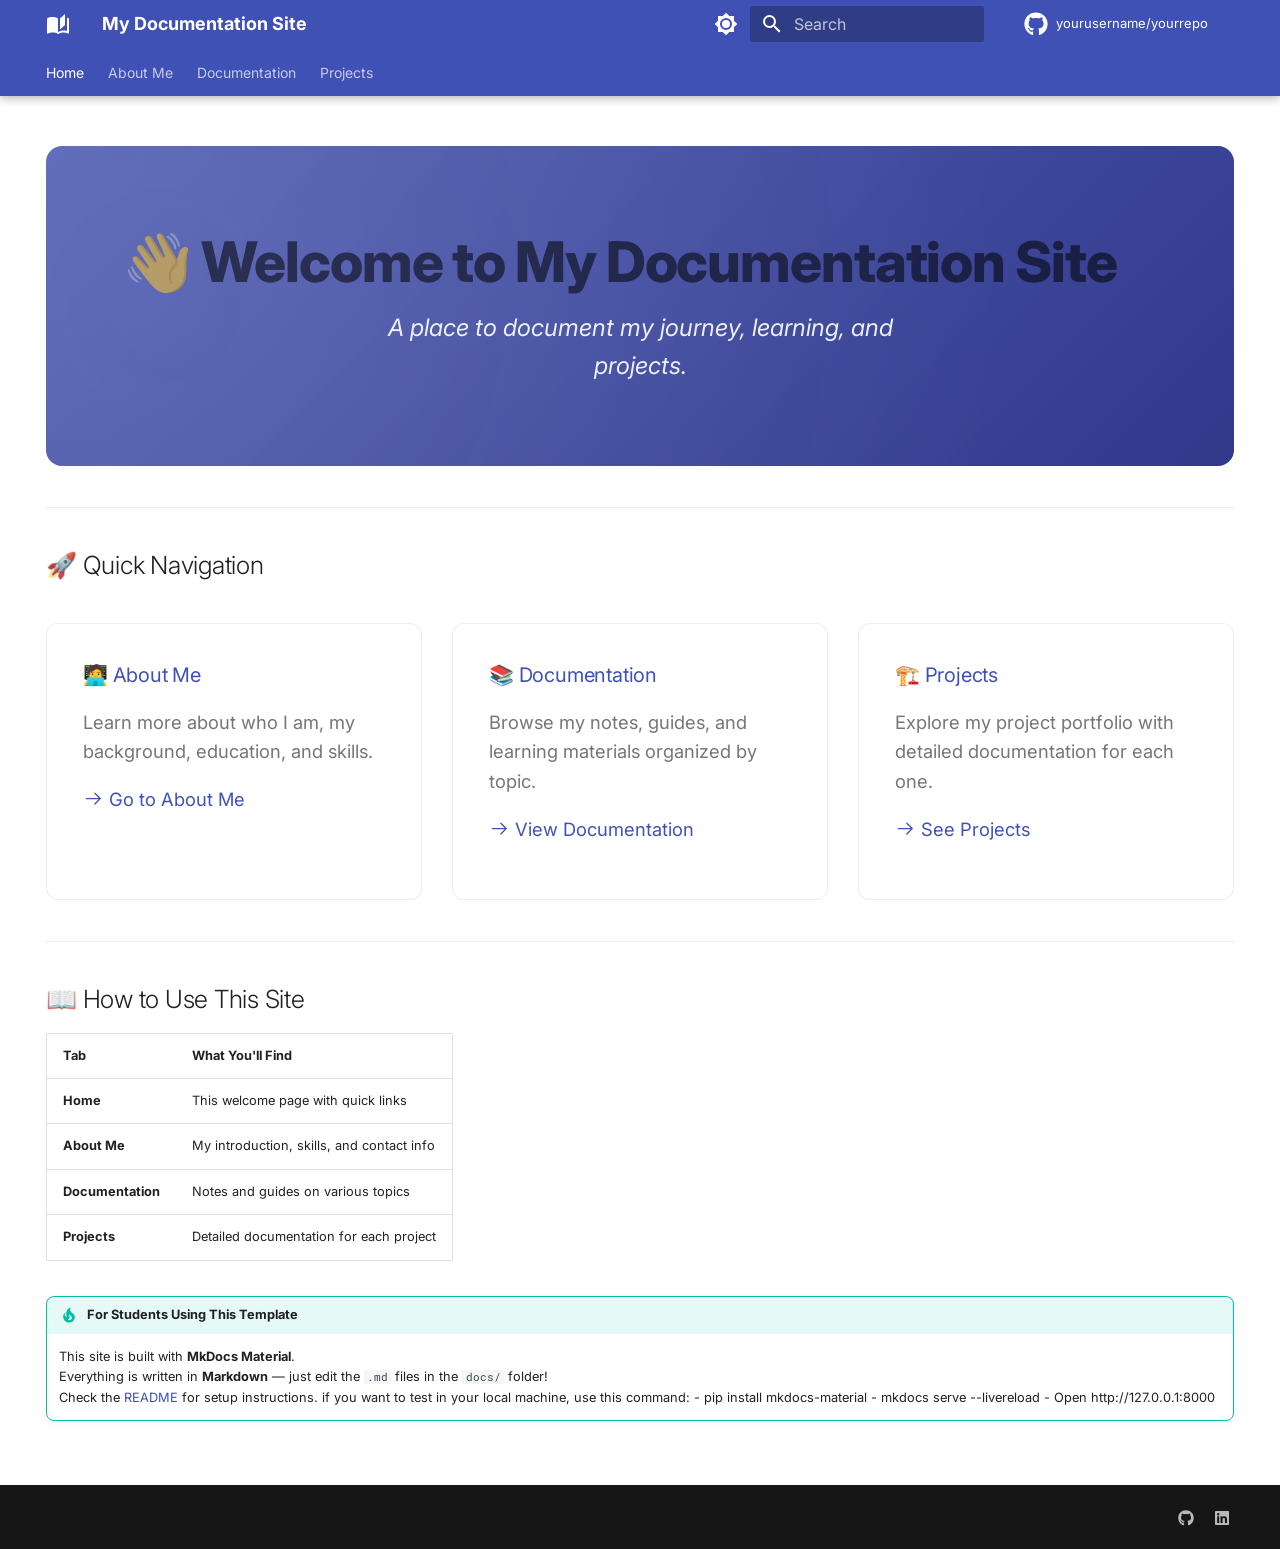
<file: index.html>
<!doctype html>
<html lang="en" class="no-js">
  <head>
    
      <meta charset="utf-8">
      <meta name="viewport" content="width=device-width,initial-scale=1">
      
        <meta name="description" content="A personal documentation site for showcasing work, learning, and projects.">
      
      
        <meta name="author" content="Your Name">
      
      
        <link rel="canonical" href="https://yourusername.github.io/yourrepo/">
      
      
      
        <link rel="next" href="about/">
      
      
        
      
      
      <link rel="icon" href="assets/images/favicon.png">
      <meta name="generator" content="mkdocs-1.6.1, mkdocs-material-9.7.6">
    
    
      
        <title>Welcome - My Documentation Site</title>
      
    
    
      <link rel="stylesheet" href="assets/stylesheets/main.484c7ddc.min.css">
      
        
        <link rel="stylesheet" href="assets/stylesheets/palette.ab4e12ef.min.css">
      
      


    
    
      
    
    
      
        
        
        <link rel="preconnect" href="https://fonts.gstatic.com" crossorigin>
        <link rel="stylesheet" href="https://fonts.googleapis.com/css?family=Inter:300,300i,400,400i,700,700i%7CRoboto+Mono:400,400i,700,700i&display=fallback">
        <style>:root{--md-text-font:"Inter";--md-code-font:"Roboto Mono"}</style>
      
    
    
      <link rel="stylesheet" href="stylesheets/extra.css">
    
    <script>__md_scope=new URL(".",location),__md_hash=e=>[...e].reduce(((e,_)=>(e<<5)-e+_.charCodeAt(0)),0),__md_get=(e,_=localStorage,t=__md_scope)=>JSON.parse(_.getItem(t.pathname+"."+e)),__md_set=(e,_,t=localStorage,a=__md_scope)=>{try{t.setItem(a.pathname+"."+e,JSON.stringify(_))}catch(e){}}</script>
    
      

    
    
  </head>
  
  
    
    
      
    
    
    
    
    <body dir="ltr" data-md-color-scheme="default" data-md-color-primary="indigo" data-md-color-accent="teal">
  
    
    <input class="md-toggle" data-md-toggle="drawer" type="checkbox" id="__drawer" autocomplete="off">
    <input class="md-toggle" data-md-toggle="search" type="checkbox" id="__search" autocomplete="off">
    <label class="md-overlay" for="__drawer"></label>
    <div data-md-component="skip">
      
        
        <a href="#welcome-to-my-documentation-site" class="md-skip">
          Skip to content
        </a>
      
    </div>
    <div data-md-component="announce">
      
    </div>
    
    
      

  

<header class="md-header md-header--shadow md-header--lifted" data-md-component="header">
  <nav class="md-header__inner md-grid" aria-label="Header">
    <a href="." title="My Documentation Site" class="md-header__button md-logo" aria-label="My Documentation Site" data-md-component="logo">
      
  
  <svg xmlns="http://www.w3.org/2000/svg" viewBox="0 0 24 24"><path d="m19 2-5 4.5v11l5-4.5zM6.5 5C4.55 5 2.45 5.4 1 6.5v14.66c0 .25.25.5.5.5.1 0 .15-.07.25-.07 1.35-.65 3.3-1.09 4.75-1.09 1.95 0 4.05.4 5.5 1.5 1.35-.85 3.8-1.5 5.5-1.5 1.65 0 3.35.31 4.75 1.06.1.05.15.03.25.03.25 0 .5-.25.5-.5V6.5c-.6-.45-1.25-.75-2-1V19c-1.1-.35-2.3-.5-3.5-.5-1.7 0-4.15.65-5.5 1.5V6.5C10.55 5.4 8.45 5 6.5 5"/></svg>

    </a>
    <label class="md-header__button md-icon" for="__drawer">
      
      <svg xmlns="http://www.w3.org/2000/svg" viewBox="0 0 24 24"><path d="M3 6h18v2H3zm0 5h18v2H3zm0 5h18v2H3z"/></svg>
    </label>
    <div class="md-header__title" data-md-component="header-title">
      <div class="md-header__ellipsis">
        <div class="md-header__topic">
          <span class="md-ellipsis">
            My Documentation Site
          </span>
        </div>
        <div class="md-header__topic" data-md-component="header-topic">
          <span class="md-ellipsis">
            
              Welcome
            
          </span>
        </div>
      </div>
    </div>
    
      
        <form class="md-header__option" data-md-component="palette">
  
    
    
    
    <input class="md-option" data-md-color-media="(prefers-color-scheme: light)" data-md-color-scheme="default" data-md-color-primary="indigo" data-md-color-accent="teal"  aria-label="Switch to dark mode"  type="radio" name="__palette" id="__palette_0">
    
      <label class="md-header__button md-icon" title="Switch to dark mode" for="__palette_1" hidden>
        <svg xmlns="http://www.w3.org/2000/svg" viewBox="0 0 24 24"><path d="M12 8a4 4 0 0 0-4 4 4 4 0 0 0 4 4 4 4 0 0 0 4-4 4 4 0 0 0-4-4m0 10a6 6 0 0 1-6-6 6 6 0 0 1 6-6 6 6 0 0 1 6 6 6 6 0 0 1-6 6m8-9.31V4h-4.69L12 .69 8.69 4H4v4.69L.69 12 4 15.31V20h4.69L12 23.31 15.31 20H20v-4.69L23.31 12z"/></svg>
      </label>
    
  
    
    
    
    <input class="md-option" data-md-color-media="(prefers-color-scheme: dark)" data-md-color-scheme="slate" data-md-color-primary="indigo" data-md-color-accent="teal"  aria-label="Switch to light mode"  type="radio" name="__palette" id="__palette_1">
    
      <label class="md-header__button md-icon" title="Switch to light mode" for="__palette_0" hidden>
        <svg xmlns="http://www.w3.org/2000/svg" viewBox="0 0 24 24"><path d="M12 18c-.89 0-1.74-.2-2.5-.55C11.56 16.5 13 14.42 13 12s-1.44-4.5-3.5-5.45C10.26 6.2 11.11 6 12 6a6 6 0 0 1 6 6 6 6 0 0 1-6 6m8-9.31V4h-4.69L12 .69 8.69 4H4v4.69L.69 12 4 15.31V20h4.69L12 23.31 15.31 20H20v-4.69L23.31 12z"/></svg>
      </label>
    
  
</form>
      
    
    
      <script>var palette=__md_get("__palette");if(palette&&palette.color){if("(prefers-color-scheme)"===palette.color.media){var media=matchMedia("(prefers-color-scheme: light)"),input=document.querySelector(media.matches?"[data-md-color-media='(prefers-color-scheme: light)']":"[data-md-color-media='(prefers-color-scheme: dark)']");palette.color.media=input.getAttribute("data-md-color-media"),palette.color.scheme=input.getAttribute("data-md-color-scheme"),palette.color.primary=input.getAttribute("data-md-color-primary"),palette.color.accent=input.getAttribute("data-md-color-accent")}for(var[key,value]of Object.entries(palette.color))document.body.setAttribute("data-md-color-"+key,value)}</script>
    
    
    
      
      
        <label class="md-header__button md-icon" for="__search">
          
          <svg xmlns="http://www.w3.org/2000/svg" viewBox="0 0 24 24"><path d="M9.5 3A6.5 6.5 0 0 1 16 9.5c0 1.61-.59 3.09-1.56 4.23l.27.27h.79l5 5-1.5 1.5-5-5v-.79l-.27-.27A6.52 6.52 0 0 1 9.5 16 6.5 6.5 0 0 1 3 9.5 6.5 6.5 0 0 1 9.5 3m0 2C7 5 5 7 5 9.5S7 14 9.5 14 14 12 14 9.5 12 5 9.5 5"/></svg>
        </label>
        <div class="md-search" data-md-component="search" role="dialog">
  <label class="md-search__overlay" for="__search"></label>
  <div class="md-search__inner" role="search">
    <form class="md-search__form" name="search">
      <input type="text" class="md-search__input" name="query" aria-label="Search" placeholder="Search" autocapitalize="off" autocorrect="off" autocomplete="off" spellcheck="false" data-md-component="search-query" required>
      <label class="md-search__icon md-icon" for="__search">
        
        <svg xmlns="http://www.w3.org/2000/svg" viewBox="0 0 24 24"><path d="M9.5 3A6.5 6.5 0 0 1 16 9.5c0 1.61-.59 3.09-1.56 4.23l.27.27h.79l5 5-1.5 1.5-5-5v-.79l-.27-.27A6.52 6.52 0 0 1 9.5 16 6.5 6.5 0 0 1 3 9.5 6.5 6.5 0 0 1 9.5 3m0 2C7 5 5 7 5 9.5S7 14 9.5 14 14 12 14 9.5 12 5 9.5 5"/></svg>
        
        <svg xmlns="http://www.w3.org/2000/svg" viewBox="0 0 24 24"><path d="M20 11v2H8l5.5 5.5-1.42 1.42L4.16 12l7.92-7.92L13.5 5.5 8 11z"/></svg>
      </label>
      <nav class="md-search__options" aria-label="Search">
        
        <button type="reset" class="md-search__icon md-icon" title="Clear" aria-label="Clear" tabindex="-1">
          
          <svg xmlns="http://www.w3.org/2000/svg" viewBox="0 0 24 24"><path d="M19 6.41 17.59 5 12 10.59 6.41 5 5 6.41 10.59 12 5 17.59 6.41 19 12 13.41 17.59 19 19 17.59 13.41 12z"/></svg>
        </button>
      </nav>
      
        <div class="md-search__suggest" data-md-component="search-suggest"></div>
      
    </form>
    <div class="md-search__output">
      <div class="md-search__scrollwrap" tabindex="0" data-md-scrollfix>
        <div class="md-search-result" data-md-component="search-result">
          <div class="md-search-result__meta">
            Initializing search
          </div>
          <ol class="md-search-result__list" role="presentation"></ol>
        </div>
      </div>
    </div>
  </div>
</div>
      
    
    
      <div class="md-header__source">
        <a href="https://github.com/yourusername/yourrepo" title="Go to repository" class="md-source" data-md-component="source">
  <div class="md-source__icon md-icon">
    
    <svg xmlns="http://www.w3.org/2000/svg" viewBox="0 0 512 512"><!--! Font Awesome Free 7.1.0 by @fontawesome - https://fontawesome.com License - https://fontawesome.com/license/free (Icons: CC BY 4.0, Fonts: SIL OFL 1.1, Code: MIT License) Copyright 2025 Fonticons, Inc.--><path d="M173.9 397.4c0 2-2.3 3.6-5.2 3.6-3.3.3-5.6-1.3-5.6-3.6 0-2 2.3-3.6 5.2-3.6 3-.3 5.6 1.3 5.6 3.6m-31.1-4.5c-.7 2 1.3 4.3 4.3 4.9 2.6 1 5.6 0 6.2-2s-1.3-4.3-4.3-5.2c-2.6-.7-5.5.3-6.2 2.3m44.2-1.7c-2.9.7-4.9 2.6-4.6 4.9.3 2 2.9 3.3 5.9 2.6 2.9-.7 4.9-2.6 4.6-4.6-.3-1.9-3-3.2-5.9-2.9M252.8 8C114.1 8 8 113.3 8 252c0 110.9 69.8 205.8 169.5 239.2 12.8 2.3 17.3-5.6 17.3-12.1 0-6.2-.3-40.4-.3-61.4 0 0-70 15-84.7-29.8 0 0-11.4-29.1-27.8-36.6 0 0-22.9-15.7 1.6-15.4 0 0 24.9 2 38.6 25.8 21.9 38.6 58.6 27.5 72.9 20.9 2.3-16 8.8-27.1 16-33.7-55.9-6.2-112.3-14.3-112.3-110.5 0-27.5 7.6-41.3 23.6-58.9-2.6-6.5-11.1-33.3 2.6-67.9 20.9-6.5 69 27 69 27 20-5.6 41.5-8.5 62.8-8.5s42.8 2.9 62.8 8.5c0 0 48.1-33.6 69-27 13.7 34.7 5.2 61.4 2.6 67.9 16 17.7 25.8 31.5 25.8 58.9 0 96.5-58.9 104.2-114.8 110.5 9.2 7.9 17 22.9 17 46.4 0 33.7-.3 75.4-.3 83.6 0 6.5 4.6 14.4 17.3 12.1C436.2 457.8 504 362.9 504 252 504 113.3 391.5 8 252.8 8M105.2 352.9c-1.3 1-1 3.3.7 5.2 1.6 1.6 3.9 2.3 5.2 1 1.3-1 1-3.3-.7-5.2-1.6-1.6-3.9-2.3-5.2-1m-10.8-8.1c-.7 1.3.3 2.9 2.3 3.9 1.6 1 3.6.7 4.3-.7.7-1.3-.3-2.9-2.3-3.9-2-.6-3.6-.3-4.3.7m32.4 35.6c-1.6 1.3-1 4.3 1.3 6.2 2.3 2.3 5.2 2.6 6.5 1 1.3-1.3.7-4.3-1.3-6.2-2.2-2.3-5.2-2.6-6.5-1m-11.4-14.7c-1.6 1-1.6 3.6 0 5.9s4.3 3.3 5.6 2.3c1.6-1.3 1.6-3.9 0-6.2-1.4-2.3-4-3.3-5.6-2"/></svg>
  </div>
  <div class="md-source__repository">
    yourusername/yourrepo
  </div>
</a>
      </div>
    
  </nav>
  
    
      
<nav class="md-tabs" aria-label="Tabs" data-md-component="tabs">
  <div class="md-grid">
    <ul class="md-tabs__list">
      
        
  
  
  
    
  
  
    
    
      <li class="md-tabs__item md-tabs__item--active">
        <a href="." class="md-tabs__link">
          
  
  
  Home

        </a>
      </li>
    
  

      
        
  
  
  
  
    
    
      <li class="md-tabs__item">
        <a href="about/" class="md-tabs__link">
          
  
  
  About Me

        </a>
      </li>
    
  

      
        
  
  
  
  
    
    
      <li class="md-tabs__item">
        <a href="documentation/" class="md-tabs__link">
          
  
  
  Documentation

        </a>
      </li>
    
  

      
        
  
  
  
  
    
    
      <li class="md-tabs__item">
        <a href="projects/" class="md-tabs__link">
          
  
  
  Projects

        </a>
      </li>
    
  

      
    </ul>
  </div>
</nav>
    
  
</header>
    
    <div class="md-container" data-md-component="container">
      
      
        
      
      <main class="md-main" data-md-component="main">
        <div class="md-main__inner md-grid">
          
            
              
                
              
              <div class="md-sidebar md-sidebar--primary" data-md-component="sidebar" data-md-type="navigation" hidden>
                <div class="md-sidebar__scrollwrap">
                  <div class="md-sidebar__inner">
                    


  


<nav class="md-nav md-nav--primary md-nav--lifted" aria-label="Navigation" data-md-level="0">
  <label class="md-nav__title" for="__drawer">
    <a href="." title="My Documentation Site" class="md-nav__button md-logo" aria-label="My Documentation Site" data-md-component="logo">
      
  
  <svg xmlns="http://www.w3.org/2000/svg" viewBox="0 0 24 24"><path d="m19 2-5 4.5v11l5-4.5zM6.5 5C4.55 5 2.45 5.4 1 6.5v14.66c0 .25.25.5.5.5.1 0 .15-.07.25-.07 1.35-.65 3.3-1.09 4.75-1.09 1.95 0 4.05.4 5.5 1.5 1.35-.85 3.8-1.5 5.5-1.5 1.65 0 3.35.31 4.75 1.06.1.05.15.03.25.03.25 0 .5-.25.5-.5V6.5c-.6-.45-1.25-.75-2-1V19c-1.1-.35-2.3-.5-3.5-.5-1.7 0-4.15.65-5.5 1.5V6.5C10.55 5.4 8.45 5 6.5 5"/></svg>

    </a>
    My Documentation Site
  </label>
  
    <div class="md-nav__source">
      <a href="https://github.com/yourusername/yourrepo" title="Go to repository" class="md-source" data-md-component="source">
  <div class="md-source__icon md-icon">
    
    <svg xmlns="http://www.w3.org/2000/svg" viewBox="0 0 512 512"><!--! Font Awesome Free 7.1.0 by @fontawesome - https://fontawesome.com License - https://fontawesome.com/license/free (Icons: CC BY 4.0, Fonts: SIL OFL 1.1, Code: MIT License) Copyright 2025 Fonticons, Inc.--><path d="M173.9 397.4c0 2-2.3 3.6-5.2 3.6-3.3.3-5.6-1.3-5.6-3.6 0-2 2.3-3.6 5.2-3.6 3-.3 5.6 1.3 5.6 3.6m-31.1-4.5c-.7 2 1.3 4.3 4.3 4.9 2.6 1 5.6 0 6.2-2s-1.3-4.3-4.3-5.2c-2.6-.7-5.5.3-6.2 2.3m44.2-1.7c-2.9.7-4.9 2.6-4.6 4.9.3 2 2.9 3.3 5.9 2.6 2.9-.7 4.9-2.6 4.6-4.6-.3-1.9-3-3.2-5.9-2.9M252.8 8C114.1 8 8 113.3 8 252c0 110.9 69.8 205.8 169.5 239.2 12.8 2.3 17.3-5.6 17.3-12.1 0-6.2-.3-40.4-.3-61.4 0 0-70 15-84.7-29.8 0 0-11.4-29.1-27.8-36.6 0 0-22.9-15.7 1.6-15.4 0 0 24.9 2 38.6 25.8 21.9 38.6 58.6 27.5 72.9 20.9 2.3-16 8.8-27.1 16-33.7-55.9-6.2-112.3-14.3-112.3-110.5 0-27.5 7.6-41.3 23.6-58.9-2.6-6.5-11.1-33.3 2.6-67.9 20.9-6.5 69 27 69 27 20-5.6 41.5-8.5 62.8-8.5s42.8 2.9 62.8 8.5c0 0 48.1-33.6 69-27 13.7 34.7 5.2 61.4 2.6 67.9 16 17.7 25.8 31.5 25.8 58.9 0 96.5-58.9 104.2-114.8 110.5 9.2 7.9 17 22.9 17 46.4 0 33.7-.3 75.4-.3 83.6 0 6.5 4.6 14.4 17.3 12.1C436.2 457.8 504 362.9 504 252 504 113.3 391.5 8 252.8 8M105.2 352.9c-1.3 1-1 3.3.7 5.2 1.6 1.6 3.9 2.3 5.2 1 1.3-1 1-3.3-.7-5.2-1.6-1.6-3.9-2.3-5.2-1m-10.8-8.1c-.7 1.3.3 2.9 2.3 3.9 1.6 1 3.6.7 4.3-.7.7-1.3-.3-2.9-2.3-3.9-2-.6-3.6-.3-4.3.7m32.4 35.6c-1.6 1.3-1 4.3 1.3 6.2 2.3 2.3 5.2 2.6 6.5 1 1.3-1.3.7-4.3-1.3-6.2-2.2-2.3-5.2-2.6-6.5-1m-11.4-14.7c-1.6 1-1.6 3.6 0 5.9s4.3 3.3 5.6 2.3c1.6-1.3 1.6-3.9 0-6.2-1.4-2.3-4-3.3-5.6-2"/></svg>
  </div>
  <div class="md-source__repository">
    yourusername/yourrepo
  </div>
</a>
    </div>
  
  <ul class="md-nav__list" data-md-scrollfix>
    
      
      
  
  
    
  
  
  
    
    
    
    
      
        
        
      
      
        
      
    
    
    <li class="md-nav__item md-nav__item--active md-nav__item--section md-nav__item--nested">
      
        
        
        <input class="md-nav__toggle md-toggle " type="checkbox" id="__nav_1" checked>
        
          
          <label class="md-nav__link" for="__nav_1" id="__nav_1_label" tabindex="">
            
  
  
  <span class="md-ellipsis">
    
  
    Home
  

    
  </span>
  
  

            <span class="md-nav__icon md-icon"></span>
          </label>
        
        <nav class="md-nav" data-md-level="1" aria-labelledby="__nav_1_label" aria-expanded="true">
          <label class="md-nav__title" for="__nav_1">
            <span class="md-nav__icon md-icon"></span>
            
  
    Home
  

          </label>
          <ul class="md-nav__list" data-md-scrollfix>
            
              
                
  
  
    
  
  
  
    <li class="md-nav__item md-nav__item--active">
      
      <input class="md-nav__toggle md-toggle" type="checkbox" id="__toc">
      
      
        
      
      
        <label class="md-nav__link md-nav__link--active" for="__toc">
          
  
  
  <span class="md-ellipsis">
    
  
    Welcome
  

    
  </span>
  
  

          <span class="md-nav__icon md-icon"></span>
        </label>
      
      <a href="." class="md-nav__link md-nav__link--active">
        
  
  
  <span class="md-ellipsis">
    
  
    Welcome
  

    
  </span>
  
  

      </a>
      
        

<nav class="md-nav md-nav--secondary" aria-label="Table of contents">
  
  
  
    
  
  
    <label class="md-nav__title" for="__toc">
      <span class="md-nav__icon md-icon"></span>
      Table of contents
    </label>
    <ul class="md-nav__list" data-md-component="toc" data-md-scrollfix>
      
        <li class="md-nav__item">
  <a href="#quick-navigation" class="md-nav__link">
    <span class="md-ellipsis">
      
        🚀 Quick Navigation
      
    </span>
  </a>
  
    <nav class="md-nav" aria-label="🚀 Quick Navigation">
      <ul class="md-nav__list">
        
          <li class="md-nav__item">
  <a href="#about-me" class="md-nav__link">
    <span class="md-ellipsis">
      
        🧑‍💻 About Me
      
    </span>
  </a>
  
</li>
        
          <li class="md-nav__item">
  <a href="#documentation" class="md-nav__link">
    <span class="md-ellipsis">
      
        📚 Documentation
      
    </span>
  </a>
  
</li>
        
          <li class="md-nav__item">
  <a href="#projects" class="md-nav__link">
    <span class="md-ellipsis">
      
        🏗️ Projects
      
    </span>
  </a>
  
</li>
        
      </ul>
    </nav>
  
</li>
      
        <li class="md-nav__item">
  <a href="#how-to-use-this-site" class="md-nav__link">
    <span class="md-ellipsis">
      
        📖 How to Use This Site
      
    </span>
  </a>
  
</li>
      
    </ul>
  
</nav>
      
    </li>
  

              
            
          </ul>
        </nav>
      
    </li>
  

    
      
      
  
  
  
  
    
    
    
    
      
      
        
      
    
    
    <li class="md-nav__item md-nav__item--nested">
      
        
        
          
        
        <input class="md-nav__toggle md-toggle md-toggle--indeterminate" type="checkbox" id="__nav_2" >
        
          
          <label class="md-nav__link" for="__nav_2" id="__nav_2_label" tabindex="0">
            
  
  
  <span class="md-ellipsis">
    
  
    About Me
  

    
  </span>
  
  

            <span class="md-nav__icon md-icon"></span>
          </label>
        
        <nav class="md-nav" data-md-level="1" aria-labelledby="__nav_2_label" aria-expanded="false">
          <label class="md-nav__title" for="__nav_2">
            <span class="md-nav__icon md-icon"></span>
            
  
    About Me
  

          </label>
          <ul class="md-nav__list" data-md-scrollfix>
            
              
                
  
  
  
  
    <li class="md-nav__item">
      <a href="about/" class="md-nav__link">
        
  
  
  <span class="md-ellipsis">
    
  
    Introduction
  

    
  </span>
  
  

      </a>
    </li>
  

              
            
          </ul>
        </nav>
      
    </li>
  

    
      
      
  
  
  
  
    
    
    
    
      
      
        
      
    
    
    <li class="md-nav__item md-nav__item--nested">
      
        
        
          
        
        <input class="md-nav__toggle md-toggle md-toggle--indeterminate" type="checkbox" id="__nav_3" >
        
          
          <label class="md-nav__link" for="__nav_3" id="__nav_3_label" tabindex="0">
            
  
  
  <span class="md-ellipsis">
    
  
    Documentation
  

    
  </span>
  
  

            <span class="md-nav__icon md-icon"></span>
          </label>
        
        <nav class="md-nav" data-md-level="1" aria-labelledby="__nav_3_label" aria-expanded="false">
          <label class="md-nav__title" for="__nav_3">
            <span class="md-nav__icon md-icon"></span>
            
  
    Documentation
  

          </label>
          <ul class="md-nav__list" data-md-scrollfix>
            
              
                
  
  
  
  
    <li class="md-nav__item">
      <a href="documentation/" class="md-nav__link">
        
  
  
  <span class="md-ellipsis">
    
  
    Overview
  

    
  </span>
  
  

      </a>
    </li>
  

              
            
              
                
  
  
  
  
    <li class="md-nav__item">
      <a href="documentation/github-deployment/" class="md-nav__link">
        
  
  
  <span class="md-ellipsis">
    
  
    Deploy to GitHub Pages
  

    
  </span>
  
  

      </a>
    </li>
  

              
            
              
                
  
  
  
  
    <li class="md-nav__item">
      <a href="documentation/expectation/" class="md-nav__link">
        
  
  
  <span class="md-ellipsis">
    
  
    Expectation and Roles
  

    
  </span>
  
  

      </a>
    </li>
  

              
            
              
                
  
  
  
  
    <li class="md-nav__item">
      <a href="documentation/getting-started/" class="md-nav__link">
        
  
  
  <span class="md-ellipsis">
    
  
    Getting Started Guide
  

    
  </span>
  
  

      </a>
    </li>
  

              
            
              
                
  
  
  
  
    <li class="md-nav__item">
      <a href="documentation/basic_simulation/" class="md-nav__link">
        
  
  
  <span class="md-ellipsis">
    
  
    Basic Simulation TinkerCad
  

    
  </span>
  
  

      </a>
    </li>
  

              
            
              
                
  
  
  
  
    <li class="md-nav__item">
      <a href="documentation/installation/" class="md-nav__link">
        
  
  
  <span class="md-ellipsis">
    
  
    Softwares
  

    
  </span>
  
  

      </a>
    </li>
  

              
            
              
                
  
  
  
  
    <li class="md-nav__item">
      <a href="documentation/led_blink/" class="md-nav__link">
        
  
  
  <span class="md-ellipsis">
    
  
    Blinking LED
  

    
  </span>
  
  

      </a>
    </li>
  

              
            
              
                
  
  
  
  
    <li class="md-nav__item">
      <a href="documentation/template/" class="md-nav__link">
        
  
  
  <span class="md-ellipsis">
    
  
    Blank Template
  

    
  </span>
  
  

      </a>
    </li>
  

              
            
              
                
  
  
  
  
    <li class="md-nav__item">
      <a href="documentation/3d_design/" class="md-nav__link">
        
  
  
  <span class="md-ellipsis">
    
  
    3D Designing
  

    
  </span>
  
  

      </a>
    </li>
  

              
            
          </ul>
        </nav>
      
    </li>
  

    
      
      
  
  
  
  
    
    
    
    
      
      
        
      
    
    
    <li class="md-nav__item md-nav__item--nested">
      
        
        
          
        
        <input class="md-nav__toggle md-toggle md-toggle--indeterminate" type="checkbox" id="__nav_4" >
        
          
          <label class="md-nav__link" for="__nav_4" id="__nav_4_label" tabindex="0">
            
  
  
  <span class="md-ellipsis">
    
  
    Projects
  

    
  </span>
  
  

            <span class="md-nav__icon md-icon"></span>
          </label>
        
        <nav class="md-nav" data-md-level="1" aria-labelledby="__nav_4_label" aria-expanded="false">
          <label class="md-nav__title" for="__nav_4">
            <span class="md-nav__icon md-icon"></span>
            
  
    Projects
  

          </label>
          <ul class="md-nav__list" data-md-scrollfix>
            
              
                
  
  
  
  
    <li class="md-nav__item">
      <a href="projects/" class="md-nav__link">
        
  
  
  <span class="md-ellipsis">
    
  
    Overview
  

    
  </span>
  
  

      </a>
    </li>
  

              
            
              
                
  
  
  
  
    <li class="md-nav__item">
      <a href="projects/project-template/" class="md-nav__link">
        
  
  
  <span class="md-ellipsis">
    
  
    Project Template
  

    
  </span>
  
  

      </a>
    </li>
  

              
            
          </ul>
        </nav>
      
    </li>
  

    
  </ul>
</nav>
                  </div>
                </div>
              </div>
            
            
              
                
              
              <div class="md-sidebar md-sidebar--secondary" data-md-component="sidebar" data-md-type="toc" hidden>
                <div class="md-sidebar__scrollwrap">
                  <div class="md-sidebar__inner">
                    

<nav class="md-nav md-nav--secondary" aria-label="Table of contents">
  
  
  
    
  
  
    <label class="md-nav__title" for="__toc">
      <span class="md-nav__icon md-icon"></span>
      Table of contents
    </label>
    <ul class="md-nav__list" data-md-component="toc" data-md-scrollfix>
      
        <li class="md-nav__item">
  <a href="#quick-navigation" class="md-nav__link">
    <span class="md-ellipsis">
      
        🚀 Quick Navigation
      
    </span>
  </a>
  
    <nav class="md-nav" aria-label="🚀 Quick Navigation">
      <ul class="md-nav__list">
        
          <li class="md-nav__item">
  <a href="#about-me" class="md-nav__link">
    <span class="md-ellipsis">
      
        🧑‍💻 About Me
      
    </span>
  </a>
  
</li>
        
          <li class="md-nav__item">
  <a href="#documentation" class="md-nav__link">
    <span class="md-ellipsis">
      
        📚 Documentation
      
    </span>
  </a>
  
</li>
        
          <li class="md-nav__item">
  <a href="#projects" class="md-nav__link">
    <span class="md-ellipsis">
      
        🏗️ Projects
      
    </span>
  </a>
  
</li>
        
      </ul>
    </nav>
  
</li>
      
        <li class="md-nav__item">
  <a href="#how-to-use-this-site" class="md-nav__link">
    <span class="md-ellipsis">
      
        📖 How to Use This Site
      
    </span>
  </a>
  
</li>
      
    </ul>
  
</nav>
                  </div>
                </div>
              </div>
            
          
          
            <div class="md-content" data-md-component="content">
              
              <article class="md-content__inner md-typeset">
                
                  
  



  
  


<!-- Hero Section -->
<!-- 👇 Replace YOUR_FILE_ID with your Google Drive image file ID -->
<div class="hero-section has-bg-image" style="background: linear-gradient(135deg, rgba(57,73,171,0.85), rgba(26,35,126,0.9)), url('https://drive.google.com/thumbnail?id=1XpVghCFdPBU_flmhSBTXg3IRLTQ4sQqi&amp;sz=w1600') center/cover no-repeat;">
<h1 id="welcome-to-my-documentation-site">👋 Welcome to My Documentation Site<a class="headerlink" href="#welcome-to-my-documentation-site" title="Permanent link">&para;</a></h1>
<p><em>A place to document my journey, learning, and projects.</em></p>
</div>
<hr />
<h2 id="quick-navigation">🚀 Quick Navigation<a class="headerlink" href="#quick-navigation" title="Permanent link">&para;</a></h2>
<div class="card-grid">
<div class="card">
<h3 id="about-me">🧑‍💻 About Me<a class="headerlink" href="#about-me" title="Permanent link">&para;</a></h3>
<p>Learn more about who I am, my background, education, and skills.</p>
<p><a href="about/"><span class="twemoji"><svg xmlns="http://www.w3.org/2000/svg" viewBox="0 0 24 24"><path d="M13.22 19.03a.75.75 0 0 1 0-1.06L18.19 13H3.75a.75.75 0 0 1 0-1.5h14.44l-4.97-4.97a.749.749 0 0 1 .326-1.275.75.75 0 0 1 .734.215l6.25 6.25a.75.75 0 0 1 0 1.06l-6.25 6.25a.75.75 0 0 1-1.06 0"/></svg></span> Go to About Me</a></p>
</div>
<div class="card">
<h3 id="documentation">📚 Documentation<a class="headerlink" href="#documentation" title="Permanent link">&para;</a></h3>
<p>Browse my notes, guides, and learning materials organized by topic.</p>
<p><a href="documentation/"><span class="twemoji"><svg xmlns="http://www.w3.org/2000/svg" viewBox="0 0 24 24"><path d="M13.22 19.03a.75.75 0 0 1 0-1.06L18.19 13H3.75a.75.75 0 0 1 0-1.5h14.44l-4.97-4.97a.749.749 0 0 1 .326-1.275.75.75 0 0 1 .734.215l6.25 6.25a.75.75 0 0 1 0 1.06l-6.25 6.25a.75.75 0 0 1-1.06 0"/></svg></span> View Documentation</a></p>
</div>
<div class="card">
<h3 id="projects">🏗️ Projects<a class="headerlink" href="#projects" title="Permanent link">&para;</a></h3>
<p>Explore my project portfolio with detailed documentation for each one.</p>
<p><a href="projects/"><span class="twemoji"><svg xmlns="http://www.w3.org/2000/svg" viewBox="0 0 24 24"><path d="M13.22 19.03a.75.75 0 0 1 0-1.06L18.19 13H3.75a.75.75 0 0 1 0-1.5h14.44l-4.97-4.97a.749.749 0 0 1 .326-1.275.75.75 0 0 1 .734.215l6.25 6.25a.75.75 0 0 1 0 1.06l-6.25 6.25a.75.75 0 0 1-1.06 0"/></svg></span> See Projects</a></p>
</div>
</div>
<hr />
<h2 id="how-to-use-this-site">📖 How to Use This Site<a class="headerlink" href="#how-to-use-this-site" title="Permanent link">&para;</a></h2>
<table>
<thead>
<tr>
<th>Tab</th>
<th>What You'll Find</th>
</tr>
</thead>
<tbody>
<tr>
<td><strong>Home</strong></td>
<td>This welcome page with quick links</td>
</tr>
<tr>
<td><strong>About Me</strong></td>
<td>My introduction, skills, and contact info</td>
</tr>
<tr>
<td><strong>Documentation</strong></td>
<td>Notes and guides on various topics</td>
</tr>
<tr>
<td><strong>Projects</strong></td>
<td>Detailed documentation for each project</td>
</tr>
</tbody>
</table>
<div class="admonition tip">
<p class="admonition-title">For Students Using This Template</p>
<p>This site is built with <strong>MkDocs Material</strong>.<br />
Everything is written in <strong>Markdown</strong> — just edit the <code>.md</code> files in the <code>docs/</code> folder!<br />
Check the <a href="https://github.com/yourusername/yourrepo">README</a> for setup instructions.
if you want to test in your local machine, use this command: 
- pip install mkdocs-material
- mkdocs serve --livereload
- Open http://127.0.0.1:8000</p>
</div>







  
  




  



                
              </article>
            </div>
          
          
  <script>var tabs=__md_get("__tabs");if(Array.isArray(tabs))e:for(var set of document.querySelectorAll(".tabbed-set")){var labels=set.querySelector(".tabbed-labels");for(var tab of tabs)for(var label of labels.getElementsByTagName("label"))if(label.innerText.trim()===tab){var input=document.getElementById(label.htmlFor);input.checked=!0;continue e}}</script>

<script>var target=document.getElementById(location.hash.slice(1));target&&target.name&&(target.checked=target.name.startsWith("__tabbed_"))</script>
        </div>
        
          <button type="button" class="md-top md-icon" data-md-component="top" hidden>
  
  <svg xmlns="http://www.w3.org/2000/svg" viewBox="0 0 24 24"><path d="M13 20h-2V8l-5.5 5.5-1.42-1.42L12 4.16l7.92 7.92-1.42 1.42L13 8z"/></svg>
  Back to top
</button>
        
      </main>
      
        <footer class="md-footer">
  
  <div class="md-footer-meta md-typeset">
    <div class="md-footer-meta__inner md-grid">
      <div class="md-copyright">
  
  
</div>
      
        
<div class="md-social">
  
    
    
    
    
    <a href="https://github.com/yourusername" target="_blank" rel="noopener" title="GitHub" class="md-social__link">
      <svg xmlns="http://www.w3.org/2000/svg" viewBox="0 0 512 512"><!--! Font Awesome Free 7.1.0 by @fontawesome - https://fontawesome.com License - https://fontawesome.com/license/free (Icons: CC BY 4.0, Fonts: SIL OFL 1.1, Code: MIT License) Copyright 2025 Fonticons, Inc.--><path d="M173.9 397.4c0 2-2.3 3.6-5.2 3.6-3.3.3-5.6-1.3-5.6-3.6 0-2 2.3-3.6 5.2-3.6 3-.3 5.6 1.3 5.6 3.6m-31.1-4.5c-.7 2 1.3 4.3 4.3 4.9 2.6 1 5.6 0 6.2-2s-1.3-4.3-4.3-5.2c-2.6-.7-5.5.3-6.2 2.3m44.2-1.7c-2.9.7-4.9 2.6-4.6 4.9.3 2 2.9 3.3 5.9 2.6 2.9-.7 4.9-2.6 4.6-4.6-.3-1.9-3-3.2-5.9-2.9M252.8 8C114.1 8 8 113.3 8 252c0 110.9 69.8 205.8 169.5 239.2 12.8 2.3 17.3-5.6 17.3-12.1 0-6.2-.3-40.4-.3-61.4 0 0-70 15-84.7-29.8 0 0-11.4-29.1-27.8-36.6 0 0-22.9-15.7 1.6-15.4 0 0 24.9 2 38.6 25.8 21.9 38.6 58.6 27.5 72.9 20.9 2.3-16 8.8-27.1 16-33.7-55.9-6.2-112.3-14.3-112.3-110.5 0-27.5 7.6-41.3 23.6-58.9-2.6-6.5-11.1-33.3 2.6-67.9 20.9-6.5 69 27 69 27 20-5.6 41.5-8.5 62.8-8.5s42.8 2.9 62.8 8.5c0 0 48.1-33.6 69-27 13.7 34.7 5.2 61.4 2.6 67.9 16 17.7 25.8 31.5 25.8 58.9 0 96.5-58.9 104.2-114.8 110.5 9.2 7.9 17 22.9 17 46.4 0 33.7-.3 75.4-.3 83.6 0 6.5 4.6 14.4 17.3 12.1C436.2 457.8 504 362.9 504 252 504 113.3 391.5 8 252.8 8M105.2 352.9c-1.3 1-1 3.3.7 5.2 1.6 1.6 3.9 2.3 5.2 1 1.3-1 1-3.3-.7-5.2-1.6-1.6-3.9-2.3-5.2-1m-10.8-8.1c-.7 1.3.3 2.9 2.3 3.9 1.6 1 3.6.7 4.3-.7.7-1.3-.3-2.9-2.3-3.9-2-.6-3.6-.3-4.3.7m32.4 35.6c-1.6 1.3-1 4.3 1.3 6.2 2.3 2.3 5.2 2.6 6.5 1 1.3-1.3.7-4.3-1.3-6.2-2.2-2.3-5.2-2.6-6.5-1m-11.4-14.7c-1.6 1-1.6 3.6 0 5.9s4.3 3.3 5.6 2.3c1.6-1.3 1.6-3.9 0-6.2-1.4-2.3-4-3.3-5.6-2"/></svg>
    </a>
  
    
    
    
    
    <a href="https://linkedin.com/in/yourusername" target="_blank" rel="noopener" title="LinkedIn" class="md-social__link">
      <svg xmlns="http://www.w3.org/2000/svg" viewBox="0 0 448 512"><!--! Font Awesome Free 7.1.0 by @fontawesome - https://fontawesome.com License - https://fontawesome.com/license/free (Icons: CC BY 4.0, Fonts: SIL OFL 1.1, Code: MIT License) Copyright 2025 Fonticons, Inc.--><path d="M416 32H31.9C14.3 32 0 46.5 0 64.3v383.4C0 465.5 14.3 480 31.9 480H416c17.6 0 32-14.5 32-32.3V64.3c0-17.8-14.4-32.3-32-32.3M135.4 416H69V202.2h66.5V416zM102.2 96a38.5 38.5 0 1 1 0 77 38.5 38.5 0 1 1 0-77m282.1 320h-66.4V312c0-24.8-.5-56.7-34.5-56.7-34.6 0-39.9 27-39.9 54.9V416h-66.4V202.2h63.7v29.2h.9c8.9-16.8 30.6-34.5 62.9-34.5 67.2 0 79.7 44.3 79.7 101.9z"/></svg>
    </a>
  
</div>
      
    </div>
  </div>
</footer>
      
    </div>
    <div class="md-dialog" data-md-component="dialog">
      <div class="md-dialog__inner md-typeset"></div>
    </div>
    
      <div class="md-progress" data-md-component="progress" role="progressbar"></div>
    
    
    
      
      
      <script id="__config" type="application/json">{"annotate": null, "base": ".", "features": ["navigation.tabs", "navigation.tabs.sticky", "navigation.sections", "navigation.expand", "navigation.top", "navigation.instant", "navigation.instant.progress", "search.suggest", "search.highlight", "content.code.copy", "content.tabs.link", "toc.follow"], "search": "assets/javascripts/workers/search.2c215733.min.js", "tags": null, "translations": {"clipboard.copied": "Copied to clipboard", "clipboard.copy": "Copy to clipboard", "search.result.more.one": "1 more on this page", "search.result.more.other": "# more on this page", "search.result.none": "No matching documents", "search.result.one": "1 matching document", "search.result.other": "# matching documents", "search.result.placeholder": "Type to start searching", "search.result.term.missing": "Missing", "select.version": "Select version"}, "version": null}</script>
    
    
      <script src="assets/javascripts/bundle.79ae519e.min.js"></script>
      
    
  </body>
</html>
</file>
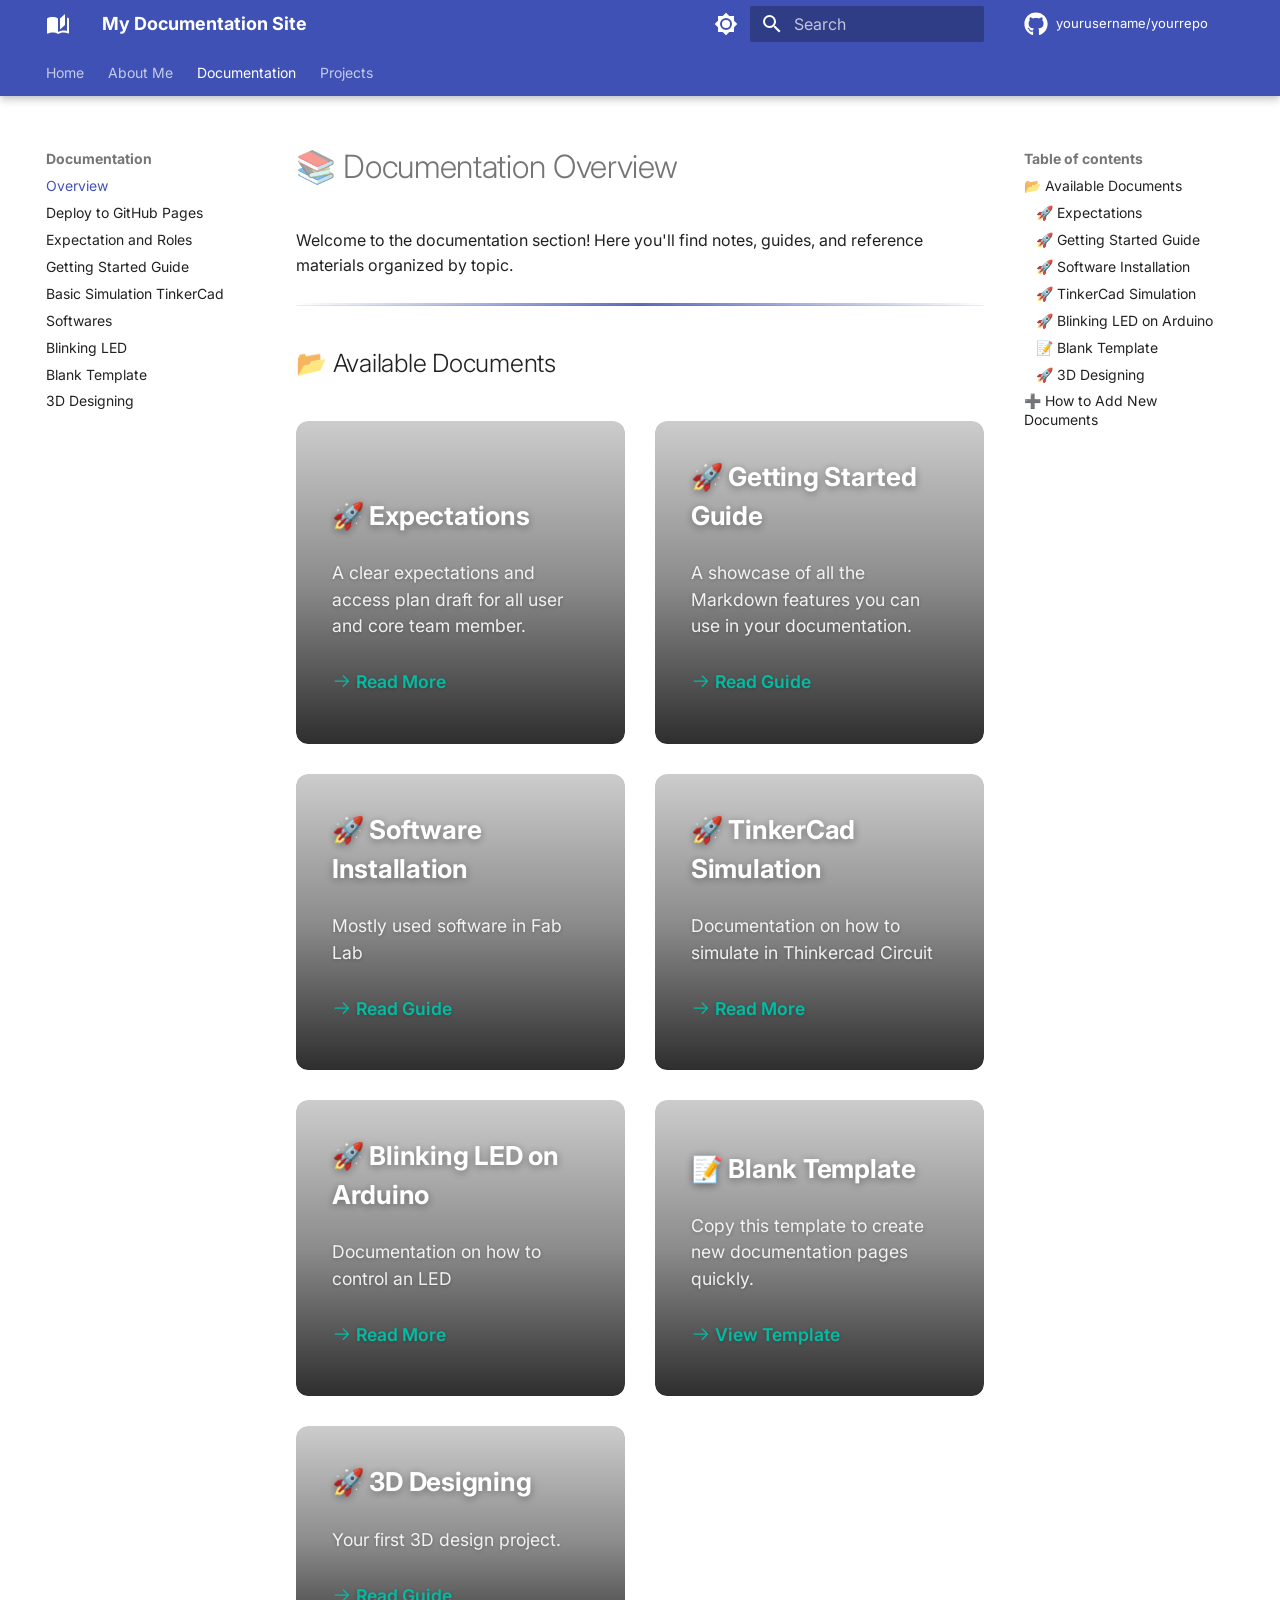
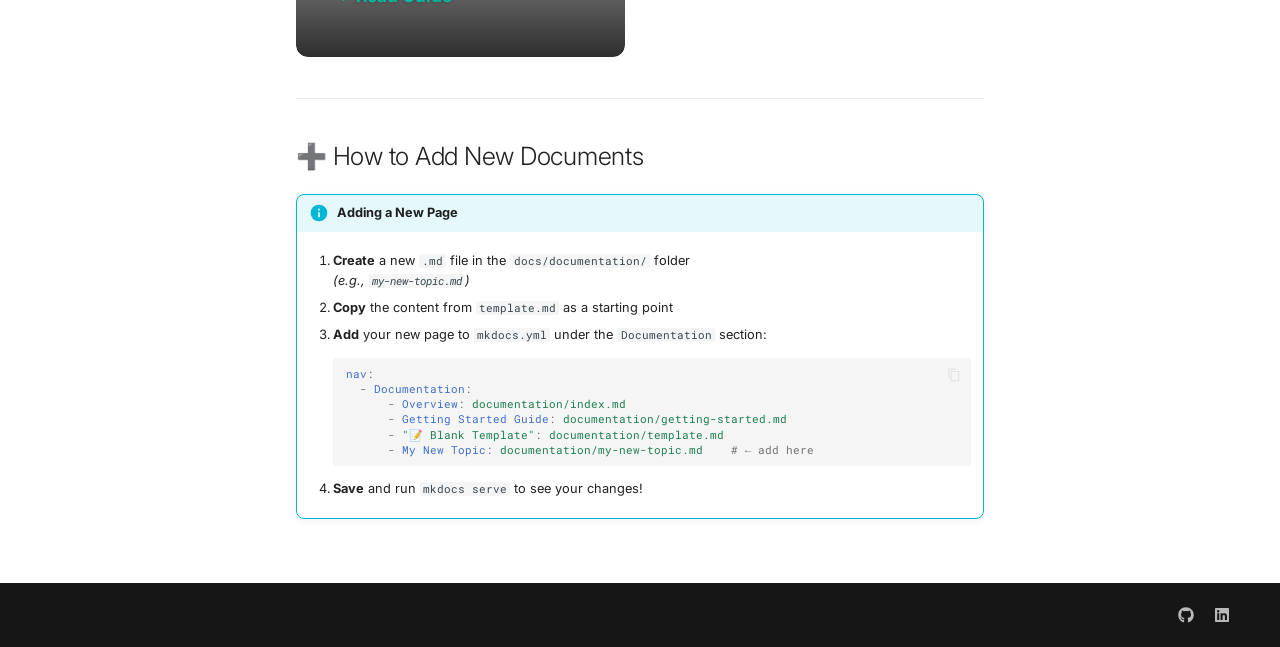
<file: documentation/index.html>
<!doctype html>
<html lang="en" class="no-js">
  <head>
    
      <meta charset="utf-8">
      <meta name="viewport" content="width=device-width,initial-scale=1">
      
        <meta name="description" content="A personal documentation site for showcasing work, learning, and projects.">
      
      
        <meta name="author" content="Your Name">
      
      
        <link rel="canonical" href="https://yourusername.github.io/yourrepo/documentation/">
      
      
        <link rel="prev" href="../about/">
      
      
        <link rel="next" href="github-deployment/">
      
      
        
      
      
      <link rel="icon" href="../assets/images/favicon.png">
      <meta name="generator" content="mkdocs-1.6.1, mkdocs-material-9.7.6">
    
    
      
        <title>Documentation - My Documentation Site</title>
      
    
    
      <link rel="stylesheet" href="../assets/stylesheets/main.484c7ddc.min.css">
      
        
        <link rel="stylesheet" href="../assets/stylesheets/palette.ab4e12ef.min.css">
      
      


    
    
      
    
    
      
        
        
        <link rel="preconnect" href="https://fonts.gstatic.com" crossorigin>
        <link rel="stylesheet" href="https://fonts.googleapis.com/css?family=Inter:300,300i,400,400i,700,700i%7CRoboto+Mono:400,400i,700,700i&display=fallback">
        <style>:root{--md-text-font:"Inter";--md-code-font:"Roboto Mono"}</style>
      
    
    
      <link rel="stylesheet" href="../stylesheets/extra.css">
    
    <script>__md_scope=new URL("..",location),__md_hash=e=>[...e].reduce(((e,_)=>(e<<5)-e+_.charCodeAt(0)),0),__md_get=(e,_=localStorage,t=__md_scope)=>JSON.parse(_.getItem(t.pathname+"."+e)),__md_set=(e,_,t=localStorage,a=__md_scope)=>{try{t.setItem(a.pathname+"."+e,JSON.stringify(_))}catch(e){}}</script>
    
      

    
    
  </head>
  
  
    
    
      
    
    
    
    
    <body dir="ltr" data-md-color-scheme="default" data-md-color-primary="indigo" data-md-color-accent="teal">
  
    
    <input class="md-toggle" data-md-toggle="drawer" type="checkbox" id="__drawer" autocomplete="off">
    <input class="md-toggle" data-md-toggle="search" type="checkbox" id="__search" autocomplete="off">
    <label class="md-overlay" for="__drawer"></label>
    <div data-md-component="skip">
      
        
        <a href="#documentation-overview" class="md-skip">
          Skip to content
        </a>
      
    </div>
    <div data-md-component="announce">
      
    </div>
    
    
      

  

<header class="md-header md-header--shadow md-header--lifted" data-md-component="header">
  <nav class="md-header__inner md-grid" aria-label="Header">
    <a href=".." title="My Documentation Site" class="md-header__button md-logo" aria-label="My Documentation Site" data-md-component="logo">
      
  
  <svg xmlns="http://www.w3.org/2000/svg" viewBox="0 0 24 24"><path d="m19 2-5 4.5v11l5-4.5zM6.5 5C4.55 5 2.45 5.4 1 6.5v14.66c0 .25.25.5.5.5.1 0 .15-.07.25-.07 1.35-.65 3.3-1.09 4.75-1.09 1.95 0 4.05.4 5.5 1.5 1.35-.85 3.8-1.5 5.5-1.5 1.65 0 3.35.31 4.75 1.06.1.05.15.03.25.03.25 0 .5-.25.5-.5V6.5c-.6-.45-1.25-.75-2-1V19c-1.1-.35-2.3-.5-3.5-.5-1.7 0-4.15.65-5.5 1.5V6.5C10.55 5.4 8.45 5 6.5 5"/></svg>

    </a>
    <label class="md-header__button md-icon" for="__drawer">
      
      <svg xmlns="http://www.w3.org/2000/svg" viewBox="0 0 24 24"><path d="M3 6h18v2H3zm0 5h18v2H3zm0 5h18v2H3z"/></svg>
    </label>
    <div class="md-header__title" data-md-component="header-title">
      <div class="md-header__ellipsis">
        <div class="md-header__topic">
          <span class="md-ellipsis">
            My Documentation Site
          </span>
        </div>
        <div class="md-header__topic" data-md-component="header-topic">
          <span class="md-ellipsis">
            
              Documentation
            
          </span>
        </div>
      </div>
    </div>
    
      
        <form class="md-header__option" data-md-component="palette">
  
    
    
    
    <input class="md-option" data-md-color-media="(prefers-color-scheme: light)" data-md-color-scheme="default" data-md-color-primary="indigo" data-md-color-accent="teal"  aria-label="Switch to dark mode"  type="radio" name="__palette" id="__palette_0">
    
      <label class="md-header__button md-icon" title="Switch to dark mode" for="__palette_1" hidden>
        <svg xmlns="http://www.w3.org/2000/svg" viewBox="0 0 24 24"><path d="M12 8a4 4 0 0 0-4 4 4 4 0 0 0 4 4 4 4 0 0 0 4-4 4 4 0 0 0-4-4m0 10a6 6 0 0 1-6-6 6 6 0 0 1 6-6 6 6 0 0 1 6 6 6 6 0 0 1-6 6m8-9.31V4h-4.69L12 .69 8.69 4H4v4.69L.69 12 4 15.31V20h4.69L12 23.31 15.31 20H20v-4.69L23.31 12z"/></svg>
      </label>
    
  
    
    
    
    <input class="md-option" data-md-color-media="(prefers-color-scheme: dark)" data-md-color-scheme="slate" data-md-color-primary="indigo" data-md-color-accent="teal"  aria-label="Switch to light mode"  type="radio" name="__palette" id="__palette_1">
    
      <label class="md-header__button md-icon" title="Switch to light mode" for="__palette_0" hidden>
        <svg xmlns="http://www.w3.org/2000/svg" viewBox="0 0 24 24"><path d="M12 18c-.89 0-1.74-.2-2.5-.55C11.56 16.5 13 14.42 13 12s-1.44-4.5-3.5-5.45C10.26 6.2 11.11 6 12 6a6 6 0 0 1 6 6 6 6 0 0 1-6 6m8-9.31V4h-4.69L12 .69 8.69 4H4v4.69L.69 12 4 15.31V20h4.69L12 23.31 15.31 20H20v-4.69L23.31 12z"/></svg>
      </label>
    
  
</form>
      
    
    
      <script>var palette=__md_get("__palette");if(palette&&palette.color){if("(prefers-color-scheme)"===palette.color.media){var media=matchMedia("(prefers-color-scheme: light)"),input=document.querySelector(media.matches?"[data-md-color-media='(prefers-color-scheme: light)']":"[data-md-color-media='(prefers-color-scheme: dark)']");palette.color.media=input.getAttribute("data-md-color-media"),palette.color.scheme=input.getAttribute("data-md-color-scheme"),palette.color.primary=input.getAttribute("data-md-color-primary"),palette.color.accent=input.getAttribute("data-md-color-accent")}for(var[key,value]of Object.entries(palette.color))document.body.setAttribute("data-md-color-"+key,value)}</script>
    
    
    
      
      
        <label class="md-header__button md-icon" for="__search">
          
          <svg xmlns="http://www.w3.org/2000/svg" viewBox="0 0 24 24"><path d="M9.5 3A6.5 6.5 0 0 1 16 9.5c0 1.61-.59 3.09-1.56 4.23l.27.27h.79l5 5-1.5 1.5-5-5v-.79l-.27-.27A6.52 6.52 0 0 1 9.5 16 6.5 6.5 0 0 1 3 9.5 6.5 6.5 0 0 1 9.5 3m0 2C7 5 5 7 5 9.5S7 14 9.5 14 14 12 14 9.5 12 5 9.5 5"/></svg>
        </label>
        <div class="md-search" data-md-component="search" role="dialog">
  <label class="md-search__overlay" for="__search"></label>
  <div class="md-search__inner" role="search">
    <form class="md-search__form" name="search">
      <input type="text" class="md-search__input" name="query" aria-label="Search" placeholder="Search" autocapitalize="off" autocorrect="off" autocomplete="off" spellcheck="false" data-md-component="search-query" required>
      <label class="md-search__icon md-icon" for="__search">
        
        <svg xmlns="http://www.w3.org/2000/svg" viewBox="0 0 24 24"><path d="M9.5 3A6.5 6.5 0 0 1 16 9.5c0 1.61-.59 3.09-1.56 4.23l.27.27h.79l5 5-1.5 1.5-5-5v-.79l-.27-.27A6.52 6.52 0 0 1 9.5 16 6.5 6.5 0 0 1 3 9.5 6.5 6.5 0 0 1 9.5 3m0 2C7 5 5 7 5 9.5S7 14 9.5 14 14 12 14 9.5 12 5 9.5 5"/></svg>
        
        <svg xmlns="http://www.w3.org/2000/svg" viewBox="0 0 24 24"><path d="M20 11v2H8l5.5 5.5-1.42 1.42L4.16 12l7.92-7.92L13.5 5.5 8 11z"/></svg>
      </label>
      <nav class="md-search__options" aria-label="Search">
        
        <button type="reset" class="md-search__icon md-icon" title="Clear" aria-label="Clear" tabindex="-1">
          
          <svg xmlns="http://www.w3.org/2000/svg" viewBox="0 0 24 24"><path d="M19 6.41 17.59 5 12 10.59 6.41 5 5 6.41 10.59 12 5 17.59 6.41 19 12 13.41 17.59 19 19 17.59 13.41 12z"/></svg>
        </button>
      </nav>
      
        <div class="md-search__suggest" data-md-component="search-suggest"></div>
      
    </form>
    <div class="md-search__output">
      <div class="md-search__scrollwrap" tabindex="0" data-md-scrollfix>
        <div class="md-search-result" data-md-component="search-result">
          <div class="md-search-result__meta">
            Initializing search
          </div>
          <ol class="md-search-result__list" role="presentation"></ol>
        </div>
      </div>
    </div>
  </div>
</div>
      
    
    
      <div class="md-header__source">
        <a href="https://github.com/yourusername/yourrepo" title="Go to repository" class="md-source" data-md-component="source">
  <div class="md-source__icon md-icon">
    
    <svg xmlns="http://www.w3.org/2000/svg" viewBox="0 0 512 512"><!--! Font Awesome Free 7.1.0 by @fontawesome - https://fontawesome.com License - https://fontawesome.com/license/free (Icons: CC BY 4.0, Fonts: SIL OFL 1.1, Code: MIT License) Copyright 2025 Fonticons, Inc.--><path d="M173.9 397.4c0 2-2.3 3.6-5.2 3.6-3.3.3-5.6-1.3-5.6-3.6 0-2 2.3-3.6 5.2-3.6 3-.3 5.6 1.3 5.6 3.6m-31.1-4.5c-.7 2 1.3 4.3 4.3 4.9 2.6 1 5.6 0 6.2-2s-1.3-4.3-4.3-5.2c-2.6-.7-5.5.3-6.2 2.3m44.2-1.7c-2.9.7-4.9 2.6-4.6 4.9.3 2 2.9 3.3 5.9 2.6 2.9-.7 4.9-2.6 4.6-4.6-.3-1.9-3-3.2-5.9-2.9M252.8 8C114.1 8 8 113.3 8 252c0 110.9 69.8 205.8 169.5 239.2 12.8 2.3 17.3-5.6 17.3-12.1 0-6.2-.3-40.4-.3-61.4 0 0-70 15-84.7-29.8 0 0-11.4-29.1-27.8-36.6 0 0-22.9-15.7 1.6-15.4 0 0 24.9 2 38.6 25.8 21.9 38.6 58.6 27.5 72.9 20.9 2.3-16 8.8-27.1 16-33.7-55.9-6.2-112.3-14.3-112.3-110.5 0-27.5 7.6-41.3 23.6-58.9-2.6-6.5-11.1-33.3 2.6-67.9 20.9-6.5 69 27 69 27 20-5.6 41.5-8.5 62.8-8.5s42.8 2.9 62.8 8.5c0 0 48.1-33.6 69-27 13.7 34.7 5.2 61.4 2.6 67.9 16 17.7 25.8 31.5 25.8 58.9 0 96.5-58.9 104.2-114.8 110.5 9.2 7.9 17 22.9 17 46.4 0 33.7-.3 75.4-.3 83.6 0 6.5 4.6 14.4 17.3 12.1C436.2 457.8 504 362.9 504 252 504 113.3 391.5 8 252.8 8M105.2 352.9c-1.3 1-1 3.3.7 5.2 1.6 1.6 3.9 2.3 5.2 1 1.3-1 1-3.3-.7-5.2-1.6-1.6-3.9-2.3-5.2-1m-10.8-8.1c-.7 1.3.3 2.9 2.3 3.9 1.6 1 3.6.7 4.3-.7.7-1.3-.3-2.9-2.3-3.9-2-.6-3.6-.3-4.3.7m32.4 35.6c-1.6 1.3-1 4.3 1.3 6.2 2.3 2.3 5.2 2.6 6.5 1 1.3-1.3.7-4.3-1.3-6.2-2.2-2.3-5.2-2.6-6.5-1m-11.4-14.7c-1.6 1-1.6 3.6 0 5.9s4.3 3.3 5.6 2.3c1.6-1.3 1.6-3.9 0-6.2-1.4-2.3-4-3.3-5.6-2"/></svg>
  </div>
  <div class="md-source__repository">
    yourusername/yourrepo
  </div>
</a>
      </div>
    
  </nav>
  
    
      
<nav class="md-tabs" aria-label="Tabs" data-md-component="tabs">
  <div class="md-grid">
    <ul class="md-tabs__list">
      
        
  
  
  
  
    
    
      <li class="md-tabs__item">
        <a href=".." class="md-tabs__link">
          
  
  
  Home

        </a>
      </li>
    
  

      
        
  
  
  
  
    
    
      <li class="md-tabs__item">
        <a href="../about/" class="md-tabs__link">
          
  
  
  About Me

        </a>
      </li>
    
  

      
        
  
  
  
    
  
  
    
    
      <li class="md-tabs__item md-tabs__item--active">
        <a href="./" class="md-tabs__link">
          
  
  
  Documentation

        </a>
      </li>
    
  

      
        
  
  
  
  
    
    
      <li class="md-tabs__item">
        <a href="../projects/" class="md-tabs__link">
          
  
  
  Projects

        </a>
      </li>
    
  

      
    </ul>
  </div>
</nav>
    
  
</header>
    
    <div class="md-container" data-md-component="container">
      
      
        
      
      <main class="md-main" data-md-component="main">
        <div class="md-main__inner md-grid">
          
            
              
              <div class="md-sidebar md-sidebar--primary" data-md-component="sidebar" data-md-type="navigation" >
                <div class="md-sidebar__scrollwrap">
                  <div class="md-sidebar__inner">
                    


  


<nav class="md-nav md-nav--primary md-nav--lifted" aria-label="Navigation" data-md-level="0">
  <label class="md-nav__title" for="__drawer">
    <a href=".." title="My Documentation Site" class="md-nav__button md-logo" aria-label="My Documentation Site" data-md-component="logo">
      
  
  <svg xmlns="http://www.w3.org/2000/svg" viewBox="0 0 24 24"><path d="m19 2-5 4.5v11l5-4.5zM6.5 5C4.55 5 2.45 5.4 1 6.5v14.66c0 .25.25.5.5.5.1 0 .15-.07.25-.07 1.35-.65 3.3-1.09 4.75-1.09 1.95 0 4.05.4 5.5 1.5 1.35-.85 3.8-1.5 5.5-1.5 1.65 0 3.35.31 4.75 1.06.1.05.15.03.25.03.25 0 .5-.25.5-.5V6.5c-.6-.45-1.25-.75-2-1V19c-1.1-.35-2.3-.5-3.5-.5-1.7 0-4.15.65-5.5 1.5V6.5C10.55 5.4 8.45 5 6.5 5"/></svg>

    </a>
    My Documentation Site
  </label>
  
    <div class="md-nav__source">
      <a href="https://github.com/yourusername/yourrepo" title="Go to repository" class="md-source" data-md-component="source">
  <div class="md-source__icon md-icon">
    
    <svg xmlns="http://www.w3.org/2000/svg" viewBox="0 0 512 512"><!--! Font Awesome Free 7.1.0 by @fontawesome - https://fontawesome.com License - https://fontawesome.com/license/free (Icons: CC BY 4.0, Fonts: SIL OFL 1.1, Code: MIT License) Copyright 2025 Fonticons, Inc.--><path d="M173.9 397.4c0 2-2.3 3.6-5.2 3.6-3.3.3-5.6-1.3-5.6-3.6 0-2 2.3-3.6 5.2-3.6 3-.3 5.6 1.3 5.6 3.6m-31.1-4.5c-.7 2 1.3 4.3 4.3 4.9 2.6 1 5.6 0 6.2-2s-1.3-4.3-4.3-5.2c-2.6-.7-5.5.3-6.2 2.3m44.2-1.7c-2.9.7-4.9 2.6-4.6 4.9.3 2 2.9 3.3 5.9 2.6 2.9-.7 4.9-2.6 4.6-4.6-.3-1.9-3-3.2-5.9-2.9M252.8 8C114.1 8 8 113.3 8 252c0 110.9 69.8 205.8 169.5 239.2 12.8 2.3 17.3-5.6 17.3-12.1 0-6.2-.3-40.4-.3-61.4 0 0-70 15-84.7-29.8 0 0-11.4-29.1-27.8-36.6 0 0-22.9-15.7 1.6-15.4 0 0 24.9 2 38.6 25.8 21.9 38.6 58.6 27.5 72.9 20.9 2.3-16 8.8-27.1 16-33.7-55.9-6.2-112.3-14.3-112.3-110.5 0-27.5 7.6-41.3 23.6-58.9-2.6-6.5-11.1-33.3 2.6-67.9 20.9-6.5 69 27 69 27 20-5.6 41.5-8.5 62.8-8.5s42.8 2.9 62.8 8.5c0 0 48.1-33.6 69-27 13.7 34.7 5.2 61.4 2.6 67.9 16 17.7 25.8 31.5 25.8 58.9 0 96.5-58.9 104.2-114.8 110.5 9.2 7.9 17 22.9 17 46.4 0 33.7-.3 75.4-.3 83.6 0 6.5 4.6 14.4 17.3 12.1C436.2 457.8 504 362.9 504 252 504 113.3 391.5 8 252.8 8M105.2 352.9c-1.3 1-1 3.3.7 5.2 1.6 1.6 3.9 2.3 5.2 1 1.3-1 1-3.3-.7-5.2-1.6-1.6-3.9-2.3-5.2-1m-10.8-8.1c-.7 1.3.3 2.9 2.3 3.9 1.6 1 3.6.7 4.3-.7.7-1.3-.3-2.9-2.3-3.9-2-.6-3.6-.3-4.3.7m32.4 35.6c-1.6 1.3-1 4.3 1.3 6.2 2.3 2.3 5.2 2.6 6.5 1 1.3-1.3.7-4.3-1.3-6.2-2.2-2.3-5.2-2.6-6.5-1m-11.4-14.7c-1.6 1-1.6 3.6 0 5.9s4.3 3.3 5.6 2.3c1.6-1.3 1.6-3.9 0-6.2-1.4-2.3-4-3.3-5.6-2"/></svg>
  </div>
  <div class="md-source__repository">
    yourusername/yourrepo
  </div>
</a>
    </div>
  
  <ul class="md-nav__list" data-md-scrollfix>
    
      
      
  
  
  
  
    
    
    
    
      
      
        
      
    
    
    <li class="md-nav__item md-nav__item--nested">
      
        
        
          
        
        <input class="md-nav__toggle md-toggle md-toggle--indeterminate" type="checkbox" id="__nav_1" >
        
          
          <label class="md-nav__link" for="__nav_1" id="__nav_1_label" tabindex="0">
            
  
  
  <span class="md-ellipsis">
    
  
    Home
  

    
  </span>
  
  

            <span class="md-nav__icon md-icon"></span>
          </label>
        
        <nav class="md-nav" data-md-level="1" aria-labelledby="__nav_1_label" aria-expanded="false">
          <label class="md-nav__title" for="__nav_1">
            <span class="md-nav__icon md-icon"></span>
            
  
    Home
  

          </label>
          <ul class="md-nav__list" data-md-scrollfix>
            
              
                
  
  
  
  
    <li class="md-nav__item">
      <a href=".." class="md-nav__link">
        
  
  
  <span class="md-ellipsis">
    
  
    Welcome
  

    
  </span>
  
  

      </a>
    </li>
  

              
            
          </ul>
        </nav>
      
    </li>
  

    
      
      
  
  
  
  
    
    
    
    
      
      
        
      
    
    
    <li class="md-nav__item md-nav__item--nested">
      
        
        
          
        
        <input class="md-nav__toggle md-toggle md-toggle--indeterminate" type="checkbox" id="__nav_2" >
        
          
          <label class="md-nav__link" for="__nav_2" id="__nav_2_label" tabindex="0">
            
  
  
  <span class="md-ellipsis">
    
  
    About Me
  

    
  </span>
  
  

            <span class="md-nav__icon md-icon"></span>
          </label>
        
        <nav class="md-nav" data-md-level="1" aria-labelledby="__nav_2_label" aria-expanded="false">
          <label class="md-nav__title" for="__nav_2">
            <span class="md-nav__icon md-icon"></span>
            
  
    About Me
  

          </label>
          <ul class="md-nav__list" data-md-scrollfix>
            
              
                
  
  
  
  
    <li class="md-nav__item">
      <a href="../about/" class="md-nav__link">
        
  
  
  <span class="md-ellipsis">
    
  
    Introduction
  

    
  </span>
  
  

      </a>
    </li>
  

              
            
          </ul>
        </nav>
      
    </li>
  

    
      
      
  
  
    
  
  
  
    
    
    
    
      
        
        
      
      
        
      
    
    
    <li class="md-nav__item md-nav__item--active md-nav__item--section md-nav__item--nested">
      
        
        
        <input class="md-nav__toggle md-toggle " type="checkbox" id="__nav_3" checked>
        
          
          <label class="md-nav__link" for="__nav_3" id="__nav_3_label" tabindex="">
            
  
  
  <span class="md-ellipsis">
    
  
    Documentation
  

    
  </span>
  
  

            <span class="md-nav__icon md-icon"></span>
          </label>
        
        <nav class="md-nav" data-md-level="1" aria-labelledby="__nav_3_label" aria-expanded="true">
          <label class="md-nav__title" for="__nav_3">
            <span class="md-nav__icon md-icon"></span>
            
  
    Documentation
  

          </label>
          <ul class="md-nav__list" data-md-scrollfix>
            
              
                
  
  
    
  
  
  
    <li class="md-nav__item md-nav__item--active">
      
      <input class="md-nav__toggle md-toggle" type="checkbox" id="__toc">
      
      
        
      
      
        <label class="md-nav__link md-nav__link--active" for="__toc">
          
  
  
  <span class="md-ellipsis">
    
  
    Overview
  

    
  </span>
  
  

          <span class="md-nav__icon md-icon"></span>
        </label>
      
      <a href="./" class="md-nav__link md-nav__link--active">
        
  
  
  <span class="md-ellipsis">
    
  
    Overview
  

    
  </span>
  
  

      </a>
      
        

<nav class="md-nav md-nav--secondary" aria-label="Table of contents">
  
  
  
    
  
  
    <label class="md-nav__title" for="__toc">
      <span class="md-nav__icon md-icon"></span>
      Table of contents
    </label>
    <ul class="md-nav__list" data-md-component="toc" data-md-scrollfix>
      
        <li class="md-nav__item">
  <a href="#available-documents" class="md-nav__link">
    <span class="md-ellipsis">
      
        📂 Available Documents
      
    </span>
  </a>
  
    <nav class="md-nav" aria-label="📂 Available Documents">
      <ul class="md-nav__list">
        
          <li class="md-nav__item">
  <a href="#expectations" class="md-nav__link">
    <span class="md-ellipsis">
      
        🚀 Expectations
      
    </span>
  </a>
  
</li>
        
          <li class="md-nav__item">
  <a href="#getting-started-guide" class="md-nav__link">
    <span class="md-ellipsis">
      
        🚀 Getting Started Guide
      
    </span>
  </a>
  
</li>
        
          <li class="md-nav__item">
  <a href="#software-installation" class="md-nav__link">
    <span class="md-ellipsis">
      
        🚀 Software Installation
      
    </span>
  </a>
  
</li>
        
          <li class="md-nav__item">
  <a href="#tinkercad-simulation" class="md-nav__link">
    <span class="md-ellipsis">
      
        🚀 TinkerCad Simulation
      
    </span>
  </a>
  
</li>
        
          <li class="md-nav__item">
  <a href="#blinking-led-on-arduino" class="md-nav__link">
    <span class="md-ellipsis">
      
        🚀 Blinking LED on Arduino
      
    </span>
  </a>
  
</li>
        
          <li class="md-nav__item">
  <a href="#blank-template" class="md-nav__link">
    <span class="md-ellipsis">
      
        📝 Blank Template
      
    </span>
  </a>
  
</li>
        
          <li class="md-nav__item">
  <a href="#3d-designing" class="md-nav__link">
    <span class="md-ellipsis">
      
        🚀 3D Designing
      
    </span>
  </a>
  
</li>
        
      </ul>
    </nav>
  
</li>
      
        <li class="md-nav__item">
  <a href="#how-to-add-new-documents" class="md-nav__link">
    <span class="md-ellipsis">
      
        ➕ How to Add New Documents
      
    </span>
  </a>
  
</li>
      
    </ul>
  
</nav>
      
    </li>
  

              
            
              
                
  
  
  
  
    <li class="md-nav__item">
      <a href="github-deployment/" class="md-nav__link">
        
  
  
  <span class="md-ellipsis">
    
  
    Deploy to GitHub Pages
  

    
  </span>
  
  

      </a>
    </li>
  

              
            
              
                
  
  
  
  
    <li class="md-nav__item">
      <a href="expectation/" class="md-nav__link">
        
  
  
  <span class="md-ellipsis">
    
  
    Expectation and Roles
  

    
  </span>
  
  

      </a>
    </li>
  

              
            
              
                
  
  
  
  
    <li class="md-nav__item">
      <a href="getting-started/" class="md-nav__link">
        
  
  
  <span class="md-ellipsis">
    
  
    Getting Started Guide
  

    
  </span>
  
  

      </a>
    </li>
  

              
            
              
                
  
  
  
  
    <li class="md-nav__item">
      <a href="basic_simulation/" class="md-nav__link">
        
  
  
  <span class="md-ellipsis">
    
  
    Basic Simulation TinkerCad
  

    
  </span>
  
  

      </a>
    </li>
  

              
            
              
                
  
  
  
  
    <li class="md-nav__item">
      <a href="installation/" class="md-nav__link">
        
  
  
  <span class="md-ellipsis">
    
  
    Softwares
  

    
  </span>
  
  

      </a>
    </li>
  

              
            
              
                
  
  
  
  
    <li class="md-nav__item">
      <a href="led_blink/" class="md-nav__link">
        
  
  
  <span class="md-ellipsis">
    
  
    Blinking LED
  

    
  </span>
  
  

      </a>
    </li>
  

              
            
              
                
  
  
  
  
    <li class="md-nav__item">
      <a href="template/" class="md-nav__link">
        
  
  
  <span class="md-ellipsis">
    
  
    Blank Template
  

    
  </span>
  
  

      </a>
    </li>
  

              
            
              
                
  
  
  
  
    <li class="md-nav__item">
      <a href="3d_design/" class="md-nav__link">
        
  
  
  <span class="md-ellipsis">
    
  
    3D Designing
  

    
  </span>
  
  

      </a>
    </li>
  

              
            
          </ul>
        </nav>
      
    </li>
  

    
      
      
  
  
  
  
    
    
    
    
      
      
        
      
    
    
    <li class="md-nav__item md-nav__item--nested">
      
        
        
          
        
        <input class="md-nav__toggle md-toggle md-toggle--indeterminate" type="checkbox" id="__nav_4" >
        
          
          <label class="md-nav__link" for="__nav_4" id="__nav_4_label" tabindex="0">
            
  
  
  <span class="md-ellipsis">
    
  
    Projects
  

    
  </span>
  
  

            <span class="md-nav__icon md-icon"></span>
          </label>
        
        <nav class="md-nav" data-md-level="1" aria-labelledby="__nav_4_label" aria-expanded="false">
          <label class="md-nav__title" for="__nav_4">
            <span class="md-nav__icon md-icon"></span>
            
  
    Projects
  

          </label>
          <ul class="md-nav__list" data-md-scrollfix>
            
              
                
  
  
  
  
    <li class="md-nav__item">
      <a href="../projects/" class="md-nav__link">
        
  
  
  <span class="md-ellipsis">
    
  
    Overview
  

    
  </span>
  
  

      </a>
    </li>
  

              
            
              
                
  
  
  
  
    <li class="md-nav__item">
      <a href="../projects/project-template/" class="md-nav__link">
        
  
  
  <span class="md-ellipsis">
    
  
    Project Template
  

    
  </span>
  
  

      </a>
    </li>
  

              
            
          </ul>
        </nav>
      
    </li>
  

    
  </ul>
</nav>
                  </div>
                </div>
              </div>
            
            
              
              <div class="md-sidebar md-sidebar--secondary" data-md-component="sidebar" data-md-type="toc" >
                <div class="md-sidebar__scrollwrap">
                  <div class="md-sidebar__inner">
                    

<nav class="md-nav md-nav--secondary" aria-label="Table of contents">
  
  
  
    
  
  
    <label class="md-nav__title" for="__toc">
      <span class="md-nav__icon md-icon"></span>
      Table of contents
    </label>
    <ul class="md-nav__list" data-md-component="toc" data-md-scrollfix>
      
        <li class="md-nav__item">
  <a href="#available-documents" class="md-nav__link">
    <span class="md-ellipsis">
      
        📂 Available Documents
      
    </span>
  </a>
  
    <nav class="md-nav" aria-label="📂 Available Documents">
      <ul class="md-nav__list">
        
          <li class="md-nav__item">
  <a href="#expectations" class="md-nav__link">
    <span class="md-ellipsis">
      
        🚀 Expectations
      
    </span>
  </a>
  
</li>
        
          <li class="md-nav__item">
  <a href="#getting-started-guide" class="md-nav__link">
    <span class="md-ellipsis">
      
        🚀 Getting Started Guide
      
    </span>
  </a>
  
</li>
        
          <li class="md-nav__item">
  <a href="#software-installation" class="md-nav__link">
    <span class="md-ellipsis">
      
        🚀 Software Installation
      
    </span>
  </a>
  
</li>
        
          <li class="md-nav__item">
  <a href="#tinkercad-simulation" class="md-nav__link">
    <span class="md-ellipsis">
      
        🚀 TinkerCad Simulation
      
    </span>
  </a>
  
</li>
        
          <li class="md-nav__item">
  <a href="#blinking-led-on-arduino" class="md-nav__link">
    <span class="md-ellipsis">
      
        🚀 Blinking LED on Arduino
      
    </span>
  </a>
  
</li>
        
          <li class="md-nav__item">
  <a href="#blank-template" class="md-nav__link">
    <span class="md-ellipsis">
      
        📝 Blank Template
      
    </span>
  </a>
  
</li>
        
          <li class="md-nav__item">
  <a href="#3d-designing" class="md-nav__link">
    <span class="md-ellipsis">
      
        🚀 3D Designing
      
    </span>
  </a>
  
</li>
        
      </ul>
    </nav>
  
</li>
      
        <li class="md-nav__item">
  <a href="#how-to-add-new-documents" class="md-nav__link">
    <span class="md-ellipsis">
      
        ➕ How to Add New Documents
      
    </span>
  </a>
  
</li>
      
    </ul>
  
</nav>
                  </div>
                </div>
              </div>
            
          
          
            <div class="md-content" data-md-component="content">
              
              <article class="md-content__inner md-typeset">
                
                  


  
  


<h1 id="documentation-overview">📚 Documentation Overview<a class="headerlink" href="#documentation-overview" title="Permanent link">&para;</a></h1>
<p>Welcome to the documentation section! Here you'll find notes, guides, and reference
materials organized by topic.</p>
<hr class="section-divider">

<h2 id="available-documents">📂 Available Documents<a class="headerlink" href="#available-documents" title="Permanent link">&para;</a></h2>
<!-- ============================================================
     INSTRUCTIONS: Each doc-card uses a background image.
     Replace YOUR_FILE_ID with your Google Drive image File ID.
     To get the File ID: Share image → "Anyone with link" → copy
     the ID from the URL after /d/
     ============================================================ -->

<div class="card-grid">
<div class="doc-card" style="background-image: url('https://drive.google.com/thumbnail?id=1lJF64u4UmLNtrHdB5WT4IilpH4-UBSXz&amp;sz=w800');">
<h3 id="expectations">🚀 Expectations<a class="headerlink" href="#expectations" title="Permanent link">&para;</a></h3>
<p>A clear expectations and access plan draft for all user and core team member.</p>
<p><a href="expectation/"><span class="twemoji"><svg xmlns="http://www.w3.org/2000/svg" viewBox="0 0 24 24"><path d="M13.22 19.03a.75.75 0 0 1 0-1.06L18.19 13H3.75a.75.75 0 0 1 0-1.5h14.44l-4.97-4.97a.749.749 0 0 1 .326-1.275.75.75 0 0 1 .734.215l6.25 6.25a.75.75 0 0 1 0 1.06l-6.25 6.25a.75.75 0 0 1-1.06 0"/></svg></span> Read More</a></p>
</div>
<div class="doc-card" style="background-image: url('https://drive.google.com/thumbnail?id=1lGzZZEypeHQ6VM1ksoVQjZuw2TQ7mPaG&amp;sz=w800');">
<h3 id="getting-started-guide">🚀 Getting Started Guide<a class="headerlink" href="#getting-started-guide" title="Permanent link">&para;</a></h3>
<p>A showcase of all the Markdown features you can use in your documentation.</p>
<p><a href="getting-started/"><span class="twemoji"><svg xmlns="http://www.w3.org/2000/svg" viewBox="0 0 24 24"><path d="M13.22 19.03a.75.75 0 0 1 0-1.06L18.19 13H3.75a.75.75 0 0 1 0-1.5h14.44l-4.97-4.97a.749.749 0 0 1 .326-1.275.75.75 0 0 1 .734.215l6.25 6.25a.75.75 0 0 1 0 1.06l-6.25 6.25a.75.75 0 0 1-1.06 0"/></svg></span> Read Guide</a></p>
</div>
<div class="doc-card" style="background-image: url('https://drive.google.com/thumbnail?id=1Lj5d11XVvTUJN1gPjvFBOS0ZFoCAJX6v&amp;sz=w800');">
<h3 id="software-installation">🚀 Software Installation<a class="headerlink" href="#software-installation" title="Permanent link">&para;</a></h3>
<p>Mostly used software in Fab Lab</p>
<p><a href="installation/"><span class="twemoji"><svg xmlns="http://www.w3.org/2000/svg" viewBox="0 0 24 24"><path d="M13.22 19.03a.75.75 0 0 1 0-1.06L18.19 13H3.75a.75.75 0 0 1 0-1.5h14.44l-4.97-4.97a.749.749 0 0 1 .326-1.275.75.75 0 0 1 .734.215l6.25 6.25a.75.75 0 0 1 0 1.06l-6.25 6.25a.75.75 0 0 1-1.06 0"/></svg></span> Read Guide</a></p>
</div>
<div class="doc-card" style="background-image: url('https://gitlab.com/anithghalley/robotics_for_students/-/raw/main/Images/robotics_images/led_resistor_simulation.png?ref_type=heads');">
<h3 id="tinkercad-simulation">🚀 TinkerCad Simulation<a class="headerlink" href="#tinkercad-simulation" title="Permanent link">&para;</a></h3>
<p>Documentation on how to simulate in Thinkercad Circuit</p>
<p><a href="basic_simulation/"><span class="twemoji"><svg xmlns="http://www.w3.org/2000/svg" viewBox="0 0 24 24"><path d="M13.22 19.03a.75.75 0 0 1 0-1.06L18.19 13H3.75a.75.75 0 0 1 0-1.5h14.44l-4.97-4.97a.749.749 0 0 1 .326-1.275.75.75 0 0 1 .734.215l6.25 6.25a.75.75 0 0 1 0 1.06l-6.25 6.25a.75.75 0 0 1-1.06 0"/></svg></span> Read More</a></p>
</div>
<div class="doc-card" style="background-image: url('https://gitlab.com/anithghalley/robotics_for_students/-/raw/main/Images/robotics_images/resistance.png?ref_type=heads');">
<h3 id="blinking-led-on-arduino">🚀 Blinking LED on Arduino<a class="headerlink" href="#blinking-led-on-arduino" title="Permanent link">&para;</a></h3>
<p>Documentation on how to control an LED</p>
<p><a href="led_blink/"><span class="twemoji"><svg xmlns="http://www.w3.org/2000/svg" viewBox="0 0 24 24"><path d="M13.22 19.03a.75.75 0 0 1 0-1.06L18.19 13H3.75a.75.75 0 0 1 0-1.5h14.44l-4.97-4.97a.749.749 0 0 1 .326-1.275.75.75 0 0 1 .734.215l6.25 6.25a.75.75 0 0 1 0 1.06l-6.25 6.25a.75.75 0 0 1-1.06 0"/></svg></span> Read More</a></p>
</div>
<div class="doc-card" style="background-image: url('https://fabacademy.org/2025/labs/dgi/students/tsheyang-tshewang/images/week04/a_ide.jpg');">
<h3 id="blank-template">📝 Blank Template<a class="headerlink" href="#blank-template" title="Permanent link">&para;</a></h3>
<p>Copy this template to create new documentation pages quickly.</p>
<p><a href="template/"><span class="twemoji"><svg xmlns="http://www.w3.org/2000/svg" viewBox="0 0 24 24"><path d="M13.22 19.03a.75.75 0 0 1 0-1.06L18.19 13H3.75a.75.75 0 0 1 0-1.5h14.44l-4.97-4.97a.749.749 0 0 1 .326-1.275.75.75 0 0 1 .734.215l6.25 6.25a.75.75 0 0 1 0 1.06l-6.25 6.25a.75.75 0 0 1-1.06 0"/></svg></span> View Template</a></p>
</div>
<div class="doc-card" style="background-image: url('https://drive.google.com/thumbnail?id=YOUR_FILE_ID&amp;sz=w800');">
<h3 id="3d-designing">🚀 3D Designing<a class="headerlink" href="#3d-designing" title="Permanent link">&para;</a></h3>
<p>Your first 3D design project.</p>
<p><a href="3d_design/"><span class="twemoji"><svg xmlns="http://www.w3.org/2000/svg" viewBox="0 0 24 24"><path d="M13.22 19.03a.75.75 0 0 1 0-1.06L18.19 13H3.75a.75.75 0 0 1 0-1.5h14.44l-4.97-4.97a.749.749 0 0 1 .326-1.275.75.75 0 0 1 .734.215l6.25 6.25a.75.75 0 0 1 0 1.06l-6.25 6.25a.75.75 0 0 1-1.06 0"/></svg></span> Read Guide</a></p>
</div>
</div>
<hr />
<h2 id="how-to-add-new-documents">➕ How to Add New Documents<a class="headerlink" href="#how-to-add-new-documents" title="Permanent link">&para;</a></h2>
<div class="admonition info">
<p class="admonition-title">Adding a New Page</p>
<ol>
<li>
<p><strong>Create</strong> a new <code>.md</code> file in the <code>docs/documentation/</code> folder<br />
<em>(e.g., <code>my-new-topic.md</code>)</em></p>
</li>
<li>
<p><strong>Copy</strong> the content from <code>template.md</code> as a starting point</p>
</li>
<li>
<p><strong>Add</strong> your new page to <code>mkdocs.yml</code> under the <code>Documentation</code> section:</p>
<div class="language-yaml highlight"><pre><span></span><code><span id="__span-0-1"><a id="__codelineno-0-1" name="__codelineno-0-1" href="#__codelineno-0-1"></a><span class="nt">nav</span><span class="p">:</span>
</span><span id="__span-0-2"><a id="__codelineno-0-2" name="__codelineno-0-2" href="#__codelineno-0-2"></a><span class="w">  </span><span class="p p-Indicator">-</span><span class="w"> </span><span class="nt">Documentation</span><span class="p">:</span>
</span><span id="__span-0-3"><a id="__codelineno-0-3" name="__codelineno-0-3" href="#__codelineno-0-3"></a><span class="w">      </span><span class="p p-Indicator">-</span><span class="w"> </span><span class="nt">Overview</span><span class="p">:</span><span class="w"> </span><span class="l l-Scalar l-Scalar-Plain">documentation/index.md</span>
</span><span id="__span-0-4"><a id="__codelineno-0-4" name="__codelineno-0-4" href="#__codelineno-0-4"></a><span class="w">      </span><span class="p p-Indicator">-</span><span class="w"> </span><span class="nt">Getting Started Guide</span><span class="p">:</span><span class="w"> </span><span class="l l-Scalar l-Scalar-Plain">documentation/getting-started.md</span>
</span><span id="__span-0-5"><a id="__codelineno-0-5" name="__codelineno-0-5" href="#__codelineno-0-5"></a><span class="w">      </span><span class="p p-Indicator">-</span><span class="w"> </span><span class="s">&quot;📝</span><span class="nv"> </span><span class="s">Blank</span><span class="nv"> </span><span class="s">Template&quot;</span><span class="p p-Indicator">:</span><span class="w"> </span><span class="l l-Scalar l-Scalar-Plain">documentation/template.md</span>
</span><span id="__span-0-6"><a id="__codelineno-0-6" name="__codelineno-0-6" href="#__codelineno-0-6"></a><span class="w">      </span><span class="p p-Indicator">-</span><span class="w"> </span><span class="nt">My New Topic</span><span class="p">:</span><span class="w"> </span><span class="l l-Scalar l-Scalar-Plain">documentation/my-new-topic.md</span><span class="w">    </span><span class="c1"># ← add here</span>
</span></code></pre></div>
</li>
<li>
<p><strong>Save</strong> and run <code>mkdocs serve</code> to see your changes!</p>
</li>
</ol>
</div>







  
  






                
              </article>
            </div>
          
          
  <script>var tabs=__md_get("__tabs");if(Array.isArray(tabs))e:for(var set of document.querySelectorAll(".tabbed-set")){var labels=set.querySelector(".tabbed-labels");for(var tab of tabs)for(var label of labels.getElementsByTagName("label"))if(label.innerText.trim()===tab){var input=document.getElementById(label.htmlFor);input.checked=!0;continue e}}</script>

<script>var target=document.getElementById(location.hash.slice(1));target&&target.name&&(target.checked=target.name.startsWith("__tabbed_"))</script>
        </div>
        
          <button type="button" class="md-top md-icon" data-md-component="top" hidden>
  
  <svg xmlns="http://www.w3.org/2000/svg" viewBox="0 0 24 24"><path d="M13 20h-2V8l-5.5 5.5-1.42-1.42L12 4.16l7.92 7.92-1.42 1.42L13 8z"/></svg>
  Back to top
</button>
        
      </main>
      
        <footer class="md-footer">
  
  <div class="md-footer-meta md-typeset">
    <div class="md-footer-meta__inner md-grid">
      <div class="md-copyright">
  
  
</div>
      
        
<div class="md-social">
  
    
    
    
    
    <a href="https://github.com/yourusername" target="_blank" rel="noopener" title="GitHub" class="md-social__link">
      <svg xmlns="http://www.w3.org/2000/svg" viewBox="0 0 512 512"><!--! Font Awesome Free 7.1.0 by @fontawesome - https://fontawesome.com License - https://fontawesome.com/license/free (Icons: CC BY 4.0, Fonts: SIL OFL 1.1, Code: MIT License) Copyright 2025 Fonticons, Inc.--><path d="M173.9 397.4c0 2-2.3 3.6-5.2 3.6-3.3.3-5.6-1.3-5.6-3.6 0-2 2.3-3.6 5.2-3.6 3-.3 5.6 1.3 5.6 3.6m-31.1-4.5c-.7 2 1.3 4.3 4.3 4.9 2.6 1 5.6 0 6.2-2s-1.3-4.3-4.3-5.2c-2.6-.7-5.5.3-6.2 2.3m44.2-1.7c-2.9.7-4.9 2.6-4.6 4.9.3 2 2.9 3.3 5.9 2.6 2.9-.7 4.9-2.6 4.6-4.6-.3-1.9-3-3.2-5.9-2.9M252.8 8C114.1 8 8 113.3 8 252c0 110.9 69.8 205.8 169.5 239.2 12.8 2.3 17.3-5.6 17.3-12.1 0-6.2-.3-40.4-.3-61.4 0 0-70 15-84.7-29.8 0 0-11.4-29.1-27.8-36.6 0 0-22.9-15.7 1.6-15.4 0 0 24.9 2 38.6 25.8 21.9 38.6 58.6 27.5 72.9 20.9 2.3-16 8.8-27.1 16-33.7-55.9-6.2-112.3-14.3-112.3-110.5 0-27.5 7.6-41.3 23.6-58.9-2.6-6.5-11.1-33.3 2.6-67.9 20.9-6.5 69 27 69 27 20-5.6 41.5-8.5 62.8-8.5s42.8 2.9 62.8 8.5c0 0 48.1-33.6 69-27 13.7 34.7 5.2 61.4 2.6 67.9 16 17.7 25.8 31.5 25.8 58.9 0 96.5-58.9 104.2-114.8 110.5 9.2 7.9 17 22.9 17 46.4 0 33.7-.3 75.4-.3 83.6 0 6.5 4.6 14.4 17.3 12.1C436.2 457.8 504 362.9 504 252 504 113.3 391.5 8 252.8 8M105.2 352.9c-1.3 1-1 3.3.7 5.2 1.6 1.6 3.9 2.3 5.2 1 1.3-1 1-3.3-.7-5.2-1.6-1.6-3.9-2.3-5.2-1m-10.8-8.1c-.7 1.3.3 2.9 2.3 3.9 1.6 1 3.6.7 4.3-.7.7-1.3-.3-2.9-2.3-3.9-2-.6-3.6-.3-4.3.7m32.4 35.6c-1.6 1.3-1 4.3 1.3 6.2 2.3 2.3 5.2 2.6 6.5 1 1.3-1.3.7-4.3-1.3-6.2-2.2-2.3-5.2-2.6-6.5-1m-11.4-14.7c-1.6 1-1.6 3.6 0 5.9s4.3 3.3 5.6 2.3c1.6-1.3 1.6-3.9 0-6.2-1.4-2.3-4-3.3-5.6-2"/></svg>
    </a>
  
    
    
    
    
    <a href="https://linkedin.com/in/yourusername" target="_blank" rel="noopener" title="LinkedIn" class="md-social__link">
      <svg xmlns="http://www.w3.org/2000/svg" viewBox="0 0 448 512"><!--! Font Awesome Free 7.1.0 by @fontawesome - https://fontawesome.com License - https://fontawesome.com/license/free (Icons: CC BY 4.0, Fonts: SIL OFL 1.1, Code: MIT License) Copyright 2025 Fonticons, Inc.--><path d="M416 32H31.9C14.3 32 0 46.5 0 64.3v383.4C0 465.5 14.3 480 31.9 480H416c17.6 0 32-14.5 32-32.3V64.3c0-17.8-14.4-32.3-32-32.3M135.4 416H69V202.2h66.5V416zM102.2 96a38.5 38.5 0 1 1 0 77 38.5 38.5 0 1 1 0-77m282.1 320h-66.4V312c0-24.8-.5-56.7-34.5-56.7-34.6 0-39.9 27-39.9 54.9V416h-66.4V202.2h63.7v29.2h.9c8.9-16.8 30.6-34.5 62.9-34.5 67.2 0 79.7 44.3 79.7 101.9z"/></svg>
    </a>
  
</div>
      
    </div>
  </div>
</footer>
      
    </div>
    <div class="md-dialog" data-md-component="dialog">
      <div class="md-dialog__inner md-typeset"></div>
    </div>
    
      <div class="md-progress" data-md-component="progress" role="progressbar"></div>
    
    
    
      
      
      <script id="__config" type="application/json">{"annotate": null, "base": "..", "features": ["navigation.tabs", "navigation.tabs.sticky", "navigation.sections", "navigation.expand", "navigation.top", "navigation.instant", "navigation.instant.progress", "search.suggest", "search.highlight", "content.code.copy", "content.tabs.link", "toc.follow"], "search": "../assets/javascripts/workers/search.2c215733.min.js", "tags": null, "translations": {"clipboard.copied": "Copied to clipboard", "clipboard.copy": "Copy to clipboard", "search.result.more.one": "1 more on this page", "search.result.more.other": "# more on this page", "search.result.none": "No matching documents", "search.result.one": "1 matching document", "search.result.other": "# matching documents", "search.result.placeholder": "Type to start searching", "search.result.term.missing": "Missing", "select.version": "Select version"}, "version": null}</script>
    
    
      <script src="../assets/javascripts/bundle.79ae519e.min.js"></script>
      
    
  </body>
</html>
</file>
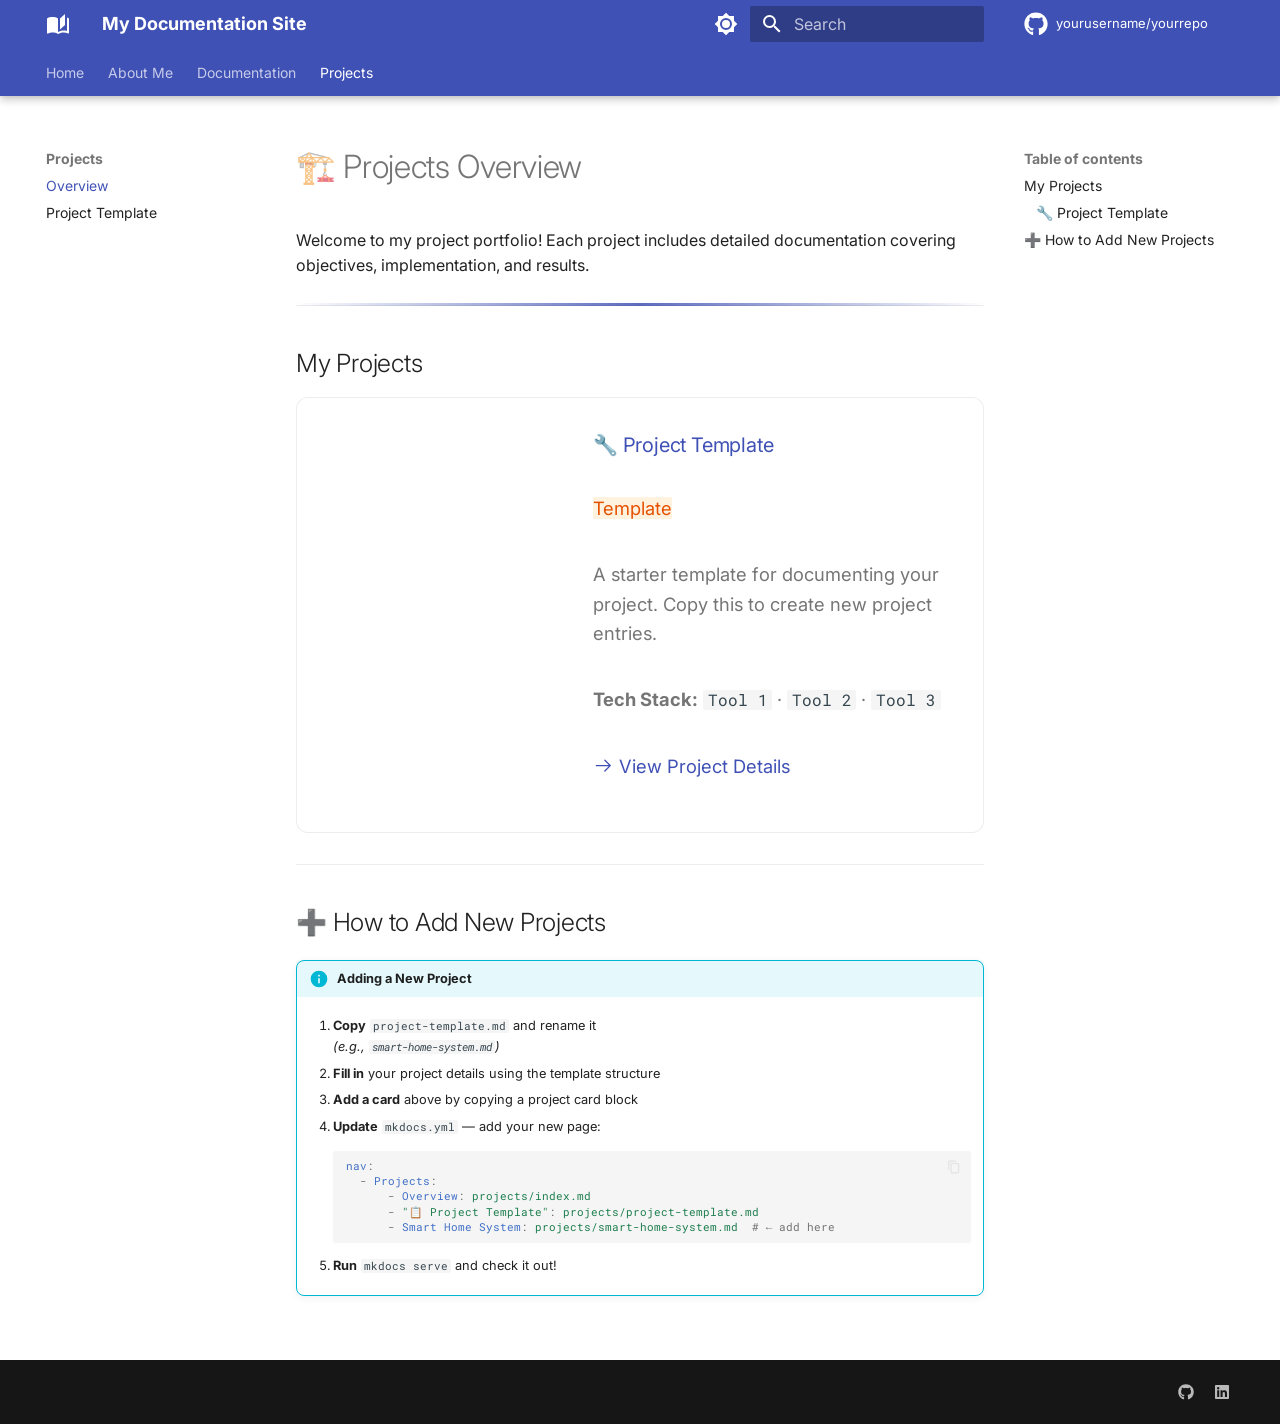
<file: projects/index.html>
<!doctype html>
<html lang="en" class="no-js">
  <head>
    
      <meta charset="utf-8">
      <meta name="viewport" content="width=device-width,initial-scale=1">
      
        <meta name="description" content="A personal documentation site for showcasing work, learning, and projects.">
      
      
        <meta name="author" content="Your Name">
      
      
        <link rel="canonical" href="https://yourusername.github.io/yourrepo/projects/">
      
      
        <link rel="prev" href="../documentation/3d_design/">
      
      
        <link rel="next" href="project-template/">
      
      
        
      
      
      <link rel="icon" href="../assets/images/favicon.png">
      <meta name="generator" content="mkdocs-1.6.1, mkdocs-material-9.7.6">
    
    
      
        <title>Projects - My Documentation Site</title>
      
    
    
      <link rel="stylesheet" href="../assets/stylesheets/main.484c7ddc.min.css">
      
        
        <link rel="stylesheet" href="../assets/stylesheets/palette.ab4e12ef.min.css">
      
      


    
    
      
    
    
      
        
        
        <link rel="preconnect" href="https://fonts.gstatic.com" crossorigin>
        <link rel="stylesheet" href="https://fonts.googleapis.com/css?family=Inter:300,300i,400,400i,700,700i%7CRoboto+Mono:400,400i,700,700i&display=fallback">
        <style>:root{--md-text-font:"Inter";--md-code-font:"Roboto Mono"}</style>
      
    
    
      <link rel="stylesheet" href="../stylesheets/extra.css">
    
    <script>__md_scope=new URL("..",location),__md_hash=e=>[...e].reduce(((e,_)=>(e<<5)-e+_.charCodeAt(0)),0),__md_get=(e,_=localStorage,t=__md_scope)=>JSON.parse(_.getItem(t.pathname+"."+e)),__md_set=(e,_,t=localStorage,a=__md_scope)=>{try{t.setItem(a.pathname+"."+e,JSON.stringify(_))}catch(e){}}</script>
    
      

    
    
  </head>
  
  
    
    
      
    
    
    
    
    <body dir="ltr" data-md-color-scheme="default" data-md-color-primary="indigo" data-md-color-accent="teal">
  
    
    <input class="md-toggle" data-md-toggle="drawer" type="checkbox" id="__drawer" autocomplete="off">
    <input class="md-toggle" data-md-toggle="search" type="checkbox" id="__search" autocomplete="off">
    <label class="md-overlay" for="__drawer"></label>
    <div data-md-component="skip">
      
        
        <a href="#projects-overview" class="md-skip">
          Skip to content
        </a>
      
    </div>
    <div data-md-component="announce">
      
    </div>
    
    
      

  

<header class="md-header md-header--shadow md-header--lifted" data-md-component="header">
  <nav class="md-header__inner md-grid" aria-label="Header">
    <a href=".." title="My Documentation Site" class="md-header__button md-logo" aria-label="My Documentation Site" data-md-component="logo">
      
  
  <svg xmlns="http://www.w3.org/2000/svg" viewBox="0 0 24 24"><path d="m19 2-5 4.5v11l5-4.5zM6.5 5C4.55 5 2.45 5.4 1 6.5v14.66c0 .25.25.5.5.5.1 0 .15-.07.25-.07 1.35-.65 3.3-1.09 4.75-1.09 1.95 0 4.05.4 5.5 1.5 1.35-.85 3.8-1.5 5.5-1.5 1.65 0 3.35.31 4.75 1.06.1.05.15.03.25.03.25 0 .5-.25.5-.5V6.5c-.6-.45-1.25-.75-2-1V19c-1.1-.35-2.3-.5-3.5-.5-1.7 0-4.15.65-5.5 1.5V6.5C10.55 5.4 8.45 5 6.5 5"/></svg>

    </a>
    <label class="md-header__button md-icon" for="__drawer">
      
      <svg xmlns="http://www.w3.org/2000/svg" viewBox="0 0 24 24"><path d="M3 6h18v2H3zm0 5h18v2H3zm0 5h18v2H3z"/></svg>
    </label>
    <div class="md-header__title" data-md-component="header-title">
      <div class="md-header__ellipsis">
        <div class="md-header__topic">
          <span class="md-ellipsis">
            My Documentation Site
          </span>
        </div>
        <div class="md-header__topic" data-md-component="header-topic">
          <span class="md-ellipsis">
            
              Projects
            
          </span>
        </div>
      </div>
    </div>
    
      
        <form class="md-header__option" data-md-component="palette">
  
    
    
    
    <input class="md-option" data-md-color-media="(prefers-color-scheme: light)" data-md-color-scheme="default" data-md-color-primary="indigo" data-md-color-accent="teal"  aria-label="Switch to dark mode"  type="radio" name="__palette" id="__palette_0">
    
      <label class="md-header__button md-icon" title="Switch to dark mode" for="__palette_1" hidden>
        <svg xmlns="http://www.w3.org/2000/svg" viewBox="0 0 24 24"><path d="M12 8a4 4 0 0 0-4 4 4 4 0 0 0 4 4 4 4 0 0 0 4-4 4 4 0 0 0-4-4m0 10a6 6 0 0 1-6-6 6 6 0 0 1 6-6 6 6 0 0 1 6 6 6 6 0 0 1-6 6m8-9.31V4h-4.69L12 .69 8.69 4H4v4.69L.69 12 4 15.31V20h4.69L12 23.31 15.31 20H20v-4.69L23.31 12z"/></svg>
      </label>
    
  
    
    
    
    <input class="md-option" data-md-color-media="(prefers-color-scheme: dark)" data-md-color-scheme="slate" data-md-color-primary="indigo" data-md-color-accent="teal"  aria-label="Switch to light mode"  type="radio" name="__palette" id="__palette_1">
    
      <label class="md-header__button md-icon" title="Switch to light mode" for="__palette_0" hidden>
        <svg xmlns="http://www.w3.org/2000/svg" viewBox="0 0 24 24"><path d="M12 18c-.89 0-1.74-.2-2.5-.55C11.56 16.5 13 14.42 13 12s-1.44-4.5-3.5-5.45C10.26 6.2 11.11 6 12 6a6 6 0 0 1 6 6 6 6 0 0 1-6 6m8-9.31V4h-4.69L12 .69 8.69 4H4v4.69L.69 12 4 15.31V20h4.69L12 23.31 15.31 20H20v-4.69L23.31 12z"/></svg>
      </label>
    
  
</form>
      
    
    
      <script>var palette=__md_get("__palette");if(palette&&palette.color){if("(prefers-color-scheme)"===palette.color.media){var media=matchMedia("(prefers-color-scheme: light)"),input=document.querySelector(media.matches?"[data-md-color-media='(prefers-color-scheme: light)']":"[data-md-color-media='(prefers-color-scheme: dark)']");palette.color.media=input.getAttribute("data-md-color-media"),palette.color.scheme=input.getAttribute("data-md-color-scheme"),palette.color.primary=input.getAttribute("data-md-color-primary"),palette.color.accent=input.getAttribute("data-md-color-accent")}for(var[key,value]of Object.entries(palette.color))document.body.setAttribute("data-md-color-"+key,value)}</script>
    
    
    
      
      
        <label class="md-header__button md-icon" for="__search">
          
          <svg xmlns="http://www.w3.org/2000/svg" viewBox="0 0 24 24"><path d="M9.5 3A6.5 6.5 0 0 1 16 9.5c0 1.61-.59 3.09-1.56 4.23l.27.27h.79l5 5-1.5 1.5-5-5v-.79l-.27-.27A6.52 6.52 0 0 1 9.5 16 6.5 6.5 0 0 1 3 9.5 6.5 6.5 0 0 1 9.5 3m0 2C7 5 5 7 5 9.5S7 14 9.5 14 14 12 14 9.5 12 5 9.5 5"/></svg>
        </label>
        <div class="md-search" data-md-component="search" role="dialog">
  <label class="md-search__overlay" for="__search"></label>
  <div class="md-search__inner" role="search">
    <form class="md-search__form" name="search">
      <input type="text" class="md-search__input" name="query" aria-label="Search" placeholder="Search" autocapitalize="off" autocorrect="off" autocomplete="off" spellcheck="false" data-md-component="search-query" required>
      <label class="md-search__icon md-icon" for="__search">
        
        <svg xmlns="http://www.w3.org/2000/svg" viewBox="0 0 24 24"><path d="M9.5 3A6.5 6.5 0 0 1 16 9.5c0 1.61-.59 3.09-1.56 4.23l.27.27h.79l5 5-1.5 1.5-5-5v-.79l-.27-.27A6.52 6.52 0 0 1 9.5 16 6.5 6.5 0 0 1 3 9.5 6.5 6.5 0 0 1 9.5 3m0 2C7 5 5 7 5 9.5S7 14 9.5 14 14 12 14 9.5 12 5 9.5 5"/></svg>
        
        <svg xmlns="http://www.w3.org/2000/svg" viewBox="0 0 24 24"><path d="M20 11v2H8l5.5 5.5-1.42 1.42L4.16 12l7.92-7.92L13.5 5.5 8 11z"/></svg>
      </label>
      <nav class="md-search__options" aria-label="Search">
        
        <button type="reset" class="md-search__icon md-icon" title="Clear" aria-label="Clear" tabindex="-1">
          
          <svg xmlns="http://www.w3.org/2000/svg" viewBox="0 0 24 24"><path d="M19 6.41 17.59 5 12 10.59 6.41 5 5 6.41 10.59 12 5 17.59 6.41 19 12 13.41 17.59 19 19 17.59 13.41 12z"/></svg>
        </button>
      </nav>
      
        <div class="md-search__suggest" data-md-component="search-suggest"></div>
      
    </form>
    <div class="md-search__output">
      <div class="md-search__scrollwrap" tabindex="0" data-md-scrollfix>
        <div class="md-search-result" data-md-component="search-result">
          <div class="md-search-result__meta">
            Initializing search
          </div>
          <ol class="md-search-result__list" role="presentation"></ol>
        </div>
      </div>
    </div>
  </div>
</div>
      
    
    
      <div class="md-header__source">
        <a href="https://github.com/yourusername/yourrepo" title="Go to repository" class="md-source" data-md-component="source">
  <div class="md-source__icon md-icon">
    
    <svg xmlns="http://www.w3.org/2000/svg" viewBox="0 0 512 512"><!--! Font Awesome Free 7.1.0 by @fontawesome - https://fontawesome.com License - https://fontawesome.com/license/free (Icons: CC BY 4.0, Fonts: SIL OFL 1.1, Code: MIT License) Copyright 2025 Fonticons, Inc.--><path d="M173.9 397.4c0 2-2.3 3.6-5.2 3.6-3.3.3-5.6-1.3-5.6-3.6 0-2 2.3-3.6 5.2-3.6 3-.3 5.6 1.3 5.6 3.6m-31.1-4.5c-.7 2 1.3 4.3 4.3 4.9 2.6 1 5.6 0 6.2-2s-1.3-4.3-4.3-5.2c-2.6-.7-5.5.3-6.2 2.3m44.2-1.7c-2.9.7-4.9 2.6-4.6 4.9.3 2 2.9 3.3 5.9 2.6 2.9-.7 4.9-2.6 4.6-4.6-.3-1.9-3-3.2-5.9-2.9M252.8 8C114.1 8 8 113.3 8 252c0 110.9 69.8 205.8 169.5 239.2 12.8 2.3 17.3-5.6 17.3-12.1 0-6.2-.3-40.4-.3-61.4 0 0-70 15-84.7-29.8 0 0-11.4-29.1-27.8-36.6 0 0-22.9-15.7 1.6-15.4 0 0 24.9 2 38.6 25.8 21.9 38.6 58.6 27.5 72.9 20.9 2.3-16 8.8-27.1 16-33.7-55.9-6.2-112.3-14.3-112.3-110.5 0-27.5 7.6-41.3 23.6-58.9-2.6-6.5-11.1-33.3 2.6-67.9 20.9-6.5 69 27 69 27 20-5.6 41.5-8.5 62.8-8.5s42.8 2.9 62.8 8.5c0 0 48.1-33.6 69-27 13.7 34.7 5.2 61.4 2.6 67.9 16 17.7 25.8 31.5 25.8 58.9 0 96.5-58.9 104.2-114.8 110.5 9.2 7.9 17 22.9 17 46.4 0 33.7-.3 75.4-.3 83.6 0 6.5 4.6 14.4 17.3 12.1C436.2 457.8 504 362.9 504 252 504 113.3 391.5 8 252.8 8M105.2 352.9c-1.3 1-1 3.3.7 5.2 1.6 1.6 3.9 2.3 5.2 1 1.3-1 1-3.3-.7-5.2-1.6-1.6-3.9-2.3-5.2-1m-10.8-8.1c-.7 1.3.3 2.9 2.3 3.9 1.6 1 3.6.7 4.3-.7.7-1.3-.3-2.9-2.3-3.9-2-.6-3.6-.3-4.3.7m32.4 35.6c-1.6 1.3-1 4.3 1.3 6.2 2.3 2.3 5.2 2.6 6.5 1 1.3-1.3.7-4.3-1.3-6.2-2.2-2.3-5.2-2.6-6.5-1m-11.4-14.7c-1.6 1-1.6 3.6 0 5.9s4.3 3.3 5.6 2.3c1.6-1.3 1.6-3.9 0-6.2-1.4-2.3-4-3.3-5.6-2"/></svg>
  </div>
  <div class="md-source__repository">
    yourusername/yourrepo
  </div>
</a>
      </div>
    
  </nav>
  
    
      
<nav class="md-tabs" aria-label="Tabs" data-md-component="tabs">
  <div class="md-grid">
    <ul class="md-tabs__list">
      
        
  
  
  
  
    
    
      <li class="md-tabs__item">
        <a href=".." class="md-tabs__link">
          
  
  
  Home

        </a>
      </li>
    
  

      
        
  
  
  
  
    
    
      <li class="md-tabs__item">
        <a href="../about/" class="md-tabs__link">
          
  
  
  About Me

        </a>
      </li>
    
  

      
        
  
  
  
  
    
    
      <li class="md-tabs__item">
        <a href="../documentation/" class="md-tabs__link">
          
  
  
  Documentation

        </a>
      </li>
    
  

      
        
  
  
  
    
  
  
    
    
      <li class="md-tabs__item md-tabs__item--active">
        <a href="./" class="md-tabs__link">
          
  
  
  Projects

        </a>
      </li>
    
  

      
    </ul>
  </div>
</nav>
    
  
</header>
    
    <div class="md-container" data-md-component="container">
      
      
        
      
      <main class="md-main" data-md-component="main">
        <div class="md-main__inner md-grid">
          
            
              
              <div class="md-sidebar md-sidebar--primary" data-md-component="sidebar" data-md-type="navigation" >
                <div class="md-sidebar__scrollwrap">
                  <div class="md-sidebar__inner">
                    


  


<nav class="md-nav md-nav--primary md-nav--lifted" aria-label="Navigation" data-md-level="0">
  <label class="md-nav__title" for="__drawer">
    <a href=".." title="My Documentation Site" class="md-nav__button md-logo" aria-label="My Documentation Site" data-md-component="logo">
      
  
  <svg xmlns="http://www.w3.org/2000/svg" viewBox="0 0 24 24"><path d="m19 2-5 4.5v11l5-4.5zM6.5 5C4.55 5 2.45 5.4 1 6.5v14.66c0 .25.25.5.5.5.1 0 .15-.07.25-.07 1.35-.65 3.3-1.09 4.75-1.09 1.95 0 4.05.4 5.5 1.5 1.35-.85 3.8-1.5 5.5-1.5 1.65 0 3.35.31 4.75 1.06.1.05.15.03.25.03.25 0 .5-.25.5-.5V6.5c-.6-.45-1.25-.75-2-1V19c-1.1-.35-2.3-.5-3.5-.5-1.7 0-4.15.65-5.5 1.5V6.5C10.55 5.4 8.45 5 6.5 5"/></svg>

    </a>
    My Documentation Site
  </label>
  
    <div class="md-nav__source">
      <a href="https://github.com/yourusername/yourrepo" title="Go to repository" class="md-source" data-md-component="source">
  <div class="md-source__icon md-icon">
    
    <svg xmlns="http://www.w3.org/2000/svg" viewBox="0 0 512 512"><!--! Font Awesome Free 7.1.0 by @fontawesome - https://fontawesome.com License - https://fontawesome.com/license/free (Icons: CC BY 4.0, Fonts: SIL OFL 1.1, Code: MIT License) Copyright 2025 Fonticons, Inc.--><path d="M173.9 397.4c0 2-2.3 3.6-5.2 3.6-3.3.3-5.6-1.3-5.6-3.6 0-2 2.3-3.6 5.2-3.6 3-.3 5.6 1.3 5.6 3.6m-31.1-4.5c-.7 2 1.3 4.3 4.3 4.9 2.6 1 5.6 0 6.2-2s-1.3-4.3-4.3-5.2c-2.6-.7-5.5.3-6.2 2.3m44.2-1.7c-2.9.7-4.9 2.6-4.6 4.9.3 2 2.9 3.3 5.9 2.6 2.9-.7 4.9-2.6 4.6-4.6-.3-1.9-3-3.2-5.9-2.9M252.8 8C114.1 8 8 113.3 8 252c0 110.9 69.8 205.8 169.5 239.2 12.8 2.3 17.3-5.6 17.3-12.1 0-6.2-.3-40.4-.3-61.4 0 0-70 15-84.7-29.8 0 0-11.4-29.1-27.8-36.6 0 0-22.9-15.7 1.6-15.4 0 0 24.9 2 38.6 25.8 21.9 38.6 58.6 27.5 72.9 20.9 2.3-16 8.8-27.1 16-33.7-55.9-6.2-112.3-14.3-112.3-110.5 0-27.5 7.6-41.3 23.6-58.9-2.6-6.5-11.1-33.3 2.6-67.9 20.9-6.5 69 27 69 27 20-5.6 41.5-8.5 62.8-8.5s42.8 2.9 62.8 8.5c0 0 48.1-33.6 69-27 13.7 34.7 5.2 61.4 2.6 67.9 16 17.7 25.8 31.5 25.8 58.9 0 96.5-58.9 104.2-114.8 110.5 9.2 7.9 17 22.9 17 46.4 0 33.7-.3 75.4-.3 83.6 0 6.5 4.6 14.4 17.3 12.1C436.2 457.8 504 362.9 504 252 504 113.3 391.5 8 252.8 8M105.2 352.9c-1.3 1-1 3.3.7 5.2 1.6 1.6 3.9 2.3 5.2 1 1.3-1 1-3.3-.7-5.2-1.6-1.6-3.9-2.3-5.2-1m-10.8-8.1c-.7 1.3.3 2.9 2.3 3.9 1.6 1 3.6.7 4.3-.7.7-1.3-.3-2.9-2.3-3.9-2-.6-3.6-.3-4.3.7m32.4 35.6c-1.6 1.3-1 4.3 1.3 6.2 2.3 2.3 5.2 2.6 6.5 1 1.3-1.3.7-4.3-1.3-6.2-2.2-2.3-5.2-2.6-6.5-1m-11.4-14.7c-1.6 1-1.6 3.6 0 5.9s4.3 3.3 5.6 2.3c1.6-1.3 1.6-3.9 0-6.2-1.4-2.3-4-3.3-5.6-2"/></svg>
  </div>
  <div class="md-source__repository">
    yourusername/yourrepo
  </div>
</a>
    </div>
  
  <ul class="md-nav__list" data-md-scrollfix>
    
      
      
  
  
  
  
    
    
    
    
      
      
        
      
    
    
    <li class="md-nav__item md-nav__item--nested">
      
        
        
          
        
        <input class="md-nav__toggle md-toggle md-toggle--indeterminate" type="checkbox" id="__nav_1" >
        
          
          <label class="md-nav__link" for="__nav_1" id="__nav_1_label" tabindex="0">
            
  
  
  <span class="md-ellipsis">
    
  
    Home
  

    
  </span>
  
  

            <span class="md-nav__icon md-icon"></span>
          </label>
        
        <nav class="md-nav" data-md-level="1" aria-labelledby="__nav_1_label" aria-expanded="false">
          <label class="md-nav__title" for="__nav_1">
            <span class="md-nav__icon md-icon"></span>
            
  
    Home
  

          </label>
          <ul class="md-nav__list" data-md-scrollfix>
            
              
                
  
  
  
  
    <li class="md-nav__item">
      <a href=".." class="md-nav__link">
        
  
  
  <span class="md-ellipsis">
    
  
    Welcome
  

    
  </span>
  
  

      </a>
    </li>
  

              
            
          </ul>
        </nav>
      
    </li>
  

    
      
      
  
  
  
  
    
    
    
    
      
      
        
      
    
    
    <li class="md-nav__item md-nav__item--nested">
      
        
        
          
        
        <input class="md-nav__toggle md-toggle md-toggle--indeterminate" type="checkbox" id="__nav_2" >
        
          
          <label class="md-nav__link" for="__nav_2" id="__nav_2_label" tabindex="0">
            
  
  
  <span class="md-ellipsis">
    
  
    About Me
  

    
  </span>
  
  

            <span class="md-nav__icon md-icon"></span>
          </label>
        
        <nav class="md-nav" data-md-level="1" aria-labelledby="__nav_2_label" aria-expanded="false">
          <label class="md-nav__title" for="__nav_2">
            <span class="md-nav__icon md-icon"></span>
            
  
    About Me
  

          </label>
          <ul class="md-nav__list" data-md-scrollfix>
            
              
                
  
  
  
  
    <li class="md-nav__item">
      <a href="../about/" class="md-nav__link">
        
  
  
  <span class="md-ellipsis">
    
  
    Introduction
  

    
  </span>
  
  

      </a>
    </li>
  

              
            
          </ul>
        </nav>
      
    </li>
  

    
      
      
  
  
  
  
    
    
    
    
      
      
        
      
    
    
    <li class="md-nav__item md-nav__item--nested">
      
        
        
          
        
        <input class="md-nav__toggle md-toggle md-toggle--indeterminate" type="checkbox" id="__nav_3" >
        
          
          <label class="md-nav__link" for="__nav_3" id="__nav_3_label" tabindex="0">
            
  
  
  <span class="md-ellipsis">
    
  
    Documentation
  

    
  </span>
  
  

            <span class="md-nav__icon md-icon"></span>
          </label>
        
        <nav class="md-nav" data-md-level="1" aria-labelledby="__nav_3_label" aria-expanded="false">
          <label class="md-nav__title" for="__nav_3">
            <span class="md-nav__icon md-icon"></span>
            
  
    Documentation
  

          </label>
          <ul class="md-nav__list" data-md-scrollfix>
            
              
                
  
  
  
  
    <li class="md-nav__item">
      <a href="../documentation/" class="md-nav__link">
        
  
  
  <span class="md-ellipsis">
    
  
    Overview
  

    
  </span>
  
  

      </a>
    </li>
  

              
            
              
                
  
  
  
  
    <li class="md-nav__item">
      <a href="../documentation/github-deployment/" class="md-nav__link">
        
  
  
  <span class="md-ellipsis">
    
  
    Deploy to GitHub Pages
  

    
  </span>
  
  

      </a>
    </li>
  

              
            
              
                
  
  
  
  
    <li class="md-nav__item">
      <a href="../documentation/expectation/" class="md-nav__link">
        
  
  
  <span class="md-ellipsis">
    
  
    Expectation and Roles
  

    
  </span>
  
  

      </a>
    </li>
  

              
            
              
                
  
  
  
  
    <li class="md-nav__item">
      <a href="../documentation/getting-started/" class="md-nav__link">
        
  
  
  <span class="md-ellipsis">
    
  
    Getting Started Guide
  

    
  </span>
  
  

      </a>
    </li>
  

              
            
              
                
  
  
  
  
    <li class="md-nav__item">
      <a href="../documentation/basic_simulation/" class="md-nav__link">
        
  
  
  <span class="md-ellipsis">
    
  
    Basic Simulation TinkerCad
  

    
  </span>
  
  

      </a>
    </li>
  

              
            
              
                
  
  
  
  
    <li class="md-nav__item">
      <a href="../documentation/installation/" class="md-nav__link">
        
  
  
  <span class="md-ellipsis">
    
  
    Softwares
  

    
  </span>
  
  

      </a>
    </li>
  

              
            
              
                
  
  
  
  
    <li class="md-nav__item">
      <a href="../documentation/led_blink/" class="md-nav__link">
        
  
  
  <span class="md-ellipsis">
    
  
    Blinking LED
  

    
  </span>
  
  

      </a>
    </li>
  

              
            
              
                
  
  
  
  
    <li class="md-nav__item">
      <a href="../documentation/template/" class="md-nav__link">
        
  
  
  <span class="md-ellipsis">
    
  
    Blank Template
  

    
  </span>
  
  

      </a>
    </li>
  

              
            
              
                
  
  
  
  
    <li class="md-nav__item">
      <a href="../documentation/3d_design/" class="md-nav__link">
        
  
  
  <span class="md-ellipsis">
    
  
    3D Designing
  

    
  </span>
  
  

      </a>
    </li>
  

              
            
          </ul>
        </nav>
      
    </li>
  

    
      
      
  
  
    
  
  
  
    
    
    
    
      
        
        
      
      
        
      
    
    
    <li class="md-nav__item md-nav__item--active md-nav__item--section md-nav__item--nested">
      
        
        
        <input class="md-nav__toggle md-toggle " type="checkbox" id="__nav_4" checked>
        
          
          <label class="md-nav__link" for="__nav_4" id="__nav_4_label" tabindex="">
            
  
  
  <span class="md-ellipsis">
    
  
    Projects
  

    
  </span>
  
  

            <span class="md-nav__icon md-icon"></span>
          </label>
        
        <nav class="md-nav" data-md-level="1" aria-labelledby="__nav_4_label" aria-expanded="true">
          <label class="md-nav__title" for="__nav_4">
            <span class="md-nav__icon md-icon"></span>
            
  
    Projects
  

          </label>
          <ul class="md-nav__list" data-md-scrollfix>
            
              
                
  
  
    
  
  
  
    <li class="md-nav__item md-nav__item--active">
      
      <input class="md-nav__toggle md-toggle" type="checkbox" id="__toc">
      
      
        
      
      
        <label class="md-nav__link md-nav__link--active" for="__toc">
          
  
  
  <span class="md-ellipsis">
    
  
    Overview
  

    
  </span>
  
  

          <span class="md-nav__icon md-icon"></span>
        </label>
      
      <a href="./" class="md-nav__link md-nav__link--active">
        
  
  
  <span class="md-ellipsis">
    
  
    Overview
  

    
  </span>
  
  

      </a>
      
        

<nav class="md-nav md-nav--secondary" aria-label="Table of contents">
  
  
  
    
  
  
    <label class="md-nav__title" for="__toc">
      <span class="md-nav__icon md-icon"></span>
      Table of contents
    </label>
    <ul class="md-nav__list" data-md-component="toc" data-md-scrollfix>
      
        <li class="md-nav__item">
  <a href="#my-projects" class="md-nav__link">
    <span class="md-ellipsis">
      
        My Projects
      
    </span>
  </a>
  
    <nav class="md-nav" aria-label="My Projects">
      <ul class="md-nav__list">
        
          <li class="md-nav__item">
  <a href="#project-template" class="md-nav__link">
    <span class="md-ellipsis">
      
        🔧 Project Template
      
    </span>
  </a>
  
</li>
        
      </ul>
    </nav>
  
</li>
      
        <li class="md-nav__item">
  <a href="#how-to-add-new-projects" class="md-nav__link">
    <span class="md-ellipsis">
      
        ➕ How to Add New Projects
      
    </span>
  </a>
  
</li>
      
    </ul>
  
</nav>
      
    </li>
  

              
            
              
                
  
  
  
  
    <li class="md-nav__item">
      <a href="project-template/" class="md-nav__link">
        
  
  
  <span class="md-ellipsis">
    
  
    Project Template
  

    
  </span>
  
  

      </a>
    </li>
  

              
            
          </ul>
        </nav>
      
    </li>
  

    
  </ul>
</nav>
                  </div>
                </div>
              </div>
            
            
              
              <div class="md-sidebar md-sidebar--secondary" data-md-component="sidebar" data-md-type="toc" >
                <div class="md-sidebar__scrollwrap">
                  <div class="md-sidebar__inner">
                    

<nav class="md-nav md-nav--secondary" aria-label="Table of contents">
  
  
  
    
  
  
    <label class="md-nav__title" for="__toc">
      <span class="md-nav__icon md-icon"></span>
      Table of contents
    </label>
    <ul class="md-nav__list" data-md-component="toc" data-md-scrollfix>
      
        <li class="md-nav__item">
  <a href="#my-projects" class="md-nav__link">
    <span class="md-ellipsis">
      
        My Projects
      
    </span>
  </a>
  
    <nav class="md-nav" aria-label="My Projects">
      <ul class="md-nav__list">
        
          <li class="md-nav__item">
  <a href="#project-template" class="md-nav__link">
    <span class="md-ellipsis">
      
        🔧 Project Template
      
    </span>
  </a>
  
</li>
        
      </ul>
    </nav>
  
</li>
      
        <li class="md-nav__item">
  <a href="#how-to-add-new-projects" class="md-nav__link">
    <span class="md-ellipsis">
      
        ➕ How to Add New Projects
      
    </span>
  </a>
  
</li>
      
    </ul>
  
</nav>
                  </div>
                </div>
              </div>
            
          
          
            <div class="md-content" data-md-component="content">
              
              <article class="md-content__inner md-typeset">
                
                  


  
  


<h1 id="projects-overview">🏗️ Projects Overview<a class="headerlink" href="#projects-overview" title="Permanent link">&para;</a></h1>
<p>Welcome to my project portfolio! Each project includes detailed documentation
covering objectives, implementation, and results.</p>
<hr class="section-divider">

<h2 id="my-projects">My Projects<a class="headerlink" href="#my-projects" title="Permanent link">&para;</a></h2>
<!-- ============================================================
     INSTRUCTIONS: Each project card has an image on the left.
     Replace YOUR_FILE_ID with your Google Drive image File ID.
     ============================================================ -->

<div class="project-card-horizontal">
<div class="project-card-image" style="background-image: url('https://drive.google.com/thumbnail?id=1lJF64u4UmLNtrHdB5WT4IilpH4-UBSXz&amp;sz=w600');"></div>
<div class="project-card-content">
<h3 id="project-template">🔧 Project Template<a class="headerlink" href="#project-template" title="Permanent link">&para;</a></h3>
<p><span class="status-badge in-progress">Template</span></p>
<p>A starter template for documenting your project. Copy this to create new project entries.</p>
<p><strong>Tech Stack:</strong> <code>Tool 1</code> · <code>Tool 2</code> · <code>Tool 3</code></p>
<p><a href="project-template/"><span class="twemoji"><svg xmlns="http://www.w3.org/2000/svg" viewBox="0 0 24 24"><path d="M13.22 19.03a.75.75 0 0 1 0-1.06L18.19 13H3.75a.75.75 0 0 1 0-1.5h14.44l-4.97-4.97a.749.749 0 0 1 .326-1.275.75.75 0 0 1 .734.215l6.25 6.25a.75.75 0 0 1 0 1.06l-6.25 6.25a.75.75 0 0 1-1.06 0"/></svg></span> View Project Details</a></p>
</div>
</div>
<!-- ── Copy the block below for each new project ──────────── -->
<!--
<div class="project-card-horizontal" markdown>
<div class="project-card-image" style="background-image: url('https://drive.google.com/thumbnail?id=YOUR_FILE_ID&sz=w600');"></div>
<div class="project-card-content" markdown>

### 🚀 Your Project Name

<span class="status-badge completed">Completed</span>

Brief description of what this project does and why it matters.

**Tech Stack:** `Python` · `Arduino` · `3D Printing`

[:octicons-arrow-right-24: View Project Details](your-project.md)

</div>
</div>
-->

<hr />
<h2 id="how-to-add-new-projects">➕ How to Add New Projects<a class="headerlink" href="#how-to-add-new-projects" title="Permanent link">&para;</a></h2>
<div class="admonition info">
<p class="admonition-title">Adding a New Project</p>
<ol>
<li>
<p><strong>Copy</strong> <code>project-template.md</code> and rename it<br />
<em>(e.g., <code>smart-home-system.md</code>)</em></p>
</li>
<li>
<p><strong>Fill in</strong> your project details using the template structure</p>
</li>
<li>
<p><strong>Add a card</strong> above by copying a project card block</p>
</li>
<li>
<p><strong>Update</strong> <code>mkdocs.yml</code> — add your new page:</p>
<div class="language-yaml highlight"><pre><span></span><code><span id="__span-0-1"><a id="__codelineno-0-1" name="__codelineno-0-1" href="#__codelineno-0-1"></a><span class="nt">nav</span><span class="p">:</span>
</span><span id="__span-0-2"><a id="__codelineno-0-2" name="__codelineno-0-2" href="#__codelineno-0-2"></a><span class="w">  </span><span class="p p-Indicator">-</span><span class="w"> </span><span class="nt">Projects</span><span class="p">:</span>
</span><span id="__span-0-3"><a id="__codelineno-0-3" name="__codelineno-0-3" href="#__codelineno-0-3"></a><span class="w">      </span><span class="p p-Indicator">-</span><span class="w"> </span><span class="nt">Overview</span><span class="p">:</span><span class="w"> </span><span class="l l-Scalar l-Scalar-Plain">projects/index.md</span>
</span><span id="__span-0-4"><a id="__codelineno-0-4" name="__codelineno-0-4" href="#__codelineno-0-4"></a><span class="w">      </span><span class="p p-Indicator">-</span><span class="w"> </span><span class="s">&quot;📋</span><span class="nv"> </span><span class="s">Project</span><span class="nv"> </span><span class="s">Template&quot;</span><span class="p p-Indicator">:</span><span class="w"> </span><span class="l l-Scalar l-Scalar-Plain">projects/project-template.md</span>
</span><span id="__span-0-5"><a id="__codelineno-0-5" name="__codelineno-0-5" href="#__codelineno-0-5"></a><span class="w">      </span><span class="p p-Indicator">-</span><span class="w"> </span><span class="nt">Smart Home System</span><span class="p">:</span><span class="w"> </span><span class="l l-Scalar l-Scalar-Plain">projects/smart-home-system.md</span><span class="w">  </span><span class="c1"># ← add here</span>
</span></code></pre></div>
</li>
<li>
<p><strong>Run</strong> <code>mkdocs serve</code> and check it out!</p>
</li>
</ol>
</div>







  
  






                
              </article>
            </div>
          
          
  <script>var tabs=__md_get("__tabs");if(Array.isArray(tabs))e:for(var set of document.querySelectorAll(".tabbed-set")){var labels=set.querySelector(".tabbed-labels");for(var tab of tabs)for(var label of labels.getElementsByTagName("label"))if(label.innerText.trim()===tab){var input=document.getElementById(label.htmlFor);input.checked=!0;continue e}}</script>

<script>var target=document.getElementById(location.hash.slice(1));target&&target.name&&(target.checked=target.name.startsWith("__tabbed_"))</script>
        </div>
        
          <button type="button" class="md-top md-icon" data-md-component="top" hidden>
  
  <svg xmlns="http://www.w3.org/2000/svg" viewBox="0 0 24 24"><path d="M13 20h-2V8l-5.5 5.5-1.42-1.42L12 4.16l7.92 7.92-1.42 1.42L13 8z"/></svg>
  Back to top
</button>
        
      </main>
      
        <footer class="md-footer">
  
  <div class="md-footer-meta md-typeset">
    <div class="md-footer-meta__inner md-grid">
      <div class="md-copyright">
  
  
</div>
      
        
<div class="md-social">
  
    
    
    
    
    <a href="https://github.com/yourusername" target="_blank" rel="noopener" title="GitHub" class="md-social__link">
      <svg xmlns="http://www.w3.org/2000/svg" viewBox="0 0 512 512"><!--! Font Awesome Free 7.1.0 by @fontawesome - https://fontawesome.com License - https://fontawesome.com/license/free (Icons: CC BY 4.0, Fonts: SIL OFL 1.1, Code: MIT License) Copyright 2025 Fonticons, Inc.--><path d="M173.9 397.4c0 2-2.3 3.6-5.2 3.6-3.3.3-5.6-1.3-5.6-3.6 0-2 2.3-3.6 5.2-3.6 3-.3 5.6 1.3 5.6 3.6m-31.1-4.5c-.7 2 1.3 4.3 4.3 4.9 2.6 1 5.6 0 6.2-2s-1.3-4.3-4.3-5.2c-2.6-.7-5.5.3-6.2 2.3m44.2-1.7c-2.9.7-4.9 2.6-4.6 4.9.3 2 2.9 3.3 5.9 2.6 2.9-.7 4.9-2.6 4.6-4.6-.3-1.9-3-3.2-5.9-2.9M252.8 8C114.1 8 8 113.3 8 252c0 110.9 69.8 205.8 169.5 239.2 12.8 2.3 17.3-5.6 17.3-12.1 0-6.2-.3-40.4-.3-61.4 0 0-70 15-84.7-29.8 0 0-11.4-29.1-27.8-36.6 0 0-22.9-15.7 1.6-15.4 0 0 24.9 2 38.6 25.8 21.9 38.6 58.6 27.5 72.9 20.9 2.3-16 8.8-27.1 16-33.7-55.9-6.2-112.3-14.3-112.3-110.5 0-27.5 7.6-41.3 23.6-58.9-2.6-6.5-11.1-33.3 2.6-67.9 20.9-6.5 69 27 69 27 20-5.6 41.5-8.5 62.8-8.5s42.8 2.9 62.8 8.5c0 0 48.1-33.6 69-27 13.7 34.7 5.2 61.4 2.6 67.9 16 17.7 25.8 31.5 25.8 58.9 0 96.5-58.9 104.2-114.8 110.5 9.2 7.9 17 22.9 17 46.4 0 33.7-.3 75.4-.3 83.6 0 6.5 4.6 14.4 17.3 12.1C436.2 457.8 504 362.9 504 252 504 113.3 391.5 8 252.8 8M105.2 352.9c-1.3 1-1 3.3.7 5.2 1.6 1.6 3.9 2.3 5.2 1 1.3-1 1-3.3-.7-5.2-1.6-1.6-3.9-2.3-5.2-1m-10.8-8.1c-.7 1.3.3 2.9 2.3 3.9 1.6 1 3.6.7 4.3-.7.7-1.3-.3-2.9-2.3-3.9-2-.6-3.6-.3-4.3.7m32.4 35.6c-1.6 1.3-1 4.3 1.3 6.2 2.3 2.3 5.2 2.6 6.5 1 1.3-1.3.7-4.3-1.3-6.2-2.2-2.3-5.2-2.6-6.5-1m-11.4-14.7c-1.6 1-1.6 3.6 0 5.9s4.3 3.3 5.6 2.3c1.6-1.3 1.6-3.9 0-6.2-1.4-2.3-4-3.3-5.6-2"/></svg>
    </a>
  
    
    
    
    
    <a href="https://linkedin.com/in/yourusername" target="_blank" rel="noopener" title="LinkedIn" class="md-social__link">
      <svg xmlns="http://www.w3.org/2000/svg" viewBox="0 0 448 512"><!--! Font Awesome Free 7.1.0 by @fontawesome - https://fontawesome.com License - https://fontawesome.com/license/free (Icons: CC BY 4.0, Fonts: SIL OFL 1.1, Code: MIT License) Copyright 2025 Fonticons, Inc.--><path d="M416 32H31.9C14.3 32 0 46.5 0 64.3v383.4C0 465.5 14.3 480 31.9 480H416c17.6 0 32-14.5 32-32.3V64.3c0-17.8-14.4-32.3-32-32.3M135.4 416H69V202.2h66.5V416zM102.2 96a38.5 38.5 0 1 1 0 77 38.5 38.5 0 1 1 0-77m282.1 320h-66.4V312c0-24.8-.5-56.7-34.5-56.7-34.6 0-39.9 27-39.9 54.9V416h-66.4V202.2h63.7v29.2h.9c8.9-16.8 30.6-34.5 62.9-34.5 67.2 0 79.7 44.3 79.7 101.9z"/></svg>
    </a>
  
</div>
      
    </div>
  </div>
</footer>
      
    </div>
    <div class="md-dialog" data-md-component="dialog">
      <div class="md-dialog__inner md-typeset"></div>
    </div>
    
      <div class="md-progress" data-md-component="progress" role="progressbar"></div>
    
    
    
      
      
      <script id="__config" type="application/json">{"annotate": null, "base": "..", "features": ["navigation.tabs", "navigation.tabs.sticky", "navigation.sections", "navigation.expand", "navigation.top", "navigation.instant", "navigation.instant.progress", "search.suggest", "search.highlight", "content.code.copy", "content.tabs.link", "toc.follow"], "search": "../assets/javascripts/workers/search.2c215733.min.js", "tags": null, "translations": {"clipboard.copied": "Copied to clipboard", "clipboard.copy": "Copy to clipboard", "search.result.more.one": "1 more on this page", "search.result.more.other": "# more on this page", "search.result.none": "No matching documents", "search.result.one": "1 matching document", "search.result.other": "# matching documents", "search.result.placeholder": "Type to start searching", "search.result.term.missing": "Missing", "select.version": "Select version"}, "version": null}</script>
    
    
      <script src="../assets/javascripts/bundle.79ae519e.min.js"></script>
      
    
  </body>
</html>
</file>
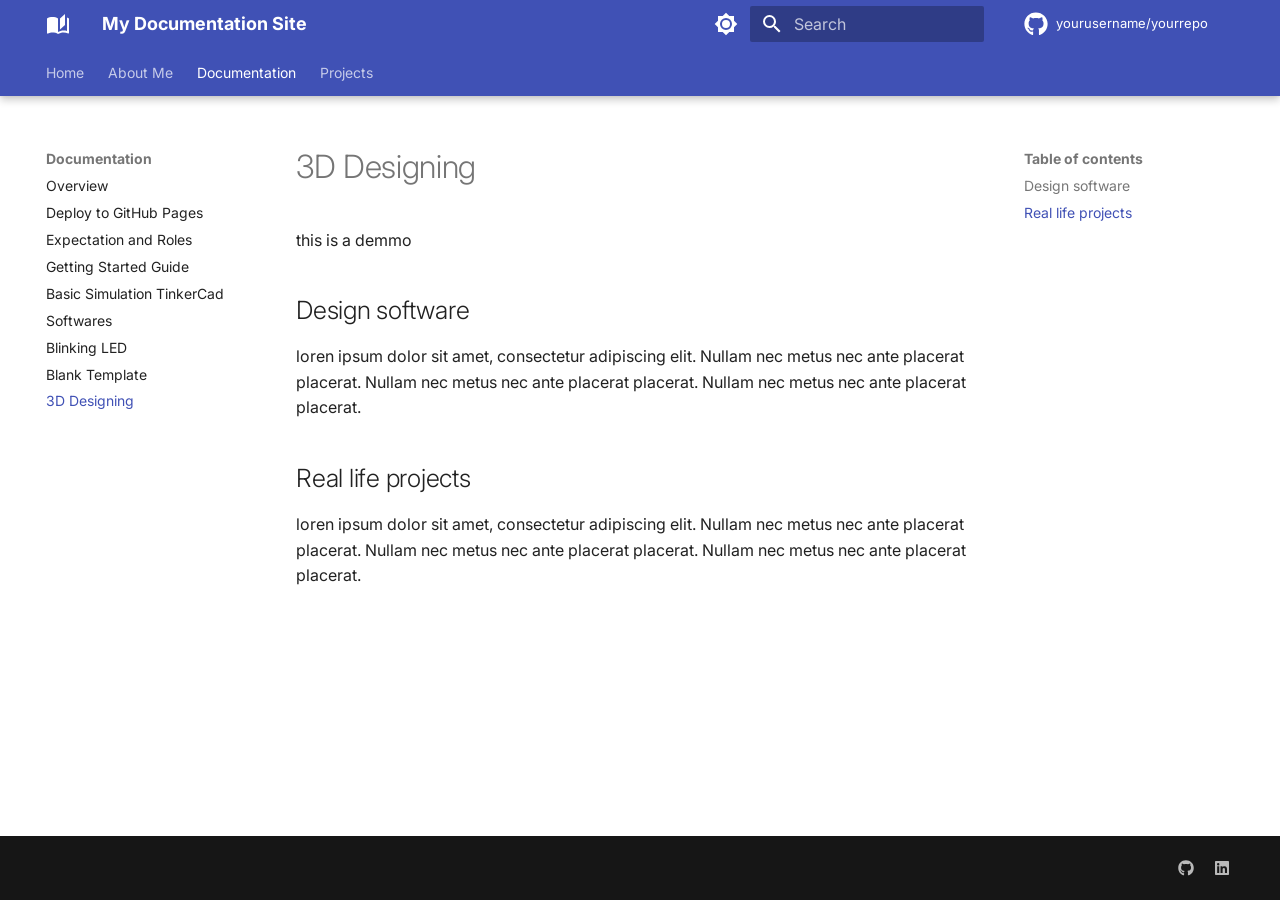
<file: documentation/3d_design/index.html>
<!doctype html>
<html lang="en" class="no-js">
  <head>
    
      <meta charset="utf-8">
      <meta name="viewport" content="width=device-width,initial-scale=1">
      
        <meta name="description" content="A personal documentation site for showcasing work, learning, and projects.">
      
      
        <meta name="author" content="Your Name">
      
      
        <link rel="canonical" href="https://yourusername.github.io/yourrepo/documentation/3d_design/">
      
      
        <link rel="prev" href="../template/">
      
      
        <link rel="next" href="../../projects/">
      
      
        
      
      
      <link rel="icon" href="../../assets/images/favicon.png">
      <meta name="generator" content="mkdocs-1.6.1, mkdocs-material-9.7.6">
    
    
      
        <title>3D Designing - My Documentation Site</title>
      
    
    
      <link rel="stylesheet" href="../../assets/stylesheets/main.484c7ddc.min.css">
      
        
        <link rel="stylesheet" href="../../assets/stylesheets/palette.ab4e12ef.min.css">
      
      


    
    
      
    
    
      
        
        
        <link rel="preconnect" href="https://fonts.gstatic.com" crossorigin>
        <link rel="stylesheet" href="https://fonts.googleapis.com/css?family=Inter:300,300i,400,400i,700,700i%7CRoboto+Mono:400,400i,700,700i&display=fallback">
        <style>:root{--md-text-font:"Inter";--md-code-font:"Roboto Mono"}</style>
      
    
    
      <link rel="stylesheet" href="../../stylesheets/extra.css">
    
    <script>__md_scope=new URL("../..",location),__md_hash=e=>[...e].reduce(((e,_)=>(e<<5)-e+_.charCodeAt(0)),0),__md_get=(e,_=localStorage,t=__md_scope)=>JSON.parse(_.getItem(t.pathname+"."+e)),__md_set=(e,_,t=localStorage,a=__md_scope)=>{try{t.setItem(a.pathname+"."+e,JSON.stringify(_))}catch(e){}}</script>
    
      

    
    
  </head>
  
  
    
    
      
    
    
    
    
    <body dir="ltr" data-md-color-scheme="default" data-md-color-primary="indigo" data-md-color-accent="teal">
  
    
    <input class="md-toggle" data-md-toggle="drawer" type="checkbox" id="__drawer" autocomplete="off">
    <input class="md-toggle" data-md-toggle="search" type="checkbox" id="__search" autocomplete="off">
    <label class="md-overlay" for="__drawer"></label>
    <div data-md-component="skip">
      
        
        <a href="#3d-designing" class="md-skip">
          Skip to content
        </a>
      
    </div>
    <div data-md-component="announce">
      
    </div>
    
    
      

  

<header class="md-header md-header--shadow md-header--lifted" data-md-component="header">
  <nav class="md-header__inner md-grid" aria-label="Header">
    <a href="../.." title="My Documentation Site" class="md-header__button md-logo" aria-label="My Documentation Site" data-md-component="logo">
      
  
  <svg xmlns="http://www.w3.org/2000/svg" viewBox="0 0 24 24"><path d="m19 2-5 4.5v11l5-4.5zM6.5 5C4.55 5 2.45 5.4 1 6.5v14.66c0 .25.25.5.5.5.1 0 .15-.07.25-.07 1.35-.65 3.3-1.09 4.75-1.09 1.95 0 4.05.4 5.5 1.5 1.35-.85 3.8-1.5 5.5-1.5 1.65 0 3.35.31 4.75 1.06.1.05.15.03.25.03.25 0 .5-.25.5-.5V6.5c-.6-.45-1.25-.75-2-1V19c-1.1-.35-2.3-.5-3.5-.5-1.7 0-4.15.65-5.5 1.5V6.5C10.55 5.4 8.45 5 6.5 5"/></svg>

    </a>
    <label class="md-header__button md-icon" for="__drawer">
      
      <svg xmlns="http://www.w3.org/2000/svg" viewBox="0 0 24 24"><path d="M3 6h18v2H3zm0 5h18v2H3zm0 5h18v2H3z"/></svg>
    </label>
    <div class="md-header__title" data-md-component="header-title">
      <div class="md-header__ellipsis">
        <div class="md-header__topic">
          <span class="md-ellipsis">
            My Documentation Site
          </span>
        </div>
        <div class="md-header__topic" data-md-component="header-topic">
          <span class="md-ellipsis">
            
              3D Designing
            
          </span>
        </div>
      </div>
    </div>
    
      
        <form class="md-header__option" data-md-component="palette">
  
    
    
    
    <input class="md-option" data-md-color-media="(prefers-color-scheme: light)" data-md-color-scheme="default" data-md-color-primary="indigo" data-md-color-accent="teal"  aria-label="Switch to dark mode"  type="radio" name="__palette" id="__palette_0">
    
      <label class="md-header__button md-icon" title="Switch to dark mode" for="__palette_1" hidden>
        <svg xmlns="http://www.w3.org/2000/svg" viewBox="0 0 24 24"><path d="M12 8a4 4 0 0 0-4 4 4 4 0 0 0 4 4 4 4 0 0 0 4-4 4 4 0 0 0-4-4m0 10a6 6 0 0 1-6-6 6 6 0 0 1 6-6 6 6 0 0 1 6 6 6 6 0 0 1-6 6m8-9.31V4h-4.69L12 .69 8.69 4H4v4.69L.69 12 4 15.31V20h4.69L12 23.31 15.31 20H20v-4.69L23.31 12z"/></svg>
      </label>
    
  
    
    
    
    <input class="md-option" data-md-color-media="(prefers-color-scheme: dark)" data-md-color-scheme="slate" data-md-color-primary="indigo" data-md-color-accent="teal"  aria-label="Switch to light mode"  type="radio" name="__palette" id="__palette_1">
    
      <label class="md-header__button md-icon" title="Switch to light mode" for="__palette_0" hidden>
        <svg xmlns="http://www.w3.org/2000/svg" viewBox="0 0 24 24"><path d="M12 18c-.89 0-1.74-.2-2.5-.55C11.56 16.5 13 14.42 13 12s-1.44-4.5-3.5-5.45C10.26 6.2 11.11 6 12 6a6 6 0 0 1 6 6 6 6 0 0 1-6 6m8-9.31V4h-4.69L12 .69 8.69 4H4v4.69L.69 12 4 15.31V20h4.69L12 23.31 15.31 20H20v-4.69L23.31 12z"/></svg>
      </label>
    
  
</form>
      
    
    
      <script>var palette=__md_get("__palette");if(palette&&palette.color){if("(prefers-color-scheme)"===palette.color.media){var media=matchMedia("(prefers-color-scheme: light)"),input=document.querySelector(media.matches?"[data-md-color-media='(prefers-color-scheme: light)']":"[data-md-color-media='(prefers-color-scheme: dark)']");palette.color.media=input.getAttribute("data-md-color-media"),palette.color.scheme=input.getAttribute("data-md-color-scheme"),palette.color.primary=input.getAttribute("data-md-color-primary"),palette.color.accent=input.getAttribute("data-md-color-accent")}for(var[key,value]of Object.entries(palette.color))document.body.setAttribute("data-md-color-"+key,value)}</script>
    
    
    
      
      
        <label class="md-header__button md-icon" for="__search">
          
          <svg xmlns="http://www.w3.org/2000/svg" viewBox="0 0 24 24"><path d="M9.5 3A6.5 6.5 0 0 1 16 9.5c0 1.61-.59 3.09-1.56 4.23l.27.27h.79l5 5-1.5 1.5-5-5v-.79l-.27-.27A6.52 6.52 0 0 1 9.5 16 6.5 6.5 0 0 1 3 9.5 6.5 6.5 0 0 1 9.5 3m0 2C7 5 5 7 5 9.5S7 14 9.5 14 14 12 14 9.5 12 5 9.5 5"/></svg>
        </label>
        <div class="md-search" data-md-component="search" role="dialog">
  <label class="md-search__overlay" for="__search"></label>
  <div class="md-search__inner" role="search">
    <form class="md-search__form" name="search">
      <input type="text" class="md-search__input" name="query" aria-label="Search" placeholder="Search" autocapitalize="off" autocorrect="off" autocomplete="off" spellcheck="false" data-md-component="search-query" required>
      <label class="md-search__icon md-icon" for="__search">
        
        <svg xmlns="http://www.w3.org/2000/svg" viewBox="0 0 24 24"><path d="M9.5 3A6.5 6.5 0 0 1 16 9.5c0 1.61-.59 3.09-1.56 4.23l.27.27h.79l5 5-1.5 1.5-5-5v-.79l-.27-.27A6.52 6.52 0 0 1 9.5 16 6.5 6.5 0 0 1 3 9.5 6.5 6.5 0 0 1 9.5 3m0 2C7 5 5 7 5 9.5S7 14 9.5 14 14 12 14 9.5 12 5 9.5 5"/></svg>
        
        <svg xmlns="http://www.w3.org/2000/svg" viewBox="0 0 24 24"><path d="M20 11v2H8l5.5 5.5-1.42 1.42L4.16 12l7.92-7.92L13.5 5.5 8 11z"/></svg>
      </label>
      <nav class="md-search__options" aria-label="Search">
        
        <button type="reset" class="md-search__icon md-icon" title="Clear" aria-label="Clear" tabindex="-1">
          
          <svg xmlns="http://www.w3.org/2000/svg" viewBox="0 0 24 24"><path d="M19 6.41 17.59 5 12 10.59 6.41 5 5 6.41 10.59 12 5 17.59 6.41 19 12 13.41 17.59 19 19 17.59 13.41 12z"/></svg>
        </button>
      </nav>
      
        <div class="md-search__suggest" data-md-component="search-suggest"></div>
      
    </form>
    <div class="md-search__output">
      <div class="md-search__scrollwrap" tabindex="0" data-md-scrollfix>
        <div class="md-search-result" data-md-component="search-result">
          <div class="md-search-result__meta">
            Initializing search
          </div>
          <ol class="md-search-result__list" role="presentation"></ol>
        </div>
      </div>
    </div>
  </div>
</div>
      
    
    
      <div class="md-header__source">
        <a href="https://github.com/yourusername/yourrepo" title="Go to repository" class="md-source" data-md-component="source">
  <div class="md-source__icon md-icon">
    
    <svg xmlns="http://www.w3.org/2000/svg" viewBox="0 0 512 512"><!--! Font Awesome Free 7.1.0 by @fontawesome - https://fontawesome.com License - https://fontawesome.com/license/free (Icons: CC BY 4.0, Fonts: SIL OFL 1.1, Code: MIT License) Copyright 2025 Fonticons, Inc.--><path d="M173.9 397.4c0 2-2.3 3.6-5.2 3.6-3.3.3-5.6-1.3-5.6-3.6 0-2 2.3-3.6 5.2-3.6 3-.3 5.6 1.3 5.6 3.6m-31.1-4.5c-.7 2 1.3 4.3 4.3 4.9 2.6 1 5.6 0 6.2-2s-1.3-4.3-4.3-5.2c-2.6-.7-5.5.3-6.2 2.3m44.2-1.7c-2.9.7-4.9 2.6-4.6 4.9.3 2 2.9 3.3 5.9 2.6 2.9-.7 4.9-2.6 4.6-4.6-.3-1.9-3-3.2-5.9-2.9M252.8 8C114.1 8 8 113.3 8 252c0 110.9 69.8 205.8 169.5 239.2 12.8 2.3 17.3-5.6 17.3-12.1 0-6.2-.3-40.4-.3-61.4 0 0-70 15-84.7-29.8 0 0-11.4-29.1-27.8-36.6 0 0-22.9-15.7 1.6-15.4 0 0 24.9 2 38.6 25.8 21.9 38.6 58.6 27.5 72.9 20.9 2.3-16 8.8-27.1 16-33.7-55.9-6.2-112.3-14.3-112.3-110.5 0-27.5 7.6-41.3 23.6-58.9-2.6-6.5-11.1-33.3 2.6-67.9 20.9-6.5 69 27 69 27 20-5.6 41.5-8.5 62.8-8.5s42.8 2.9 62.8 8.5c0 0 48.1-33.6 69-27 13.7 34.7 5.2 61.4 2.6 67.9 16 17.7 25.8 31.5 25.8 58.9 0 96.5-58.9 104.2-114.8 110.5 9.2 7.9 17 22.9 17 46.4 0 33.7-.3 75.4-.3 83.6 0 6.5 4.6 14.4 17.3 12.1C436.2 457.8 504 362.9 504 252 504 113.3 391.5 8 252.8 8M105.2 352.9c-1.3 1-1 3.3.7 5.2 1.6 1.6 3.9 2.3 5.2 1 1.3-1 1-3.3-.7-5.2-1.6-1.6-3.9-2.3-5.2-1m-10.8-8.1c-.7 1.3.3 2.9 2.3 3.9 1.6 1 3.6.7 4.3-.7.7-1.3-.3-2.9-2.3-3.9-2-.6-3.6-.3-4.3.7m32.4 35.6c-1.6 1.3-1 4.3 1.3 6.2 2.3 2.3 5.2 2.6 6.5 1 1.3-1.3.7-4.3-1.3-6.2-2.2-2.3-5.2-2.6-6.5-1m-11.4-14.7c-1.6 1-1.6 3.6 0 5.9s4.3 3.3 5.6 2.3c1.6-1.3 1.6-3.9 0-6.2-1.4-2.3-4-3.3-5.6-2"/></svg>
  </div>
  <div class="md-source__repository">
    yourusername/yourrepo
  </div>
</a>
      </div>
    
  </nav>
  
    
      
<nav class="md-tabs" aria-label="Tabs" data-md-component="tabs">
  <div class="md-grid">
    <ul class="md-tabs__list">
      
        
  
  
  
  
    
    
      <li class="md-tabs__item">
        <a href="../.." class="md-tabs__link">
          
  
  
  Home

        </a>
      </li>
    
  

      
        
  
  
  
  
    
    
      <li class="md-tabs__item">
        <a href="../../about/" class="md-tabs__link">
          
  
  
  About Me

        </a>
      </li>
    
  

      
        
  
  
  
    
  
  
    
    
      <li class="md-tabs__item md-tabs__item--active">
        <a href="../" class="md-tabs__link">
          
  
  
  Documentation

        </a>
      </li>
    
  

      
        
  
  
  
  
    
    
      <li class="md-tabs__item">
        <a href="../../projects/" class="md-tabs__link">
          
  
  
  Projects

        </a>
      </li>
    
  

      
    </ul>
  </div>
</nav>
    
  
</header>
    
    <div class="md-container" data-md-component="container">
      
      
        
      
      <main class="md-main" data-md-component="main">
        <div class="md-main__inner md-grid">
          
            
              
              <div class="md-sidebar md-sidebar--primary" data-md-component="sidebar" data-md-type="navigation" >
                <div class="md-sidebar__scrollwrap">
                  <div class="md-sidebar__inner">
                    


  


<nav class="md-nav md-nav--primary md-nav--lifted" aria-label="Navigation" data-md-level="0">
  <label class="md-nav__title" for="__drawer">
    <a href="../.." title="My Documentation Site" class="md-nav__button md-logo" aria-label="My Documentation Site" data-md-component="logo">
      
  
  <svg xmlns="http://www.w3.org/2000/svg" viewBox="0 0 24 24"><path d="m19 2-5 4.5v11l5-4.5zM6.5 5C4.55 5 2.45 5.4 1 6.5v14.66c0 .25.25.5.5.5.1 0 .15-.07.25-.07 1.35-.65 3.3-1.09 4.75-1.09 1.95 0 4.05.4 5.5 1.5 1.35-.85 3.8-1.5 5.5-1.5 1.65 0 3.35.31 4.75 1.06.1.05.15.03.25.03.25 0 .5-.25.5-.5V6.5c-.6-.45-1.25-.75-2-1V19c-1.1-.35-2.3-.5-3.5-.5-1.7 0-4.15.65-5.5 1.5V6.5C10.55 5.4 8.45 5 6.5 5"/></svg>

    </a>
    My Documentation Site
  </label>
  
    <div class="md-nav__source">
      <a href="https://github.com/yourusername/yourrepo" title="Go to repository" class="md-source" data-md-component="source">
  <div class="md-source__icon md-icon">
    
    <svg xmlns="http://www.w3.org/2000/svg" viewBox="0 0 512 512"><!--! Font Awesome Free 7.1.0 by @fontawesome - https://fontawesome.com License - https://fontawesome.com/license/free (Icons: CC BY 4.0, Fonts: SIL OFL 1.1, Code: MIT License) Copyright 2025 Fonticons, Inc.--><path d="M173.9 397.4c0 2-2.3 3.6-5.2 3.6-3.3.3-5.6-1.3-5.6-3.6 0-2 2.3-3.6 5.2-3.6 3-.3 5.6 1.3 5.6 3.6m-31.1-4.5c-.7 2 1.3 4.3 4.3 4.9 2.6 1 5.6 0 6.2-2s-1.3-4.3-4.3-5.2c-2.6-.7-5.5.3-6.2 2.3m44.2-1.7c-2.9.7-4.9 2.6-4.6 4.9.3 2 2.9 3.3 5.9 2.6 2.9-.7 4.9-2.6 4.6-4.6-.3-1.9-3-3.2-5.9-2.9M252.8 8C114.1 8 8 113.3 8 252c0 110.9 69.8 205.8 169.5 239.2 12.8 2.3 17.3-5.6 17.3-12.1 0-6.2-.3-40.4-.3-61.4 0 0-70 15-84.7-29.8 0 0-11.4-29.1-27.8-36.6 0 0-22.9-15.7 1.6-15.4 0 0 24.9 2 38.6 25.8 21.9 38.6 58.6 27.5 72.9 20.9 2.3-16 8.8-27.1 16-33.7-55.9-6.2-112.3-14.3-112.3-110.5 0-27.5 7.6-41.3 23.6-58.9-2.6-6.5-11.1-33.3 2.6-67.9 20.9-6.5 69 27 69 27 20-5.6 41.5-8.5 62.8-8.5s42.8 2.9 62.8 8.5c0 0 48.1-33.6 69-27 13.7 34.7 5.2 61.4 2.6 67.9 16 17.7 25.8 31.5 25.8 58.9 0 96.5-58.9 104.2-114.8 110.5 9.2 7.9 17 22.9 17 46.4 0 33.7-.3 75.4-.3 83.6 0 6.5 4.6 14.4 17.3 12.1C436.2 457.8 504 362.9 504 252 504 113.3 391.5 8 252.8 8M105.2 352.9c-1.3 1-1 3.3.7 5.2 1.6 1.6 3.9 2.3 5.2 1 1.3-1 1-3.3-.7-5.2-1.6-1.6-3.9-2.3-5.2-1m-10.8-8.1c-.7 1.3.3 2.9 2.3 3.9 1.6 1 3.6.7 4.3-.7.7-1.3-.3-2.9-2.3-3.9-2-.6-3.6-.3-4.3.7m32.4 35.6c-1.6 1.3-1 4.3 1.3 6.2 2.3 2.3 5.2 2.6 6.5 1 1.3-1.3.7-4.3-1.3-6.2-2.2-2.3-5.2-2.6-6.5-1m-11.4-14.7c-1.6 1-1.6 3.6 0 5.9s4.3 3.3 5.6 2.3c1.6-1.3 1.6-3.9 0-6.2-1.4-2.3-4-3.3-5.6-2"/></svg>
  </div>
  <div class="md-source__repository">
    yourusername/yourrepo
  </div>
</a>
    </div>
  
  <ul class="md-nav__list" data-md-scrollfix>
    
      
      
  
  
  
  
    
    
    
    
      
      
        
      
    
    
    <li class="md-nav__item md-nav__item--nested">
      
        
        
          
        
        <input class="md-nav__toggle md-toggle md-toggle--indeterminate" type="checkbox" id="__nav_1" >
        
          
          <label class="md-nav__link" for="__nav_1" id="__nav_1_label" tabindex="0">
            
  
  
  <span class="md-ellipsis">
    
  
    Home
  

    
  </span>
  
  

            <span class="md-nav__icon md-icon"></span>
          </label>
        
        <nav class="md-nav" data-md-level="1" aria-labelledby="__nav_1_label" aria-expanded="false">
          <label class="md-nav__title" for="__nav_1">
            <span class="md-nav__icon md-icon"></span>
            
  
    Home
  

          </label>
          <ul class="md-nav__list" data-md-scrollfix>
            
              
                
  
  
  
  
    <li class="md-nav__item">
      <a href="../.." class="md-nav__link">
        
  
  
  <span class="md-ellipsis">
    
  
    Welcome
  

    
  </span>
  
  

      </a>
    </li>
  

              
            
          </ul>
        </nav>
      
    </li>
  

    
      
      
  
  
  
  
    
    
    
    
      
      
        
      
    
    
    <li class="md-nav__item md-nav__item--nested">
      
        
        
          
        
        <input class="md-nav__toggle md-toggle md-toggle--indeterminate" type="checkbox" id="__nav_2" >
        
          
          <label class="md-nav__link" for="__nav_2" id="__nav_2_label" tabindex="0">
            
  
  
  <span class="md-ellipsis">
    
  
    About Me
  

    
  </span>
  
  

            <span class="md-nav__icon md-icon"></span>
          </label>
        
        <nav class="md-nav" data-md-level="1" aria-labelledby="__nav_2_label" aria-expanded="false">
          <label class="md-nav__title" for="__nav_2">
            <span class="md-nav__icon md-icon"></span>
            
  
    About Me
  

          </label>
          <ul class="md-nav__list" data-md-scrollfix>
            
              
                
  
  
  
  
    <li class="md-nav__item">
      <a href="../../about/" class="md-nav__link">
        
  
  
  <span class="md-ellipsis">
    
  
    Introduction
  

    
  </span>
  
  

      </a>
    </li>
  

              
            
          </ul>
        </nav>
      
    </li>
  

    
      
      
  
  
    
  
  
  
    
    
    
    
      
        
        
      
      
        
      
    
    
    <li class="md-nav__item md-nav__item--active md-nav__item--section md-nav__item--nested">
      
        
        
        <input class="md-nav__toggle md-toggle " type="checkbox" id="__nav_3" checked>
        
          
          <label class="md-nav__link" for="__nav_3" id="__nav_3_label" tabindex="">
            
  
  
  <span class="md-ellipsis">
    
  
    Documentation
  

    
  </span>
  
  

            <span class="md-nav__icon md-icon"></span>
          </label>
        
        <nav class="md-nav" data-md-level="1" aria-labelledby="__nav_3_label" aria-expanded="true">
          <label class="md-nav__title" for="__nav_3">
            <span class="md-nav__icon md-icon"></span>
            
  
    Documentation
  

          </label>
          <ul class="md-nav__list" data-md-scrollfix>
            
              
                
  
  
  
  
    <li class="md-nav__item">
      <a href="../" class="md-nav__link">
        
  
  
  <span class="md-ellipsis">
    
  
    Overview
  

    
  </span>
  
  

      </a>
    </li>
  

              
            
              
                
  
  
  
  
    <li class="md-nav__item">
      <a href="../github-deployment/" class="md-nav__link">
        
  
  
  <span class="md-ellipsis">
    
  
    Deploy to GitHub Pages
  

    
  </span>
  
  

      </a>
    </li>
  

              
            
              
                
  
  
  
  
    <li class="md-nav__item">
      <a href="../expectation/" class="md-nav__link">
        
  
  
  <span class="md-ellipsis">
    
  
    Expectation and Roles
  

    
  </span>
  
  

      </a>
    </li>
  

              
            
              
                
  
  
  
  
    <li class="md-nav__item">
      <a href="../getting-started/" class="md-nav__link">
        
  
  
  <span class="md-ellipsis">
    
  
    Getting Started Guide
  

    
  </span>
  
  

      </a>
    </li>
  

              
            
              
                
  
  
  
  
    <li class="md-nav__item">
      <a href="../basic_simulation/" class="md-nav__link">
        
  
  
  <span class="md-ellipsis">
    
  
    Basic Simulation TinkerCad
  

    
  </span>
  
  

      </a>
    </li>
  

              
            
              
                
  
  
  
  
    <li class="md-nav__item">
      <a href="../installation/" class="md-nav__link">
        
  
  
  <span class="md-ellipsis">
    
  
    Softwares
  

    
  </span>
  
  

      </a>
    </li>
  

              
            
              
                
  
  
  
  
    <li class="md-nav__item">
      <a href="../led_blink/" class="md-nav__link">
        
  
  
  <span class="md-ellipsis">
    
  
    Blinking LED
  

    
  </span>
  
  

      </a>
    </li>
  

              
            
              
                
  
  
  
  
    <li class="md-nav__item">
      <a href="../template/" class="md-nav__link">
        
  
  
  <span class="md-ellipsis">
    
  
    Blank Template
  

    
  </span>
  
  

      </a>
    </li>
  

              
            
              
                
  
  
    
  
  
  
    <li class="md-nav__item md-nav__item--active">
      
      <input class="md-nav__toggle md-toggle" type="checkbox" id="__toc">
      
      
        
      
      
        <label class="md-nav__link md-nav__link--active" for="__toc">
          
  
  
  <span class="md-ellipsis">
    
  
    3D Designing
  

    
  </span>
  
  

          <span class="md-nav__icon md-icon"></span>
        </label>
      
      <a href="./" class="md-nav__link md-nav__link--active">
        
  
  
  <span class="md-ellipsis">
    
  
    3D Designing
  

    
  </span>
  
  

      </a>
      
        

<nav class="md-nav md-nav--secondary" aria-label="Table of contents">
  
  
  
    
  
  
    <label class="md-nav__title" for="__toc">
      <span class="md-nav__icon md-icon"></span>
      Table of contents
    </label>
    <ul class="md-nav__list" data-md-component="toc" data-md-scrollfix>
      
        <li class="md-nav__item">
  <a href="#design-software" class="md-nav__link">
    <span class="md-ellipsis">
      
        Design software
      
    </span>
  </a>
  
</li>
      
        <li class="md-nav__item">
  <a href="#real-life-projects" class="md-nav__link">
    <span class="md-ellipsis">
      
        Real life projects
      
    </span>
  </a>
  
</li>
      
    </ul>
  
</nav>
      
    </li>
  

              
            
          </ul>
        </nav>
      
    </li>
  

    
      
      
  
  
  
  
    
    
    
    
      
      
        
      
    
    
    <li class="md-nav__item md-nav__item--nested">
      
        
        
          
        
        <input class="md-nav__toggle md-toggle md-toggle--indeterminate" type="checkbox" id="__nav_4" >
        
          
          <label class="md-nav__link" for="__nav_4" id="__nav_4_label" tabindex="0">
            
  
  
  <span class="md-ellipsis">
    
  
    Projects
  

    
  </span>
  
  

            <span class="md-nav__icon md-icon"></span>
          </label>
        
        <nav class="md-nav" data-md-level="1" aria-labelledby="__nav_4_label" aria-expanded="false">
          <label class="md-nav__title" for="__nav_4">
            <span class="md-nav__icon md-icon"></span>
            
  
    Projects
  

          </label>
          <ul class="md-nav__list" data-md-scrollfix>
            
              
                
  
  
  
  
    <li class="md-nav__item">
      <a href="../../projects/" class="md-nav__link">
        
  
  
  <span class="md-ellipsis">
    
  
    Overview
  

    
  </span>
  
  

      </a>
    </li>
  

              
            
              
                
  
  
  
  
    <li class="md-nav__item">
      <a href="../../projects/project-template/" class="md-nav__link">
        
  
  
  <span class="md-ellipsis">
    
  
    Project Template
  

    
  </span>
  
  

      </a>
    </li>
  

              
            
          </ul>
        </nav>
      
    </li>
  

    
  </ul>
</nav>
                  </div>
                </div>
              </div>
            
            
              
              <div class="md-sidebar md-sidebar--secondary" data-md-component="sidebar" data-md-type="toc" >
                <div class="md-sidebar__scrollwrap">
                  <div class="md-sidebar__inner">
                    

<nav class="md-nav md-nav--secondary" aria-label="Table of contents">
  
  
  
    
  
  
    <label class="md-nav__title" for="__toc">
      <span class="md-nav__icon md-icon"></span>
      Table of contents
    </label>
    <ul class="md-nav__list" data-md-component="toc" data-md-scrollfix>
      
        <li class="md-nav__item">
  <a href="#design-software" class="md-nav__link">
    <span class="md-ellipsis">
      
        Design software
      
    </span>
  </a>
  
</li>
      
        <li class="md-nav__item">
  <a href="#real-life-projects" class="md-nav__link">
    <span class="md-ellipsis">
      
        Real life projects
      
    </span>
  </a>
  
</li>
      
    </ul>
  
</nav>
                  </div>
                </div>
              </div>
            
          
          
            <div class="md-content" data-md-component="content">
              
              <article class="md-content__inner md-typeset">
                
                  


  
  


<h1 id="3d-designing">3D Designing<a class="headerlink" href="#3d-designing" title="Permanent link">&para;</a></h1>
<p>this is a demmo</p>
<h2 id="design-software">Design software<a class="headerlink" href="#design-software" title="Permanent link">&para;</a></h2>
<p>loren ipsum dolor sit amet, consectetur adipiscing elit. Nullam nec metus nec ante placerat placerat. Nullam nec metus nec ante placerat placerat. Nullam nec metus nec ante placerat placerat.</p>
<h2 id="real-life-projects">Real life projects<a class="headerlink" href="#real-life-projects" title="Permanent link">&para;</a></h2>
<p>loren ipsum dolor sit amet, consectetur adipiscing elit. Nullam nec metus nec ante placerat placerat. Nullam nec metus nec ante placerat placerat. Nullam nec metus nec ante placerat placerat.</p>












                
              </article>
            </div>
          
          
  <script>var tabs=__md_get("__tabs");if(Array.isArray(tabs))e:for(var set of document.querySelectorAll(".tabbed-set")){var labels=set.querySelector(".tabbed-labels");for(var tab of tabs)for(var label of labels.getElementsByTagName("label"))if(label.innerText.trim()===tab){var input=document.getElementById(label.htmlFor);input.checked=!0;continue e}}</script>

<script>var target=document.getElementById(location.hash.slice(1));target&&target.name&&(target.checked=target.name.startsWith("__tabbed_"))</script>
        </div>
        
          <button type="button" class="md-top md-icon" data-md-component="top" hidden>
  
  <svg xmlns="http://www.w3.org/2000/svg" viewBox="0 0 24 24"><path d="M13 20h-2V8l-5.5 5.5-1.42-1.42L12 4.16l7.92 7.92-1.42 1.42L13 8z"/></svg>
  Back to top
</button>
        
      </main>
      
        <footer class="md-footer">
  
  <div class="md-footer-meta md-typeset">
    <div class="md-footer-meta__inner md-grid">
      <div class="md-copyright">
  
  
</div>
      
        
<div class="md-social">
  
    
    
    
    
    <a href="https://github.com/yourusername" target="_blank" rel="noopener" title="GitHub" class="md-social__link">
      <svg xmlns="http://www.w3.org/2000/svg" viewBox="0 0 512 512"><!--! Font Awesome Free 7.1.0 by @fontawesome - https://fontawesome.com License - https://fontawesome.com/license/free (Icons: CC BY 4.0, Fonts: SIL OFL 1.1, Code: MIT License) Copyright 2025 Fonticons, Inc.--><path d="M173.9 397.4c0 2-2.3 3.6-5.2 3.6-3.3.3-5.6-1.3-5.6-3.6 0-2 2.3-3.6 5.2-3.6 3-.3 5.6 1.3 5.6 3.6m-31.1-4.5c-.7 2 1.3 4.3 4.3 4.9 2.6 1 5.6 0 6.2-2s-1.3-4.3-4.3-5.2c-2.6-.7-5.5.3-6.2 2.3m44.2-1.7c-2.9.7-4.9 2.6-4.6 4.9.3 2 2.9 3.3 5.9 2.6 2.9-.7 4.9-2.6 4.6-4.6-.3-1.9-3-3.2-5.9-2.9M252.8 8C114.1 8 8 113.3 8 252c0 110.9 69.8 205.8 169.5 239.2 12.8 2.3 17.3-5.6 17.3-12.1 0-6.2-.3-40.4-.3-61.4 0 0-70 15-84.7-29.8 0 0-11.4-29.1-27.8-36.6 0 0-22.9-15.7 1.6-15.4 0 0 24.9 2 38.6 25.8 21.9 38.6 58.6 27.5 72.9 20.9 2.3-16 8.8-27.1 16-33.7-55.9-6.2-112.3-14.3-112.3-110.5 0-27.5 7.6-41.3 23.6-58.9-2.6-6.5-11.1-33.3 2.6-67.9 20.9-6.5 69 27 69 27 20-5.6 41.5-8.5 62.8-8.5s42.8 2.9 62.8 8.5c0 0 48.1-33.6 69-27 13.7 34.7 5.2 61.4 2.6 67.9 16 17.7 25.8 31.5 25.8 58.9 0 96.5-58.9 104.2-114.8 110.5 9.2 7.9 17 22.9 17 46.4 0 33.7-.3 75.4-.3 83.6 0 6.5 4.6 14.4 17.3 12.1C436.2 457.8 504 362.9 504 252 504 113.3 391.5 8 252.8 8M105.2 352.9c-1.3 1-1 3.3.7 5.2 1.6 1.6 3.9 2.3 5.2 1 1.3-1 1-3.3-.7-5.2-1.6-1.6-3.9-2.3-5.2-1m-10.8-8.1c-.7 1.3.3 2.9 2.3 3.9 1.6 1 3.6.7 4.3-.7.7-1.3-.3-2.9-2.3-3.9-2-.6-3.6-.3-4.3.7m32.4 35.6c-1.6 1.3-1 4.3 1.3 6.2 2.3 2.3 5.2 2.6 6.5 1 1.3-1.3.7-4.3-1.3-6.2-2.2-2.3-5.2-2.6-6.5-1m-11.4-14.7c-1.6 1-1.6 3.6 0 5.9s4.3 3.3 5.6 2.3c1.6-1.3 1.6-3.9 0-6.2-1.4-2.3-4-3.3-5.6-2"/></svg>
    </a>
  
    
    
    
    
    <a href="https://linkedin.com/in/yourusername" target="_blank" rel="noopener" title="LinkedIn" class="md-social__link">
      <svg xmlns="http://www.w3.org/2000/svg" viewBox="0 0 448 512"><!--! Font Awesome Free 7.1.0 by @fontawesome - https://fontawesome.com License - https://fontawesome.com/license/free (Icons: CC BY 4.0, Fonts: SIL OFL 1.1, Code: MIT License) Copyright 2025 Fonticons, Inc.--><path d="M416 32H31.9C14.3 32 0 46.5 0 64.3v383.4C0 465.5 14.3 480 31.9 480H416c17.6 0 32-14.5 32-32.3V64.3c0-17.8-14.4-32.3-32-32.3M135.4 416H69V202.2h66.5V416zM102.2 96a38.5 38.5 0 1 1 0 77 38.5 38.5 0 1 1 0-77m282.1 320h-66.4V312c0-24.8-.5-56.7-34.5-56.7-34.6 0-39.9 27-39.9 54.9V416h-66.4V202.2h63.7v29.2h.9c8.9-16.8 30.6-34.5 62.9-34.5 67.2 0 79.7 44.3 79.7 101.9z"/></svg>
    </a>
  
</div>
      
    </div>
  </div>
</footer>
      
    </div>
    <div class="md-dialog" data-md-component="dialog">
      <div class="md-dialog__inner md-typeset"></div>
    </div>
    
      <div class="md-progress" data-md-component="progress" role="progressbar"></div>
    
    
    
      
      
      <script id="__config" type="application/json">{"annotate": null, "base": "../..", "features": ["navigation.tabs", "navigation.tabs.sticky", "navigation.sections", "navigation.expand", "navigation.top", "navigation.instant", "navigation.instant.progress", "search.suggest", "search.highlight", "content.code.copy", "content.tabs.link", "toc.follow"], "search": "../../assets/javascripts/workers/search.2c215733.min.js", "tags": null, "translations": {"clipboard.copied": "Copied to clipboard", "clipboard.copy": "Copy to clipboard", "search.result.more.one": "1 more on this page", "search.result.more.other": "# more on this page", "search.result.none": "No matching documents", "search.result.one": "1 matching document", "search.result.other": "# matching documents", "search.result.placeholder": "Type to start searching", "search.result.term.missing": "Missing", "select.version": "Select version"}, "version": null}</script>
    
    
      <script src="../../assets/javascripts/bundle.79ae519e.min.js"></script>
      
    
  </body>
</html>
</file>
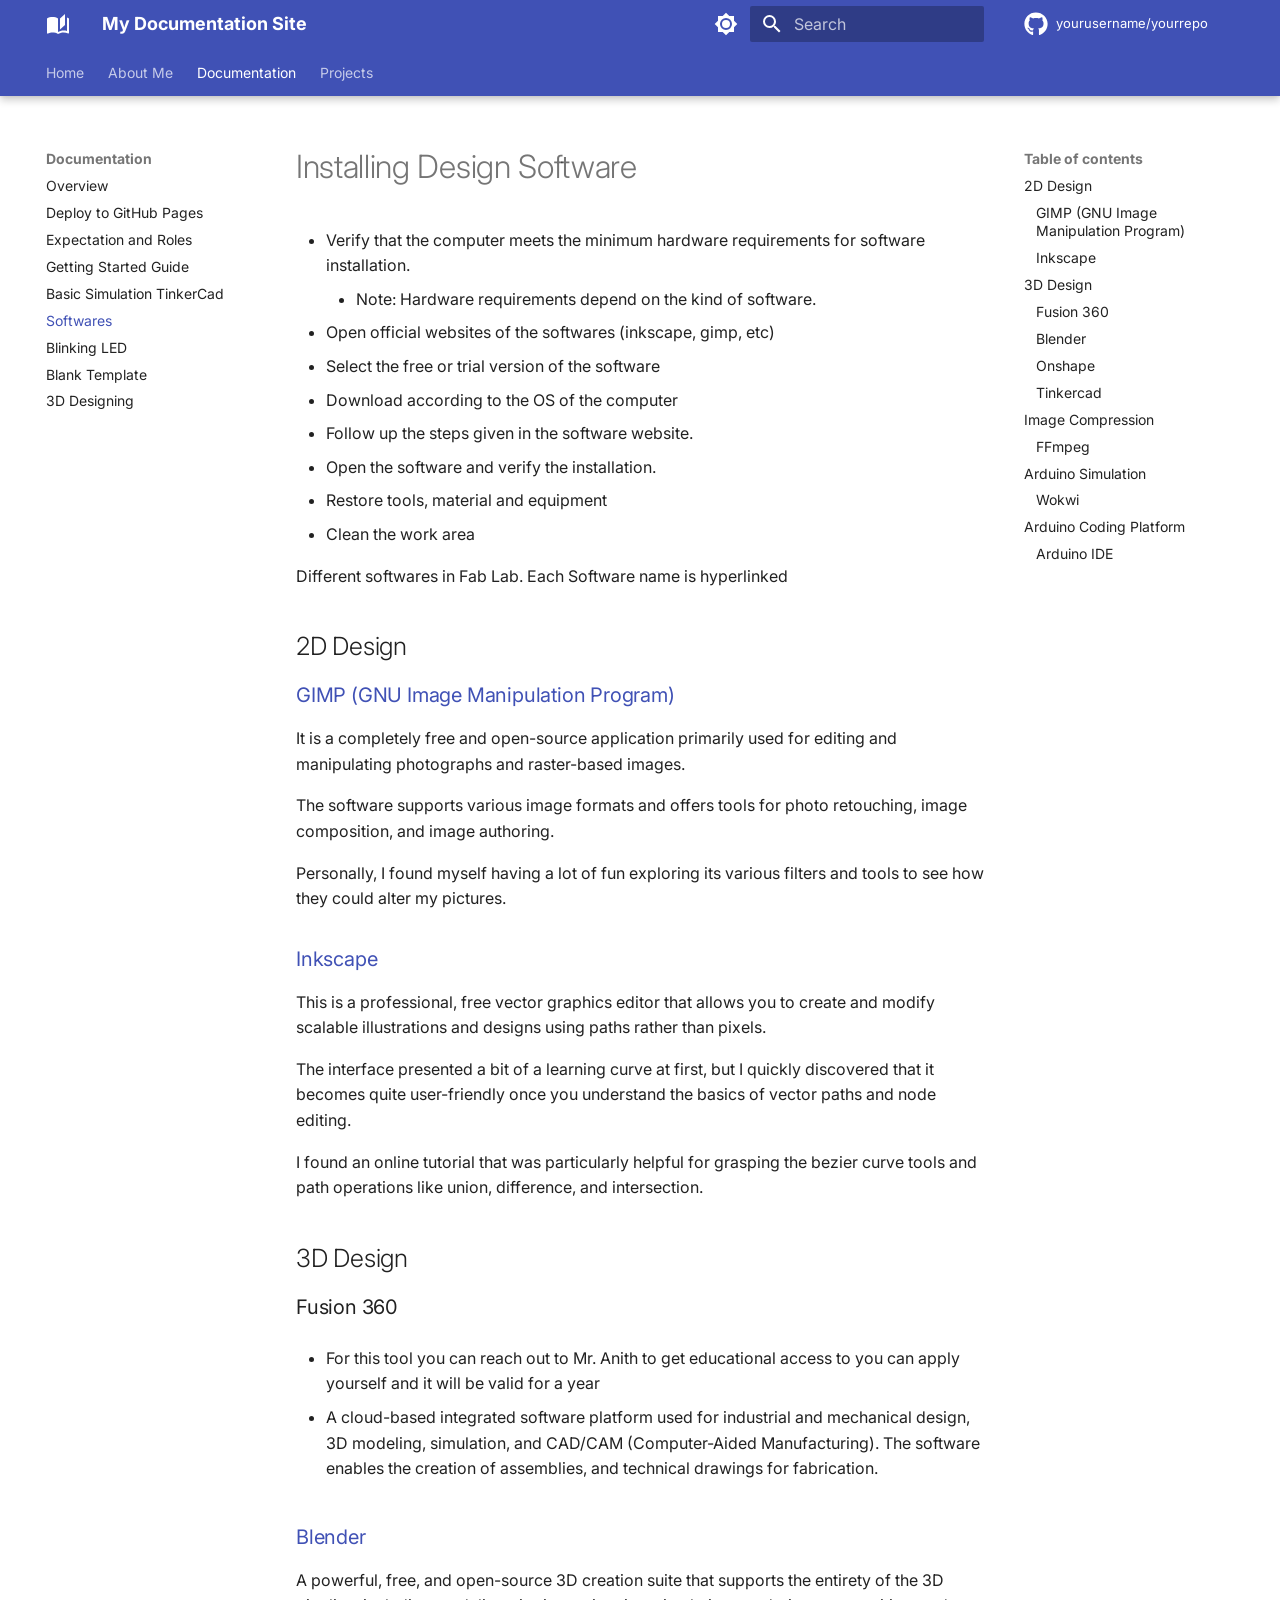
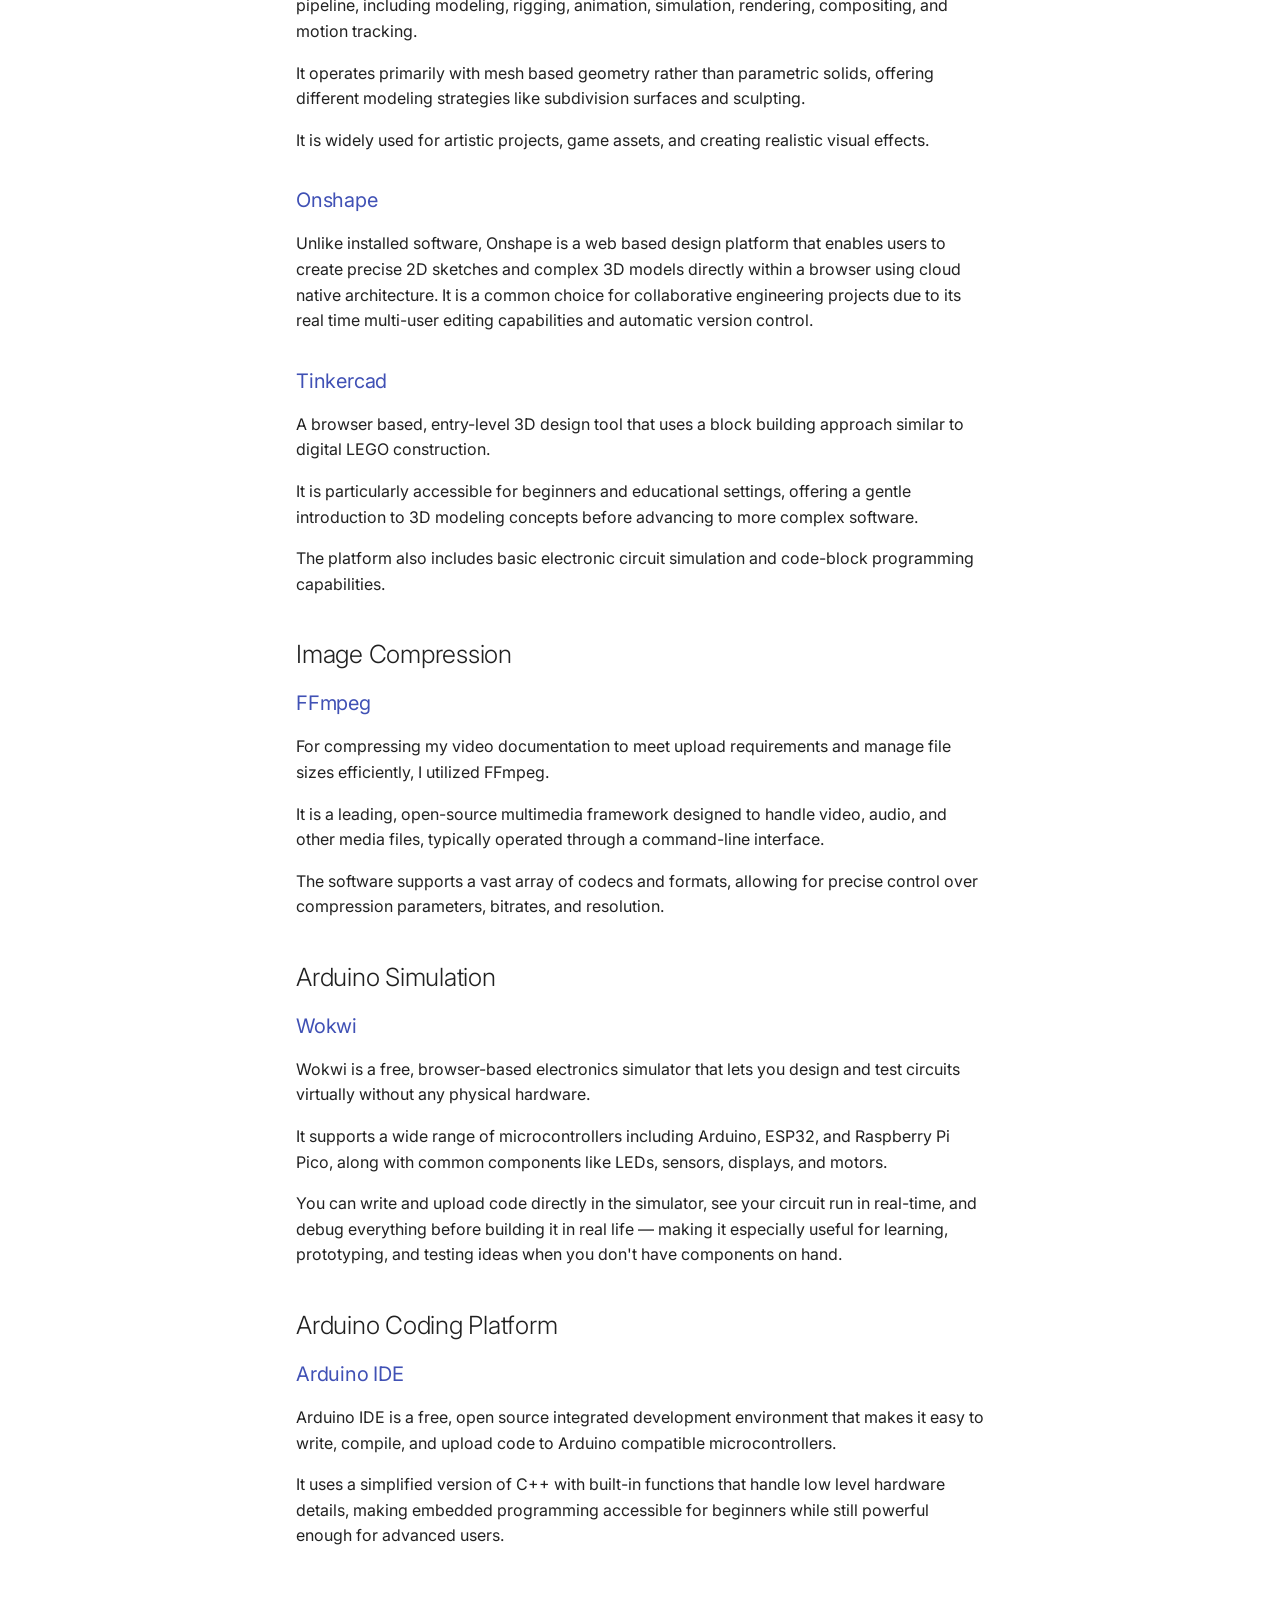
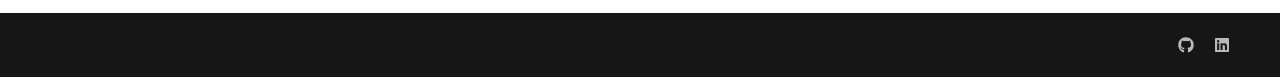
<file: documentation/installation/index.html>
<!doctype html>
<html lang="en" class="no-js">
  <head>
    
      <meta charset="utf-8">
      <meta name="viewport" content="width=device-width,initial-scale=1">
      
        <meta name="description" content="A personal documentation site for showcasing work, learning, and projects.">
      
      
        <meta name="author" content="Your Name">
      
      
        <link rel="canonical" href="https://yourusername.github.io/yourrepo/documentation/installation/">
      
      
        <link rel="prev" href="../basic_simulation/">
      
      
        <link rel="next" href="../led_blink/">
      
      
        
      
      
      <link rel="icon" href="../../assets/images/favicon.png">
      <meta name="generator" content="mkdocs-1.6.1, mkdocs-material-9.7.6">
    
    
      
        <title>Softwares - My Documentation Site</title>
      
    
    
      <link rel="stylesheet" href="../../assets/stylesheets/main.484c7ddc.min.css">
      
        
        <link rel="stylesheet" href="../../assets/stylesheets/palette.ab4e12ef.min.css">
      
      


    
    
      
    
    
      
        
        
        <link rel="preconnect" href="https://fonts.gstatic.com" crossorigin>
        <link rel="stylesheet" href="https://fonts.googleapis.com/css?family=Inter:300,300i,400,400i,700,700i%7CRoboto+Mono:400,400i,700,700i&display=fallback">
        <style>:root{--md-text-font:"Inter";--md-code-font:"Roboto Mono"}</style>
      
    
    
      <link rel="stylesheet" href="../../stylesheets/extra.css">
    
    <script>__md_scope=new URL("../..",location),__md_hash=e=>[...e].reduce(((e,_)=>(e<<5)-e+_.charCodeAt(0)),0),__md_get=(e,_=localStorage,t=__md_scope)=>JSON.parse(_.getItem(t.pathname+"."+e)),__md_set=(e,_,t=localStorage,a=__md_scope)=>{try{t.setItem(a.pathname+"."+e,JSON.stringify(_))}catch(e){}}</script>
    
      

    
    
  </head>
  
  
    
    
      
    
    
    
    
    <body dir="ltr" data-md-color-scheme="default" data-md-color-primary="indigo" data-md-color-accent="teal">
  
    
    <input class="md-toggle" data-md-toggle="drawer" type="checkbox" id="__drawer" autocomplete="off">
    <input class="md-toggle" data-md-toggle="search" type="checkbox" id="__search" autocomplete="off">
    <label class="md-overlay" for="__drawer"></label>
    <div data-md-component="skip">
      
        
        <a href="#installing-design-software" class="md-skip">
          Skip to content
        </a>
      
    </div>
    <div data-md-component="announce">
      
    </div>
    
    
      

  

<header class="md-header md-header--shadow md-header--lifted" data-md-component="header">
  <nav class="md-header__inner md-grid" aria-label="Header">
    <a href="../.." title="My Documentation Site" class="md-header__button md-logo" aria-label="My Documentation Site" data-md-component="logo">
      
  
  <svg xmlns="http://www.w3.org/2000/svg" viewBox="0 0 24 24"><path d="m19 2-5 4.5v11l5-4.5zM6.5 5C4.55 5 2.45 5.4 1 6.5v14.66c0 .25.25.5.5.5.1 0 .15-.07.25-.07 1.35-.65 3.3-1.09 4.75-1.09 1.95 0 4.05.4 5.5 1.5 1.35-.85 3.8-1.5 5.5-1.5 1.65 0 3.35.31 4.75 1.06.1.05.15.03.25.03.25 0 .5-.25.5-.5V6.5c-.6-.45-1.25-.75-2-1V19c-1.1-.35-2.3-.5-3.5-.5-1.7 0-4.15.65-5.5 1.5V6.5C10.55 5.4 8.45 5 6.5 5"/></svg>

    </a>
    <label class="md-header__button md-icon" for="__drawer">
      
      <svg xmlns="http://www.w3.org/2000/svg" viewBox="0 0 24 24"><path d="M3 6h18v2H3zm0 5h18v2H3zm0 5h18v2H3z"/></svg>
    </label>
    <div class="md-header__title" data-md-component="header-title">
      <div class="md-header__ellipsis">
        <div class="md-header__topic">
          <span class="md-ellipsis">
            My Documentation Site
          </span>
        </div>
        <div class="md-header__topic" data-md-component="header-topic">
          <span class="md-ellipsis">
            
              Softwares
            
          </span>
        </div>
      </div>
    </div>
    
      
        <form class="md-header__option" data-md-component="palette">
  
    
    
    
    <input class="md-option" data-md-color-media="(prefers-color-scheme: light)" data-md-color-scheme="default" data-md-color-primary="indigo" data-md-color-accent="teal"  aria-label="Switch to dark mode"  type="radio" name="__palette" id="__palette_0">
    
      <label class="md-header__button md-icon" title="Switch to dark mode" for="__palette_1" hidden>
        <svg xmlns="http://www.w3.org/2000/svg" viewBox="0 0 24 24"><path d="M12 8a4 4 0 0 0-4 4 4 4 0 0 0 4 4 4 4 0 0 0 4-4 4 4 0 0 0-4-4m0 10a6 6 0 0 1-6-6 6 6 0 0 1 6-6 6 6 0 0 1 6 6 6 6 0 0 1-6 6m8-9.31V4h-4.69L12 .69 8.69 4H4v4.69L.69 12 4 15.31V20h4.69L12 23.31 15.31 20H20v-4.69L23.31 12z"/></svg>
      </label>
    
  
    
    
    
    <input class="md-option" data-md-color-media="(prefers-color-scheme: dark)" data-md-color-scheme="slate" data-md-color-primary="indigo" data-md-color-accent="teal"  aria-label="Switch to light mode"  type="radio" name="__palette" id="__palette_1">
    
      <label class="md-header__button md-icon" title="Switch to light mode" for="__palette_0" hidden>
        <svg xmlns="http://www.w3.org/2000/svg" viewBox="0 0 24 24"><path d="M12 18c-.89 0-1.74-.2-2.5-.55C11.56 16.5 13 14.42 13 12s-1.44-4.5-3.5-5.45C10.26 6.2 11.11 6 12 6a6 6 0 0 1 6 6 6 6 0 0 1-6 6m8-9.31V4h-4.69L12 .69 8.69 4H4v4.69L.69 12 4 15.31V20h4.69L12 23.31 15.31 20H20v-4.69L23.31 12z"/></svg>
      </label>
    
  
</form>
      
    
    
      <script>var palette=__md_get("__palette");if(palette&&palette.color){if("(prefers-color-scheme)"===palette.color.media){var media=matchMedia("(prefers-color-scheme: light)"),input=document.querySelector(media.matches?"[data-md-color-media='(prefers-color-scheme: light)']":"[data-md-color-media='(prefers-color-scheme: dark)']");palette.color.media=input.getAttribute("data-md-color-media"),palette.color.scheme=input.getAttribute("data-md-color-scheme"),palette.color.primary=input.getAttribute("data-md-color-primary"),palette.color.accent=input.getAttribute("data-md-color-accent")}for(var[key,value]of Object.entries(palette.color))document.body.setAttribute("data-md-color-"+key,value)}</script>
    
    
    
      
      
        <label class="md-header__button md-icon" for="__search">
          
          <svg xmlns="http://www.w3.org/2000/svg" viewBox="0 0 24 24"><path d="M9.5 3A6.5 6.5 0 0 1 16 9.5c0 1.61-.59 3.09-1.56 4.23l.27.27h.79l5 5-1.5 1.5-5-5v-.79l-.27-.27A6.52 6.52 0 0 1 9.5 16 6.5 6.5 0 0 1 3 9.5 6.5 6.5 0 0 1 9.5 3m0 2C7 5 5 7 5 9.5S7 14 9.5 14 14 12 14 9.5 12 5 9.5 5"/></svg>
        </label>
        <div class="md-search" data-md-component="search" role="dialog">
  <label class="md-search__overlay" for="__search"></label>
  <div class="md-search__inner" role="search">
    <form class="md-search__form" name="search">
      <input type="text" class="md-search__input" name="query" aria-label="Search" placeholder="Search" autocapitalize="off" autocorrect="off" autocomplete="off" spellcheck="false" data-md-component="search-query" required>
      <label class="md-search__icon md-icon" for="__search">
        
        <svg xmlns="http://www.w3.org/2000/svg" viewBox="0 0 24 24"><path d="M9.5 3A6.5 6.5 0 0 1 16 9.5c0 1.61-.59 3.09-1.56 4.23l.27.27h.79l5 5-1.5 1.5-5-5v-.79l-.27-.27A6.52 6.52 0 0 1 9.5 16 6.5 6.5 0 0 1 3 9.5 6.5 6.5 0 0 1 9.5 3m0 2C7 5 5 7 5 9.5S7 14 9.5 14 14 12 14 9.5 12 5 9.5 5"/></svg>
        
        <svg xmlns="http://www.w3.org/2000/svg" viewBox="0 0 24 24"><path d="M20 11v2H8l5.5 5.5-1.42 1.42L4.16 12l7.92-7.92L13.5 5.5 8 11z"/></svg>
      </label>
      <nav class="md-search__options" aria-label="Search">
        
        <button type="reset" class="md-search__icon md-icon" title="Clear" aria-label="Clear" tabindex="-1">
          
          <svg xmlns="http://www.w3.org/2000/svg" viewBox="0 0 24 24"><path d="M19 6.41 17.59 5 12 10.59 6.41 5 5 6.41 10.59 12 5 17.59 6.41 19 12 13.41 17.59 19 19 17.59 13.41 12z"/></svg>
        </button>
      </nav>
      
        <div class="md-search__suggest" data-md-component="search-suggest"></div>
      
    </form>
    <div class="md-search__output">
      <div class="md-search__scrollwrap" tabindex="0" data-md-scrollfix>
        <div class="md-search-result" data-md-component="search-result">
          <div class="md-search-result__meta">
            Initializing search
          </div>
          <ol class="md-search-result__list" role="presentation"></ol>
        </div>
      </div>
    </div>
  </div>
</div>
      
    
    
      <div class="md-header__source">
        <a href="https://github.com/yourusername/yourrepo" title="Go to repository" class="md-source" data-md-component="source">
  <div class="md-source__icon md-icon">
    
    <svg xmlns="http://www.w3.org/2000/svg" viewBox="0 0 512 512"><!--! Font Awesome Free 7.1.0 by @fontawesome - https://fontawesome.com License - https://fontawesome.com/license/free (Icons: CC BY 4.0, Fonts: SIL OFL 1.1, Code: MIT License) Copyright 2025 Fonticons, Inc.--><path d="M173.9 397.4c0 2-2.3 3.6-5.2 3.6-3.3.3-5.6-1.3-5.6-3.6 0-2 2.3-3.6 5.2-3.6 3-.3 5.6 1.3 5.6 3.6m-31.1-4.5c-.7 2 1.3 4.3 4.3 4.9 2.6 1 5.6 0 6.2-2s-1.3-4.3-4.3-5.2c-2.6-.7-5.5.3-6.2 2.3m44.2-1.7c-2.9.7-4.9 2.6-4.6 4.9.3 2 2.9 3.3 5.9 2.6 2.9-.7 4.9-2.6 4.6-4.6-.3-1.9-3-3.2-5.9-2.9M252.8 8C114.1 8 8 113.3 8 252c0 110.9 69.8 205.8 169.5 239.2 12.8 2.3 17.3-5.6 17.3-12.1 0-6.2-.3-40.4-.3-61.4 0 0-70 15-84.7-29.8 0 0-11.4-29.1-27.8-36.6 0 0-22.9-15.7 1.6-15.4 0 0 24.9 2 38.6 25.8 21.9 38.6 58.6 27.5 72.9 20.9 2.3-16 8.8-27.1 16-33.7-55.9-6.2-112.3-14.3-112.3-110.5 0-27.5 7.6-41.3 23.6-58.9-2.6-6.5-11.1-33.3 2.6-67.9 20.9-6.5 69 27 69 27 20-5.6 41.5-8.5 62.8-8.5s42.8 2.9 62.8 8.5c0 0 48.1-33.6 69-27 13.7 34.7 5.2 61.4 2.6 67.9 16 17.7 25.8 31.5 25.8 58.9 0 96.5-58.9 104.2-114.8 110.5 9.2 7.9 17 22.9 17 46.4 0 33.7-.3 75.4-.3 83.6 0 6.5 4.6 14.4 17.3 12.1C436.2 457.8 504 362.9 504 252 504 113.3 391.5 8 252.8 8M105.2 352.9c-1.3 1-1 3.3.7 5.2 1.6 1.6 3.9 2.3 5.2 1 1.3-1 1-3.3-.7-5.2-1.6-1.6-3.9-2.3-5.2-1m-10.8-8.1c-.7 1.3.3 2.9 2.3 3.9 1.6 1 3.6.7 4.3-.7.7-1.3-.3-2.9-2.3-3.9-2-.6-3.6-.3-4.3.7m32.4 35.6c-1.6 1.3-1 4.3 1.3 6.2 2.3 2.3 5.2 2.6 6.5 1 1.3-1.3.7-4.3-1.3-6.2-2.2-2.3-5.2-2.6-6.5-1m-11.4-14.7c-1.6 1-1.6 3.6 0 5.9s4.3 3.3 5.6 2.3c1.6-1.3 1.6-3.9 0-6.2-1.4-2.3-4-3.3-5.6-2"/></svg>
  </div>
  <div class="md-source__repository">
    yourusername/yourrepo
  </div>
</a>
      </div>
    
  </nav>
  
    
      
<nav class="md-tabs" aria-label="Tabs" data-md-component="tabs">
  <div class="md-grid">
    <ul class="md-tabs__list">
      
        
  
  
  
  
    
    
      <li class="md-tabs__item">
        <a href="../.." class="md-tabs__link">
          
  
  
  Home

        </a>
      </li>
    
  

      
        
  
  
  
  
    
    
      <li class="md-tabs__item">
        <a href="../../about/" class="md-tabs__link">
          
  
  
  About Me

        </a>
      </li>
    
  

      
        
  
  
  
    
  
  
    
    
      <li class="md-tabs__item md-tabs__item--active">
        <a href="../" class="md-tabs__link">
          
  
  
  Documentation

        </a>
      </li>
    
  

      
        
  
  
  
  
    
    
      <li class="md-tabs__item">
        <a href="../../projects/" class="md-tabs__link">
          
  
  
  Projects

        </a>
      </li>
    
  

      
    </ul>
  </div>
</nav>
    
  
</header>
    
    <div class="md-container" data-md-component="container">
      
      
        
      
      <main class="md-main" data-md-component="main">
        <div class="md-main__inner md-grid">
          
            
              
              <div class="md-sidebar md-sidebar--primary" data-md-component="sidebar" data-md-type="navigation" >
                <div class="md-sidebar__scrollwrap">
                  <div class="md-sidebar__inner">
                    


  


<nav class="md-nav md-nav--primary md-nav--lifted" aria-label="Navigation" data-md-level="0">
  <label class="md-nav__title" for="__drawer">
    <a href="../.." title="My Documentation Site" class="md-nav__button md-logo" aria-label="My Documentation Site" data-md-component="logo">
      
  
  <svg xmlns="http://www.w3.org/2000/svg" viewBox="0 0 24 24"><path d="m19 2-5 4.5v11l5-4.5zM6.5 5C4.55 5 2.45 5.4 1 6.5v14.66c0 .25.25.5.5.5.1 0 .15-.07.25-.07 1.35-.65 3.3-1.09 4.75-1.09 1.95 0 4.05.4 5.5 1.5 1.35-.85 3.8-1.5 5.5-1.5 1.65 0 3.35.31 4.75 1.06.1.05.15.03.25.03.25 0 .5-.25.5-.5V6.5c-.6-.45-1.25-.75-2-1V19c-1.1-.35-2.3-.5-3.5-.5-1.7 0-4.15.65-5.5 1.5V6.5C10.55 5.4 8.45 5 6.5 5"/></svg>

    </a>
    My Documentation Site
  </label>
  
    <div class="md-nav__source">
      <a href="https://github.com/yourusername/yourrepo" title="Go to repository" class="md-source" data-md-component="source">
  <div class="md-source__icon md-icon">
    
    <svg xmlns="http://www.w3.org/2000/svg" viewBox="0 0 512 512"><!--! Font Awesome Free 7.1.0 by @fontawesome - https://fontawesome.com License - https://fontawesome.com/license/free (Icons: CC BY 4.0, Fonts: SIL OFL 1.1, Code: MIT License) Copyright 2025 Fonticons, Inc.--><path d="M173.9 397.4c0 2-2.3 3.6-5.2 3.6-3.3.3-5.6-1.3-5.6-3.6 0-2 2.3-3.6 5.2-3.6 3-.3 5.6 1.3 5.6 3.6m-31.1-4.5c-.7 2 1.3 4.3 4.3 4.9 2.6 1 5.6 0 6.2-2s-1.3-4.3-4.3-5.2c-2.6-.7-5.5.3-6.2 2.3m44.2-1.7c-2.9.7-4.9 2.6-4.6 4.9.3 2 2.9 3.3 5.9 2.6 2.9-.7 4.9-2.6 4.6-4.6-.3-1.9-3-3.2-5.9-2.9M252.8 8C114.1 8 8 113.3 8 252c0 110.9 69.8 205.8 169.5 239.2 12.8 2.3 17.3-5.6 17.3-12.1 0-6.2-.3-40.4-.3-61.4 0 0-70 15-84.7-29.8 0 0-11.4-29.1-27.8-36.6 0 0-22.9-15.7 1.6-15.4 0 0 24.9 2 38.6 25.8 21.9 38.6 58.6 27.5 72.9 20.9 2.3-16 8.8-27.1 16-33.7-55.9-6.2-112.3-14.3-112.3-110.5 0-27.5 7.6-41.3 23.6-58.9-2.6-6.5-11.1-33.3 2.6-67.9 20.9-6.5 69 27 69 27 20-5.6 41.5-8.5 62.8-8.5s42.8 2.9 62.8 8.5c0 0 48.1-33.6 69-27 13.7 34.7 5.2 61.4 2.6 67.9 16 17.7 25.8 31.5 25.8 58.9 0 96.5-58.9 104.2-114.8 110.5 9.2 7.9 17 22.9 17 46.4 0 33.7-.3 75.4-.3 83.6 0 6.5 4.6 14.4 17.3 12.1C436.2 457.8 504 362.9 504 252 504 113.3 391.5 8 252.8 8M105.2 352.9c-1.3 1-1 3.3.7 5.2 1.6 1.6 3.9 2.3 5.2 1 1.3-1 1-3.3-.7-5.2-1.6-1.6-3.9-2.3-5.2-1m-10.8-8.1c-.7 1.3.3 2.9 2.3 3.9 1.6 1 3.6.7 4.3-.7.7-1.3-.3-2.9-2.3-3.9-2-.6-3.6-.3-4.3.7m32.4 35.6c-1.6 1.3-1 4.3 1.3 6.2 2.3 2.3 5.2 2.6 6.5 1 1.3-1.3.7-4.3-1.3-6.2-2.2-2.3-5.2-2.6-6.5-1m-11.4-14.7c-1.6 1-1.6 3.6 0 5.9s4.3 3.3 5.6 2.3c1.6-1.3 1.6-3.9 0-6.2-1.4-2.3-4-3.3-5.6-2"/></svg>
  </div>
  <div class="md-source__repository">
    yourusername/yourrepo
  </div>
</a>
    </div>
  
  <ul class="md-nav__list" data-md-scrollfix>
    
      
      
  
  
  
  
    
    
    
    
      
      
        
      
    
    
    <li class="md-nav__item md-nav__item--nested">
      
        
        
          
        
        <input class="md-nav__toggle md-toggle md-toggle--indeterminate" type="checkbox" id="__nav_1" >
        
          
          <label class="md-nav__link" for="__nav_1" id="__nav_1_label" tabindex="0">
            
  
  
  <span class="md-ellipsis">
    
  
    Home
  

    
  </span>
  
  

            <span class="md-nav__icon md-icon"></span>
          </label>
        
        <nav class="md-nav" data-md-level="1" aria-labelledby="__nav_1_label" aria-expanded="false">
          <label class="md-nav__title" for="__nav_1">
            <span class="md-nav__icon md-icon"></span>
            
  
    Home
  

          </label>
          <ul class="md-nav__list" data-md-scrollfix>
            
              
                
  
  
  
  
    <li class="md-nav__item">
      <a href="../.." class="md-nav__link">
        
  
  
  <span class="md-ellipsis">
    
  
    Welcome
  

    
  </span>
  
  

      </a>
    </li>
  

              
            
          </ul>
        </nav>
      
    </li>
  

    
      
      
  
  
  
  
    
    
    
    
      
      
        
      
    
    
    <li class="md-nav__item md-nav__item--nested">
      
        
        
          
        
        <input class="md-nav__toggle md-toggle md-toggle--indeterminate" type="checkbox" id="__nav_2" >
        
          
          <label class="md-nav__link" for="__nav_2" id="__nav_2_label" tabindex="0">
            
  
  
  <span class="md-ellipsis">
    
  
    About Me
  

    
  </span>
  
  

            <span class="md-nav__icon md-icon"></span>
          </label>
        
        <nav class="md-nav" data-md-level="1" aria-labelledby="__nav_2_label" aria-expanded="false">
          <label class="md-nav__title" for="__nav_2">
            <span class="md-nav__icon md-icon"></span>
            
  
    About Me
  

          </label>
          <ul class="md-nav__list" data-md-scrollfix>
            
              
                
  
  
  
  
    <li class="md-nav__item">
      <a href="../../about/" class="md-nav__link">
        
  
  
  <span class="md-ellipsis">
    
  
    Introduction
  

    
  </span>
  
  

      </a>
    </li>
  

              
            
          </ul>
        </nav>
      
    </li>
  

    
      
      
  
  
    
  
  
  
    
    
    
    
      
        
        
      
      
        
      
    
    
    <li class="md-nav__item md-nav__item--active md-nav__item--section md-nav__item--nested">
      
        
        
        <input class="md-nav__toggle md-toggle " type="checkbox" id="__nav_3" checked>
        
          
          <label class="md-nav__link" for="__nav_3" id="__nav_3_label" tabindex="">
            
  
  
  <span class="md-ellipsis">
    
  
    Documentation
  

    
  </span>
  
  

            <span class="md-nav__icon md-icon"></span>
          </label>
        
        <nav class="md-nav" data-md-level="1" aria-labelledby="__nav_3_label" aria-expanded="true">
          <label class="md-nav__title" for="__nav_3">
            <span class="md-nav__icon md-icon"></span>
            
  
    Documentation
  

          </label>
          <ul class="md-nav__list" data-md-scrollfix>
            
              
                
  
  
  
  
    <li class="md-nav__item">
      <a href="../" class="md-nav__link">
        
  
  
  <span class="md-ellipsis">
    
  
    Overview
  

    
  </span>
  
  

      </a>
    </li>
  

              
            
              
                
  
  
  
  
    <li class="md-nav__item">
      <a href="../github-deployment/" class="md-nav__link">
        
  
  
  <span class="md-ellipsis">
    
  
    Deploy to GitHub Pages
  

    
  </span>
  
  

      </a>
    </li>
  

              
            
              
                
  
  
  
  
    <li class="md-nav__item">
      <a href="../expectation/" class="md-nav__link">
        
  
  
  <span class="md-ellipsis">
    
  
    Expectation and Roles
  

    
  </span>
  
  

      </a>
    </li>
  

              
            
              
                
  
  
  
  
    <li class="md-nav__item">
      <a href="../getting-started/" class="md-nav__link">
        
  
  
  <span class="md-ellipsis">
    
  
    Getting Started Guide
  

    
  </span>
  
  

      </a>
    </li>
  

              
            
              
                
  
  
  
  
    <li class="md-nav__item">
      <a href="../basic_simulation/" class="md-nav__link">
        
  
  
  <span class="md-ellipsis">
    
  
    Basic Simulation TinkerCad
  

    
  </span>
  
  

      </a>
    </li>
  

              
            
              
                
  
  
    
  
  
  
    <li class="md-nav__item md-nav__item--active">
      
      <input class="md-nav__toggle md-toggle" type="checkbox" id="__toc">
      
      
        
      
      
        <label class="md-nav__link md-nav__link--active" for="__toc">
          
  
  
  <span class="md-ellipsis">
    
  
    Softwares
  

    
  </span>
  
  

          <span class="md-nav__icon md-icon"></span>
        </label>
      
      <a href="./" class="md-nav__link md-nav__link--active">
        
  
  
  <span class="md-ellipsis">
    
  
    Softwares
  

    
  </span>
  
  

      </a>
      
        

<nav class="md-nav md-nav--secondary" aria-label="Table of contents">
  
  
  
    
  
  
    <label class="md-nav__title" for="__toc">
      <span class="md-nav__icon md-icon"></span>
      Table of contents
    </label>
    <ul class="md-nav__list" data-md-component="toc" data-md-scrollfix>
      
        <li class="md-nav__item">
  <a href="#2d-design" class="md-nav__link">
    <span class="md-ellipsis">
      
        2D Design
      
    </span>
  </a>
  
    <nav class="md-nav" aria-label="2D Design">
      <ul class="md-nav__list">
        
          <li class="md-nav__item">
  <a href="#gimp-gnu-image-manipulation-program" class="md-nav__link">
    <span class="md-ellipsis">
      
        GIMP (GNU Image Manipulation Program)
      
    </span>
  </a>
  
</li>
        
          <li class="md-nav__item">
  <a href="#inkscape" class="md-nav__link">
    <span class="md-ellipsis">
      
        Inkscape
      
    </span>
  </a>
  
</li>
        
      </ul>
    </nav>
  
</li>
      
        <li class="md-nav__item">
  <a href="#3d-design" class="md-nav__link">
    <span class="md-ellipsis">
      
        3D Design
      
    </span>
  </a>
  
    <nav class="md-nav" aria-label="3D Design">
      <ul class="md-nav__list">
        
          <li class="md-nav__item">
  <a href="#fusion-360" class="md-nav__link">
    <span class="md-ellipsis">
      
        Fusion 360
      
    </span>
  </a>
  
</li>
        
          <li class="md-nav__item">
  <a href="#blender" class="md-nav__link">
    <span class="md-ellipsis">
      
        Blender
      
    </span>
  </a>
  
</li>
        
          <li class="md-nav__item">
  <a href="#onshape" class="md-nav__link">
    <span class="md-ellipsis">
      
        Onshape
      
    </span>
  </a>
  
</li>
        
          <li class="md-nav__item">
  <a href="#tinkercad" class="md-nav__link">
    <span class="md-ellipsis">
      
        Tinkercad
      
    </span>
  </a>
  
</li>
        
      </ul>
    </nav>
  
</li>
      
        <li class="md-nav__item">
  <a href="#image-compression" class="md-nav__link">
    <span class="md-ellipsis">
      
        Image Compression
      
    </span>
  </a>
  
    <nav class="md-nav" aria-label="Image Compression">
      <ul class="md-nav__list">
        
          <li class="md-nav__item">
  <a href="#ffmpeg" class="md-nav__link">
    <span class="md-ellipsis">
      
        FFmpeg
      
    </span>
  </a>
  
</li>
        
      </ul>
    </nav>
  
</li>
      
        <li class="md-nav__item">
  <a href="#arduino-simulation" class="md-nav__link">
    <span class="md-ellipsis">
      
        Arduino Simulation
      
    </span>
  </a>
  
    <nav class="md-nav" aria-label="Arduino Simulation">
      <ul class="md-nav__list">
        
          <li class="md-nav__item">
  <a href="#wokwi" class="md-nav__link">
    <span class="md-ellipsis">
      
        Wokwi
      
    </span>
  </a>
  
</li>
        
      </ul>
    </nav>
  
</li>
      
        <li class="md-nav__item">
  <a href="#arduino-coding-platform" class="md-nav__link">
    <span class="md-ellipsis">
      
        Arduino Coding Platform
      
    </span>
  </a>
  
    <nav class="md-nav" aria-label="Arduino Coding Platform">
      <ul class="md-nav__list">
        
          <li class="md-nav__item">
  <a href="#arduino-ide" class="md-nav__link">
    <span class="md-ellipsis">
      
        Arduino IDE
      
    </span>
  </a>
  
</li>
        
      </ul>
    </nav>
  
</li>
      
    </ul>
  
</nav>
      
    </li>
  

              
            
              
                
  
  
  
  
    <li class="md-nav__item">
      <a href="../led_blink/" class="md-nav__link">
        
  
  
  <span class="md-ellipsis">
    
  
    Blinking LED
  

    
  </span>
  
  

      </a>
    </li>
  

              
            
              
                
  
  
  
  
    <li class="md-nav__item">
      <a href="../template/" class="md-nav__link">
        
  
  
  <span class="md-ellipsis">
    
  
    Blank Template
  

    
  </span>
  
  

      </a>
    </li>
  

              
            
              
                
  
  
  
  
    <li class="md-nav__item">
      <a href="../3d_design/" class="md-nav__link">
        
  
  
  <span class="md-ellipsis">
    
  
    3D Designing
  

    
  </span>
  
  

      </a>
    </li>
  

              
            
          </ul>
        </nav>
      
    </li>
  

    
      
      
  
  
  
  
    
    
    
    
      
      
        
      
    
    
    <li class="md-nav__item md-nav__item--nested">
      
        
        
          
        
        <input class="md-nav__toggle md-toggle md-toggle--indeterminate" type="checkbox" id="__nav_4" >
        
          
          <label class="md-nav__link" for="__nav_4" id="__nav_4_label" tabindex="0">
            
  
  
  <span class="md-ellipsis">
    
  
    Projects
  

    
  </span>
  
  

            <span class="md-nav__icon md-icon"></span>
          </label>
        
        <nav class="md-nav" data-md-level="1" aria-labelledby="__nav_4_label" aria-expanded="false">
          <label class="md-nav__title" for="__nav_4">
            <span class="md-nav__icon md-icon"></span>
            
  
    Projects
  

          </label>
          <ul class="md-nav__list" data-md-scrollfix>
            
              
                
  
  
  
  
    <li class="md-nav__item">
      <a href="../../projects/" class="md-nav__link">
        
  
  
  <span class="md-ellipsis">
    
  
    Overview
  

    
  </span>
  
  

      </a>
    </li>
  

              
            
              
                
  
  
  
  
    <li class="md-nav__item">
      <a href="../../projects/project-template/" class="md-nav__link">
        
  
  
  <span class="md-ellipsis">
    
  
    Project Template
  

    
  </span>
  
  

      </a>
    </li>
  

              
            
          </ul>
        </nav>
      
    </li>
  

    
  </ul>
</nav>
                  </div>
                </div>
              </div>
            
            
              
              <div class="md-sidebar md-sidebar--secondary" data-md-component="sidebar" data-md-type="toc" >
                <div class="md-sidebar__scrollwrap">
                  <div class="md-sidebar__inner">
                    

<nav class="md-nav md-nav--secondary" aria-label="Table of contents">
  
  
  
    
  
  
    <label class="md-nav__title" for="__toc">
      <span class="md-nav__icon md-icon"></span>
      Table of contents
    </label>
    <ul class="md-nav__list" data-md-component="toc" data-md-scrollfix>
      
        <li class="md-nav__item">
  <a href="#2d-design" class="md-nav__link">
    <span class="md-ellipsis">
      
        2D Design
      
    </span>
  </a>
  
    <nav class="md-nav" aria-label="2D Design">
      <ul class="md-nav__list">
        
          <li class="md-nav__item">
  <a href="#gimp-gnu-image-manipulation-program" class="md-nav__link">
    <span class="md-ellipsis">
      
        GIMP (GNU Image Manipulation Program)
      
    </span>
  </a>
  
</li>
        
          <li class="md-nav__item">
  <a href="#inkscape" class="md-nav__link">
    <span class="md-ellipsis">
      
        Inkscape
      
    </span>
  </a>
  
</li>
        
      </ul>
    </nav>
  
</li>
      
        <li class="md-nav__item">
  <a href="#3d-design" class="md-nav__link">
    <span class="md-ellipsis">
      
        3D Design
      
    </span>
  </a>
  
    <nav class="md-nav" aria-label="3D Design">
      <ul class="md-nav__list">
        
          <li class="md-nav__item">
  <a href="#fusion-360" class="md-nav__link">
    <span class="md-ellipsis">
      
        Fusion 360
      
    </span>
  </a>
  
</li>
        
          <li class="md-nav__item">
  <a href="#blender" class="md-nav__link">
    <span class="md-ellipsis">
      
        Blender
      
    </span>
  </a>
  
</li>
        
          <li class="md-nav__item">
  <a href="#onshape" class="md-nav__link">
    <span class="md-ellipsis">
      
        Onshape
      
    </span>
  </a>
  
</li>
        
          <li class="md-nav__item">
  <a href="#tinkercad" class="md-nav__link">
    <span class="md-ellipsis">
      
        Tinkercad
      
    </span>
  </a>
  
</li>
        
      </ul>
    </nav>
  
</li>
      
        <li class="md-nav__item">
  <a href="#image-compression" class="md-nav__link">
    <span class="md-ellipsis">
      
        Image Compression
      
    </span>
  </a>
  
    <nav class="md-nav" aria-label="Image Compression">
      <ul class="md-nav__list">
        
          <li class="md-nav__item">
  <a href="#ffmpeg" class="md-nav__link">
    <span class="md-ellipsis">
      
        FFmpeg
      
    </span>
  </a>
  
</li>
        
      </ul>
    </nav>
  
</li>
      
        <li class="md-nav__item">
  <a href="#arduino-simulation" class="md-nav__link">
    <span class="md-ellipsis">
      
        Arduino Simulation
      
    </span>
  </a>
  
    <nav class="md-nav" aria-label="Arduino Simulation">
      <ul class="md-nav__list">
        
          <li class="md-nav__item">
  <a href="#wokwi" class="md-nav__link">
    <span class="md-ellipsis">
      
        Wokwi
      
    </span>
  </a>
  
</li>
        
      </ul>
    </nav>
  
</li>
      
        <li class="md-nav__item">
  <a href="#arduino-coding-platform" class="md-nav__link">
    <span class="md-ellipsis">
      
        Arduino Coding Platform
      
    </span>
  </a>
  
    <nav class="md-nav" aria-label="Arduino Coding Platform">
      <ul class="md-nav__list">
        
          <li class="md-nav__item">
  <a href="#arduino-ide" class="md-nav__link">
    <span class="md-ellipsis">
      
        Arduino IDE
      
    </span>
  </a>
  
</li>
        
      </ul>
    </nav>
  
</li>
      
    </ul>
  
</nav>
                  </div>
                </div>
              </div>
            
          
          
            <div class="md-content" data-md-component="content">
              
              <article class="md-content__inner md-typeset">
                
                  


  
  


<h1 id="installing-design-software">Installing Design Software<a class="headerlink" href="#installing-design-software" title="Permanent link">&para;</a></h1>
<ul>
<li>Verify that the computer meets the minimum hardware requirements for software installation.<ul>
<li>Note: Hardware requirements depend on the kind of software.</li>
</ul>
</li>
<li>Open official websites of the softwares (inkscape, gimp, etc)</li>
<li>Select the free or trial version of the software</li>
<li>Download according to the OS of the computer</li>
<li>Follow up the steps given in the software website.</li>
<li>Open the software and verify the installation.</li>
<li>Restore tools, material and equipment  </li>
<li>Clean the work area</li>
</ul>
<p>Different softwares in Fab Lab. Each Software name is hyperlinked</p>
<h2 id="2d-design">2D Design<a class="headerlink" href="#2d-design" title="Permanent link">&para;</a></h2>
<h3 id="gimp-gnu-image-manipulation-program"><a href="https://www.gimp.org/">GIMP (GNU Image Manipulation Program)</a><a class="headerlink" href="#gimp-gnu-image-manipulation-program" title="Permanent link">&para;</a></h3>
<p>It is a completely free and open-source application primarily used for editing and manipulating photographs and raster-based images.</p>
<p>The software supports various image formats and offers tools for photo retouching, image composition, and image authoring.</p>
<p>Personally, I found myself having a lot of fun exploring its various filters and tools to see how they could alter my pictures.</p>
<h3 id="inkscape"><a href="https://inkscape.org/">Inkscape</a><a class="headerlink" href="#inkscape" title="Permanent link">&para;</a></h3>
<p>This is a professional, free vector graphics editor that allows you to create and modify scalable illustrations and designs using paths rather than pixels.</p>
<p>The interface presented a bit of a learning curve at first, but I quickly discovered that it becomes quite user-friendly once you understand the basics of vector paths and node editing.</p>
<p>I found an online tutorial that was particularly helpful for grasping the bezier curve tools and path operations like union, difference, and intersection.</p>
<h2 id="3d-design">3D Design<a class="headerlink" href="#3d-design" title="Permanent link">&para;</a></h2>
<h3 id="fusion-360">Fusion 360<a class="headerlink" href="#fusion-360" title="Permanent link">&para;</a></h3>
<ul>
<li>
<p>For this tool you can reach out to Mr. Anith to get educational access to you can apply yourself and it will be valid for a year</p>
</li>
<li>
<p>A cloud-based integrated software platform used for industrial and mechanical design, 3D modeling, simulation, and CAD/CAM (Computer-Aided Manufacturing). The software enables the creation of assemblies, and technical drawings for fabrication.</p>
</li>
</ul>
<h3 id="blender"><a href="https://www.blender.org/">Blender</a><a class="headerlink" href="#blender" title="Permanent link">&para;</a></h3>
<p>A powerful, free, and open-source 3D creation suite that supports the entirety of the 3D pipeline, including modeling, rigging, animation, simulation, rendering, compositing, and motion tracking.</p>
<p>It operates primarily with mesh based geometry rather than parametric solids, offering different modeling strategies like subdivision surfaces and sculpting.</p>
<p>It is widely used for artistic projects, game assets, and creating realistic visual effects.</p>
<h3 id="onshape"><a href="https://www.onshape.com/en/">Onshape</a><a class="headerlink" href="#onshape" title="Permanent link">&para;</a></h3>
<p>Unlike installed software, Onshape is a web based design platform that enables users to create precise 2D sketches and complex 3D models directly within a browser using cloud native architecture. It is a common choice for collaborative engineering projects due to its real time multi-user editing capabilities and automatic version control.</p>
<h3 id="tinkercad"><a href="https://www.tinkercad.com/">Tinkercad</a><a class="headerlink" href="#tinkercad" title="Permanent link">&para;</a></h3>
<p>A browser based, entry-level 3D design tool that uses a block building approach similar to digital LEGO construction.</p>
<p>It is particularly accessible for beginners and educational settings, offering a gentle introduction to 3D modeling concepts before advancing to more complex software.</p>
<p>The platform also includes basic electronic circuit simulation and code-block programming capabilities.</p>
<h2 id="image-compression">Image Compression<a class="headerlink" href="#image-compression" title="Permanent link">&para;</a></h2>
<h3 id="ffmpeg"><a href="https://ffmpeg.org/">FFmpeg</a><a class="headerlink" href="#ffmpeg" title="Permanent link">&para;</a></h3>
<p>For compressing my video documentation to meet upload requirements and manage file sizes efficiently, I utilized FFmpeg.</p>
<p>It is a leading, open-source multimedia framework designed to handle video, audio, and other media files, typically operated through a command-line interface.</p>
<p>The software supports a vast array of codecs and formats, allowing for precise control over compression parameters, bitrates, and resolution.</p>
<h2 id="arduino-simulation">Arduino Simulation<a class="headerlink" href="#arduino-simulation" title="Permanent link">&para;</a></h2>
<h3 id="wokwi"><a href="https://wokwi.com/arduino">Wokwi</a><a class="headerlink" href="#wokwi" title="Permanent link">&para;</a></h3>
<p>Wokwi is a free, browser-based electronics simulator that lets you design and test circuits virtually without any physical hardware.</p>
<p>It supports a wide range of microcontrollers including Arduino, ESP32, and Raspberry Pi Pico, along with common components like LEDs, sensors, displays, and motors.</p>
<p>You can write and upload code directly in the simulator, see your circuit run in real-time, and debug everything before building it in real life — making it especially useful for learning, prototyping, and testing ideas when you don't have components on hand.</p>
<h2 id="arduino-coding-platform">Arduino Coding Platform<a class="headerlink" href="#arduino-coding-platform" title="Permanent link">&para;</a></h2>
<h3 id="arduino-ide"><a href="https://www.arduino.cc/en/software/">Arduino IDE</a><a class="headerlink" href="#arduino-ide" title="Permanent link">&para;</a></h3>
<p>Arduino IDE is a free, open source integrated development environment that makes it easy to write, compile, and upload code to Arduino compatible microcontrollers.</p>
<p>It uses a simplified version of C++ with built-in functions that handle low level hardware details, making embedded programming accessible for beginners while still powerful enough for advanced users.</p>












                
              </article>
            </div>
          
          
  <script>var tabs=__md_get("__tabs");if(Array.isArray(tabs))e:for(var set of document.querySelectorAll(".tabbed-set")){var labels=set.querySelector(".tabbed-labels");for(var tab of tabs)for(var label of labels.getElementsByTagName("label"))if(label.innerText.trim()===tab){var input=document.getElementById(label.htmlFor);input.checked=!0;continue e}}</script>

<script>var target=document.getElementById(location.hash.slice(1));target&&target.name&&(target.checked=target.name.startsWith("__tabbed_"))</script>
        </div>
        
          <button type="button" class="md-top md-icon" data-md-component="top" hidden>
  
  <svg xmlns="http://www.w3.org/2000/svg" viewBox="0 0 24 24"><path d="M13 20h-2V8l-5.5 5.5-1.42-1.42L12 4.16l7.92 7.92-1.42 1.42L13 8z"/></svg>
  Back to top
</button>
        
      </main>
      
        <footer class="md-footer">
  
  <div class="md-footer-meta md-typeset">
    <div class="md-footer-meta__inner md-grid">
      <div class="md-copyright">
  
  
</div>
      
        
<div class="md-social">
  
    
    
    
    
    <a href="https://github.com/yourusername" target="_blank" rel="noopener" title="GitHub" class="md-social__link">
      <svg xmlns="http://www.w3.org/2000/svg" viewBox="0 0 512 512"><!--! Font Awesome Free 7.1.0 by @fontawesome - https://fontawesome.com License - https://fontawesome.com/license/free (Icons: CC BY 4.0, Fonts: SIL OFL 1.1, Code: MIT License) Copyright 2025 Fonticons, Inc.--><path d="M173.9 397.4c0 2-2.3 3.6-5.2 3.6-3.3.3-5.6-1.3-5.6-3.6 0-2 2.3-3.6 5.2-3.6 3-.3 5.6 1.3 5.6 3.6m-31.1-4.5c-.7 2 1.3 4.3 4.3 4.9 2.6 1 5.6 0 6.2-2s-1.3-4.3-4.3-5.2c-2.6-.7-5.5.3-6.2 2.3m44.2-1.7c-2.9.7-4.9 2.6-4.6 4.9.3 2 2.9 3.3 5.9 2.6 2.9-.7 4.9-2.6 4.6-4.6-.3-1.9-3-3.2-5.9-2.9M252.8 8C114.1 8 8 113.3 8 252c0 110.9 69.8 205.8 169.5 239.2 12.8 2.3 17.3-5.6 17.3-12.1 0-6.2-.3-40.4-.3-61.4 0 0-70 15-84.7-29.8 0 0-11.4-29.1-27.8-36.6 0 0-22.9-15.7 1.6-15.4 0 0 24.9 2 38.6 25.8 21.9 38.6 58.6 27.5 72.9 20.9 2.3-16 8.8-27.1 16-33.7-55.9-6.2-112.3-14.3-112.3-110.5 0-27.5 7.6-41.3 23.6-58.9-2.6-6.5-11.1-33.3 2.6-67.9 20.9-6.5 69 27 69 27 20-5.6 41.5-8.5 62.8-8.5s42.8 2.9 62.8 8.5c0 0 48.1-33.6 69-27 13.7 34.7 5.2 61.4 2.6 67.9 16 17.7 25.8 31.5 25.8 58.9 0 96.5-58.9 104.2-114.8 110.5 9.2 7.9 17 22.9 17 46.4 0 33.7-.3 75.4-.3 83.6 0 6.5 4.6 14.4 17.3 12.1C436.2 457.8 504 362.9 504 252 504 113.3 391.5 8 252.8 8M105.2 352.9c-1.3 1-1 3.3.7 5.2 1.6 1.6 3.9 2.3 5.2 1 1.3-1 1-3.3-.7-5.2-1.6-1.6-3.9-2.3-5.2-1m-10.8-8.1c-.7 1.3.3 2.9 2.3 3.9 1.6 1 3.6.7 4.3-.7.7-1.3-.3-2.9-2.3-3.9-2-.6-3.6-.3-4.3.7m32.4 35.6c-1.6 1.3-1 4.3 1.3 6.2 2.3 2.3 5.2 2.6 6.5 1 1.3-1.3.7-4.3-1.3-6.2-2.2-2.3-5.2-2.6-6.5-1m-11.4-14.7c-1.6 1-1.6 3.6 0 5.9s4.3 3.3 5.6 2.3c1.6-1.3 1.6-3.9 0-6.2-1.4-2.3-4-3.3-5.6-2"/></svg>
    </a>
  
    
    
    
    
    <a href="https://linkedin.com/in/yourusername" target="_blank" rel="noopener" title="LinkedIn" class="md-social__link">
      <svg xmlns="http://www.w3.org/2000/svg" viewBox="0 0 448 512"><!--! Font Awesome Free 7.1.0 by @fontawesome - https://fontawesome.com License - https://fontawesome.com/license/free (Icons: CC BY 4.0, Fonts: SIL OFL 1.1, Code: MIT License) Copyright 2025 Fonticons, Inc.--><path d="M416 32H31.9C14.3 32 0 46.5 0 64.3v383.4C0 465.5 14.3 480 31.9 480H416c17.6 0 32-14.5 32-32.3V64.3c0-17.8-14.4-32.3-32-32.3M135.4 416H69V202.2h66.5V416zM102.2 96a38.5 38.5 0 1 1 0 77 38.5 38.5 0 1 1 0-77m282.1 320h-66.4V312c0-24.8-.5-56.7-34.5-56.7-34.6 0-39.9 27-39.9 54.9V416h-66.4V202.2h63.7v29.2h.9c8.9-16.8 30.6-34.5 62.9-34.5 67.2 0 79.7 44.3 79.7 101.9z"/></svg>
    </a>
  
</div>
      
    </div>
  </div>
</footer>
      
    </div>
    <div class="md-dialog" data-md-component="dialog">
      <div class="md-dialog__inner md-typeset"></div>
    </div>
    
      <div class="md-progress" data-md-component="progress" role="progressbar"></div>
    
    
    
      
      
      <script id="__config" type="application/json">{"annotate": null, "base": "../..", "features": ["navigation.tabs", "navigation.tabs.sticky", "navigation.sections", "navigation.expand", "navigation.top", "navigation.instant", "navigation.instant.progress", "search.suggest", "search.highlight", "content.code.copy", "content.tabs.link", "toc.follow"], "search": "../../assets/javascripts/workers/search.2c215733.min.js", "tags": null, "translations": {"clipboard.copied": "Copied to clipboard", "clipboard.copy": "Copy to clipboard", "search.result.more.one": "1 more on this page", "search.result.more.other": "# more on this page", "search.result.none": "No matching documents", "search.result.one": "1 matching document", "search.result.other": "# matching documents", "search.result.placeholder": "Type to start searching", "search.result.term.missing": "Missing", "select.version": "Select version"}, "version": null}</script>
    
    
      <script src="../../assets/javascripts/bundle.79ae519e.min.js"></script>
      
    
  </body>
</html>
</file>
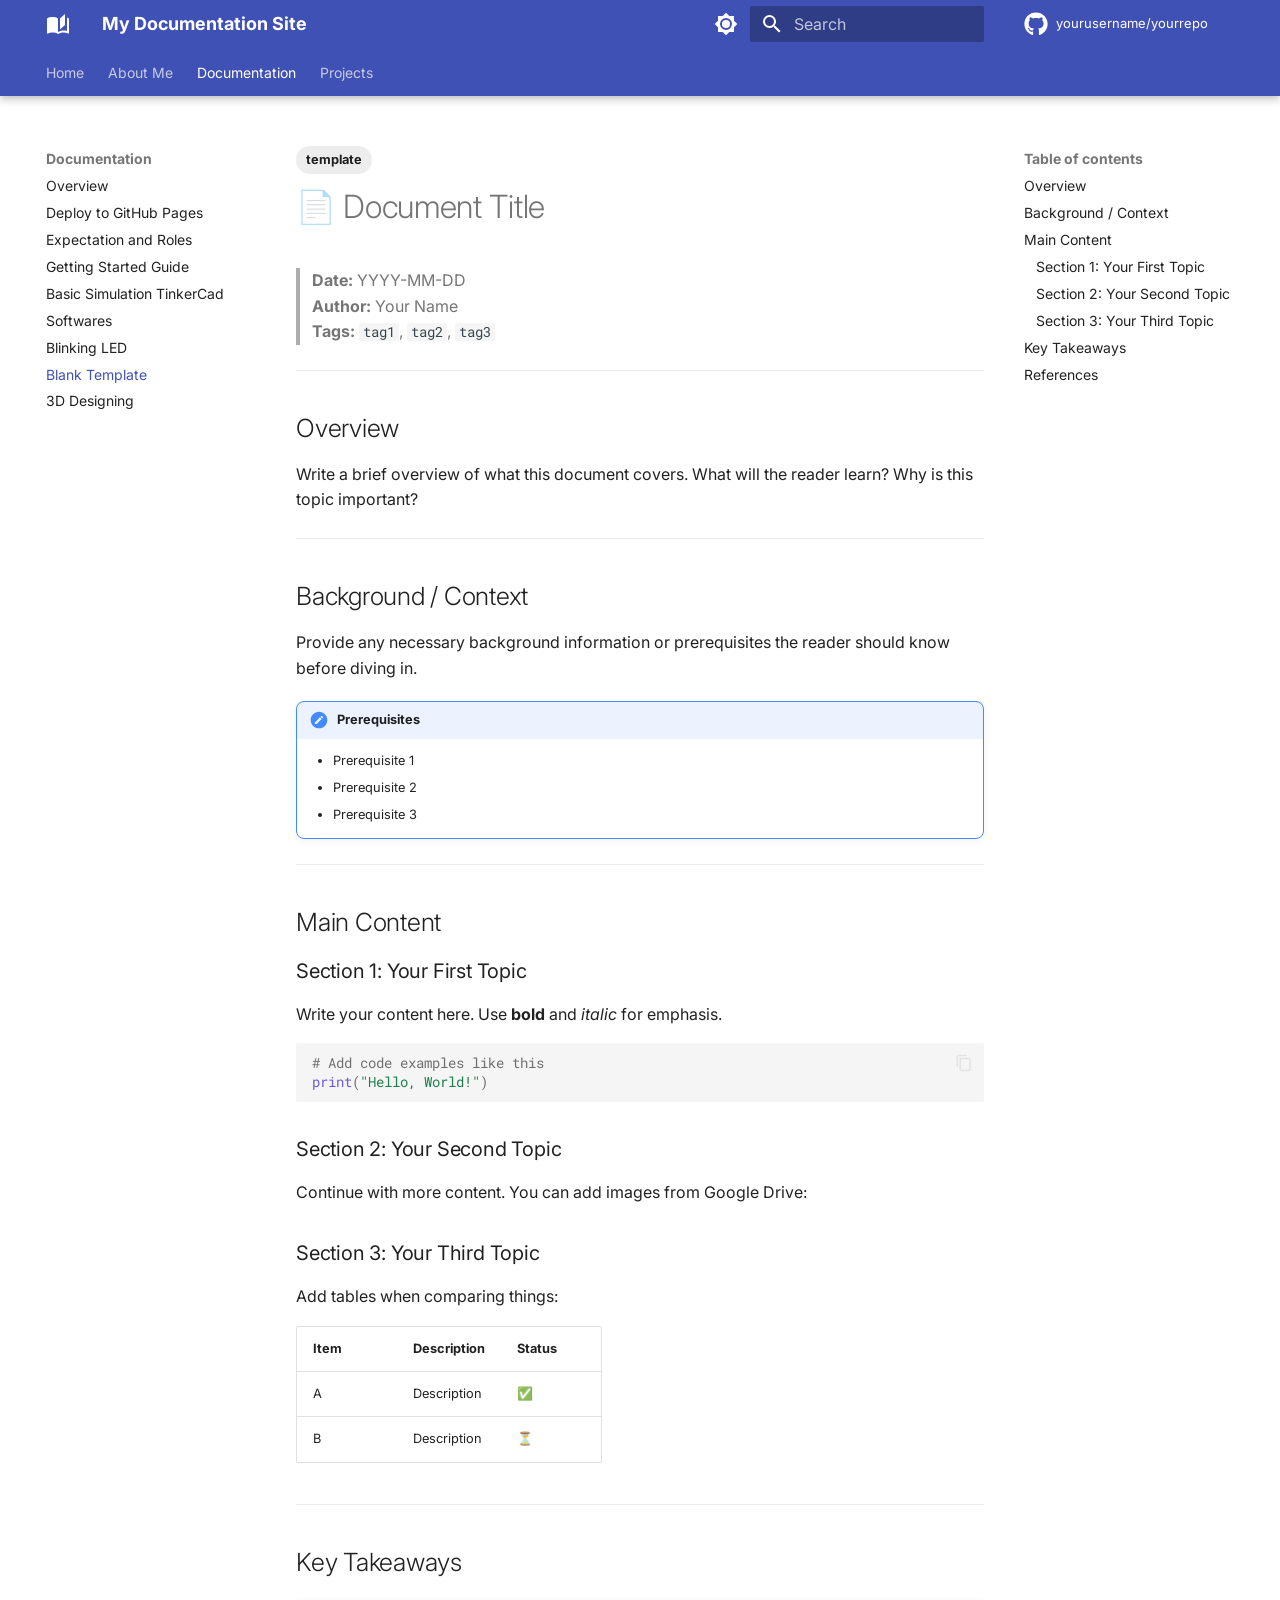
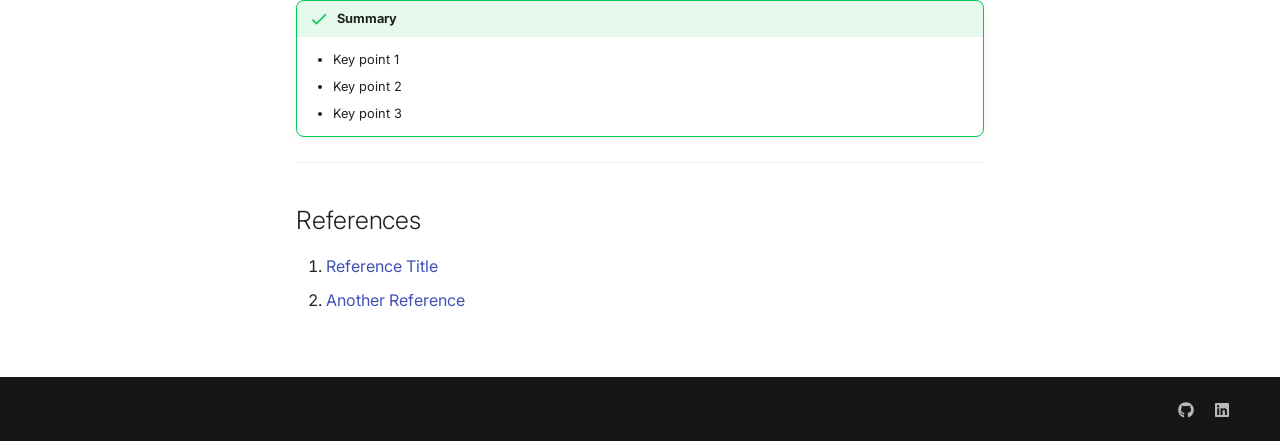
<file: documentation/template/index.html>
<!doctype html>
<html lang="en" class="no-js">
  <head>
    
      <meta charset="utf-8">
      <meta name="viewport" content="width=device-width,initial-scale=1">
      
        <meta name="description" content="A personal documentation site for showcasing work, learning, and projects.">
      
      
        <meta name="author" content="Your Name">
      
      
        <link rel="canonical" href="https://yourusername.github.io/yourrepo/documentation/template/">
      
      
        <link rel="prev" href="../led_blink/">
      
      
        <link rel="next" href="../3d_design/">
      
      
        
      
      
      <link rel="icon" href="../../assets/images/favicon.png">
      <meta name="generator" content="mkdocs-1.6.1, mkdocs-material-9.7.6">
    
    
      
        <title>Document Template - My Documentation Site</title>
      
    
    
      <link rel="stylesheet" href="../../assets/stylesheets/main.484c7ddc.min.css">
      
        
        <link rel="stylesheet" href="../../assets/stylesheets/palette.ab4e12ef.min.css">
      
      


    
    
      
    
    
      
        
        
        <link rel="preconnect" href="https://fonts.gstatic.com" crossorigin>
        <link rel="stylesheet" href="https://fonts.googleapis.com/css?family=Inter:300,300i,400,400i,700,700i%7CRoboto+Mono:400,400i,700,700i&display=fallback">
        <style>:root{--md-text-font:"Inter";--md-code-font:"Roboto Mono"}</style>
      
    
    
      <link rel="stylesheet" href="../../stylesheets/extra.css">
    
    <script>__md_scope=new URL("../..",location),__md_hash=e=>[...e].reduce(((e,_)=>(e<<5)-e+_.charCodeAt(0)),0),__md_get=(e,_=localStorage,t=__md_scope)=>JSON.parse(_.getItem(t.pathname+"."+e)),__md_set=(e,_,t=localStorage,a=__md_scope)=>{try{t.setItem(a.pathname+"."+e,JSON.stringify(_))}catch(e){}}</script>
    
      

    
    
  </head>
  
  
    
    
      
    
    
    
    
    <body dir="ltr" data-md-color-scheme="default" data-md-color-primary="indigo" data-md-color-accent="teal">
  
    
    <input class="md-toggle" data-md-toggle="drawer" type="checkbox" id="__drawer" autocomplete="off">
    <input class="md-toggle" data-md-toggle="search" type="checkbox" id="__search" autocomplete="off">
    <label class="md-overlay" for="__drawer"></label>
    <div data-md-component="skip">
      
        
        <a href="#document-title" class="md-skip">
          Skip to content
        </a>
      
    </div>
    <div data-md-component="announce">
      
    </div>
    
    
      

  

<header class="md-header md-header--shadow md-header--lifted" data-md-component="header">
  <nav class="md-header__inner md-grid" aria-label="Header">
    <a href="../.." title="My Documentation Site" class="md-header__button md-logo" aria-label="My Documentation Site" data-md-component="logo">
      
  
  <svg xmlns="http://www.w3.org/2000/svg" viewBox="0 0 24 24"><path d="m19 2-5 4.5v11l5-4.5zM6.5 5C4.55 5 2.45 5.4 1 6.5v14.66c0 .25.25.5.5.5.1 0 .15-.07.25-.07 1.35-.65 3.3-1.09 4.75-1.09 1.95 0 4.05.4 5.5 1.5 1.35-.85 3.8-1.5 5.5-1.5 1.65 0 3.35.31 4.75 1.06.1.05.15.03.25.03.25 0 .5-.25.5-.5V6.5c-.6-.45-1.25-.75-2-1V19c-1.1-.35-2.3-.5-3.5-.5-1.7 0-4.15.65-5.5 1.5V6.5C10.55 5.4 8.45 5 6.5 5"/></svg>

    </a>
    <label class="md-header__button md-icon" for="__drawer">
      
      <svg xmlns="http://www.w3.org/2000/svg" viewBox="0 0 24 24"><path d="M3 6h18v2H3zm0 5h18v2H3zm0 5h18v2H3z"/></svg>
    </label>
    <div class="md-header__title" data-md-component="header-title">
      <div class="md-header__ellipsis">
        <div class="md-header__topic">
          <span class="md-ellipsis">
            My Documentation Site
          </span>
        </div>
        <div class="md-header__topic" data-md-component="header-topic">
          <span class="md-ellipsis">
            
              Document Template
            
          </span>
        </div>
      </div>
    </div>
    
      
        <form class="md-header__option" data-md-component="palette">
  
    
    
    
    <input class="md-option" data-md-color-media="(prefers-color-scheme: light)" data-md-color-scheme="default" data-md-color-primary="indigo" data-md-color-accent="teal"  aria-label="Switch to dark mode"  type="radio" name="__palette" id="__palette_0">
    
      <label class="md-header__button md-icon" title="Switch to dark mode" for="__palette_1" hidden>
        <svg xmlns="http://www.w3.org/2000/svg" viewBox="0 0 24 24"><path d="M12 8a4 4 0 0 0-4 4 4 4 0 0 0 4 4 4 4 0 0 0 4-4 4 4 0 0 0-4-4m0 10a6 6 0 0 1-6-6 6 6 0 0 1 6-6 6 6 0 0 1 6 6 6 6 0 0 1-6 6m8-9.31V4h-4.69L12 .69 8.69 4H4v4.69L.69 12 4 15.31V20h4.69L12 23.31 15.31 20H20v-4.69L23.31 12z"/></svg>
      </label>
    
  
    
    
    
    <input class="md-option" data-md-color-media="(prefers-color-scheme: dark)" data-md-color-scheme="slate" data-md-color-primary="indigo" data-md-color-accent="teal"  aria-label="Switch to light mode"  type="radio" name="__palette" id="__palette_1">
    
      <label class="md-header__button md-icon" title="Switch to light mode" for="__palette_0" hidden>
        <svg xmlns="http://www.w3.org/2000/svg" viewBox="0 0 24 24"><path d="M12 18c-.89 0-1.74-.2-2.5-.55C11.56 16.5 13 14.42 13 12s-1.44-4.5-3.5-5.45C10.26 6.2 11.11 6 12 6a6 6 0 0 1 6 6 6 6 0 0 1-6 6m8-9.31V4h-4.69L12 .69 8.69 4H4v4.69L.69 12 4 15.31V20h4.69L12 23.31 15.31 20H20v-4.69L23.31 12z"/></svg>
      </label>
    
  
</form>
      
    
    
      <script>var palette=__md_get("__palette");if(palette&&palette.color){if("(prefers-color-scheme)"===palette.color.media){var media=matchMedia("(prefers-color-scheme: light)"),input=document.querySelector(media.matches?"[data-md-color-media='(prefers-color-scheme: light)']":"[data-md-color-media='(prefers-color-scheme: dark)']");palette.color.media=input.getAttribute("data-md-color-media"),palette.color.scheme=input.getAttribute("data-md-color-scheme"),palette.color.primary=input.getAttribute("data-md-color-primary"),palette.color.accent=input.getAttribute("data-md-color-accent")}for(var[key,value]of Object.entries(palette.color))document.body.setAttribute("data-md-color-"+key,value)}</script>
    
    
    
      
      
        <label class="md-header__button md-icon" for="__search">
          
          <svg xmlns="http://www.w3.org/2000/svg" viewBox="0 0 24 24"><path d="M9.5 3A6.5 6.5 0 0 1 16 9.5c0 1.61-.59 3.09-1.56 4.23l.27.27h.79l5 5-1.5 1.5-5-5v-.79l-.27-.27A6.52 6.52 0 0 1 9.5 16 6.5 6.5 0 0 1 3 9.5 6.5 6.5 0 0 1 9.5 3m0 2C7 5 5 7 5 9.5S7 14 9.5 14 14 12 14 9.5 12 5 9.5 5"/></svg>
        </label>
        <div class="md-search" data-md-component="search" role="dialog">
  <label class="md-search__overlay" for="__search"></label>
  <div class="md-search__inner" role="search">
    <form class="md-search__form" name="search">
      <input type="text" class="md-search__input" name="query" aria-label="Search" placeholder="Search" autocapitalize="off" autocorrect="off" autocomplete="off" spellcheck="false" data-md-component="search-query" required>
      <label class="md-search__icon md-icon" for="__search">
        
        <svg xmlns="http://www.w3.org/2000/svg" viewBox="0 0 24 24"><path d="M9.5 3A6.5 6.5 0 0 1 16 9.5c0 1.61-.59 3.09-1.56 4.23l.27.27h.79l5 5-1.5 1.5-5-5v-.79l-.27-.27A6.52 6.52 0 0 1 9.5 16 6.5 6.5 0 0 1 3 9.5 6.5 6.5 0 0 1 9.5 3m0 2C7 5 5 7 5 9.5S7 14 9.5 14 14 12 14 9.5 12 5 9.5 5"/></svg>
        
        <svg xmlns="http://www.w3.org/2000/svg" viewBox="0 0 24 24"><path d="M20 11v2H8l5.5 5.5-1.42 1.42L4.16 12l7.92-7.92L13.5 5.5 8 11z"/></svg>
      </label>
      <nav class="md-search__options" aria-label="Search">
        
        <button type="reset" class="md-search__icon md-icon" title="Clear" aria-label="Clear" tabindex="-1">
          
          <svg xmlns="http://www.w3.org/2000/svg" viewBox="0 0 24 24"><path d="M19 6.41 17.59 5 12 10.59 6.41 5 5 6.41 10.59 12 5 17.59 6.41 19 12 13.41 17.59 19 19 17.59 13.41 12z"/></svg>
        </button>
      </nav>
      
        <div class="md-search__suggest" data-md-component="search-suggest"></div>
      
    </form>
    <div class="md-search__output">
      <div class="md-search__scrollwrap" tabindex="0" data-md-scrollfix>
        <div class="md-search-result" data-md-component="search-result">
          <div class="md-search-result__meta">
            Initializing search
          </div>
          <ol class="md-search-result__list" role="presentation"></ol>
        </div>
      </div>
    </div>
  </div>
</div>
      
    
    
      <div class="md-header__source">
        <a href="https://github.com/yourusername/yourrepo" title="Go to repository" class="md-source" data-md-component="source">
  <div class="md-source__icon md-icon">
    
    <svg xmlns="http://www.w3.org/2000/svg" viewBox="0 0 512 512"><!--! Font Awesome Free 7.1.0 by @fontawesome - https://fontawesome.com License - https://fontawesome.com/license/free (Icons: CC BY 4.0, Fonts: SIL OFL 1.1, Code: MIT License) Copyright 2025 Fonticons, Inc.--><path d="M173.9 397.4c0 2-2.3 3.6-5.2 3.6-3.3.3-5.6-1.3-5.6-3.6 0-2 2.3-3.6 5.2-3.6 3-.3 5.6 1.3 5.6 3.6m-31.1-4.5c-.7 2 1.3 4.3 4.3 4.9 2.6 1 5.6 0 6.2-2s-1.3-4.3-4.3-5.2c-2.6-.7-5.5.3-6.2 2.3m44.2-1.7c-2.9.7-4.9 2.6-4.6 4.9.3 2 2.9 3.3 5.9 2.6 2.9-.7 4.9-2.6 4.6-4.6-.3-1.9-3-3.2-5.9-2.9M252.8 8C114.1 8 8 113.3 8 252c0 110.9 69.8 205.8 169.5 239.2 12.8 2.3 17.3-5.6 17.3-12.1 0-6.2-.3-40.4-.3-61.4 0 0-70 15-84.7-29.8 0 0-11.4-29.1-27.8-36.6 0 0-22.9-15.7 1.6-15.4 0 0 24.9 2 38.6 25.8 21.9 38.6 58.6 27.5 72.9 20.9 2.3-16 8.8-27.1 16-33.7-55.9-6.2-112.3-14.3-112.3-110.5 0-27.5 7.6-41.3 23.6-58.9-2.6-6.5-11.1-33.3 2.6-67.9 20.9-6.5 69 27 69 27 20-5.6 41.5-8.5 62.8-8.5s42.8 2.9 62.8 8.5c0 0 48.1-33.6 69-27 13.7 34.7 5.2 61.4 2.6 67.9 16 17.7 25.8 31.5 25.8 58.9 0 96.5-58.9 104.2-114.8 110.5 9.2 7.9 17 22.9 17 46.4 0 33.7-.3 75.4-.3 83.6 0 6.5 4.6 14.4 17.3 12.1C436.2 457.8 504 362.9 504 252 504 113.3 391.5 8 252.8 8M105.2 352.9c-1.3 1-1 3.3.7 5.2 1.6 1.6 3.9 2.3 5.2 1 1.3-1 1-3.3-.7-5.2-1.6-1.6-3.9-2.3-5.2-1m-10.8-8.1c-.7 1.3.3 2.9 2.3 3.9 1.6 1 3.6.7 4.3-.7.7-1.3-.3-2.9-2.3-3.9-2-.6-3.6-.3-4.3.7m32.4 35.6c-1.6 1.3-1 4.3 1.3 6.2 2.3 2.3 5.2 2.6 6.5 1 1.3-1.3.7-4.3-1.3-6.2-2.2-2.3-5.2-2.6-6.5-1m-11.4-14.7c-1.6 1-1.6 3.6 0 5.9s4.3 3.3 5.6 2.3c1.6-1.3 1.6-3.9 0-6.2-1.4-2.3-4-3.3-5.6-2"/></svg>
  </div>
  <div class="md-source__repository">
    yourusername/yourrepo
  </div>
</a>
      </div>
    
  </nav>
  
    
      
<nav class="md-tabs" aria-label="Tabs" data-md-component="tabs">
  <div class="md-grid">
    <ul class="md-tabs__list">
      
        
  
  
  
  
    
    
      <li class="md-tabs__item">
        <a href="../.." class="md-tabs__link">
          
  
  
  Home

        </a>
      </li>
    
  

      
        
  
  
  
  
    
    
      <li class="md-tabs__item">
        <a href="../../about/" class="md-tabs__link">
          
  
  
  About Me

        </a>
      </li>
    
  

      
        
  
  
  
    
  
  
    
    
      <li class="md-tabs__item md-tabs__item--active">
        <a href="../" class="md-tabs__link">
          
  
  
  Documentation

        </a>
      </li>
    
  

      
        
  
  
  
  
    
    
      <li class="md-tabs__item">
        <a href="../../projects/" class="md-tabs__link">
          
  
  
  Projects

        </a>
      </li>
    
  

      
    </ul>
  </div>
</nav>
    
  
</header>
    
    <div class="md-container" data-md-component="container">
      
      
        
      
      <main class="md-main" data-md-component="main">
        <div class="md-main__inner md-grid">
          
            
              
              <div class="md-sidebar md-sidebar--primary" data-md-component="sidebar" data-md-type="navigation" >
                <div class="md-sidebar__scrollwrap">
                  <div class="md-sidebar__inner">
                    


  


<nav class="md-nav md-nav--primary md-nav--lifted" aria-label="Navigation" data-md-level="0">
  <label class="md-nav__title" for="__drawer">
    <a href="../.." title="My Documentation Site" class="md-nav__button md-logo" aria-label="My Documentation Site" data-md-component="logo">
      
  
  <svg xmlns="http://www.w3.org/2000/svg" viewBox="0 0 24 24"><path d="m19 2-5 4.5v11l5-4.5zM6.5 5C4.55 5 2.45 5.4 1 6.5v14.66c0 .25.25.5.5.5.1 0 .15-.07.25-.07 1.35-.65 3.3-1.09 4.75-1.09 1.95 0 4.05.4 5.5 1.5 1.35-.85 3.8-1.5 5.5-1.5 1.65 0 3.35.31 4.75 1.06.1.05.15.03.25.03.25 0 .5-.25.5-.5V6.5c-.6-.45-1.25-.75-2-1V19c-1.1-.35-2.3-.5-3.5-.5-1.7 0-4.15.65-5.5 1.5V6.5C10.55 5.4 8.45 5 6.5 5"/></svg>

    </a>
    My Documentation Site
  </label>
  
    <div class="md-nav__source">
      <a href="https://github.com/yourusername/yourrepo" title="Go to repository" class="md-source" data-md-component="source">
  <div class="md-source__icon md-icon">
    
    <svg xmlns="http://www.w3.org/2000/svg" viewBox="0 0 512 512"><!--! Font Awesome Free 7.1.0 by @fontawesome - https://fontawesome.com License - https://fontawesome.com/license/free (Icons: CC BY 4.0, Fonts: SIL OFL 1.1, Code: MIT License) Copyright 2025 Fonticons, Inc.--><path d="M173.9 397.4c0 2-2.3 3.6-5.2 3.6-3.3.3-5.6-1.3-5.6-3.6 0-2 2.3-3.6 5.2-3.6 3-.3 5.6 1.3 5.6 3.6m-31.1-4.5c-.7 2 1.3 4.3 4.3 4.9 2.6 1 5.6 0 6.2-2s-1.3-4.3-4.3-5.2c-2.6-.7-5.5.3-6.2 2.3m44.2-1.7c-2.9.7-4.9 2.6-4.6 4.9.3 2 2.9 3.3 5.9 2.6 2.9-.7 4.9-2.6 4.6-4.6-.3-1.9-3-3.2-5.9-2.9M252.8 8C114.1 8 8 113.3 8 252c0 110.9 69.8 205.8 169.5 239.2 12.8 2.3 17.3-5.6 17.3-12.1 0-6.2-.3-40.4-.3-61.4 0 0-70 15-84.7-29.8 0 0-11.4-29.1-27.8-36.6 0 0-22.9-15.7 1.6-15.4 0 0 24.9 2 38.6 25.8 21.9 38.6 58.6 27.5 72.9 20.9 2.3-16 8.8-27.1 16-33.7-55.9-6.2-112.3-14.3-112.3-110.5 0-27.5 7.6-41.3 23.6-58.9-2.6-6.5-11.1-33.3 2.6-67.9 20.9-6.5 69 27 69 27 20-5.6 41.5-8.5 62.8-8.5s42.8 2.9 62.8 8.5c0 0 48.1-33.6 69-27 13.7 34.7 5.2 61.4 2.6 67.9 16 17.7 25.8 31.5 25.8 58.9 0 96.5-58.9 104.2-114.8 110.5 9.2 7.9 17 22.9 17 46.4 0 33.7-.3 75.4-.3 83.6 0 6.5 4.6 14.4 17.3 12.1C436.2 457.8 504 362.9 504 252 504 113.3 391.5 8 252.8 8M105.2 352.9c-1.3 1-1 3.3.7 5.2 1.6 1.6 3.9 2.3 5.2 1 1.3-1 1-3.3-.7-5.2-1.6-1.6-3.9-2.3-5.2-1m-10.8-8.1c-.7 1.3.3 2.9 2.3 3.9 1.6 1 3.6.7 4.3-.7.7-1.3-.3-2.9-2.3-3.9-2-.6-3.6-.3-4.3.7m32.4 35.6c-1.6 1.3-1 4.3 1.3 6.2 2.3 2.3 5.2 2.6 6.5 1 1.3-1.3.7-4.3-1.3-6.2-2.2-2.3-5.2-2.6-6.5-1m-11.4-14.7c-1.6 1-1.6 3.6 0 5.9s4.3 3.3 5.6 2.3c1.6-1.3 1.6-3.9 0-6.2-1.4-2.3-4-3.3-5.6-2"/></svg>
  </div>
  <div class="md-source__repository">
    yourusername/yourrepo
  </div>
</a>
    </div>
  
  <ul class="md-nav__list" data-md-scrollfix>
    
      
      
  
  
  
  
    
    
    
    
      
      
        
      
    
    
    <li class="md-nav__item md-nav__item--nested">
      
        
        
          
        
        <input class="md-nav__toggle md-toggle md-toggle--indeterminate" type="checkbox" id="__nav_1" >
        
          
          <label class="md-nav__link" for="__nav_1" id="__nav_1_label" tabindex="0">
            
  
  
  <span class="md-ellipsis">
    
  
    Home
  

    
  </span>
  
  

            <span class="md-nav__icon md-icon"></span>
          </label>
        
        <nav class="md-nav" data-md-level="1" aria-labelledby="__nav_1_label" aria-expanded="false">
          <label class="md-nav__title" for="__nav_1">
            <span class="md-nav__icon md-icon"></span>
            
  
    Home
  

          </label>
          <ul class="md-nav__list" data-md-scrollfix>
            
              
                
  
  
  
  
    <li class="md-nav__item">
      <a href="../.." class="md-nav__link">
        
  
  
  <span class="md-ellipsis">
    
  
    Welcome
  

    
  </span>
  
  

      </a>
    </li>
  

              
            
          </ul>
        </nav>
      
    </li>
  

    
      
      
  
  
  
  
    
    
    
    
      
      
        
      
    
    
    <li class="md-nav__item md-nav__item--nested">
      
        
        
          
        
        <input class="md-nav__toggle md-toggle md-toggle--indeterminate" type="checkbox" id="__nav_2" >
        
          
          <label class="md-nav__link" for="__nav_2" id="__nav_2_label" tabindex="0">
            
  
  
  <span class="md-ellipsis">
    
  
    About Me
  

    
  </span>
  
  

            <span class="md-nav__icon md-icon"></span>
          </label>
        
        <nav class="md-nav" data-md-level="1" aria-labelledby="__nav_2_label" aria-expanded="false">
          <label class="md-nav__title" for="__nav_2">
            <span class="md-nav__icon md-icon"></span>
            
  
    About Me
  

          </label>
          <ul class="md-nav__list" data-md-scrollfix>
            
              
                
  
  
  
  
    <li class="md-nav__item">
      <a href="../../about/" class="md-nav__link">
        
  
  
  <span class="md-ellipsis">
    
  
    Introduction
  

    
  </span>
  
  

      </a>
    </li>
  

              
            
          </ul>
        </nav>
      
    </li>
  

    
      
      
  
  
    
  
  
  
    
    
    
    
      
        
        
      
      
        
      
    
    
    <li class="md-nav__item md-nav__item--active md-nav__item--section md-nav__item--nested">
      
        
        
        <input class="md-nav__toggle md-toggle " type="checkbox" id="__nav_3" checked>
        
          
          <label class="md-nav__link" for="__nav_3" id="__nav_3_label" tabindex="">
            
  
  
  <span class="md-ellipsis">
    
  
    Documentation
  

    
  </span>
  
  

            <span class="md-nav__icon md-icon"></span>
          </label>
        
        <nav class="md-nav" data-md-level="1" aria-labelledby="__nav_3_label" aria-expanded="true">
          <label class="md-nav__title" for="__nav_3">
            <span class="md-nav__icon md-icon"></span>
            
  
    Documentation
  

          </label>
          <ul class="md-nav__list" data-md-scrollfix>
            
              
                
  
  
  
  
    <li class="md-nav__item">
      <a href="../" class="md-nav__link">
        
  
  
  <span class="md-ellipsis">
    
  
    Overview
  

    
  </span>
  
  

      </a>
    </li>
  

              
            
              
                
  
  
  
  
    <li class="md-nav__item">
      <a href="../github-deployment/" class="md-nav__link">
        
  
  
  <span class="md-ellipsis">
    
  
    Deploy to GitHub Pages
  

    
  </span>
  
  

      </a>
    </li>
  

              
            
              
                
  
  
  
  
    <li class="md-nav__item">
      <a href="../expectation/" class="md-nav__link">
        
  
  
  <span class="md-ellipsis">
    
  
    Expectation and Roles
  

    
  </span>
  
  

      </a>
    </li>
  

              
            
              
                
  
  
  
  
    <li class="md-nav__item">
      <a href="../getting-started/" class="md-nav__link">
        
  
  
  <span class="md-ellipsis">
    
  
    Getting Started Guide
  

    
  </span>
  
  

      </a>
    </li>
  

              
            
              
                
  
  
  
  
    <li class="md-nav__item">
      <a href="../basic_simulation/" class="md-nav__link">
        
  
  
  <span class="md-ellipsis">
    
  
    Basic Simulation TinkerCad
  

    
  </span>
  
  

      </a>
    </li>
  

              
            
              
                
  
  
  
  
    <li class="md-nav__item">
      <a href="../installation/" class="md-nav__link">
        
  
  
  <span class="md-ellipsis">
    
  
    Softwares
  

    
  </span>
  
  

      </a>
    </li>
  

              
            
              
                
  
  
  
  
    <li class="md-nav__item">
      <a href="../led_blink/" class="md-nav__link">
        
  
  
  <span class="md-ellipsis">
    
  
    Blinking LED
  

    
  </span>
  
  

      </a>
    </li>
  

              
            
              
                
  
  
    
  
  
  
    <li class="md-nav__item md-nav__item--active">
      
      <input class="md-nav__toggle md-toggle" type="checkbox" id="__toc">
      
      
        
      
      
        <label class="md-nav__link md-nav__link--active" for="__toc">
          
  
  
  <span class="md-ellipsis">
    
  
    Blank Template
  

    
  </span>
  
  

          <span class="md-nav__icon md-icon"></span>
        </label>
      
      <a href="./" class="md-nav__link md-nav__link--active">
        
  
  
  <span class="md-ellipsis">
    
  
    Blank Template
  

    
  </span>
  
  

      </a>
      
        

<nav class="md-nav md-nav--secondary" aria-label="Table of contents">
  
  
  
    
  
  
    <label class="md-nav__title" for="__toc">
      <span class="md-nav__icon md-icon"></span>
      Table of contents
    </label>
    <ul class="md-nav__list" data-md-component="toc" data-md-scrollfix>
      
        <li class="md-nav__item">
  <a href="#overview" class="md-nav__link">
    <span class="md-ellipsis">
      
        Overview
      
    </span>
  </a>
  
</li>
      
        <li class="md-nav__item">
  <a href="#background-context" class="md-nav__link">
    <span class="md-ellipsis">
      
        Background / Context
      
    </span>
  </a>
  
</li>
      
        <li class="md-nav__item">
  <a href="#main-content" class="md-nav__link">
    <span class="md-ellipsis">
      
        Main Content
      
    </span>
  </a>
  
    <nav class="md-nav" aria-label="Main Content">
      <ul class="md-nav__list">
        
          <li class="md-nav__item">
  <a href="#section-1-your-first-topic" class="md-nav__link">
    <span class="md-ellipsis">
      
        Section 1: Your First Topic
      
    </span>
  </a>
  
</li>
        
          <li class="md-nav__item">
  <a href="#section-2-your-second-topic" class="md-nav__link">
    <span class="md-ellipsis">
      
        Section 2: Your Second Topic
      
    </span>
  </a>
  
</li>
        
          <li class="md-nav__item">
  <a href="#section-3-your-third-topic" class="md-nav__link">
    <span class="md-ellipsis">
      
        Section 3: Your Third Topic
      
    </span>
  </a>
  
</li>
        
      </ul>
    </nav>
  
</li>
      
        <li class="md-nav__item">
  <a href="#key-takeaways" class="md-nav__link">
    <span class="md-ellipsis">
      
        Key Takeaways
      
    </span>
  </a>
  
</li>
      
        <li class="md-nav__item">
  <a href="#references" class="md-nav__link">
    <span class="md-ellipsis">
      
        References
      
    </span>
  </a>
  
</li>
      
    </ul>
  
</nav>
      
    </li>
  

              
            
              
                
  
  
  
  
    <li class="md-nav__item">
      <a href="../3d_design/" class="md-nav__link">
        
  
  
  <span class="md-ellipsis">
    
  
    3D Designing
  

    
  </span>
  
  

      </a>
    </li>
  

              
            
          </ul>
        </nav>
      
    </li>
  

    
      
      
  
  
  
  
    
    
    
    
      
      
        
      
    
    
    <li class="md-nav__item md-nav__item--nested">
      
        
        
          
        
        <input class="md-nav__toggle md-toggle md-toggle--indeterminate" type="checkbox" id="__nav_4" >
        
          
          <label class="md-nav__link" for="__nav_4" id="__nav_4_label" tabindex="0">
            
  
  
  <span class="md-ellipsis">
    
  
    Projects
  

    
  </span>
  
  

            <span class="md-nav__icon md-icon"></span>
          </label>
        
        <nav class="md-nav" data-md-level="1" aria-labelledby="__nav_4_label" aria-expanded="false">
          <label class="md-nav__title" for="__nav_4">
            <span class="md-nav__icon md-icon"></span>
            
  
    Projects
  

          </label>
          <ul class="md-nav__list" data-md-scrollfix>
            
              
                
  
  
  
  
    <li class="md-nav__item">
      <a href="../../projects/" class="md-nav__link">
        
  
  
  <span class="md-ellipsis">
    
  
    Overview
  

    
  </span>
  
  

      </a>
    </li>
  

              
            
              
                
  
  
  
  
    <li class="md-nav__item">
      <a href="../../projects/project-template/" class="md-nav__link">
        
  
  
  <span class="md-ellipsis">
    
  
    Project Template
  

    
  </span>
  
  

      </a>
    </li>
  

              
            
          </ul>
        </nav>
      
    </li>
  

    
  </ul>
</nav>
                  </div>
                </div>
              </div>
            
            
              
              <div class="md-sidebar md-sidebar--secondary" data-md-component="sidebar" data-md-type="toc" >
                <div class="md-sidebar__scrollwrap">
                  <div class="md-sidebar__inner">
                    

<nav class="md-nav md-nav--secondary" aria-label="Table of contents">
  
  
  
    
  
  
    <label class="md-nav__title" for="__toc">
      <span class="md-nav__icon md-icon"></span>
      Table of contents
    </label>
    <ul class="md-nav__list" data-md-component="toc" data-md-scrollfix>
      
        <li class="md-nav__item">
  <a href="#overview" class="md-nav__link">
    <span class="md-ellipsis">
      
        Overview
      
    </span>
  </a>
  
</li>
      
        <li class="md-nav__item">
  <a href="#background-context" class="md-nav__link">
    <span class="md-ellipsis">
      
        Background / Context
      
    </span>
  </a>
  
</li>
      
        <li class="md-nav__item">
  <a href="#main-content" class="md-nav__link">
    <span class="md-ellipsis">
      
        Main Content
      
    </span>
  </a>
  
    <nav class="md-nav" aria-label="Main Content">
      <ul class="md-nav__list">
        
          <li class="md-nav__item">
  <a href="#section-1-your-first-topic" class="md-nav__link">
    <span class="md-ellipsis">
      
        Section 1: Your First Topic
      
    </span>
  </a>
  
</li>
        
          <li class="md-nav__item">
  <a href="#section-2-your-second-topic" class="md-nav__link">
    <span class="md-ellipsis">
      
        Section 2: Your Second Topic
      
    </span>
  </a>
  
</li>
        
          <li class="md-nav__item">
  <a href="#section-3-your-third-topic" class="md-nav__link">
    <span class="md-ellipsis">
      
        Section 3: Your Third Topic
      
    </span>
  </a>
  
</li>
        
      </ul>
    </nav>
  
</li>
      
        <li class="md-nav__item">
  <a href="#key-takeaways" class="md-nav__link">
    <span class="md-ellipsis">
      
        Key Takeaways
      
    </span>
  </a>
  
</li>
      
        <li class="md-nav__item">
  <a href="#references" class="md-nav__link">
    <span class="md-ellipsis">
      
        References
      
    </span>
  </a>
  
</li>
      
    </ul>
  
</nav>
                  </div>
                </div>
              </div>
            
          
          
            <div class="md-content" data-md-component="content">
              
              <article class="md-content__inner md-typeset">
                
                  

  <nav class="md-tags" >
    
      
      
      
      
        <span class="md-tag">template</span>
      
    
  </nav>


  
  


<!-- ============================================================
     📝 BLANK DOCUMENTATION TEMPLATE

     HOW TO USE:
     1. Copy this file and rename it (e.g., "my-topic.md")
     2. Replace the placeholder content below
     3. Add your new file to mkdocs.yml under the Documentation nav
     4. Run `mkdocs serve` to preview
     ============================================================ -->

<h1 id="document-title">📄 Document Title<a class="headerlink" href="#document-title" title="Permanent link">&para;</a></h1>
<blockquote>
<p><strong>Date:</strong> YYYY-MM-DD<br />
<strong>Author:</strong> Your Name<br />
<strong>Tags:</strong> <code>tag1</code>, <code>tag2</code>, <code>tag3</code></p>
</blockquote>
<hr />
<h2 id="overview">Overview<a class="headerlink" href="#overview" title="Permanent link">&para;</a></h2>
<p>Write a brief overview of what this document covers. What will the reader
learn? Why is this topic important?</p>
<hr />
<h2 id="background-context">Background / Context<a class="headerlink" href="#background-context" title="Permanent link">&para;</a></h2>
<p>Provide any necessary background information or prerequisites the reader
should know before diving in.</p>
<div class="admonition note">
<p class="admonition-title">Prerequisites</p>
<ul>
<li>Prerequisite 1</li>
<li>Prerequisite 2</li>
<li>Prerequisite 3</li>
</ul>
</div>
<hr />
<h2 id="main-content">Main Content<a class="headerlink" href="#main-content" title="Permanent link">&para;</a></h2>
<h3 id="section-1-your-first-topic">Section 1: Your First Topic<a class="headerlink" href="#section-1-your-first-topic" title="Permanent link">&para;</a></h3>
<p>Write your content here. Use <strong>bold</strong> and <em>italic</em> for emphasis.</p>
<div class="language-python highlight"><pre><span></span><code><span id="__span-0-1"><a id="__codelineno-0-1" name="__codelineno-0-1" href="#__codelineno-0-1"></a><span class="c1"># Add code examples like this</span>
</span><span id="__span-0-2"><a id="__codelineno-0-2" name="__codelineno-0-2" href="#__codelineno-0-2"></a><span class="nb">print</span><span class="p">(</span><span class="s2">&quot;Hello, World!&quot;</span><span class="p">)</span>
</span></code></pre></div>
<h3 id="section-2-your-second-topic">Section 2: Your Second Topic<a class="headerlink" href="#section-2-your-second-topic" title="Permanent link">&para;</a></h3>
<p>Continue with more content. You can add images from Google Drive:</p>
<!-- Uncomment and replace YOUR_FILE_ID:
![Description](https://drive.google.com/thumbnail?id=YOUR_FILE_ID&sz=w800)
<p class="drive-image-caption">Figure 1: Describe the image</p>
-->

<h3 id="section-3-your-third-topic">Section 3: Your Third Topic<a class="headerlink" href="#section-3-your-third-topic" title="Permanent link">&para;</a></h3>
<p>Add tables when comparing things:</p>
<table>
<thead>
<tr>
<th>Item</th>
<th>Description</th>
<th>Status</th>
</tr>
</thead>
<tbody>
<tr>
<td>A</td>
<td>Description</td>
<td>✅</td>
</tr>
<tr>
<td>B</td>
<td>Description</td>
<td>⏳</td>
</tr>
</tbody>
</table>
<hr />
<h2 id="key-takeaways">Key Takeaways<a class="headerlink" href="#key-takeaways" title="Permanent link">&para;</a></h2>
<div class="admonition success">
<p class="admonition-title">Summary</p>
<ul>
<li>Key point 1</li>
<li>Key point 2</li>
<li>Key point 3</li>
</ul>
</div>
<hr />
<h2 id="references">References<a class="headerlink" href="#references" title="Permanent link">&para;</a></h2>
<ol>
<li><a href="https://example.com">Reference Title</a></li>
<li><a href="https://example.com">Another Reference</a></li>
</ol>







  
  






                
              </article>
            </div>
          
          
  <script>var tabs=__md_get("__tabs");if(Array.isArray(tabs))e:for(var set of document.querySelectorAll(".tabbed-set")){var labels=set.querySelector(".tabbed-labels");for(var tab of tabs)for(var label of labels.getElementsByTagName("label"))if(label.innerText.trim()===tab){var input=document.getElementById(label.htmlFor);input.checked=!0;continue e}}</script>

<script>var target=document.getElementById(location.hash.slice(1));target&&target.name&&(target.checked=target.name.startsWith("__tabbed_"))</script>
        </div>
        
          <button type="button" class="md-top md-icon" data-md-component="top" hidden>
  
  <svg xmlns="http://www.w3.org/2000/svg" viewBox="0 0 24 24"><path d="M13 20h-2V8l-5.5 5.5-1.42-1.42L12 4.16l7.92 7.92-1.42 1.42L13 8z"/></svg>
  Back to top
</button>
        
      </main>
      
        <footer class="md-footer">
  
  <div class="md-footer-meta md-typeset">
    <div class="md-footer-meta__inner md-grid">
      <div class="md-copyright">
  
  
</div>
      
        
<div class="md-social">
  
    
    
    
    
    <a href="https://github.com/yourusername" target="_blank" rel="noopener" title="GitHub" class="md-social__link">
      <svg xmlns="http://www.w3.org/2000/svg" viewBox="0 0 512 512"><!--! Font Awesome Free 7.1.0 by @fontawesome - https://fontawesome.com License - https://fontawesome.com/license/free (Icons: CC BY 4.0, Fonts: SIL OFL 1.1, Code: MIT License) Copyright 2025 Fonticons, Inc.--><path d="M173.9 397.4c0 2-2.3 3.6-5.2 3.6-3.3.3-5.6-1.3-5.6-3.6 0-2 2.3-3.6 5.2-3.6 3-.3 5.6 1.3 5.6 3.6m-31.1-4.5c-.7 2 1.3 4.3 4.3 4.9 2.6 1 5.6 0 6.2-2s-1.3-4.3-4.3-5.2c-2.6-.7-5.5.3-6.2 2.3m44.2-1.7c-2.9.7-4.9 2.6-4.6 4.9.3 2 2.9 3.3 5.9 2.6 2.9-.7 4.9-2.6 4.6-4.6-.3-1.9-3-3.2-5.9-2.9M252.8 8C114.1 8 8 113.3 8 252c0 110.9 69.8 205.8 169.5 239.2 12.8 2.3 17.3-5.6 17.3-12.1 0-6.2-.3-40.4-.3-61.4 0 0-70 15-84.7-29.8 0 0-11.4-29.1-27.8-36.6 0 0-22.9-15.7 1.6-15.4 0 0 24.9 2 38.6 25.8 21.9 38.6 58.6 27.5 72.9 20.9 2.3-16 8.8-27.1 16-33.7-55.9-6.2-112.3-14.3-112.3-110.5 0-27.5 7.6-41.3 23.6-58.9-2.6-6.5-11.1-33.3 2.6-67.9 20.9-6.5 69 27 69 27 20-5.6 41.5-8.5 62.8-8.5s42.8 2.9 62.8 8.5c0 0 48.1-33.6 69-27 13.7 34.7 5.2 61.4 2.6 67.9 16 17.7 25.8 31.5 25.8 58.9 0 96.5-58.9 104.2-114.8 110.5 9.2 7.9 17 22.9 17 46.4 0 33.7-.3 75.4-.3 83.6 0 6.5 4.6 14.4 17.3 12.1C436.2 457.8 504 362.9 504 252 504 113.3 391.5 8 252.8 8M105.2 352.9c-1.3 1-1 3.3.7 5.2 1.6 1.6 3.9 2.3 5.2 1 1.3-1 1-3.3-.7-5.2-1.6-1.6-3.9-2.3-5.2-1m-10.8-8.1c-.7 1.3.3 2.9 2.3 3.9 1.6 1 3.6.7 4.3-.7.7-1.3-.3-2.9-2.3-3.9-2-.6-3.6-.3-4.3.7m32.4 35.6c-1.6 1.3-1 4.3 1.3 6.2 2.3 2.3 5.2 2.6 6.5 1 1.3-1.3.7-4.3-1.3-6.2-2.2-2.3-5.2-2.6-6.5-1m-11.4-14.7c-1.6 1-1.6 3.6 0 5.9s4.3 3.3 5.6 2.3c1.6-1.3 1.6-3.9 0-6.2-1.4-2.3-4-3.3-5.6-2"/></svg>
    </a>
  
    
    
    
    
    <a href="https://linkedin.com/in/yourusername" target="_blank" rel="noopener" title="LinkedIn" class="md-social__link">
      <svg xmlns="http://www.w3.org/2000/svg" viewBox="0 0 448 512"><!--! Font Awesome Free 7.1.0 by @fontawesome - https://fontawesome.com License - https://fontawesome.com/license/free (Icons: CC BY 4.0, Fonts: SIL OFL 1.1, Code: MIT License) Copyright 2025 Fonticons, Inc.--><path d="M416 32H31.9C14.3 32 0 46.5 0 64.3v383.4C0 465.5 14.3 480 31.9 480H416c17.6 0 32-14.5 32-32.3V64.3c0-17.8-14.4-32.3-32-32.3M135.4 416H69V202.2h66.5V416zM102.2 96a38.5 38.5 0 1 1 0 77 38.5 38.5 0 1 1 0-77m282.1 320h-66.4V312c0-24.8-.5-56.7-34.5-56.7-34.6 0-39.9 27-39.9 54.9V416h-66.4V202.2h63.7v29.2h.9c8.9-16.8 30.6-34.5 62.9-34.5 67.2 0 79.7 44.3 79.7 101.9z"/></svg>
    </a>
  
</div>
      
    </div>
  </div>
</footer>
      
    </div>
    <div class="md-dialog" data-md-component="dialog">
      <div class="md-dialog__inner md-typeset"></div>
    </div>
    
      <div class="md-progress" data-md-component="progress" role="progressbar"></div>
    
    
    
      
      
      <script id="__config" type="application/json">{"annotate": null, "base": "../..", "features": ["navigation.tabs", "navigation.tabs.sticky", "navigation.sections", "navigation.expand", "navigation.top", "navigation.instant", "navigation.instant.progress", "search.suggest", "search.highlight", "content.code.copy", "content.tabs.link", "toc.follow"], "search": "../../assets/javascripts/workers/search.2c215733.min.js", "tags": null, "translations": {"clipboard.copied": "Copied to clipboard", "clipboard.copy": "Copy to clipboard", "search.result.more.one": "1 more on this page", "search.result.more.other": "# more on this page", "search.result.none": "No matching documents", "search.result.one": "1 matching document", "search.result.other": "# matching documents", "search.result.placeholder": "Type to start searching", "search.result.term.missing": "Missing", "select.version": "Select version"}, "version": null}</script>
    
    
      <script src="../../assets/javascripts/bundle.79ae519e.min.js"></script>
      
    
  </body>
</html>
</file>
<file: stylesheets/extra.css>
/* ============================================================
   Custom CSS — Student Documentation Template
   ============================================================ */

/* ── CSS Variables (Light Mode Overrides) ──────────────────── */
:root {
  --md-primary-fg-color: #3949ab;
  --md-primary-fg-color--light: #5c6bc0;
  --md-primary-fg-color--dark: #283593;
  --md-accent-fg-color: #00bfa5;
}

/* ── Hero Section ──────────────────────────────────────────── */
.hero-section {
  background: linear-gradient(135deg, #3949ab 0%, #1a237e 50%, #0d47a1 100%);
  background-size: cover;
  background-position: center;
  color: white;
  padding: 4rem 2rem;
  border-radius: 16px;
  text-align: center;
  margin-bottom: 2rem;
  position: relative;
  overflow: hidden;
}

/* Dark overlay so text stays readable over any background image */
.hero-section.has-bg-image {
  background-blend-mode: overlay;
}


.hero-section::before {
  content: "";
  position: absolute;
  top: -50%;
  left: -50%;
  width: 200%;
  height: 200%;
  background: radial-gradient(circle at 30% 50%,
      rgba(255, 255, 255, 0.08) 0%,
      transparent 50%);
  animation: hero-shimmer 8s ease-in-out infinite;
}

@keyframes hero-shimmer {

  0%,
  100% {
    transform: translate(0, 0);
  }

  50% {
    transform: translate(5%, 3%);
  }
}

.hero-section h1 {
  font-size: 2.8rem;
  font-weight: 800;
  margin-bottom: 0.5rem;
  position: relative;
  letter-spacing: -0.02em;
}

.hero-section p {
  font-size: 1.2rem;
  opacity: 0.9;
  position: relative;
  max-width: 600px;
  margin: 0 auto;
}

/* Dark mode hero */
[data-md-color-scheme="slate"] .hero-section {
  background: linear-gradient(135deg, #1a237e 0%, #0d1b3e 50%, #102040 100%);
}

/* ── Navigation Cards Grid ─────────────────────────────────── */
.card-grid {
  display: grid;
  grid-template-columns: repeat(auto-fit, minmax(260px, 1fr));
  gap: 1.5rem;
  margin: 2rem 0;
}

.card {
  background: var(--md-default-bg-color);
  border: 1px solid var(--md-default-fg-color--lightest);
  border-radius: 12px;
  padding: 1.8rem;
  transition: all 0.3s cubic-bezier(0.25, 0.46, 0.45, 0.94);
  position: relative;
  overflow: hidden;
}

.card::before {
  content: "";
  position: absolute;
  top: 0;
  left: 0;
  right: 0;
  height: 4px;
  background: linear-gradient(90deg, var(--md-primary-fg-color), var(--md-accent-fg-color));
  transform: scaleX(0);
  transform-origin: left;
  transition: transform 0.3s ease;
}

.card:hover {
  transform: translateY(-4px);
  box-shadow: 0 12px 32px rgba(0, 0, 0, 0.12);
  border-color: var(--md-primary-fg-color--light);
}

.card:hover::before {
  transform: scaleX(1);
}

.card h3 {
  margin-top: 0;
  color: var(--md-primary-fg-color);
}

.card p {
  color: var(--md-default-fg-color--light);
  font-size: 0.92rem;
  line-height: 1.6;
}

/* ── Documentation Cards with Background Image ────────────── */
.doc-card {
  border-radius: 12px;
  overflow: hidden;
  position: relative;
  min-height: 220px;
  display: flex;
  flex-direction: column;
  justify-content: flex-end;
  padding: 1.8rem;
  background-size: cover;
  background-position: center;
  background-repeat: no-repeat;
  transition: all 0.3s cubic-bezier(0.25, 0.46, 0.45, 0.94);
  text-decoration: none;
}

/* Dark overlay for text readability */
.doc-card::before {
  content: "";
  position: absolute;
  inset: 0;
  background: linear-gradient(to top,
      rgba(0, 0, 0, 0.82) 0%,
      rgba(0, 0, 0, 0.45) 50%,
      rgba(0, 0, 0, 0.2) 100%);
  border-radius: 12px;
  transition: background 0.3s ease;
  z-index: 1;
}

.doc-card:hover::before {
  background: linear-gradient(to top,
      rgba(0, 0, 0, 0.88) 0%,
      rgba(0, 0, 0, 0.5) 50%,
      rgba(0, 0, 0, 0.25) 100%);
}

.doc-card:hover {
  transform: translateY(-5px);
  box-shadow: 0 16px 40px rgba(0, 0, 0, 0.25);
}

/* All text inside doc-card sits above the overlay */
.doc-card h3,
.doc-card p,
.doc-card a {
  position: relative;
  z-index: 2;
}

.doc-card h3 {
  color: #ffffff;
  font-size: 1.3rem;
  font-weight: 700;
  margin-top: 0;
  margin-bottom: 0.4rem;
  text-shadow: 0 2px 8px rgba(0, 0, 0, 0.4);
}

.doc-card p {
  color: rgba(255, 255, 255, 0.9);
  font-size: 0.88rem;
  line-height: 1.5;
  margin-bottom: 0.6rem;
  text-shadow: 0 1px 4px rgba(0, 0, 0, 0.3);
}

.doc-card a {
  color: var(--md-accent-fg-color);
  font-weight: 600;
}

.doc-card a:hover {
  color: #fff;
}

/* ── Project Cards with Side Image ─────────────────────────── */
.project-card-horizontal {
  display: flex;
  background: var(--md-default-bg-color);
  border: 1px solid var(--md-default-fg-color--lightest);
  border-radius: 12px;
  overflow: hidden;
  margin-bottom: 1.5rem;
  transition: all 0.3s ease;
}

.project-card-horizontal:hover {
  transform: translateY(-3px);
  box-shadow: 0 10px 32px rgba(0, 0, 0, 0.12);
  border-color: var(--md-primary-fg-color--light);
}

.project-card-image {
  width: 260px;
  min-height: 200px;
  flex-shrink: 0;
  background-size: cover;
  background-position: center;
  background-repeat: no-repeat;
  position: relative;
}

/* Subtle gradient fade from image to content */
.project-card-image::after {
  content: "";
  position: absolute;
  top: 0;
  right: 0;
  bottom: 0;
  width: 40px;
  background: linear-gradient(to right, transparent, var(--md-default-bg-color));
}

.project-card-content {
  flex: 1;
  padding: 1.6rem 1.8rem;
  display: flex;
  flex-direction: column;
  justify-content: center;
}

.project-card-content h3 {
  margin-top: 0;
  color: var(--md-primary-fg-color);
}

.project-card-content p {
  color: var(--md-default-fg-color--light);
  font-size: 0.92rem;
  line-height: 1.6;
}

/* Responsive: stack on mobile */
@media screen and (max-width: 768px) {
  .project-card-horizontal {
    flex-direction: column;
  }

  .project-card-image {
    width: 100%;
    min-height: 160px;
  }

  .project-card-image::after {
    display: none;
  }
}

/* ── Profile Section ───────────────────────────────────────── */
.profile-section {
  display: flex;
  flex-wrap: wrap;
  gap: 2rem;
  align-items: flex-start;
  margin: 2rem 0;
}

.profile-photo {
  width: 180px;
  height: 180px;
  border-radius: 50%;
  object-fit: cover;
  border: 4px solid var(--md-primary-fg-color);
  box-shadow: 0 8px 24px rgba(0, 0, 0, 0.15);
  flex-shrink: 0;
}

.profile-info {
  flex: 1;
  min-width: 280px;
}

/* ── Skill Badges ──────────────────────────────────────────── */
.skill-badge {
  display: inline-block;
  background: linear-gradient(135deg,
      var(--md-primary-fg-color),
      var(--md-accent-fg-color));
  color: white;
  padding: 0.35rem 0.9rem;
  border-radius: 20px;
  font-size: 0.82rem;
  font-weight: 600;
  margin: 0.25rem;
  transition: transform 0.2s ease, box-shadow 0.2s ease;
}

.skill-badge:hover {
  transform: scale(1.08);
  box-shadow: 0 4px 12px rgba(57, 73, 171, 0.35);
}

/* ── Project Cards ─────────────────────────────────────────── */
.project-card {
  background: var(--md-default-bg-color);
  border: 1px solid var(--md-default-fg-color--lightest);
  border-radius: 12px;
  padding: 2rem;
  margin-bottom: 1.5rem;
  transition: all 0.3s ease;
  position: relative;
}

.project-card:hover {
  transform: translateY(-3px);
  box-shadow: 0 8px 28px rgba(0, 0, 0, 0.1);
}

.project-card .status-badge {
  display: inline-block;
  padding: 0.25rem 0.7rem;
  border-radius: 12px;
  font-size: 0.78rem;
  font-weight: 700;
  text-transform: uppercase;
  letter-spacing: 0.05em;
}

.status-badge.completed {
  background: #e8f5e9;
  color: #2e7d32;
}

.status-badge.in-progress {
  background: #fff3e0;
  color: #e65100;
}

.status-badge.planned {
  background: #e3f2fd;
  color: #1565c0;
}

[data-md-color-scheme="slate"] .status-badge.completed {
  background: #1b3d1f;
  color: #66bb6a;
}

[data-md-color-scheme="slate"] .status-badge.in-progress {
  background: #3e2a10;
  color: #ffb74d;
}

[data-md-color-scheme="slate"] .status-badge.planned {
  background: #0d253e;
  color: #64b5f6;
}

/* ── Image Gallery ─────────────────────────────────────────── */
.image-gallery {
  display: grid;
  grid-template-columns: repeat(auto-fit, minmax(280px, 1fr));
  gap: 1rem;
  margin: 1.5rem 0;
}

.image-gallery img {
  width: 100%;
  border-radius: 8px;
  transition: transform 0.3s ease;
  cursor: pointer;
}

.image-gallery img:hover {
  transform: scale(1.03);
}

/* ── Section Dividers ──────────────────────────────────────── */
.section-divider {
  border: none;
  height: 2px;
  background: linear-gradient(90deg,
      transparent,
      var(--md-primary-fg-color--light),
      transparent);
  margin: 3rem 0;
}

/* ── Google Drive Embedded Images ──────────────────────────── */
.drive-image {
  max-width: 100%;
  border-radius: 8px;
  box-shadow: 0 4px 16px rgba(0, 0, 0, 0.1);
  margin: 1rem 0;
}

.drive-image-caption {
  text-align: center;
  font-size: 0.85rem;
  color: var(--md-default-fg-color--light);
  font-style: italic;
  margin-top: 0.5rem;
}

/* ── Responsive Adjustments ────────────────────────────────── */
@media screen and (max-width: 768px) {
  .hero-section {
    padding: 2.5rem 1.2rem;
  }

  .hero-section h1 {
    font-size: 2rem;
  }

  .card-grid {
    grid-template-columns: 1fr;
  }

  .profile-section {
    flex-direction: column;
    align-items: center;
    text-align: center;
  }
}

/* ── Admonition Customization ──────────────────────────────── */
.md-typeset .admonition,
.md-typeset details {
  border-radius: 8px;
  box-shadow: 0 2px 8px rgba(0, 0, 0, 0.06);
}

/* ── Content Tab Styling ───────────────────────────────────── */
.md-typeset .tabbed-set {
  border-radius: 8px;
}

/* ── Smooth scrolling ──────────────────────────────────────── */
html {
  scroll-behavior: smooth;
}

/* ── Footer styling ────────────────────────────────────────── */
.md-footer {
  margin-top: 2rem;
}
</file>
<file: assets/stylesheets/main.484c7ddc.min.css>
@charset "UTF-8";html{-webkit-text-size-adjust:none;-moz-text-size-adjust:none;text-size-adjust:none;box-sizing:border-box}*,:after,:before{box-sizing:inherit}@media (prefers-reduced-motion){*,:after,:before{transition:none!important}}body{margin:0}a,button,input,label{-webkit-tap-highlight-color:transparent}a{color:inherit;text-decoration:none}hr{border:0;box-sizing:initial;display:block;height:.05rem;overflow:visible;padding:0}small{font-size:80%}sub,sup{line-height:1em}img{border-style:none}table{border-collapse:initial;border-spacing:0}td,th{font-weight:400;vertical-align:top}button{background:#0000;border:0;font-family:inherit;font-size:inherit;margin:0;padding:0}input{border:0;outline:none}:root{--md-primary-fg-color:#4051b5;--md-primary-fg-color--light:#5d6cc0;--md-primary-fg-color--dark:#303fa1;--md-primary-bg-color:#fff;--md-primary-bg-color--light:#ffffffb3;--md-accent-fg-color:#526cfe;--md-accent-fg-color--transparent:#526cfe1a;--md-accent-bg-color:#fff;--md-accent-bg-color--light:#ffffffb3}[data-md-color-scheme=default]{color-scheme:light}[data-md-color-scheme=default] img[src$="#gh-dark-mode-only"],[data-md-color-scheme=default] img[src$="#only-dark"]{display:none}:root,[data-md-color-scheme=default]{--md-hue:225deg;--md-default-fg-color:#000000de;--md-default-fg-color--light:#0000008a;--md-default-fg-color--lighter:#00000052;--md-default-fg-color--lightest:#00000012;--md-default-bg-color:#fff;--md-default-bg-color--light:#ffffffb3;--md-default-bg-color--lighter:#ffffff4d;--md-default-bg-color--lightest:#ffffff1f;--md-code-fg-color:#36464e;--md-code-bg-color:#f5f5f5;--md-code-bg-color--light:#f5f5f5b3;--md-code-bg-color--lighter:#f5f5f54d;--md-code-hl-color:#4287ff;--md-code-hl-color--light:#4287ff1a;--md-code-hl-number-color:#d52a2a;--md-code-hl-special-color:#db1457;--md-code-hl-function-color:#a846b9;--md-code-hl-constant-color:#6e59d9;--md-code-hl-keyword-color:#3f6ec6;--md-code-hl-string-color:#1c7d4d;--md-code-hl-name-color:var(--md-code-fg-color);--md-code-hl-operator-color:var(--md-default-fg-color--light);--md-code-hl-punctuation-color:var(--md-default-fg-color--light);--md-code-hl-comment-color:var(--md-default-fg-color--light);--md-code-hl-generic-color:var(--md-default-fg-color--light);--md-code-hl-variable-color:var(--md-default-fg-color--light);--md-typeset-color:var(--md-default-fg-color);--md-typeset-a-color:var(--md-primary-fg-color);--md-typeset-del-color:#f5503d26;--md-typeset-ins-color:#0bd57026;--md-typeset-kbd-color:#fafafa;--md-typeset-kbd-accent-color:#fff;--md-typeset-kbd-border-color:#b8b8b8;--md-typeset-mark-color:#ffff0080;--md-typeset-table-color:#0000001f;--md-typeset-table-color--light:rgba(0,0,0,.035);--md-admonition-fg-color:var(--md-default-fg-color);--md-admonition-bg-color:var(--md-default-bg-color);--md-warning-fg-color:#000000de;--md-warning-bg-color:#ff9;--md-footer-fg-color:#fff;--md-footer-fg-color--light:#ffffffb3;--md-footer-fg-color--lighter:#ffffff73;--md-footer-bg-color:#000000de;--md-footer-bg-color--dark:#00000052;--md-shadow-z1:0 0.2rem 0.5rem #0000000d,0 0 0.05rem #0000001a;--md-shadow-z2:0 0.2rem 0.5rem #0000001a,0 0 0.05rem #00000040;--md-shadow-z3:0 0.2rem 0.5rem #0003,0 0 0.05rem #00000059}.md-icon svg{fill:currentcolor;display:block;height:1.2rem;width:1.2rem}body{-webkit-font-smoothing:antialiased;-moz-osx-font-smoothing:grayscale;--md-text-font-family:var(--md-text-font,_),-apple-system,BlinkMacSystemFont,Helvetica,Arial,sans-serif;--md-code-font-family:var(--md-code-font,_),SFMono-Regular,Consolas,Menlo,monospace}aside,body,input{font-feature-settings:"kern","liga";color:var(--md-typeset-color);font-family:var(--md-text-font-family)}code,kbd,pre{font-feature-settings:"kern";font-family:var(--md-code-font-family)}:root{--md-typeset-table-sort-icon:url('data:image/svg+xml;charset=utf-8,<svg xmlns="http://www.w3.org/2000/svg" viewBox="0 0 24 24"><path d="m18 21-4-4h3V7h-3l4-4 4 4h-3v10h3M2 19v-2h10v2M2 13v-2h7v2M2 7V5h4v2z"/></svg>');--md-typeset-table-sort-icon--asc:url('data:image/svg+xml;charset=utf-8,<svg xmlns="http://www.w3.org/2000/svg" viewBox="0 0 24 24"><path d="M19 17h3l-4 4-4-4h3V3h2M2 17h10v2H2M6 5v2H2V5m0 6h7v2H2z"/></svg>');--md-typeset-table-sort-icon--desc:url('data:image/svg+xml;charset=utf-8,<svg xmlns="http://www.w3.org/2000/svg" viewBox="0 0 24 24"><path d="M19 7h3l-4-4-4 4h3v14h2M2 17h10v2H2M6 5v2H2V5m0 6h7v2H2z"/></svg>')}.md-typeset{-webkit-print-color-adjust:exact;color-adjust:exact;font-size:.8rem;line-height:1.6;overflow-wrap:break-word}@media print{.md-typeset{font-size:.68rem}}.md-typeset blockquote,.md-typeset dl,.md-typeset figure,.md-typeset ol,.md-typeset pre,.md-typeset ul{margin-bottom:1em;margin-top:1em}.md-typeset h1{color:var(--md-default-fg-color--light);font-size:2em;line-height:1.3;margin:0 0 1.25em}.md-typeset h1,.md-typeset h2{font-weight:300;letter-spacing:-.01em}.md-typeset h2{font-size:1.5625em;line-height:1.4;margin:1.6em 0 .64em}.md-typeset h3{font-size:1.25em;font-weight:400;letter-spacing:-.01em;line-height:1.5;margin:1.6em 0 .8em}.md-typeset h2+h3{margin-top:.8em}.md-typeset h4{font-weight:700;letter-spacing:-.01em;margin:1em 0}.md-typeset h5,.md-typeset h6{color:var(--md-default-fg-color--light);font-size:.8em;font-weight:700;letter-spacing:-.01em;margin:1.25em 0}.md-typeset h5{text-transform:uppercase}.md-typeset h5 code{text-transform:none}.md-typeset hr{border-bottom:.05rem solid var(--md-default-fg-color--lightest);display:flow-root;margin:1.5em 0}.md-typeset a{color:var(--md-typeset-a-color);word-break:break-word}.md-typeset a,.md-typeset a:before{transition:color 125ms}.md-typeset a:focus,.md-typeset a:hover{color:var(--md-accent-fg-color)}.md-typeset a:focus code,.md-typeset a:hover code{background-color:var(--md-accent-fg-color--transparent);color:var(--md-accent-fg-color)}.md-typeset a code{color:var(--md-typeset-a-color)}.md-typeset a.focus-visible{outline-color:var(--md-accent-fg-color);outline-offset:.2rem}.md-typeset code,.md-typeset kbd,.md-typeset pre{color:var(--md-code-fg-color);direction:ltr;font-variant-ligatures:none;transition:background-color 125ms}@media print{.md-typeset code,.md-typeset kbd,.md-typeset pre{white-space:pre-wrap}}.md-typeset code{background-color:var(--md-code-bg-color);border-radius:.1rem;-webkit-box-decoration-break:clone;box-decoration-break:clone;font-size:.85em;padding:0 .2941176471em;transition:color 125ms,background-color 125ms;word-break:break-word}.md-typeset code:not(.focus-visible){-webkit-tap-highlight-color:transparent;outline:none}.md-typeset pre{display:flow-root;line-height:1.4;position:relative}.md-typeset pre>code{-webkit-box-decoration-break:slice;box-decoration-break:slice;box-shadow:none;display:block;margin:0;outline-color:var(--md-accent-fg-color);overflow:auto;padding:.7720588235em 1.1764705882em;scrollbar-color:var(--md-default-fg-color--lighter) #0000;scrollbar-width:thin;touch-action:auto;word-break:normal}.md-typeset pre>code:hover{scrollbar-color:var(--md-accent-fg-color) #0000}.md-typeset pre>code::-webkit-scrollbar{height:.2rem;width:.2rem}.md-typeset pre>code::-webkit-scrollbar-thumb{background-color:var(--md-default-fg-color--lighter)}.md-typeset pre>code::-webkit-scrollbar-thumb:hover{background-color:var(--md-accent-fg-color)}.md-typeset kbd{background-color:var(--md-typeset-kbd-color);border-radius:.1rem;box-shadow:0 .1rem 0 .05rem var(--md-typeset-kbd-border-color),0 .1rem 0 var(--md-typeset-kbd-border-color),0 -.1rem .2rem var(--md-typeset-kbd-accent-color) inset;color:var(--md-default-fg-color);display:inline-block;font-size:.75em;padding:0 .6666666667em;vertical-align:text-top;word-break:break-word}.md-typeset mark{background-color:var(--md-typeset-mark-color);-webkit-box-decoration-break:clone;box-decoration-break:clone;color:inherit;word-break:break-word}.md-typeset abbr{cursor:help;text-decoration:none}.md-typeset [data-preview],.md-typeset abbr{border-bottom:.05rem dotted var(--md-default-fg-color--light)}.md-typeset small{opacity:.75}[dir=ltr] .md-typeset sub,[dir=ltr] .md-typeset sup{margin-left:.078125em}[dir=rtl] .md-typeset sub,[dir=rtl] .md-typeset sup{margin-right:.078125em}[dir=ltr] .md-typeset blockquote{padding-left:.6rem}[dir=rtl] .md-typeset blockquote{padding-right:.6rem}[dir=ltr] .md-typeset blockquote{border-left:.2rem solid var(--md-default-fg-color--lighter)}[dir=rtl] .md-typeset blockquote{border-right:.2rem solid var(--md-default-fg-color--lighter)}.md-typeset blockquote{color:var(--md-default-fg-color--light);margin-left:0;margin-right:0}.md-typeset ul{list-style-type:disc}.md-typeset ul[type]{list-style-type:revert-layer}[dir=ltr] .md-typeset ol,[dir=ltr] .md-typeset ul{margin-left:.625em}[dir=rtl] .md-typeset ol,[dir=rtl] .md-typeset ul{margin-right:.625em}.md-typeset ol,.md-typeset ul{padding:0}.md-typeset ol:not([hidden]),.md-typeset ul:not([hidden]){display:flow-root}.md-typeset ol ol,.md-typeset ul ol{list-style-type:lower-alpha}.md-typeset ol ol ol,.md-typeset ul ol ol{list-style-type:lower-roman}.md-typeset ol ol ol ol,.md-typeset ul ol ol ol{list-style-type:upper-alpha}.md-typeset ol ol ol ol ol,.md-typeset ul ol ol ol ol{list-style-type:upper-roman}.md-typeset ol[type],.md-typeset ul[type]{list-style-type:revert-layer}[dir=ltr] .md-typeset ol li,[dir=ltr] .md-typeset ul li{margin-left:1.25em}[dir=rtl] .md-typeset ol li,[dir=rtl] .md-typeset ul li{margin-right:1.25em}.md-typeset ol li,.md-typeset ul li{margin-bottom:.5em}.md-typeset ol li blockquote,.md-typeset ol li p,.md-typeset ul li blockquote,.md-typeset ul li p{margin:.5em 0}.md-typeset ol li:last-child,.md-typeset ul li:last-child{margin-bottom:0}[dir=ltr] .md-typeset ol li ol,[dir=ltr] .md-typeset ol li ul,[dir=ltr] .md-typeset ul li ol,[dir=ltr] .md-typeset ul li ul{margin-left:.625em}[dir=rtl] .md-typeset ol li ol,[dir=rtl] .md-typeset ol li ul,[dir=rtl] .md-typeset ul li ol,[dir=rtl] .md-typeset ul li ul{margin-right:.625em}.md-typeset ol li ol,.md-typeset ol li ul,.md-typeset ul li ol,.md-typeset ul li ul{margin-bottom:.5em;margin-top:.5em}[dir=ltr] .md-typeset dd{margin-left:1.875em}[dir=rtl] .md-typeset dd{margin-right:1.875em}.md-typeset dd{margin-bottom:1.5em;margin-top:1em}.md-typeset img,.md-typeset svg,.md-typeset video{height:auto;max-width:100%}.md-typeset img[align=left]{margin:1em 1em 1em 0}.md-typeset img[align=right]{margin:1em 0 1em 1em}.md-typeset img[align]:only-child{margin-top:0}.md-typeset figure{display:flow-root;margin:1em auto;max-width:100%;text-align:center;width:fit-content}.md-typeset figure img{display:block;margin:0 auto}.md-typeset figcaption{font-style:italic;margin:1em auto;max-width:24rem}.md-typeset iframe{max-width:100%}.md-typeset table:not([class]){background-color:var(--md-default-bg-color);border:.05rem solid var(--md-typeset-table-color);border-radius:.1rem;display:inline-block;font-size:.64rem;max-width:100%;overflow:auto;touch-action:auto}@media print{.md-typeset table:not([class]){display:table}}.md-typeset table:not([class])+*{margin-top:1.5em}.md-typeset table:not([class]) td>:first-child,.md-typeset table:not([class]) th>:first-child{margin-top:0}.md-typeset table:not([class]) td>:last-child,.md-typeset table:not([class]) th>:last-child{margin-bottom:0}.md-typeset table:not([class]) td:not([align]),.md-typeset table:not([class]) th:not([align]){text-align:left}[dir=rtl] .md-typeset table:not([class]) td:not([align]),[dir=rtl] .md-typeset table:not([class]) th:not([align]){text-align:right}.md-typeset table:not([class]) th{font-weight:700;min-width:5rem;padding:.9375em 1.25em;vertical-align:top}.md-typeset table:not([class]) td{border-top:.05rem solid var(--md-typeset-table-color);padding:.9375em 1.25em;vertical-align:top}.md-typeset table:not([class]) tbody tr{transition:background-color 125ms}.md-typeset table:not([class]) tbody tr:hover{background-color:var(--md-typeset-table-color--light);box-shadow:0 .05rem 0 var(--md-default-bg-color) inset}.md-typeset table:not([class]) a{word-break:normal}.md-typeset table th[role=columnheader]{cursor:pointer}[dir=ltr] .md-typeset table th[role=columnheader]:after{margin-left:.5em}[dir=rtl] .md-typeset table th[role=columnheader]:after{margin-right:.5em}.md-typeset table th[role=columnheader]:after{content:"";display:inline-block;height:1.2em;-webkit-mask-image:var(--md-typeset-table-sort-icon);mask-image:var(--md-typeset-table-sort-icon);-webkit-mask-repeat:no-repeat;mask-repeat:no-repeat;-webkit-mask-size:contain;mask-size:contain;transition:background-color 125ms;vertical-align:text-bottom;width:1.2em}.md-typeset table th[role=columnheader]:hover:after{background-color:var(--md-default-fg-color--lighter)}.md-typeset table th[role=columnheader][aria-sort=ascending]:after{background-color:var(--md-default-fg-color--light);-webkit-mask-image:var(--md-typeset-table-sort-icon--asc);mask-image:var(--md-typeset-table-sort-icon--asc)}.md-typeset table th[role=columnheader][aria-sort=descending]:after{background-color:var(--md-default-fg-color--light);-webkit-mask-image:var(--md-typeset-table-sort-icon--desc);mask-image:var(--md-typeset-table-sort-icon--desc)}.md-typeset__scrollwrap{margin:1em -.8rem;overflow-x:auto;touch-action:auto}.md-typeset__table{display:inline-block;margin-bottom:.5em;padding:0 .8rem}@media print{.md-typeset__table{display:block}}html .md-typeset__table table{display:table;margin:0;overflow:hidden;width:100%}@media screen and (max-width:44.984375em){.md-content__inner>pre{margin:1em -.8rem}.md-content__inner>pre code{border-radius:0}}.md-typeset .md-author{border-radius:100%;display:block;flex-shrink:0;height:1.6rem;overflow:hidden;position:relative;transition:color 125ms,transform 125ms;width:1.6rem}.md-typeset .md-author img{display:block}.md-typeset .md-author--more{background:var(--md-default-fg-color--lightest);color:var(--md-default-fg-color--lighter);font-size:.6rem;font-weight:700;line-height:1.6rem;text-align:center}.md-typeset .md-author--long{height:2.4rem;width:2.4rem}.md-typeset a.md-author{transform:scale(1)}.md-typeset a.md-author img{border-radius:100%;filter:grayscale(100%) opacity(75%);transition:filter 125ms}.md-typeset a.md-author:focus,.md-typeset a.md-author:hover{transform:scale(1.1);z-index:1}.md-typeset a.md-author:focus img,.md-typeset a.md-author:hover img{filter:grayscale(0)}.md-banner{background-color:var(--md-footer-bg-color);color:var(--md-footer-fg-color);overflow:auto}@media print{.md-banner{display:none}}.md-banner--warning{background-color:var(--md-warning-bg-color);color:var(--md-warning-fg-color)}.md-banner__inner{font-size:.7rem;margin:.6rem auto;padding:0 .8rem}[dir=ltr] .md-banner__button{float:right}[dir=rtl] .md-banner__button{float:left}.md-banner__button{color:inherit;cursor:pointer;transition:opacity .25s}.no-js .md-banner__button{display:none}.md-banner__button:hover{opacity:.7}html{font-size:125%;height:100%;overflow-x:hidden}@media screen and (min-width:100em){html{font-size:137.5%}}@media screen and (min-width:125em){html{font-size:150%}}body{background-color:var(--md-default-bg-color);display:flex;flex-direction:column;font-size:.5rem;min-height:100%;position:relative;width:100%}@media print{body{display:block}}@media screen and (max-width:59.984375em){body[data-md-scrolllock]{position:fixed}}.md-grid{margin-left:auto;margin-right:auto;max-width:61rem}.md-container{display:flex;flex-direction:column;flex-grow:1}@media print{.md-container{display:block}}.md-main{flex-grow:1}.md-main__inner{display:flex;height:100%;margin-top:1.5rem}.md-ellipsis{overflow:hidden;text-overflow:ellipsis}.md-toggle{display:none}.md-option{height:0;opacity:0;position:absolute;width:0}.md-option:checked+label:not([hidden]){display:block}.md-option.focus-visible+label{outline-color:var(--md-accent-fg-color);outline-style:auto}.md-skip{background-color:var(--md-default-fg-color);border-radius:.1rem;color:var(--md-default-bg-color);font-size:.64rem;margin:.5rem;opacity:0;outline-color:var(--md-accent-fg-color);padding:.3rem .5rem;position:fixed;transform:translateY(.4rem);z-index:-1}.md-skip:focus{opacity:1;transform:translateY(0);transition:transform .25s cubic-bezier(.4,0,.2,1),opacity 175ms 75ms;z-index:10}@page{margin:25mm}:root{--md-clipboard-icon:url('data:image/svg+xml;charset=utf-8,<svg xmlns="http://www.w3.org/2000/svg" viewBox="0 0 24 24"><path d="M19 21H8V7h11m0-2H8a2 2 0 0 0-2 2v14a2 2 0 0 0 2 2h11a2 2 0 0 0 2-2V7a2 2 0 0 0-2-2m-3-4H4a2 2 0 0 0-2 2v14h2V3h12z"/></svg>')}.md-clipboard{border-radius:.1rem;color:var(--md-default-fg-color--lightest);cursor:pointer;height:1.5em;outline-color:var(--md-accent-fg-color);outline-offset:.1rem;transition:color .25s;width:1.5em;z-index:1}@media print{.md-clipboard{display:none}}.md-clipboard:not(.focus-visible){-webkit-tap-highlight-color:transparent;outline:none}:hover>.md-clipboard{color:var(--md-default-fg-color--light)}.md-clipboard:focus,.md-clipboard:hover{color:var(--md-accent-fg-color)}.md-clipboard:after{background-color:currentcolor;content:"";display:block;height:1.125em;margin:0 auto;-webkit-mask-image:var(--md-clipboard-icon);mask-image:var(--md-clipboard-icon);-webkit-mask-position:center;mask-position:center;-webkit-mask-repeat:no-repeat;mask-repeat:no-repeat;-webkit-mask-size:contain;mask-size:contain;width:1.125em}.md-clipboard--inline{cursor:pointer}.md-clipboard--inline code{transition:color .25s,background-color .25s}.md-clipboard--inline:focus code,.md-clipboard--inline:hover code{background-color:var(--md-accent-fg-color--transparent);color:var(--md-accent-fg-color)}:root{--md-code-select-icon:url('data:image/svg+xml;charset=utf-8,<svg xmlns="http://www.w3.org/2000/svg" viewBox="0 0 24 24"><path d="M19 19h-4v2h4c1.1 0 2-.9 2-2v-4h-2m0-12h-4v2h4v4h2V5c0-1.1-.9-2-2-2M5 5h4V3H5c-1.1 0-2 .9-2 2v4h2m0 6H3v4c0 1.1.9 2 2 2h4v-2H5zm2-4h2v2H7zm4 0h2v2h-2zm4 0h2v2h-2zM7 7h2v2H7zm4 0h2v2h-2zm4 0h2v2h-2zm-8 8h2v2H7zm4 0h2v2h-2zm4 0h2v2h-2z"/></svg>');--md-code-copy-icon:url('data:image/svg+xml;charset=utf-8,<svg xmlns="http://www.w3.org/2000/svg" viewBox="0 0 24 24"><path d="M19 21H8V7h11m0-2H8a2 2 0 0 0-2 2v14a2 2 0 0 0 2 2h11a2 2 0 0 0 2-2V7a2 2 0 0 0-2-2m-3-4H4a2 2 0 0 0-2 2v14h2V3h12z"/></svg>')}.md-typeset .md-code__content{display:grid}.md-code__nav{background-color:var(--md-code-bg-color--lighter);border-radius:.1rem;display:flex;gap:.2rem;padding:.2rem;position:absolute;right:.25em;top:.25em;transition:background-color .25s;z-index:1}:hover>.md-code__nav{background-color:var(--md-code-bg-color--light)}.md-code__button{color:var(--md-default-fg-color--lightest);cursor:pointer;display:block;height:1.5em;outline-color:var(--md-accent-fg-color);outline-offset:.1rem;transition:color .25s;width:1.5em}:hover>*>.md-code__button{color:var(--md-default-fg-color--light)}.md-code__button.focus-visible,.md-code__button:hover{color:var(--md-accent-fg-color)}.md-code__button--active{color:var(--md-default-fg-color)!important}.md-code__button:after{background-color:currentcolor;content:"";display:block;height:1.125em;margin:0 auto;-webkit-mask-position:center;mask-position:center;-webkit-mask-repeat:no-repeat;mask-repeat:no-repeat;-webkit-mask-size:contain;mask-size:contain;width:1.125em}.md-code__button[data-md-type=select]:after{-webkit-mask-image:var(--md-code-select-icon);mask-image:var(--md-code-select-icon)}.md-code__button[data-md-type=copy]:after{-webkit-mask-image:var(--md-code-copy-icon);mask-image:var(--md-code-copy-icon)}@keyframes consent{0%{opacity:0;transform:translateY(100%)}to{opacity:1;transform:translateY(0)}}@keyframes overlay{0%{opacity:0}to{opacity:1}}.md-consent__overlay{animation:overlay .25s both;-webkit-backdrop-filter:blur(.1rem);backdrop-filter:blur(.1rem);background-color:#0000008a;height:100%;opacity:1;position:fixed;top:0;width:100%;z-index:5}.md-consent__inner{animation:consent .5s cubic-bezier(.1,.7,.1,1) both;background-color:var(--md-default-bg-color);border:0;border-radius:.1rem;bottom:0;box-shadow:0 0 .2rem #0000001a,0 .2rem .4rem #0003;max-height:100%;overflow:auto;padding:0;position:fixed;width:100%;z-index:5}.md-consent__form{padding:.8rem}.md-consent__settings{display:none;margin:1em 0}input:checked+.md-consent__settings{display:block}.md-consent__controls{margin-bottom:.8rem}.md-typeset .md-consent__controls .md-button{display:inline}@media screen and (max-width:44.984375em){.md-typeset .md-consent__controls .md-button{display:block;margin-top:.4rem;text-align:center;width:100%}}.md-consent label{cursor:pointer}.md-content{flex-grow:1;min-width:0}.md-content__inner{margin:0 .8rem 1.2rem;padding-top:.6rem}@media screen and (min-width:76.25em){[dir=ltr] .md-sidebar--primary:not([hidden])~.md-content>.md-content__inner{margin-left:1.2rem}[dir=ltr] .md-sidebar--secondary:not([hidden])~.md-content>.md-content__inner,[dir=rtl] .md-sidebar--primary:not([hidden])~.md-content>.md-content__inner{margin-right:1.2rem}[dir=rtl] .md-sidebar--secondary:not([hidden])~.md-content>.md-content__inner{margin-left:1.2rem}}.md-content__inner:before{content:"";display:block;height:.4rem}.md-content__inner>:last-child{margin-bottom:0}[dir=ltr] .md-content__button{float:right}[dir=rtl] .md-content__button{float:left}[dir=ltr] .md-content__button{margin-left:.4rem}[dir=rtl] .md-content__button{margin-right:.4rem}.md-content__button{margin:.4rem 0;padding:0}@media print{.md-content__button{display:none}}.md-typeset .md-content__button{color:var(--md-default-fg-color--lighter)}.md-content__button svg{display:inline;vertical-align:top}[dir=rtl] .md-content__button svg{transform:scaleX(-1)}[dir=ltr] .md-dialog{right:.8rem}[dir=rtl] .md-dialog{left:.8rem}.md-dialog{background-color:var(--md-default-fg-color);border-radius:.1rem;bottom:.8rem;box-shadow:var(--md-shadow-z3);min-width:11.1rem;opacity:0;padding:.4rem .6rem;pointer-events:none;position:fixed;transform:translateY(100%);transition:transform 0ms .4s,opacity .4s;z-index:4}@media print{.md-dialog{display:none}}.md-dialog--active{opacity:1;pointer-events:auto;transform:translateY(0);transition:transform .4s cubic-bezier(.075,.85,.175,1),opacity .4s}.md-dialog__inner{color:var(--md-default-bg-color);font-size:.7rem}.md-feedback{margin:2em 0 1em;text-align:center}.md-feedback fieldset{border:none;margin:0;padding:0}.md-feedback__title{font-weight:700;margin:1em auto}.md-feedback__inner{position:relative}.md-feedback__list{display:flex;flex-wrap:wrap;place-content:baseline center;position:relative}.md-feedback__list:hover .md-icon:not(:disabled){color:var(--md-default-fg-color--lighter)}:disabled .md-feedback__list{min-height:1.8rem}.md-feedback__icon{color:var(--md-default-fg-color--light);cursor:pointer;flex-shrink:0;margin:0 .1rem;transition:color 125ms}.md-feedback__icon:not(:disabled).md-icon:hover{color:var(--md-accent-fg-color)}.md-feedback__icon:disabled{color:var(--md-default-fg-color--lightest);pointer-events:none}.md-feedback__note{opacity:0;position:relative;transform:translateY(.4rem);transition:transform .4s cubic-bezier(.1,.7,.1,1),opacity .15s}.md-feedback__note>*{margin:0 auto;max-width:16rem}:disabled .md-feedback__note{opacity:1;transform:translateY(0)}@media print{.md-feedback{display:none}}.md-footer{background-color:var(--md-footer-bg-color);color:var(--md-footer-fg-color)}@media print{.md-footer{display:none}}.md-footer__inner{justify-content:space-between;overflow:auto;padding:.2rem}.md-footer__inner:not([hidden]){display:flex}.md-footer__link{align-items:end;display:flex;flex-grow:0.01;margin-bottom:.4rem;margin-top:1rem;max-width:100%;outline-color:var(--md-accent-fg-color);overflow:hidden;transition:opacity .25s}.md-footer__link:focus,.md-footer__link:hover{opacity:.7}[dir=rtl] .md-footer__link svg{transform:scaleX(-1)}@media screen and (max-width:44.984375em){.md-footer__link--prev{flex-shrink:0}.md-footer__link--prev .md-footer__title{display:none}}[dir=ltr] .md-footer__link--next{margin-left:auto}[dir=rtl] .md-footer__link--next{margin-right:auto}.md-footer__link--next{text-align:right}[dir=rtl] .md-footer__link--next{text-align:left}.md-footer__title{flex-grow:1;font-size:.9rem;margin-bottom:.7rem;max-width:calc(100% - 2.4rem);padding:0 1rem;white-space:nowrap}.md-footer__button{margin:.2rem;padding:.4rem}.md-footer__direction{font-size:.64rem;opacity:.7}.md-footer-meta{background-color:var(--md-footer-bg-color--dark)}.md-footer-meta__inner{display:flex;flex-wrap:wrap;justify-content:space-between;padding:.2rem}html .md-footer-meta.md-typeset a{color:var(--md-footer-fg-color--light)}html .md-footer-meta.md-typeset a:focus,html .md-footer-meta.md-typeset a:hover{color:var(--md-footer-fg-color)}.md-copyright{color:var(--md-footer-fg-color--lighter);font-size:.64rem;margin:auto .6rem;padding:.4rem 0;width:100%}@media screen and (min-width:45em){.md-copyright{width:auto}}.md-copyright__highlight{color:var(--md-footer-fg-color--light)}.md-social{display:inline-flex;gap:.2rem;margin:0 .4rem;padding:.2rem 0 .6rem}@media screen and (min-width:45em){.md-social{padding:.6rem 0}}.md-social__link{display:inline-block;height:1.6rem;text-align:center;width:1.6rem}.md-social__link:before{line-height:1.9}.md-social__link svg{fill:currentcolor;max-height:.8rem;vertical-align:-25%}.md-typeset .md-button{border:.1rem solid;border-radius:.1rem;color:var(--md-primary-fg-color);cursor:pointer;display:inline-block;font-weight:700;padding:.625em 2em;transition:color 125ms,background-color 125ms,border-color 125ms}.md-typeset .md-button--primary{background-color:var(--md-primary-fg-color);border-color:var(--md-primary-fg-color);color:var(--md-primary-bg-color)}.md-typeset .md-button:focus,.md-typeset .md-button:hover{background-color:var(--md-accent-fg-color);border-color:var(--md-accent-fg-color);color:var(--md-accent-bg-color)}[dir=ltr] .md-typeset .md-input{border-top-left-radius:.1rem}[dir=ltr] .md-typeset .md-input,[dir=rtl] .md-typeset .md-input{border-top-right-radius:.1rem}[dir=rtl] .md-typeset .md-input{border-top-left-radius:.1rem}.md-typeset .md-input{border-bottom:.1rem solid var(--md-default-fg-color--lighter);box-shadow:var(--md-shadow-z1);font-size:.8rem;height:1.8rem;padding:0 .6rem;transition:border .25s,box-shadow .25s}.md-typeset .md-input:focus,.md-typeset .md-input:hover{border-bottom-color:var(--md-accent-fg-color);box-shadow:var(--md-shadow-z2)}.md-typeset .md-input--stretch{width:100%}.md-header{background-color:var(--md-primary-fg-color);box-shadow:0 0 .2rem #0000,0 .2rem .4rem #0000;color:var(--md-primary-bg-color);display:block;left:0;position:sticky;right:0;top:0;z-index:4}@media print{.md-header{display:none}}.md-header[hidden]{transform:translateY(-100%);transition:transform .25s cubic-bezier(.8,0,.6,1),box-shadow .25s}.md-header--shadow{box-shadow:0 0 .2rem #0000001a,0 .2rem .4rem #0003;transition:transform .25s cubic-bezier(.1,.7,.1,1),box-shadow .25s}.md-header__inner{align-items:center;display:flex;padding:0 .2rem}.md-header__button{color:currentcolor;cursor:pointer;margin:.2rem;outline-color:var(--md-accent-fg-color);padding:.4rem;position:relative;transition:opacity .25s;vertical-align:middle;z-index:1}.md-header__button:hover{opacity:.7}.md-header__button:not([hidden]){display:inline-block}.md-header__button:not(.focus-visible){-webkit-tap-highlight-color:transparent;outline:none}.md-header__button.md-logo{margin:.2rem;padding:.4rem}@media screen and (max-width:76.234375em){.md-header__button.md-logo{display:none}}.md-header__button.md-logo img,.md-header__button.md-logo svg{fill:currentcolor;display:block;height:1.2rem;width:auto}@media screen and (min-width:60em){.md-header__button[for=__search]{display:none}}.no-js .md-header__button[for=__search]{display:none}[dir=rtl] .md-header__button[for=__search] svg{transform:scaleX(-1)}@media screen and (min-width:76.25em){.md-header__button[for=__drawer]{display:none}}.md-header__topic{display:flex;max-width:100%;position:absolute;transition:transform .4s cubic-bezier(.1,.7,.1,1),opacity .15s;white-space:nowrap}.md-header__topic+.md-header__topic{opacity:0;pointer-events:none;transform:translateX(1.25rem);transition:transform .4s cubic-bezier(1,.7,.1,.1),opacity .15s;z-index:-1}[dir=rtl] .md-header__topic+.md-header__topic{transform:translateX(-1.25rem)}.md-header__topic:first-child{font-weight:700}[dir=ltr] .md-header__title{margin-left:1rem;margin-right:.4rem}[dir=rtl] .md-header__title{margin-left:.4rem;margin-right:1rem}.md-header__title{flex-grow:1;font-size:.9rem;height:2.4rem;line-height:2.4rem}.md-header__title--active .md-header__topic{opacity:0;pointer-events:none;transform:translateX(-1.25rem);transition:transform .4s cubic-bezier(1,.7,.1,.1),opacity .15s;z-index:-1}[dir=rtl] .md-header__title--active .md-header__topic{transform:translateX(1.25rem)}.md-header__title--active .md-header__topic+.md-header__topic{opacity:1;pointer-events:auto;transform:translateX(0);transition:transform .4s cubic-bezier(.1,.7,.1,1),opacity .15s;z-index:0}.md-header__title>.md-header__ellipsis{height:100%;position:relative;width:100%}.md-header__option{display:flex;flex-shrink:0;max-width:100%;transition:max-width 0ms .25s,opacity .25s .25s;white-space:nowrap}[data-md-toggle=search]:checked~.md-header .md-header__option{max-width:0;opacity:0;transition:max-width 0ms,opacity 0ms}.md-header__option>input{bottom:0}.md-header__source{display:none}@media screen and (min-width:60em){[dir=ltr] .md-header__source{margin-left:1rem}[dir=rtl] .md-header__source{margin-right:1rem}.md-header__source{display:block;max-width:11.7rem;width:11.7rem}}@media screen and (min-width:76.25em){[dir=ltr] .md-header__source{margin-left:1.4rem}[dir=rtl] .md-header__source{margin-right:1.4rem}}.md-meta{color:var(--md-default-fg-color--light);font-size:.7rem;line-height:1.3}.md-meta__list{display:inline-flex;flex-wrap:wrap;list-style:none;margin:0;padding:0}.md-meta__item:not(:last-child):after{content:"·";margin-left:.2rem;margin-right:.2rem}.md-meta__link{color:var(--md-typeset-a-color)}.md-meta__link:focus,.md-meta__link:hover{color:var(--md-accent-fg-color)}.md-draft{background-color:#ff1744;border-radius:.125em;color:#fff;display:inline-block;font-weight:700;padding-left:.5714285714em;padding-right:.5714285714em}:root{--md-nav-icon--prev:url('data:image/svg+xml;charset=utf-8,<svg xmlns="http://www.w3.org/2000/svg" viewBox="0 0 24 24"><path d="M20 11v2H8l5.5 5.5-1.42 1.42L4.16 12l7.92-7.92L13.5 5.5 8 11z"/></svg>');--md-nav-icon--next:url('data:image/svg+xml;charset=utf-8,<svg xmlns="http://www.w3.org/2000/svg" viewBox="0 0 24 24"><path d="M8.59 16.58 13.17 12 8.59 7.41 10 6l6 6-6 6z"/></svg>');--md-toc-icon:url('data:image/svg+xml;charset=utf-8,<svg xmlns="http://www.w3.org/2000/svg" viewBox="0 0 24 24"><path d="M3 9h14V7H3zm0 4h14v-2H3zm0 4h14v-2H3zm16 0h2v-2h-2zm0-10v2h2V7zm0 6h2v-2h-2z"/></svg>')}.md-nav{font-size:.7rem;line-height:1.3}.md-nav__title{color:var(--md-default-fg-color--light);display:block;font-weight:700;overflow:hidden;padding:0 .6rem;text-overflow:ellipsis}.md-nav__title .md-nav__button{display:none}.md-nav__title .md-nav__button img{height:100%;width:auto}.md-nav__title .md-nav__button.md-logo img,.md-nav__title .md-nav__button.md-logo svg{fill:currentcolor;display:block;height:2.4rem;max-width:100%;object-fit:contain;width:auto}.md-nav__list{list-style:none;margin:0;padding:0}.md-nav__link{align-items:flex-start;display:flex;gap:.4rem;margin-top:.625em;scroll-snap-align:start;transition:color 125ms}.md-nav__link--passed,.md-nav__link--passed code{color:var(--md-default-fg-color--light)}.md-nav__item .md-nav__link--active,.md-nav__item .md-nav__link--active code{color:var(--md-typeset-a-color)}.md-nav__link .md-ellipsis{position:relative}.md-nav__link .md-ellipsis code{word-break:normal}[dir=ltr] .md-nav__link .md-icon:last-child{margin-left:auto}[dir=rtl] .md-nav__link .md-icon:last-child{margin-right:auto}.md-nav__link .md-typeset{font-size:.7rem;line-height:1.3}.md-nav__link svg{fill:currentcolor;flex-shrink:0;height:1.3em;position:relative}.md-nav__link[for]:focus,.md-nav__link[for]:hover,.md-nav__link[href]:focus,.md-nav__link[href]:hover{color:var(--md-accent-fg-color);cursor:pointer}.md-nav__link[for]:focus code,.md-nav__link[for]:hover code,.md-nav__link[href]:focus code,.md-nav__link[href]:hover code{background-color:var(--md-accent-fg-color--transparent);color:var(--md-accent-fg-color)}.md-nav__link.focus-visible{outline-color:var(--md-accent-fg-color);outline-offset:.2rem}.md-nav--primary .md-nav__link[for=__toc]{display:none}.md-nav--primary .md-nav__link[for=__toc] .md-icon:after{background-color:currentcolor;display:block;height:100%;-webkit-mask-image:var(--md-toc-icon);mask-image:var(--md-toc-icon);width:100%}.md-nav--primary .md-nav__link[for=__toc]~.md-nav{display:none}.md-nav__container>.md-nav__link{margin-top:0}.md-nav__container>.md-nav__link:first-child{flex-grow:1;min-width:0}.md-nav__icon{flex-shrink:0}.md-nav__source{display:none}@media screen and (max-width:76.234375em){.md-nav--primary,.md-nav--primary .md-nav{background-color:var(--md-default-bg-color);display:flex;flex-direction:column;height:100%;left:0;position:absolute;right:0;top:0;z-index:1}.md-nav--primary .md-nav__item,.md-nav--primary .md-nav__title{font-size:.8rem;line-height:1.5}.md-nav--primary .md-nav__title{background-color:var(--md-default-fg-color--lightest);color:var(--md-default-fg-color--light);cursor:pointer;height:5.6rem;line-height:2.4rem;padding:3rem .8rem .2rem;position:relative;white-space:nowrap}[dir=ltr] .md-nav--primary .md-nav__title .md-nav__icon{left:.4rem}[dir=rtl] .md-nav--primary .md-nav__title .md-nav__icon{right:.4rem}.md-nav--primary .md-nav__title .md-nav__icon{display:block;height:1.2rem;margin:.2rem;position:absolute;top:.4rem;width:1.2rem}.md-nav--primary .md-nav__title .md-nav__icon:after{background-color:currentcolor;content:"";display:block;height:100%;-webkit-mask-image:var(--md-nav-icon--prev);mask-image:var(--md-nav-icon--prev);-webkit-mask-position:center;mask-position:center;-webkit-mask-repeat:no-repeat;mask-repeat:no-repeat;-webkit-mask-size:contain;mask-size:contain;width:100%}.md-nav--primary .md-nav__title~.md-nav__list{background-color:var(--md-default-bg-color);box-shadow:0 .05rem 0 var(--md-default-fg-color--lightest) inset;overflow-y:auto;scroll-snap-type:y mandatory;touch-action:pan-y}.md-nav--primary .md-nav__title~.md-nav__list>:first-child{border-top:0}.md-nav--primary .md-nav__title[for=__drawer]{background-color:var(--md-primary-fg-color);color:var(--md-primary-bg-color);font-weight:700}.md-nav--primary .md-nav__title .md-logo{display:block;left:.2rem;margin:.2rem;padding:.4rem;position:absolute;right:.2rem;top:.2rem}.md-nav--primary .md-nav__list{flex:1}.md-nav--primary .md-nav__item{border-top:.05rem solid var(--md-default-fg-color--lightest)}.md-nav--primary .md-nav__item--active>.md-nav__link{color:var(--md-typeset-a-color)}.md-nav--primary .md-nav__item--active>.md-nav__link:focus,.md-nav--primary .md-nav__item--active>.md-nav__link:hover{color:var(--md-accent-fg-color)}.md-nav--primary .md-nav__link{margin-top:0;padding:.6rem .8rem}.md-nav--primary .md-nav__link svg{margin-top:.1em}.md-nav--primary .md-nav__link>.md-nav__link{padding:0}[dir=ltr] .md-nav--primary .md-nav__link .md-nav__icon{margin-right:-.2rem}[dir=rtl] .md-nav--primary .md-nav__link .md-nav__icon{margin-left:-.2rem}.md-nav--primary .md-nav__link .md-nav__icon{font-size:1.2rem;height:1.2rem;width:1.2rem}.md-nav--primary .md-nav__link .md-nav__icon:after{background-color:currentcolor;content:"";display:block;height:100%;-webkit-mask-image:var(--md-nav-icon--next);mask-image:var(--md-nav-icon--next);-webkit-mask-position:center;mask-position:center;-webkit-mask-repeat:no-repeat;mask-repeat:no-repeat;-webkit-mask-size:contain;mask-size:contain;width:100%}[dir=rtl] .md-nav--primary .md-nav__icon:after{transform:scale(-1)}.md-nav--primary .md-nav--secondary .md-nav{background-color:initial;position:static}[dir=ltr] .md-nav--primary .md-nav--secondary .md-nav .md-nav__link{padding-left:1.4rem}[dir=rtl] .md-nav--primary .md-nav--secondary .md-nav .md-nav__link{padding-right:1.4rem}[dir=ltr] .md-nav--primary .md-nav--secondary .md-nav .md-nav .md-nav__link{padding-left:2rem}[dir=rtl] .md-nav--primary .md-nav--secondary .md-nav .md-nav .md-nav__link{padding-right:2rem}[dir=ltr] .md-nav--primary .md-nav--secondary .md-nav .md-nav .md-nav .md-nav__link{padding-left:2.6rem}[dir=rtl] .md-nav--primary .md-nav--secondary .md-nav .md-nav .md-nav .md-nav__link{padding-right:2.6rem}[dir=ltr] .md-nav--primary .md-nav--secondary .md-nav .md-nav .md-nav .md-nav .md-nav__link{padding-left:3.2rem}[dir=rtl] .md-nav--primary .md-nav--secondary .md-nav .md-nav .md-nav .md-nav .md-nav__link{padding-right:3.2rem}.md-nav--secondary{background-color:initial}.md-nav__toggle~.md-nav{display:flex;opacity:0;transform:translateX(100%);transition:transform .25s cubic-bezier(.8,0,.6,1),opacity 125ms 50ms}[dir=rtl] .md-nav__toggle~.md-nav{transform:translateX(-100%)}.md-nav__toggle:checked~.md-nav{opacity:1;transform:translateX(0);transition:transform .25s cubic-bezier(.4,0,.2,1),opacity 125ms 125ms}.md-nav__toggle:checked~.md-nav>.md-nav__list{backface-visibility:hidden}}@media screen and (max-width:59.984375em){.md-nav--primary .md-nav__link[for=__toc]{display:flex}.md-nav--primary .md-nav__link[for=__toc] .md-icon:after{content:""}.md-nav--primary .md-nav__link[for=__toc]+.md-nav__link{display:none}.md-nav--primary .md-nav__link[for=__toc]~.md-nav{display:flex}.md-nav__source{background-color:var(--md-primary-fg-color--dark);color:var(--md-primary-bg-color);display:block;padding:0 .2rem}}@media screen and (min-width:60em) and (max-width:76.234375em){.md-nav--integrated .md-nav__link[for=__toc]{display:flex}.md-nav--integrated .md-nav__link[for=__toc] .md-icon:after{content:""}.md-nav--integrated .md-nav__link[for=__toc]+.md-nav__link{display:none}.md-nav--integrated .md-nav__link[for=__toc]~.md-nav{display:flex}}@media screen and (min-width:60em){.md-nav{margin-bottom:-.4rem}.md-nav--secondary .md-nav__title{background:var(--md-default-bg-color);box-shadow:0 0 .4rem .4rem var(--md-default-bg-color);position:sticky;top:0;z-index:1}.md-nav--secondary .md-nav__title[for=__toc]{scroll-snap-align:start}.md-nav--secondary .md-nav__title .md-nav__icon{display:none}[dir=ltr] .md-nav--secondary .md-nav__list{padding-left:.6rem}[dir=rtl] .md-nav--secondary .md-nav__list{padding-right:.6rem}.md-nav--secondary .md-nav__list{padding-bottom:.4rem}[dir=ltr] .md-nav--secondary .md-nav__item>.md-nav__link{margin-right:.4rem}[dir=rtl] .md-nav--secondary .md-nav__item>.md-nav__link{margin-left:.4rem}}@media screen and (min-width:76.25em){.md-nav{margin-bottom:-.4rem;transition:max-height .25s cubic-bezier(.86,0,.07,1)}.md-nav--primary .md-nav__title{background:var(--md-default-bg-color);box-shadow:0 0 .4rem .4rem var(--md-default-bg-color);position:sticky;top:0;z-index:1}.md-nav--primary .md-nav__title[for=__drawer]{scroll-snap-align:start}.md-nav--primary .md-nav__title .md-nav__icon{display:none}[dir=ltr] .md-nav--primary .md-nav__list{padding-left:.6rem}[dir=rtl] .md-nav--primary .md-nav__list{padding-right:.6rem}.md-nav--primary .md-nav__list{padding-bottom:.4rem}[dir=ltr] .md-nav--primary .md-nav__item>.md-nav__link{margin-right:.4rem}[dir=rtl] .md-nav--primary .md-nav__item>.md-nav__link{margin-left:.4rem}.md-nav__toggle~.md-nav{display:grid;grid-template-rows:minmax(.4rem,0fr);opacity:0;transition:grid-template-rows .25s cubic-bezier(.86,0,.07,1),opacity .25s,visibility 0ms .25s;visibility:collapse}.md-nav__toggle~.md-nav>.md-nav__list{overflow:hidden}.md-nav__toggle.md-toggle--indeterminate~.md-nav,.md-nav__toggle:checked~.md-nav{grid-template-rows:minmax(.4rem,1fr);opacity:1;transition:grid-template-rows .25s cubic-bezier(.86,0,.07,1),opacity .15s .1s,visibility 0ms;visibility:visible}.md-nav__toggle.md-toggle--indeterminate~.md-nav{transition:none}.md-nav__item--nested>.md-nav>.md-nav__title{display:none}.md-nav__item--section{display:block;margin:1.25em 0}.md-nav__item--section:last-child{margin-bottom:0}.md-nav__item--section>.md-nav__link{font-weight:700}.md-nav__item--section>.md-nav__link[for]{color:var(--md-default-fg-color--light)}.md-nav__item--section>.md-nav__link:not(.md-nav__container){pointer-events:none}.md-nav__item--section>.md-nav__link .md-icon,.md-nav__item--section>.md-nav__link>[for]{display:none}[dir=ltr] .md-nav__item--section>.md-nav{margin-left:-.6rem}[dir=rtl] .md-nav__item--section>.md-nav{margin-right:-.6rem}.md-nav__item--section>.md-nav{display:block;opacity:1;visibility:visible}.md-nav__item--section>.md-nav>.md-nav__list>.md-nav__item{padding:0}.md-nav__icon{border-radius:100%;height:.9rem;transition:background-color .25s;width:.9rem}.md-nav__icon:hover{background-color:var(--md-accent-fg-color--transparent)}.md-nav__icon:after{background-color:currentcolor;border-radius:100%;content:"";display:inline-block;height:100%;-webkit-mask-image:var(--md-nav-icon--next);mask-image:var(--md-nav-icon--next);-webkit-mask-position:center;mask-position:center;-webkit-mask-repeat:no-repeat;mask-repeat:no-repeat;-webkit-mask-size:contain;mask-size:contain;transition:transform .25s;vertical-align:-.1rem;width:100%}[dir=rtl] .md-nav__icon:after{transform:rotate(180deg)}.md-nav__item--nested .md-nav__toggle:checked~.md-nav__link .md-nav__icon:after,.md-nav__item--nested .md-toggle--indeterminate~.md-nav__link .md-nav__icon:after{transform:rotate(90deg)}.md-nav--lifted>.md-nav__list>.md-nav__item,.md-nav--lifted>.md-nav__title{display:none}.md-nav--lifted>.md-nav__list>.md-nav__item--active{display:block}.md-nav--lifted>.md-nav__list>.md-nav__item--active>.md-nav__link{background:var(--md-default-bg-color);box-shadow:0 0 .4rem .4rem var(--md-default-bg-color);margin-top:0;position:sticky;top:0;z-index:1}.md-nav--lifted>.md-nav__list>.md-nav__item--active>.md-nav__link:not(.md-nav__container){pointer-events:none}.md-nav--lifted>.md-nav__list>.md-nav__item--active.md-nav__item--section{margin:0}[dir=ltr] .md-nav--lifted>.md-nav__list>.md-nav__item>.md-nav:not(.md-nav--secondary){margin-left:-.6rem}[dir=rtl] .md-nav--lifted>.md-nav__list>.md-nav__item>.md-nav:not(.md-nav--secondary){margin-right:-.6rem}.md-nav--lifted>.md-nav__list>.md-nav__item>[for]{color:var(--md-default-fg-color--light)}.md-nav--lifted .md-nav[data-md-level="1"]{grid-template-rows:minmax(.4rem,1fr);opacity:1;visibility:visible}[dir=ltr] .md-nav--integrated>.md-nav__list>.md-nav__item--active .md-nav--secondary{border-left:.05rem solid var(--md-primary-fg-color)}[dir=rtl] .md-nav--integrated>.md-nav__list>.md-nav__item--active .md-nav--secondary{border-right:.05rem solid var(--md-primary-fg-color)}.md-nav--integrated>.md-nav__list>.md-nav__item--active .md-nav--secondary{display:block;margin-bottom:1.25em;opacity:1;visibility:visible}.md-nav--integrated>.md-nav__list>.md-nav__item--active .md-nav--secondary>.md-nav__list{overflow:visible;padding-bottom:0}.md-nav--integrated>.md-nav__list>.md-nav__item--active .md-nav--secondary>.md-nav__title{display:none}}.md-pagination{font-size:.8rem;font-weight:700;gap:.4rem}.md-pagination,.md-pagination>*{align-items:center;display:flex;justify-content:center}.md-pagination>*{border-radius:.2rem;height:1.8rem;min-width:1.8rem;text-align:center}.md-pagination__current{background-color:var(--md-default-fg-color--lightest);color:var(--md-default-fg-color--light)}.md-pagination__link{transition:color 125ms,background-color 125ms}.md-pagination__link:focus,.md-pagination__link:hover{background-color:var(--md-accent-fg-color--transparent);color:var(--md-accent-fg-color)}.md-pagination__link:focus svg,.md-pagination__link:hover svg{color:var(--md-accent-fg-color)}.md-pagination__link.focus-visible{outline-color:var(--md-accent-fg-color);outline-offset:.2rem}.md-pagination__link svg{fill:currentcolor;color:var(--md-default-fg-color--lighter);display:block;max-height:100%;width:1.2rem}:root{--md-path-icon:url('data:image/svg+xml;charset=utf-8,<svg xmlns="http://www.w3.org/2000/svg" viewBox="0 0 24 24"><path d="M8.59 16.58 13.17 12 8.59 7.41 10 6l6 6-6 6z"/></svg>')}.md-path{font-size:.7rem;margin:0 .8rem;overflow:auto;padding-top:1.2rem}.md-path:not([hidden]){display:block}@media screen and (min-width:76.25em){.md-path{margin:0 1.2rem}}.md-path__list{align-items:center;display:flex;gap:.2rem;list-style:none;margin:0;padding:0}.md-path__item:not(:first-child){display:inline-flex;gap:.2rem;white-space:nowrap}.md-path__item:not(:first-child):before{background-color:var(--md-default-fg-color--lighter);content:"";display:inline;height:.8rem;-webkit-mask-image:var(--md-path-icon);mask-image:var(--md-path-icon);width:.8rem}.md-path__link{align-items:center;color:var(--md-default-fg-color--light);display:flex}.md-path__link:focus,.md-path__link:hover{color:var(--md-accent-fg-color)}:root{--md-post-pin-icon:url('data:image/svg+xml;charset=utf-8,<svg xmlns="http://www.w3.org/2000/svg" viewBox="0 0 24 24"><path d="M16 12V4h1V2H7v2h1v8l-2 2v2h5.2v6h1.6v-6H18v-2z"/></svg>')}.md-post__back{border-bottom:.05rem solid var(--md-default-fg-color--lightest);margin-bottom:1.2rem;padding-bottom:1.2rem}@media screen and (max-width:76.234375em){.md-post__back{display:none}}[dir=rtl] .md-post__back svg{transform:scaleX(-1)}.md-post__authors{display:flex;flex-direction:column;gap:.6rem;margin:0 .6rem 1.2rem}.md-post .md-post__meta a{transition:color 125ms}.md-post .md-post__meta a:focus,.md-post .md-post__meta a:hover{color:var(--md-accent-fg-color)}.md-post__title{color:var(--md-default-fg-color--light);font-weight:700}.md-post--excerpt{margin-bottom:3.2rem}.md-post--excerpt .md-post__header{align-items:center;display:flex;gap:.6rem;min-height:1.6rem}.md-post--excerpt .md-post__authors{align-items:center;display:inline-flex;flex-direction:row;gap:.2rem;margin:0;min-height:2.4rem}[dir=ltr] .md-post--excerpt .md-post__meta .md-meta__list{margin-right:.4rem}[dir=rtl] .md-post--excerpt .md-post__meta .md-meta__list{margin-left:.4rem}.md-post--excerpt .md-post__content>:first-child{--md-scroll-margin:6rem;margin-top:0}.md-post>.md-nav--secondary{margin:1em 0}.md-pin{background:var(--md-default-fg-color--lightest);border-radius:1rem;margin-top:-.05rem;padding:.2rem}.md-pin:after{background-color:currentcolor;content:"";display:block;height:.6rem;margin:0 auto;-webkit-mask-image:var(--md-post-pin-icon);mask-image:var(--md-post-pin-icon);-webkit-mask-position:center;mask-position:center;-webkit-mask-repeat:no-repeat;mask-repeat:no-repeat;-webkit-mask-size:contain;mask-size:contain;width:.6rem}.md-profile{align-items:center;display:flex;font-size:.7rem;gap:.6rem;line-height:1.4;width:100%}.md-profile__description{flex-grow:1}.md-content--post{display:flex}@media screen and (max-width:76.234375em){.md-content--post{flex-flow:column-reverse}}.md-content--post>.md-content__inner{flex-grow:1;min-width:0}@media screen and (min-width:76.25em){[dir=ltr] .md-content--post>.md-content__inner{margin-left:1.2rem}[dir=rtl] .md-content--post>.md-content__inner{margin-right:1.2rem}}@media screen and (max-width:76.234375em){.md-sidebar.md-sidebar--post{padding:0;position:static;width:100%}.md-sidebar.md-sidebar--post .md-sidebar__scrollwrap{overflow:visible}.md-sidebar.md-sidebar--post .md-sidebar__inner{padding:0}.md-sidebar.md-sidebar--post .md-post__meta{margin-left:.6rem;margin-right:.6rem}.md-sidebar.md-sidebar--post .md-nav__item{border:none;display:inline}.md-sidebar.md-sidebar--post .md-nav__list{display:inline-flex;flex-wrap:wrap;gap:.6rem;padding-bottom:.6rem;padding-top:.6rem}.md-sidebar.md-sidebar--post .md-nav__link{padding:0}.md-sidebar.md-sidebar--post .md-nav{height:auto;margin-bottom:0;position:static}}:root{--md-progress-value:0;--md-progress-delay:400ms}.md-progress{background:var(--md-primary-bg-color);height:.075rem;opacity:min(clamp(0,var(--md-progress-value),1),clamp(0,100 - var(--md-progress-value),1));position:fixed;top:0;transform:scaleX(calc(var(--md-progress-value)*1%));transform-origin:left;transition:transform .5s cubic-bezier(.19,1,.22,1),opacity .25s var(--md-progress-delay);width:100%;z-index:4}:root{--md-search-result-icon:url('data:image/svg+xml;charset=utf-8,<svg xmlns="http://www.w3.org/2000/svg" viewBox="0 0 24 24"><path d="M14 2H6a2 2 0 0 0-2 2v16a2 2 0 0 0 2 2h7c-.41-.25-.8-.56-1.14-.9-.33-.33-.61-.7-.86-1.1H6V4h7v5h5v1.18c.71.16 1.39.43 2 .82V8zm6.31 16.9c1.33-2.11.69-4.9-1.4-6.22-2.11-1.33-4.91-.68-6.22 1.4-1.34 2.11-.69 4.89 1.4 6.22 1.46.93 3.32.93 4.79.02L22 23.39 23.39 22zm-3.81.1a2.5 2.5 0 0 1-2.5-2.5 2.5 2.5 0 0 1 2.5-2.5 2.5 2.5 0 0 1 2.5 2.5 2.5 2.5 0 0 1-2.5 2.5"/></svg>')}.md-search{position:relative}@media screen and (min-width:60em){.md-search{padding:.2rem 0}}.no-js .md-search{display:none}.md-search__overlay{opacity:0;z-index:1}@media screen and (max-width:59.984375em){[dir=ltr] .md-search__overlay{left:-2.2rem}[dir=rtl] .md-search__overlay{right:-2.2rem}.md-search__overlay{background-color:var(--md-default-bg-color);border-radius:1rem;height:2rem;overflow:hidden;pointer-events:none;position:absolute;top:-1rem;transform-origin:center;transition:transform .3s .1s,opacity .2s .2s;width:2rem}[data-md-toggle=search]:checked~.md-header .md-search__overlay{opacity:1;transition:transform .4s,opacity .1s}}@media screen and (min-width:60em){[dir=ltr] .md-search__overlay{left:0}[dir=rtl] .md-search__overlay{right:0}.md-search__overlay{background-color:#0000008a;cursor:pointer;height:0;position:fixed;top:0;transition:width 0ms .25s,height 0ms .25s,opacity .25s;width:0}[data-md-toggle=search]:checked~.md-header .md-search__overlay{height:200vh;opacity:1;transition:width 0ms,height 0ms,opacity .25s;width:100%}}@media screen and (max-width:29.984375em){[data-md-toggle=search]:checked~.md-header .md-search__overlay{transform:scale(45)}}@media screen and (min-width:30em) and (max-width:44.984375em){[data-md-toggle=search]:checked~.md-header .md-search__overlay{transform:scale(60)}}@media screen and (min-width:45em) and (max-width:59.984375em){[data-md-toggle=search]:checked~.md-header .md-search__overlay{transform:scale(75)}}.md-search__inner{backface-visibility:hidden}@media screen and (max-width:59.984375em){[dir=ltr] .md-search__inner{left:0}[dir=rtl] .md-search__inner{right:0}.md-search__inner{height:0;opacity:0;overflow:hidden;position:fixed;top:0;transform:translateX(5%);transition:width 0ms .3s,height 0ms .3s,transform .15s cubic-bezier(.4,0,.2,1) .15s,opacity .15s .15s;width:0;z-index:2}[dir=rtl] .md-search__inner{transform:translateX(-5%)}[data-md-toggle=search]:checked~.md-header .md-search__inner{height:100%;opacity:1;transform:translateX(0);transition:width 0ms 0ms,height 0ms 0ms,transform .15s cubic-bezier(.1,.7,.1,1) .15s,opacity .15s .15s;width:100%}}@media screen and (min-width:60em){[dir=ltr] .md-search__inner{float:right}[dir=rtl] .md-search__inner{float:left}.md-search__inner{padding:.1rem 0;position:relative;transition:width .25s cubic-bezier(.1,.7,.1,1);width:11.7rem}}@media screen and (min-width:60em) and (max-width:76.234375em){[data-md-toggle=search]:checked~.md-header .md-search__inner{width:23.4rem}}@media screen and (min-width:76.25em){[data-md-toggle=search]:checked~.md-header .md-search__inner{width:34.4rem}}.md-search__form{background-color:var(--md-default-bg-color);box-shadow:0 0 .6rem #0000;height:2.4rem;position:relative;transition:color .25s,background-color .25s;z-index:2}@media screen and (min-width:60em){.md-search__form{background-color:#00000042;border-radius:.1rem;height:1.8rem}.md-search__form:hover{background-color:#ffffff1f}}[data-md-toggle=search]:checked~.md-header .md-search__form{background-color:var(--md-default-bg-color);border-radius:.1rem .1rem 0 0;box-shadow:0 0 .6rem #00000012;color:var(--md-default-fg-color)}[dir=ltr] .md-search__input{padding-left:3.6rem;padding-right:2.2rem}[dir=rtl] .md-search__input{padding-left:2.2rem;padding-right:3.6rem}.md-search__input{background:#0000;font-size:.9rem;height:100%;position:relative;text-overflow:ellipsis;width:100%;z-index:2}.md-search__input::placeholder{transition:color .25s}.md-search__input::placeholder,.md-search__input~.md-search__icon{color:var(--md-default-fg-color--light)}.md-search__input::-ms-clear{display:none}@media screen and (max-width:59.984375em){.md-search__input{font-size:.9rem;height:2.4rem;width:100%}}@media screen and (min-width:60em){[dir=ltr] .md-search__input{padding-left:2.2rem}[dir=rtl] .md-search__input{padding-right:2.2rem}.md-search__input{color:inherit;font-size:.8rem}.md-search__input::placeholder{color:var(--md-primary-bg-color--light)}.md-search__input+.md-search__icon{color:var(--md-primary-bg-color)}[data-md-toggle=search]:checked~.md-header .md-search__input{text-overflow:clip}[data-md-toggle=search]:checked~.md-header .md-search__input+.md-search__icon{color:var(--md-default-fg-color--light)}[data-md-toggle=search]:checked~.md-header .md-search__input::placeholder{color:#0000}}.md-search__icon{cursor:pointer;display:inline-block;height:1.2rem;transition:color .25s,opacity .25s;width:1.2rem}.md-search__icon:hover{opacity:.7}[dir=ltr] .md-search__icon[for=__search]{left:.5rem}[dir=rtl] .md-search__icon[for=__search]{right:.5rem}.md-search__icon[for=__search]{position:absolute;top:.3rem;z-index:2}[dir=rtl] .md-search__icon[for=__search] svg{transform:scaleX(-1)}@media screen and (max-width:59.984375em){[dir=ltr] .md-search__icon[for=__search]{left:.8rem}[dir=rtl] .md-search__icon[for=__search]{right:.8rem}.md-search__icon[for=__search]{top:.6rem}.md-search__icon[for=__search] svg:first-child{display:none}}@media screen and (min-width:60em){.md-search__icon[for=__search]{pointer-events:none}.md-search__icon[for=__search] svg:last-child{display:none}}[dir=ltr] .md-search__options{right:.5rem}[dir=rtl] .md-search__options{left:.5rem}.md-search__options{pointer-events:none;position:absolute;top:.3rem;z-index:2}@media screen and (max-width:59.984375em){[dir=ltr] .md-search__options{right:.8rem}[dir=rtl] .md-search__options{left:.8rem}.md-search__options{top:.6rem}}[dir=ltr] .md-search__options>.md-icon{margin-left:.2rem}[dir=rtl] .md-search__options>.md-icon{margin-right:.2rem}.md-search__options>.md-icon{color:var(--md-default-fg-color--light);opacity:0;transform:scale(.75);transition:transform .15s cubic-bezier(.1,.7,.1,1),opacity .15s}.md-search__options>.md-icon:not(.focus-visible){-webkit-tap-highlight-color:transparent;outline:none}[data-md-toggle=search]:checked~.md-header .md-search__input:valid~.md-search__options>.md-icon{opacity:1;pointer-events:auto;transform:scale(1)}[data-md-toggle=search]:checked~.md-header .md-search__input:valid~.md-search__options>.md-icon:hover{opacity:.7}[dir=ltr] .md-search__suggest{padding-left:3.6rem;padding-right:2.2rem}[dir=rtl] .md-search__suggest{padding-left:2.2rem;padding-right:3.6rem}.md-search__suggest{align-items:center;color:var(--md-default-fg-color--lighter);display:flex;font-size:.9rem;height:100%;opacity:0;position:absolute;top:0;transition:opacity 50ms;white-space:nowrap;width:100%}@media screen and (min-width:60em){[dir=ltr] .md-search__suggest{padding-left:2.2rem}[dir=rtl] .md-search__suggest{padding-right:2.2rem}.md-search__suggest{font-size:.8rem}}[data-md-toggle=search]:checked~.md-header .md-search__suggest{opacity:1;transition:opacity .3s .1s}[dir=ltr] .md-search__output{border-bottom-left-radius:.1rem}[dir=ltr] .md-search__output,[dir=rtl] .md-search__output{border-bottom-right-radius:.1rem}[dir=rtl] .md-search__output{border-bottom-left-radius:.1rem}.md-search__output{overflow:hidden;position:absolute;width:100%;z-index:1}@media screen and (max-width:59.984375em){.md-search__output{bottom:0;top:2.4rem}}@media screen and (min-width:60em){.md-search__output{opacity:0;top:1.9rem;transition:opacity .4s}[data-md-toggle=search]:checked~.md-header .md-search__output{box-shadow:var(--md-shadow-z3);opacity:1}}.md-search__scrollwrap{backface-visibility:hidden;background-color:var(--md-default-bg-color);height:100%;overflow-y:auto;touch-action:pan-y}@media (-webkit-max-device-pixel-ratio:1),(max-resolution:1dppx){.md-search__scrollwrap{transform:translateZ(0)}}@media screen and (min-width:60em) and (max-width:76.234375em){.md-search__scrollwrap{width:23.4rem}}@media screen and (min-width:76.25em){.md-search__scrollwrap{width:34.4rem}}@media screen and (min-width:60em){.md-search__scrollwrap{max-height:0;scrollbar-color:var(--md-default-fg-color--lighter) #0000;scrollbar-width:thin}[data-md-toggle=search]:checked~.md-header .md-search__scrollwrap{max-height:75vh}.md-search__scrollwrap:hover{scrollbar-color:var(--md-accent-fg-color) #0000}.md-search__scrollwrap::-webkit-scrollbar{height:.2rem;width:.2rem}.md-search__scrollwrap::-webkit-scrollbar-thumb{background-color:var(--md-default-fg-color--lighter)}.md-search__scrollwrap::-webkit-scrollbar-thumb:hover{background-color:var(--md-accent-fg-color)}}.md-search-result{color:var(--md-default-fg-color);word-break:break-word}.md-search-result__meta{background-color:var(--md-default-fg-color--lightest);color:var(--md-default-fg-color--light);font-size:.64rem;line-height:1.8rem;padding:0 .8rem;scroll-snap-align:start}@media screen and (min-width:60em){[dir=ltr] .md-search-result__meta{padding-left:2.2rem}[dir=rtl] .md-search-result__meta{padding-right:2.2rem}}.md-search-result__list{list-style:none;margin:0;padding:0;-webkit-user-select:none;user-select:none}.md-search-result__item{box-shadow:0 -.05rem var(--md-default-fg-color--lightest)}.md-search-result__item:first-child{box-shadow:none}.md-search-result__link{display:block;outline:none;scroll-snap-align:start;transition:background-color .25s}.md-search-result__link:focus,.md-search-result__link:hover{background-color:var(--md-accent-fg-color--transparent)}.md-search-result__link:last-child p:last-child{margin-bottom:.6rem}.md-search-result__more>summary{cursor:pointer;display:block;outline:none;position:sticky;scroll-snap-align:start;top:0;z-index:1}.md-search-result__more>summary::marker{display:none}.md-search-result__more>summary::-webkit-details-marker{display:none}.md-search-result__more>summary>div{color:var(--md-typeset-a-color);font-size:.64rem;padding:.75em .8rem;transition:color .25s,background-color .25s}@media screen and (min-width:60em){[dir=ltr] .md-search-result__more>summary>div{padding-left:2.2rem}[dir=rtl] .md-search-result__more>summary>div{padding-right:2.2rem}}.md-search-result__more>summary:focus>div,.md-search-result__more>summary:hover>div{background-color:var(--md-accent-fg-color--transparent);color:var(--md-accent-fg-color)}.md-search-result__more[open]>summary{background-color:var(--md-default-bg-color)}.md-search-result__article{overflow:hidden;padding:0 .8rem;position:relative}@media screen and (min-width:60em){[dir=ltr] .md-search-result__article{padding-left:2.2rem}[dir=rtl] .md-search-result__article{padding-right:2.2rem}}[dir=ltr] .md-search-result__icon{left:0}[dir=rtl] .md-search-result__icon{right:0}.md-search-result__icon{color:var(--md-default-fg-color--light);height:1.2rem;margin:.5rem;position:absolute;width:1.2rem}@media screen and (max-width:59.984375em){.md-search-result__icon{display:none}}.md-search-result__icon:after{background-color:currentcolor;content:"";display:inline-block;height:100%;-webkit-mask-image:var(--md-search-result-icon);mask-image:var(--md-search-result-icon);-webkit-mask-position:center;mask-position:center;-webkit-mask-repeat:no-repeat;mask-repeat:no-repeat;-webkit-mask-size:contain;mask-size:contain;width:100%}[dir=rtl] .md-search-result__icon:after{transform:scaleX(-1)}.md-search-result .md-typeset{color:var(--md-default-fg-color--light);font-size:.64rem;line-height:1.6}.md-search-result .md-typeset h1{color:var(--md-default-fg-color);font-size:.8rem;font-weight:400;line-height:1.4;margin:.55rem 0}.md-search-result .md-typeset h1 mark{text-decoration:none}.md-search-result .md-typeset h2{color:var(--md-default-fg-color);font-size:.64rem;font-weight:700;line-height:1.6;margin:.5em 0}.md-search-result .md-typeset h2 mark{text-decoration:none}.md-search-result__terms{color:var(--md-default-fg-color);display:block;font-size:.64rem;font-style:italic;margin:.5em 0}.md-search-result mark{background-color:initial;color:var(--md-accent-fg-color);text-decoration:underline}.md-select{position:relative;z-index:1}.md-select__inner{background-color:var(--md-default-bg-color);border-radius:.1rem;box-shadow:var(--md-shadow-z2);color:var(--md-default-fg-color);left:50%;margin-top:.2rem;max-height:0;opacity:0;position:absolute;top:calc(100% - .2rem);transform:translate3d(-50%,.3rem,0);transition:transform .25s 375ms,opacity .25s .25s,max-height 0ms .5s}.md-select:focus-within .md-select__inner,.md-select:hover .md-select__inner{max-height:10rem;opacity:1;transform:translate3d(-50%,0,0);transition:transform .25s cubic-bezier(.1,.7,.1,1),opacity .25s,max-height 0ms}.md-select__inner:after{border-bottom:.2rem solid #0000;border-bottom-color:var(--md-default-bg-color);border-left:.2rem solid #0000;border-right:.2rem solid #0000;border-top:0;content:"";height:0;left:50%;margin-left:-.2rem;margin-top:-.2rem;position:absolute;top:0;width:0}.md-select__list{border-radius:.1rem;font-size:.8rem;list-style-type:none;margin:0;max-height:inherit;overflow:auto;padding:0}.md-select__item{line-height:1.8rem}[dir=ltr] .md-select__link{padding-left:.6rem;padding-right:1.2rem}[dir=rtl] .md-select__link{padding-left:1.2rem;padding-right:.6rem}.md-select__link{cursor:pointer;display:block;outline:none;scroll-snap-align:start;transition:background-color .25s,color .25s;width:100%}.md-select__link:focus,.md-select__link:hover{color:var(--md-accent-fg-color)}.md-select__link:focus{background-color:var(--md-default-fg-color--lightest)}.md-sidebar{align-self:flex-start;flex-shrink:0;padding:1.2rem 0;position:sticky;top:2.4rem;width:12.1rem}@media print{.md-sidebar{display:none}}@media screen and (max-width:76.234375em){[dir=ltr] .md-sidebar--primary{left:-12.1rem}[dir=rtl] .md-sidebar--primary{right:-12.1rem}.md-sidebar--primary{background-color:var(--md-default-bg-color);display:block;height:100%;position:fixed;top:0;transform:translateX(0);transition:transform .25s cubic-bezier(.4,0,.2,1),box-shadow .25s;width:12.1rem;z-index:5}[data-md-toggle=drawer]:checked~.md-container .md-sidebar--primary{box-shadow:var(--md-shadow-z3);transform:translateX(12.1rem)}[dir=rtl] [data-md-toggle=drawer]:checked~.md-container .md-sidebar--primary{transform:translateX(-12.1rem)}.md-sidebar--primary .md-sidebar__scrollwrap{bottom:0;left:0;margin:0;overflow:hidden;position:absolute;right:0;scroll-snap-type:none;top:0}}@media screen and (min-width:76.25em){.md-sidebar{height:0}.no-js .md-sidebar{height:auto}.md-header--lifted~.md-container .md-sidebar{top:4.8rem}}.md-sidebar--secondary{display:none;order:2}@media screen and (min-width:60em){.md-sidebar--secondary{height:0}.no-js .md-sidebar--secondary{height:auto}.md-sidebar--secondary:not([hidden]){display:block}.md-sidebar--secondary .md-sidebar__scrollwrap{touch-action:pan-y}}.md-sidebar__scrollwrap{backface-visibility:hidden;margin:0 .2rem;overflow-y:auto;scrollbar-color:var(--md-default-fg-color--lighter) #0000}@media screen and (min-width:60em){.md-sidebar__scrollwrap{scrollbar-gutter:stable;scrollbar-width:thin}}.md-sidebar__scrollwrap::-webkit-scrollbar{height:.2rem;width:.2rem}.md-sidebar__scrollwrap:focus-within,.md-sidebar__scrollwrap:hover{scrollbar-color:var(--md-accent-fg-color) #0000}.md-sidebar__scrollwrap:focus-within::-webkit-scrollbar-thumb,.md-sidebar__scrollwrap:hover::-webkit-scrollbar-thumb{background-color:var(--md-default-fg-color--lighter)}.md-sidebar__scrollwrap:focus-within::-webkit-scrollbar-thumb:hover,.md-sidebar__scrollwrap:hover::-webkit-scrollbar-thumb:hover{background-color:var(--md-accent-fg-color)}@supports selector(::-webkit-scrollbar){.md-sidebar__scrollwrap{scrollbar-gutter:auto}[dir=ltr] .md-sidebar__inner{padding-right:calc(100% - 11.5rem)}[dir=rtl] .md-sidebar__inner{padding-left:calc(100% - 11.5rem)}}@media screen and (max-width:76.234375em){.md-overlay{background-color:#0000008a;height:0;opacity:0;position:fixed;top:0;transition:width 0ms .25s,height 0ms .25s,opacity .25s;width:0;z-index:5}[data-md-toggle=drawer]:checked~.md-overlay{height:100%;opacity:1;transition:width 0ms,height 0ms,opacity .25s;width:100%}}@keyframes facts{0%{height:0}to{height:.65rem}}@keyframes fact{0%{opacity:0;transform:translateY(100%)}50%{opacity:0}to{opacity:1;transform:translateY(0)}}:root{--md-source-forks-icon:url('data:image/svg+xml;charset=utf-8,<svg xmlns="http://www.w3.org/2000/svg" viewBox="0 0 16 16"><path d="M5 5.372v.878c0 .414.336.75.75.75h4.5a.75.75 0 0 0 .75-.75v-.878a2.25 2.25 0 1 1 1.5 0v.878a2.25 2.25 0 0 1-2.25 2.25h-1.5v2.128a2.251 2.251 0 1 1-1.5 0V8.5h-1.5A2.25 2.25 0 0 1 3.5 6.25v-.878a2.25 2.25 0 1 1 1.5 0M5 3.25a.75.75 0 1 0-1.5 0 .75.75 0 0 0 1.5 0m6.75.75a.75.75 0 1 0 0-1.5.75.75 0 0 0 0 1.5m-3 8.75a.75.75 0 1 0-1.5 0 .75.75 0 0 0 1.5 0"/></svg>');--md-source-repositories-icon:url('data:image/svg+xml;charset=utf-8,<svg xmlns="http://www.w3.org/2000/svg" viewBox="0 0 16 16"><path d="M2 2.5A2.5 2.5 0 0 1 4.5 0h8.75a.75.75 0 0 1 .75.75v12.5a.75.75 0 0 1-.75.75h-2.5a.75.75 0 0 1 0-1.5h1.75v-2h-8a1 1 0 0 0-.714 1.7.75.75 0 1 1-1.072 1.05A2.5 2.5 0 0 1 2 11.5Zm10.5-1h-8a1 1 0 0 0-1 1v6.708A2.5 2.5 0 0 1 4.5 9h8ZM5 12.25a.25.25 0 0 1 .25-.25h3.5a.25.25 0 0 1 .25.25v3.25a.25.25 0 0 1-.4.2l-1.45-1.087a.25.25 0 0 0-.3 0L5.4 15.7a.25.25 0 0 1-.4-.2Z"/></svg>');--md-source-stars-icon:url('data:image/svg+xml;charset=utf-8,<svg xmlns="http://www.w3.org/2000/svg" viewBox="0 0 16 16"><path d="M8 .25a.75.75 0 0 1 .673.418l1.882 3.815 4.21.612a.75.75 0 0 1 .416 1.279l-3.046 2.97.719 4.192a.751.751 0 0 1-1.088.791L8 12.347l-3.766 1.98a.75.75 0 0 1-1.088-.79l.72-4.194L.818 6.374a.75.75 0 0 1 .416-1.28l4.21-.611L7.327.668A.75.75 0 0 1 8 .25m0 2.445L6.615 5.5a.75.75 0 0 1-.564.41l-3.097.45 2.24 2.184a.75.75 0 0 1 .216.664l-.528 3.084 2.769-1.456a.75.75 0 0 1 .698 0l2.77 1.456-.53-3.084a.75.75 0 0 1 .216-.664l2.24-2.183-3.096-.45a.75.75 0 0 1-.564-.41z"/></svg>');--md-source-version-icon:url('data:image/svg+xml;charset=utf-8,<svg xmlns="http://www.w3.org/2000/svg" viewBox="0 0 16 16"><path d="M1 7.775V2.75C1 1.784 1.784 1 2.75 1h5.025c.464 0 .91.184 1.238.513l6.25 6.25a1.75 1.75 0 0 1 0 2.474l-5.026 5.026a1.75 1.75 0 0 1-2.474 0l-6.25-6.25A1.75 1.75 0 0 1 1 7.775m1.5 0c0 .066.026.13.073.177l6.25 6.25a.25.25 0 0 0 .354 0l5.025-5.025a.25.25 0 0 0 0-.354l-6.25-6.25a.25.25 0 0 0-.177-.073H2.75a.25.25 0 0 0-.25.25ZM6 5a1 1 0 1 1 0 2 1 1 0 0 1 0-2"/></svg>')}.md-source{backface-visibility:hidden;display:block;font-size:.65rem;line-height:1.2;outline-color:var(--md-accent-fg-color);transition:opacity .25s;white-space:nowrap}.md-source:hover{opacity:.7}.md-source__icon{display:inline-block;height:2.4rem;vertical-align:middle;width:2rem}[dir=ltr] .md-source__icon svg{margin-left:.6rem}[dir=rtl] .md-source__icon svg{margin-right:.6rem}.md-source__icon svg{margin-top:.6rem}[dir=ltr] .md-source__icon+.md-source__repository{padding-left:2rem}[dir=rtl] .md-source__icon+.md-source__repository{padding-right:2rem}[dir=ltr] .md-source__icon+.md-source__repository{margin-left:-2rem}[dir=rtl] .md-source__icon+.md-source__repository{margin-right:-2rem}[dir=ltr] .md-source__repository{margin-left:.6rem}[dir=rtl] .md-source__repository{margin-right:.6rem}.md-source__repository{display:inline-block;max-width:calc(100% - 1.2rem);overflow:hidden;text-overflow:ellipsis;vertical-align:middle}.md-source__facts{display:flex;font-size:.55rem;gap:.4rem;list-style-type:none;margin:.1rem 0 0;opacity:.75;overflow:hidden;padding:0;width:100%}.md-source__repository--active .md-source__facts{animation:facts .25s ease-in}.md-source__fact{overflow:hidden;text-overflow:ellipsis}.md-source__repository--active .md-source__fact{animation:fact .4s ease-out}[dir=ltr] .md-source__fact:before{margin-right:.1rem}[dir=rtl] .md-source__fact:before{margin-left:.1rem}.md-source__fact:before{background-color:currentcolor;content:"";display:inline-block;height:.6rem;-webkit-mask-position:center;mask-position:center;-webkit-mask-repeat:no-repeat;mask-repeat:no-repeat;-webkit-mask-size:contain;mask-size:contain;vertical-align:text-top;width:.6rem}.md-source__fact:nth-child(1n+2){flex-shrink:0}.md-source__fact--version:before{-webkit-mask-image:var(--md-source-version-icon);mask-image:var(--md-source-version-icon)}.md-source__fact--stars:before{-webkit-mask-image:var(--md-source-stars-icon);mask-image:var(--md-source-stars-icon)}.md-source__fact--forks:before{-webkit-mask-image:var(--md-source-forks-icon);mask-image:var(--md-source-forks-icon)}.md-source__fact--repositories:before{-webkit-mask-image:var(--md-source-repositories-icon);mask-image:var(--md-source-repositories-icon)}.md-source-file{margin:1em 0}[dir=ltr] .md-source-file__fact{margin-right:.6rem}[dir=rtl] .md-source-file__fact{margin-left:.6rem}.md-source-file__fact{align-items:center;color:var(--md-default-fg-color--light);display:inline-flex;font-size:.68rem;gap:.3rem}.md-source-file__fact .md-icon{flex-shrink:0;margin-bottom:.05rem}[dir=ltr] .md-source-file__fact .md-author{float:left}[dir=rtl] .md-source-file__fact .md-author{float:right}.md-source-file__fact .md-author{margin-right:.2rem}.md-source-file__fact svg{width:.9rem}:root{--md-status:url('data:image/svg+xml;charset=utf-8,<svg xmlns="http://www.w3.org/2000/svg" viewBox="0 0 24 24"><path d="M11 9h2V7h-2m1 13c-4.41 0-8-3.59-8-8s3.59-8 8-8 8 3.59 8 8-3.59 8-8 8m0-18A10 10 0 0 0 2 12a10 10 0 0 0 10 10 10 10 0 0 0 10-10A10 10 0 0 0 12 2m-1 15h2v-6h-2z"/></svg>');--md-status--new:url('data:image/svg+xml;charset=utf-8,<svg xmlns="http://www.w3.org/2000/svg" viewBox="0 0 24 24"><path d="m23 12-2.44-2.78.34-3.68-3.61-.82-1.89-3.18L12 3 8.6 1.54 6.71 4.72l-3.61.81.34 3.68L1 12l2.44 2.78-.34 3.69 3.61.82 1.89 3.18L12 21l3.4 1.46 1.89-3.18 3.61-.82-.34-3.68zm-10 5h-2v-2h2zm0-4h-2V7h2z"/></svg>');--md-status--deprecated:url('data:image/svg+xml;charset=utf-8,<svg xmlns="http://www.w3.org/2000/svg" viewBox="0 0 24 24"><path d="M9 3v1H4v2h1v13a2 2 0 0 0 2 2h10a2 2 0 0 0 2-2V6h1V4h-5V3zm0 5h2v9H9zm4 0h2v9h-2z"/></svg>');--md-status--encrypted:url('data:image/svg+xml;charset=utf-8,<svg xmlns="http://www.w3.org/2000/svg" viewBox="0 0 24 24"><path d="M12 1 3 5v6c0 5.55 3.84 10.74 9 12 5.16-1.26 9-6.45 9-12V5zm0 6c1.4 0 2.8 1.1 2.8 2.5V11c.6 0 1.2.6 1.2 1.3v3.5c0 .6-.6 1.2-1.3 1.2H9.2c-.6 0-1.2-.6-1.2-1.3v-3.5c0-.6.6-1.2 1.2-1.2V9.5C9.2 8.1 10.6 7 12 7m0 1.2c-.8 0-1.5.5-1.5 1.3V11h3V9.5c0-.8-.7-1.3-1.5-1.3"/></svg>')}.md-status:after{background-color:var(--md-default-fg-color--light);content:"";display:inline-block;height:1.125em;-webkit-mask-image:var(--md-status);mask-image:var(--md-status);-webkit-mask-position:center;mask-position:center;-webkit-mask-repeat:no-repeat;mask-repeat:no-repeat;-webkit-mask-size:contain;mask-size:contain;vertical-align:text-bottom;width:1.125em}.md-status:hover:after{background-color:currentcolor}.md-status--new:after{-webkit-mask-image:var(--md-status--new);mask-image:var(--md-status--new)}.md-status--deprecated:after{-webkit-mask-image:var(--md-status--deprecated);mask-image:var(--md-status--deprecated)}.md-status--encrypted:after{-webkit-mask-image:var(--md-status--encrypted);mask-image:var(--md-status--encrypted)}.md-tabs{background-color:var(--md-primary-fg-color);color:var(--md-primary-bg-color);display:block;line-height:1.3;overflow:auto;width:100%;z-index:3}@media print{.md-tabs{display:none}}@media screen and (max-width:76.234375em){.md-tabs{display:none}}.md-tabs[hidden]{pointer-events:none}[dir=ltr] .md-tabs__list{margin-left:.2rem}[dir=rtl] .md-tabs__list{margin-right:.2rem}.md-tabs__list{contain:content;display:flex;list-style:none;margin:0;overflow:auto;padding:0;scrollbar-width:none;white-space:nowrap}.md-tabs__list::-webkit-scrollbar{display:none}.md-tabs__item{height:2.4rem;padding-left:.6rem;padding-right:.6rem}.md-tabs__item--active .md-tabs__link{color:inherit;opacity:1}.md-tabs__link{backface-visibility:hidden;display:flex;font-size:.7rem;margin-top:.8rem;opacity:.7;outline-color:var(--md-accent-fg-color);outline-offset:.2rem;transition:transform .4s cubic-bezier(.1,.7,.1,1),opacity .25s}.md-tabs__link:focus,.md-tabs__link:hover{color:inherit;opacity:1}[dir=ltr] .md-tabs__link svg{margin-right:.4rem}[dir=rtl] .md-tabs__link svg{margin-left:.4rem}.md-tabs__link svg{fill:currentcolor;height:1.3em}.md-tabs__item:nth-child(2) .md-tabs__link{transition-delay:20ms}.md-tabs__item:nth-child(3) .md-tabs__link{transition-delay:40ms}.md-tabs__item:nth-child(4) .md-tabs__link{transition-delay:60ms}.md-tabs__item:nth-child(5) .md-tabs__link{transition-delay:80ms}.md-tabs__item:nth-child(6) .md-tabs__link{transition-delay:.1s}.md-tabs__item:nth-child(7) .md-tabs__link{transition-delay:.12s}.md-tabs__item:nth-child(8) .md-tabs__link{transition-delay:.14s}.md-tabs__item:nth-child(9) .md-tabs__link{transition-delay:.16s}.md-tabs__item:nth-child(10) .md-tabs__link{transition-delay:.18s}.md-tabs__item:nth-child(11) .md-tabs__link{transition-delay:.2s}.md-tabs__item:nth-child(12) .md-tabs__link{transition-delay:.22s}.md-tabs__item:nth-child(13) .md-tabs__link{transition-delay:.24s}.md-tabs__item:nth-child(14) .md-tabs__link{transition-delay:.26s}.md-tabs__item:nth-child(15) .md-tabs__link{transition-delay:.28s}.md-tabs__item:nth-child(16) .md-tabs__link{transition-delay:.3s}.md-tabs[hidden] .md-tabs__link{opacity:0;transform:translateY(50%);transition:transform 0ms .1s,opacity .1s}:root{--md-tag-icon:url('data:image/svg+xml;charset=utf-8,<svg xmlns="http://www.w3.org/2000/svg" viewBox="0 0 24 24"><path d="m5.41 21 .71-4h-4l.35-2h4l1.06-6h-4l.35-2h4l.71-4h2l-.71 4h6l.71-4h2l-.71 4h4l-.35 2h-4l-1.06 6h4l-.35 2h-4l-.71 4h-2l.71-4h-6l-.71 4zM9.53 9l-1.06 6h6l1.06-6z"/></svg>')}.md-typeset .md-tags:not([hidden]){display:inline-flex;flex-wrap:wrap;gap:.5em;margin-bottom:.75em;margin-top:-.125em}.md-typeset .md-tag{align-items:center;background:var(--md-default-fg-color--lightest);border-radius:2.4rem;display:inline-flex;font-size:.64rem;font-size:min(.8em,.64rem);font-weight:700;gap:.5em;letter-spacing:normal;line-height:1.6;padding:.3125em .78125em}.md-typeset .md-tag[href]{-webkit-tap-highlight-color:transparent;color:inherit;outline:none;transition:color 125ms,background-color 125ms}.md-typeset .md-tag[href]:focus,.md-typeset .md-tag[href]:hover{background-color:var(--md-accent-fg-color);color:var(--md-accent-bg-color)}[id]>.md-typeset .md-tag{vertical-align:text-top}.md-typeset .md-tag-shadow{opacity:.5}.md-typeset .md-tag-icon:before{background-color:var(--md-default-fg-color--lighter);content:"";display:inline-block;height:1.2em;-webkit-mask-image:var(--md-tag-icon);mask-image:var(--md-tag-icon);-webkit-mask-position:center;mask-position:center;-webkit-mask-repeat:no-repeat;mask-repeat:no-repeat;-webkit-mask-size:contain;mask-size:contain;transition:background-color 125ms;vertical-align:text-bottom;width:1.2em}.md-typeset .md-tag-icon[href]:focus:before,.md-typeset .md-tag-icon[href]:hover:before{background-color:var(--md-accent-bg-color)}@keyframes pulse{0%{transform:scale(.95)}75%{transform:scale(1)}to{transform:scale(.95)}}:root{--md-annotation-bg-icon:url('data:image/svg+xml;charset=utf-8,<svg xmlns="http://www.w3.org/2000/svg" viewBox="0 0 24 24"><path d="M12 2A10 10 0 0 0 2 12a10 10 0 0 0 10 10 10 10 0 0 0 10-10A10 10 0 0 0 12 2"/></svg>');--md-annotation-icon:url('data:image/svg+xml;charset=utf-8,<svg xmlns="http://www.w3.org/2000/svg" viewBox="0 0 24 24"><path d="M17 13h-4v4h-2v-4H7v-2h4V7h2v4h4m-5-9A10 10 0 0 0 2 12a10 10 0 0 0 10 10 10 10 0 0 0 10-10A10 10 0 0 0 12 2"/></svg>')}.md-tooltip{backface-visibility:hidden;background-color:var(--md-default-bg-color);border-radius:.1rem;box-shadow:var(--md-shadow-z2);color:var(--md-default-fg-color);font-family:var(--md-text-font-family);left:clamp(var(--md-tooltip-0,0rem) + .8rem,var(--md-tooltip-x),100vw + var(--md-tooltip-0,0rem) + .8rem - var(--md-tooltip-width) - 2 * .8rem);max-width:calc(100vw - 1.6rem);opacity:0;position:absolute;top:var(--md-tooltip-y);transform:translateY(-.4rem);transition:transform 0ms .25s,opacity .25s,z-index .25s;width:var(--md-tooltip-width);z-index:0}.md-tooltip--active{opacity:1;transform:translateY(0);transition:transform .25s cubic-bezier(.1,.7,.1,1),opacity .25s,z-index 0ms;z-index:2}.md-tooltip--inline{font-weight:700;-webkit-user-select:none;user-select:none;width:auto}.md-tooltip--inline:not(.md-tooltip--active){transform:translateY(.2rem) scale(.9)}.md-tooltip--inline .md-tooltip__inner{font-size:.5rem;padding:.2rem .4rem}[hidden]+.md-tooltip--inline{display:none}.focus-visible>.md-tooltip,.md-tooltip:target{outline:var(--md-accent-fg-color) auto}.md-tooltip__inner{font-size:.64rem;padding:.8rem}.md-tooltip__inner.md-typeset>:first-child{margin-top:0}.md-tooltip__inner.md-typeset>:last-child{margin-bottom:0}.md-annotation{font-style:normal;font-weight:400;outline:none;text-align:initial;vertical-align:text-bottom;white-space:normal}[dir=rtl] .md-annotation{direction:rtl}code .md-annotation{font-family:var(--md-code-font-family);font-size:inherit}.md-annotation:not([hidden]){display:inline-block;line-height:1.25}.md-annotation__index{border-radius:.01px;cursor:pointer;display:inline-block;margin-left:.4ch;margin-right:.4ch;outline:none;overflow:hidden;position:relative;-webkit-user-select:none;user-select:none;vertical-align:text-top;z-index:0}.md-annotation .md-annotation__index{transition:z-index .25s}@media screen{.md-annotation__index{width:2.2ch}[data-md-visible]>.md-annotation__index{animation:pulse 2s infinite}.md-annotation__index:before{background:var(--md-default-bg-color);-webkit-mask-image:var(--md-annotation-bg-icon);mask-image:var(--md-annotation-bg-icon)}.md-annotation__index:after,.md-annotation__index:before{content:"";height:2.2ch;-webkit-mask-position:center;mask-position:center;-webkit-mask-repeat:no-repeat;mask-repeat:no-repeat;-webkit-mask-size:contain;mask-size:contain;position:absolute;top:-.1ch;width:2.2ch;z-index:-1}.md-annotation__index:after{background-color:var(--md-default-fg-color--lighter);-webkit-mask-image:var(--md-annotation-icon);mask-image:var(--md-annotation-icon);transform:scale(1.0001);transition:background-color .25s,transform .25s}.md-tooltip--active+.md-annotation__index:after{transform:rotate(45deg)}.md-tooltip--active+.md-annotation__index:after,:hover>.md-annotation__index:after{background-color:var(--md-accent-fg-color)}}.md-tooltip--active+.md-annotation__index{animation-play-state:paused;transition-duration:0ms;z-index:2}.md-annotation__index [data-md-annotation-id]{display:inline-block}@media print{.md-annotation__index [data-md-annotation-id]{background:var(--md-default-fg-color--lighter);border-radius:2ch;color:var(--md-default-bg-color);font-weight:700;padding:0 .6ch;white-space:nowrap}.md-annotation__index [data-md-annotation-id]:after{content:attr(data-md-annotation-id)}}.md-typeset .md-annotation-list{counter-reset:annotation;list-style:none!important}.md-typeset .md-annotation-list li{position:relative}[dir=ltr] .md-typeset .md-annotation-list li:before{left:-2.125em}[dir=rtl] .md-typeset .md-annotation-list li:before{right:-2.125em}.md-typeset .md-annotation-list li:before{background:var(--md-default-fg-color--lighter);border-radius:2ch;color:var(--md-default-bg-color);content:counter(annotation);counter-increment:annotation;font-size:.8875em;font-weight:700;height:2ch;line-height:1.25;min-width:2ch;padding:0 .6ch;position:absolute;text-align:center;top:.25em}:root{--md-tooltip-width:20rem;--md-tooltip-tail:0.3rem}.md-tooltip2{backface-visibility:hidden;color:var(--md-default-fg-color);font-family:var(--md-text-font-family);opacity:0;pointer-events:none;position:absolute;top:calc(var(--md-tooltip-host-y) + var(--md-tooltip-y));transform:translateY(-.4rem);transform-origin:calc(var(--md-tooltip-host-x) + var(--md-tooltip-x)) 0;transition:transform 0ms .25s,opacity .25s,z-index .25s;width:100%;z-index:0}.md-tooltip2:before{border-left:var(--md-tooltip-tail) solid #0000;border-right:var(--md-tooltip-tail) solid #0000;content:"";display:block;left:clamp(1.5 * .8rem,var(--md-tooltip-host-x) + var(--md-tooltip-x) - var(--md-tooltip-tail),100vw - 2 * var(--md-tooltip-tail) - 1.5 * .8rem);position:absolute;z-index:1}.md-tooltip2--top:before{border-top:var(--md-tooltip-tail) solid var(--md-default-bg-color);bottom:calc(var(--md-tooltip-tail)*-1 + .025rem);filter:drop-shadow(0 1px 0 hsla(0,0%,0%,.05))}.md-tooltip2--bottom:before{border-bottom:var(--md-tooltip-tail) solid var(--md-default-bg-color);filter:drop-shadow(0 -1px 0 hsla(0,0%,0%,.05));top:calc(var(--md-tooltip-tail)*-1 + .025rem)}.md-tooltip2--active{opacity:1;transform:translateY(0);transition:transform .4s cubic-bezier(0,1,.5,1),opacity .25s,z-index 0ms;z-index:2}.md-tooltip2__inner{scrollbar-gutter:stable;background-color:var(--md-default-bg-color);border-radius:.1rem;box-shadow:var(--md-shadow-z2);left:clamp(.8rem,var(--md-tooltip-host-x) - .8rem,100vw - var(--md-tooltip-width) - .8rem);max-height:40vh;max-width:calc(100vw - 1.6rem);position:relative;scrollbar-width:thin}.md-tooltip2__inner::-webkit-scrollbar{height:.2rem;width:.2rem}.md-tooltip2__inner::-webkit-scrollbar-thumb{background-color:var(--md-default-fg-color--lighter)}.md-tooltip2__inner::-webkit-scrollbar-thumb:hover{background-color:var(--md-accent-fg-color)}[role=dialog]>.md-tooltip2__inner{font-size:.64rem;overflow:auto;padding:0 .8rem;pointer-events:auto;width:var(--md-tooltip-width)}[role=dialog]>.md-tooltip2__inner:after,[role=dialog]>.md-tooltip2__inner:before{content:"";display:block;height:.8rem;position:sticky;width:100%;z-index:10}[role=dialog]>.md-tooltip2__inner:before{background:linear-gradient(var(--md-default-bg-color),#0000 75%);top:0}[role=dialog]>.md-tooltip2__inner:after{background:linear-gradient(#0000,var(--md-default-bg-color) 75%);bottom:0}[role=tooltip]>.md-tooltip2__inner{font-size:.5rem;font-weight:700;left:clamp(.8rem,var(--md-tooltip-host-x) + var(--md-tooltip-x) - var(--md-tooltip-width)/2,100vw - var(--md-tooltip-width) - .8rem);max-width:min(100vw - 2 * .8rem,400px);padding:.2rem .4rem;-webkit-user-select:none;user-select:none;width:fit-content}.md-tooltip2__inner.md-typeset>:first-child{margin-top:0}.md-tooltip2__inner.md-typeset>:last-child{margin-bottom:0}[dir=ltr] .md-top{margin-left:50%}[dir=rtl] .md-top{margin-right:50%}.md-top{background-color:var(--md-default-bg-color);border-radius:1.6rem;box-shadow:var(--md-shadow-z2);color:var(--md-default-fg-color--light);cursor:pointer;display:block;font-size:.7rem;outline:none;padding:.4rem .8rem;position:fixed;top:3.2rem;transform:translate(-50%);transition:color 125ms,background-color 125ms,transform 125ms cubic-bezier(.4,0,.2,1),opacity 125ms;z-index:2}@media print{.md-top{display:none}}[dir=rtl] .md-top{transform:translate(50%)}.md-top[hidden]{opacity:0;pointer-events:none;transform:translate(-50%,.2rem);transition-duration:0ms}[dir=rtl] .md-top[hidden]{transform:translate(50%,.2rem)}.md-top:focus,.md-top:hover{background-color:var(--md-accent-fg-color);color:var(--md-accent-bg-color)}.md-top svg{display:inline-block;vertical-align:-.5em}@keyframes hoverfix{0%{pointer-events:none}}:root{--md-version-icon:url('data:image/svg+xml;charset=utf-8,<svg xmlns="http://www.w3.org/2000/svg" viewBox="0 0 320 512"><!--! Font Awesome Free 7.1.0 by @fontawesome - https://fontawesome.com License - https://fontawesome.com/license/free (Icons: CC BY 4.0, Fonts: SIL OFL 1.1, Code: MIT License) Copyright 2025 Fonticons, Inc.--><path d="M140.3 376.8c12.6 10.2 31.1 9.5 42.8-2.2l128-128c9.2-9.2 11.9-22.9 6.9-34.9S301.4 192 288.5 192h-256c-12.9 0-24.6 7.8-29.6 19.8s-2.2 25.7 7 34.8l128 128z"/></svg>')}.md-version{flex-shrink:0;font-size:.8rem;height:2.4rem}[dir=ltr] .md-version__current{margin-left:1.4rem;margin-right:.4rem}[dir=rtl] .md-version__current{margin-left:.4rem;margin-right:1.4rem}.md-version__current{color:inherit;cursor:pointer;outline:none;position:relative;top:.05rem}[dir=ltr] .md-version__current:after{margin-left:.4rem}[dir=rtl] .md-version__current:after{margin-right:.4rem}.md-version__current:after{background-color:currentcolor;content:"";display:inline-block;height:.6rem;-webkit-mask-image:var(--md-version-icon);mask-image:var(--md-version-icon);-webkit-mask-position:center;mask-position:center;-webkit-mask-repeat:no-repeat;mask-repeat:no-repeat;-webkit-mask-size:contain;mask-size:contain;width:.4rem}.md-version__alias{margin-left:.3rem;opacity:.7}.md-version__list{background-color:var(--md-default-bg-color);border-radius:.1rem;box-shadow:var(--md-shadow-z2);color:var(--md-default-fg-color);list-style-type:none;margin:.2rem .8rem;max-height:0;opacity:0;overflow:auto;padding:0;position:absolute;scroll-snap-type:y mandatory;top:.15rem;transition:max-height 0ms .5s,opacity .25s .25s;z-index:3}.md-version:focus-within .md-version__list,.md-version:hover .md-version__list{max-height:10rem;opacity:1;transition:max-height 0ms,opacity .25s}@media (hover:none),(pointer:coarse){.md-version:hover .md-version__list{animation:hoverfix .25s forwards}.md-version:focus-within .md-version__list{animation:none}}.md-version__item{line-height:1.8rem}[dir=ltr] .md-version__link{padding-left:.6rem;padding-right:1.2rem}[dir=rtl] .md-version__link{padding-left:1.2rem;padding-right:.6rem}.md-version__link{cursor:pointer;display:block;outline:none;scroll-snap-align:start;transition:color .25s,background-color .25s;white-space:nowrap;width:100%}.md-version__link:focus,.md-version__link:hover{color:var(--md-accent-fg-color)}.md-version__link:focus{background-color:var(--md-default-fg-color--lightest)}:root{--md-admonition-icon--note:url('data:image/svg+xml;charset=utf-8,<svg xmlns="http://www.w3.org/2000/svg" viewBox="0 0 24 24"><path d="M12 2C6.47 2 2 6.47 2 12s4.47 10 10 10 10-4.47 10-10S17.53 2 12 2m3.1 5.07c.14 0 .28.05.4.16l1.27 1.27c.23.22.23.57 0 .78l-1 1-2.05-2.05 1-1c.1-.11.24-.16.38-.16m-1.97 1.74 2.06 2.06-6.06 6.06H7.07v-2.06z"/></svg>');--md-admonition-icon--abstract:url('data:image/svg+xml;charset=utf-8,<svg xmlns="http://www.w3.org/2000/svg" viewBox="0 0 24 24"><path d="M17 9H7V7h10m0 6H7v-2h10m-3 6H7v-2h7M12 3a1 1 0 0 1 1 1 1 1 0 0 1-1 1 1 1 0 0 1-1-1 1 1 0 0 1 1-1m7 0h-4.18C14.4 1.84 13.3 1 12 1s-2.4.84-2.82 2H5a2 2 0 0 0-2 2v14a2 2 0 0 0 2 2h14a2 2 0 0 0 2-2V5a2 2 0 0 0-2-2"/></svg>');--md-admonition-icon--info:url('data:image/svg+xml;charset=utf-8,<svg xmlns="http://www.w3.org/2000/svg" viewBox="0 0 24 24"><path d="M13 9h-2V7h2m0 10h-2v-6h2m-1-9A10 10 0 0 0 2 12a10 10 0 0 0 10 10 10 10 0 0 0 10-10A10 10 0 0 0 12 2"/></svg>');--md-admonition-icon--tip:url('data:image/svg+xml;charset=utf-8,<svg xmlns="http://www.w3.org/2000/svg" viewBox="0 0 24 24"><path d="M17.66 11.2c-.23-.3-.51-.56-.77-.82-.67-.6-1.43-1.03-2.07-1.66C13.33 7.26 13 4.85 13.95 3c-.95.23-1.78.75-2.49 1.32-2.59 2.08-3.61 5.75-2.39 8.9.04.1.08.2.08.33 0 .22-.15.42-.35.5-.23.1-.47.04-.66-.12a.6.6 0 0 1-.14-.17c-1.13-1.43-1.31-3.48-.55-5.12C5.78 10 4.87 12.3 5 14.47c.06.5.12 1 .29 1.5.14.6.41 1.2.71 1.73 1.08 1.73 2.95 2.97 4.96 3.22 2.14.27 4.43-.12 6.07-1.6 1.83-1.66 2.47-4.32 1.53-6.6l-.13-.26c-.21-.46-.77-1.26-.77-1.26m-3.16 6.3c-.28.24-.74.5-1.1.6-1.12.4-2.24-.16-2.9-.82 1.19-.28 1.9-1.16 2.11-2.05.17-.8-.15-1.46-.28-2.23-.12-.74-.1-1.37.17-2.06.19.38.39.76.63 1.06.77 1 1.98 1.44 2.24 2.8.04.14.06.28.06.43.03.82-.33 1.72-.93 2.27"/></svg>');--md-admonition-icon--success:url('data:image/svg+xml;charset=utf-8,<svg xmlns="http://www.w3.org/2000/svg" viewBox="0 0 24 24"><path d="M21 7 9 19l-5.5-5.5 1.41-1.41L9 16.17 19.59 5.59z"/></svg>');--md-admonition-icon--question:url('data:image/svg+xml;charset=utf-8,<svg xmlns="http://www.w3.org/2000/svg" viewBox="0 0 24 24"><path d="m15.07 11.25-.9.92C13.45 12.89 13 13.5 13 15h-2v-.5c0-1.11.45-2.11 1.17-2.83l1.24-1.26c.37-.36.59-.86.59-1.41a2 2 0 0 0-2-2 2 2 0 0 0-2 2H8a4 4 0 0 1 4-4 4 4 0 0 1 4 4 3.2 3.2 0 0 1-.93 2.25M13 19h-2v-2h2M12 2A10 10 0 0 0 2 12a10 10 0 0 0 10 10 10 10 0 0 0 10-10c0-5.53-4.5-10-10-10"/></svg>');--md-admonition-icon--warning:url('data:image/svg+xml;charset=utf-8,<svg xmlns="http://www.w3.org/2000/svg" viewBox="0 0 24 24"><path d="M13 14h-2V9h2m0 9h-2v-2h2M1 21h22L12 2z"/></svg>');--md-admonition-icon--failure:url('data:image/svg+xml;charset=utf-8,<svg xmlns="http://www.w3.org/2000/svg" viewBox="0 0 24 24"><path d="M19 6.41 17.59 5 12 10.59 6.41 5 5 6.41 10.59 12 5 17.59 6.41 19 12 13.41 17.59 19 19 17.59 13.41 12z"/></svg>');--md-admonition-icon--danger:url('data:image/svg+xml;charset=utf-8,<svg xmlns="http://www.w3.org/2000/svg" viewBox="0 0 24 24"><path d="m11.5 20 4.86-9.73H13V4l-5 9.73h3.5zM12 2c2.75 0 5.1 1 7.05 2.95S22 9.25 22 12s-1 5.1-2.95 7.05S14.75 22 12 22s-5.1-1-7.05-2.95S2 14.75 2 12s1-5.1 2.95-7.05S9.25 2 12 2"/></svg>');--md-admonition-icon--bug:url('data:image/svg+xml;charset=utf-8,<svg xmlns="http://www.w3.org/2000/svg" viewBox="0 0 24 24"><path d="M11 13h2v1h-2zm10-8v6c0 5.5-3.8 10.7-9 12-5.2-1.3-9-6.5-9-12V5l9-4zm-4 5h-2.2c-.2-.6-.6-1.1-1.1-1.5l1.2-1.2-.7-.7L12.8 8H12c-.2 0-.5 0-.7.1L9.9 6.6l-.8.8 1.2 1.2c-.5.3-.9.8-1.1 1.4H7v1h2v1H7v1h2v1H7v1h2.2c.4 1.2 1.5 2 2.8 2s2.4-.8 2.8-2H17v-1h-2v-1h2v-1h-2v-1h2zm-6 2h2v-1h-2z"/></svg>');--md-admonition-icon--example:url('data:image/svg+xml;charset=utf-8,<svg xmlns="http://www.w3.org/2000/svg" viewBox="0 0 24 24"><path d="M7 2v2h1v14a4 4 0 0 0 4 4 4 4 0 0 0 4-4V4h1V2zm4 14c-.6 0-1-.4-1-1s.4-1 1-1 1 .4 1 1-.4 1-1 1m2-4c-.6 0-1-.4-1-1s.4-1 1-1 1 .4 1 1-.4 1-1 1m1-5h-4V4h4z"/></svg>');--md-admonition-icon--quote:url('data:image/svg+xml;charset=utf-8,<svg xmlns="http://www.w3.org/2000/svg" viewBox="0 0 24 24"><path d="M14 17h3l2-4V7h-6v6h3M6 17h3l2-4V7H5v6h3z"/></svg>')}.md-typeset .admonition,.md-typeset details{background-color:var(--md-admonition-bg-color);border:.075rem solid #448aff;border-radius:.2rem;box-shadow:var(--md-shadow-z1);color:var(--md-admonition-fg-color);display:flow-root;font-size:.64rem;margin:1.5625em 0;padding:0 .6rem;page-break-inside:avoid;transition:box-shadow 125ms}@media print{.md-typeset .admonition,.md-typeset details{box-shadow:none}}.md-typeset .admonition:focus-within,.md-typeset details:focus-within{box-shadow:0 0 0 .2rem #448aff1a}.md-typeset .admonition>*,.md-typeset details>*{box-sizing:border-box}.md-typeset .admonition .admonition,.md-typeset .admonition details,.md-typeset details .admonition,.md-typeset details details{margin-bottom:1em;margin-top:1em}.md-typeset .admonition .md-typeset__scrollwrap,.md-typeset details .md-typeset__scrollwrap{margin:1em -.6rem}.md-typeset .admonition .md-typeset__table,.md-typeset details .md-typeset__table{padding:0 .6rem}.md-typeset .admonition>.tabbed-set:only-child,.md-typeset details>.tabbed-set:only-child{margin-top:0}html .md-typeset .admonition>:last-child,html .md-typeset details>:last-child{margin-bottom:.6rem}[dir=ltr] .md-typeset .admonition-title,[dir=ltr] .md-typeset summary{padding-left:2rem;padding-right:.6rem}[dir=rtl] .md-typeset .admonition-title,[dir=rtl] .md-typeset summary{padding-left:.6rem;padding-right:2rem}[dir=ltr] .md-typeset .admonition-title,[dir=ltr] .md-typeset summary{border-left-width:.2rem}[dir=rtl] .md-typeset .admonition-title,[dir=rtl] .md-typeset summary{border-right-width:.2rem}[dir=ltr] .md-typeset .admonition-title,[dir=ltr] .md-typeset summary{border-top-left-radius:.1rem}[dir=ltr] .md-typeset .admonition-title,[dir=ltr] .md-typeset summary,[dir=rtl] .md-typeset .admonition-title,[dir=rtl] .md-typeset summary{border-top-right-radius:.1rem}[dir=rtl] .md-typeset .admonition-title,[dir=rtl] .md-typeset summary{border-top-left-radius:.1rem}.md-typeset .admonition-title,.md-typeset summary{background-color:#448aff1a;border:none;font-weight:700;margin:0 -.6rem;padding-bottom:.4rem;padding-top:.4rem;position:relative}html .md-typeset .admonition-title:last-child,html .md-typeset summary:last-child{margin-bottom:0}[dir=ltr] .md-typeset .admonition-title:before,[dir=ltr] .md-typeset summary:before{left:.6rem}[dir=rtl] .md-typeset .admonition-title:before,[dir=rtl] .md-typeset summary:before{right:.6rem}.md-typeset .admonition-title:before,.md-typeset summary:before{background-color:#448aff;content:"";height:1rem;-webkit-mask-image:var(--md-admonition-icon--note);mask-image:var(--md-admonition-icon--note);-webkit-mask-position:center;mask-position:center;-webkit-mask-repeat:no-repeat;mask-repeat:no-repeat;-webkit-mask-size:contain;mask-size:contain;position:absolute;top:.625em;width:1rem}.md-typeset .admonition-title code,.md-typeset summary code{box-shadow:0 0 0 .05rem var(--md-default-fg-color--lightest)}.md-typeset .admonition.note,.md-typeset details.note{border-color:#448aff}.md-typeset .admonition.note:focus-within,.md-typeset details.note:focus-within{box-shadow:0 0 0 .2rem #448aff1a}.md-typeset .note>.admonition-title,.md-typeset .note>summary{background-color:#448aff1a}.md-typeset .note>.admonition-title:before,.md-typeset .note>summary:before{background-color:#448aff;-webkit-mask-image:var(--md-admonition-icon--note);mask-image:var(--md-admonition-icon--note)}.md-typeset .note>.admonition-title:after,.md-typeset .note>summary:after{color:#448aff}.md-typeset .admonition.abstract,.md-typeset details.abstract{border-color:#00b0ff}.md-typeset .admonition.abstract:focus-within,.md-typeset details.abstract:focus-within{box-shadow:0 0 0 .2rem #00b0ff1a}.md-typeset .abstract>.admonition-title,.md-typeset .abstract>summary{background-color:#00b0ff1a}.md-typeset .abstract>.admonition-title:before,.md-typeset .abstract>summary:before{background-color:#00b0ff;-webkit-mask-image:var(--md-admonition-icon--abstract);mask-image:var(--md-admonition-icon--abstract)}.md-typeset .abstract>.admonition-title:after,.md-typeset .abstract>summary:after{color:#00b0ff}.md-typeset .admonition.info,.md-typeset details.info{border-color:#00b8d4}.md-typeset .admonition.info:focus-within,.md-typeset details.info:focus-within{box-shadow:0 0 0 .2rem #00b8d41a}.md-typeset .info>.admonition-title,.md-typeset .info>summary{background-color:#00b8d41a}.md-typeset .info>.admonition-title:before,.md-typeset .info>summary:before{background-color:#00b8d4;-webkit-mask-image:var(--md-admonition-icon--info);mask-image:var(--md-admonition-icon--info)}.md-typeset .info>.admonition-title:after,.md-typeset .info>summary:after{color:#00b8d4}.md-typeset .admonition.tip,.md-typeset details.tip{border-color:#00bfa5}.md-typeset .admonition.tip:focus-within,.md-typeset details.tip:focus-within{box-shadow:0 0 0 .2rem #00bfa51a}.md-typeset .tip>.admonition-title,.md-typeset .tip>summary{background-color:#00bfa51a}.md-typeset .tip>.admonition-title:before,.md-typeset .tip>summary:before{background-color:#00bfa5;-webkit-mask-image:var(--md-admonition-icon--tip);mask-image:var(--md-admonition-icon--tip)}.md-typeset .tip>.admonition-title:after,.md-typeset .tip>summary:after{color:#00bfa5}.md-typeset .admonition.success,.md-typeset details.success{border-color:#00c853}.md-typeset .admonition.success:focus-within,.md-typeset details.success:focus-within{box-shadow:0 0 0 .2rem #00c8531a}.md-typeset .success>.admonition-title,.md-typeset .success>summary{background-color:#00c8531a}.md-typeset .success>.admonition-title:before,.md-typeset .success>summary:before{background-color:#00c853;-webkit-mask-image:var(--md-admonition-icon--success);mask-image:var(--md-admonition-icon--success)}.md-typeset .success>.admonition-title:after,.md-typeset .success>summary:after{color:#00c853}.md-typeset .admonition.question,.md-typeset details.question{border-color:#64dd17}.md-typeset .admonition.question:focus-within,.md-typeset details.question:focus-within{box-shadow:0 0 0 .2rem #64dd171a}.md-typeset .question>.admonition-title,.md-typeset .question>summary{background-color:#64dd171a}.md-typeset .question>.admonition-title:before,.md-typeset .question>summary:before{background-color:#64dd17;-webkit-mask-image:var(--md-admonition-icon--question);mask-image:var(--md-admonition-icon--question)}.md-typeset .question>.admonition-title:after,.md-typeset .question>summary:after{color:#64dd17}.md-typeset .admonition.warning,.md-typeset details.warning{border-color:#ff9100}.md-typeset .admonition.warning:focus-within,.md-typeset details.warning:focus-within{box-shadow:0 0 0 .2rem #ff91001a}.md-typeset .warning>.admonition-title,.md-typeset .warning>summary{background-color:#ff91001a}.md-typeset .warning>.admonition-title:before,.md-typeset .warning>summary:before{background-color:#ff9100;-webkit-mask-image:var(--md-admonition-icon--warning);mask-image:var(--md-admonition-icon--warning)}.md-typeset .warning>.admonition-title:after,.md-typeset .warning>summary:after{color:#ff9100}.md-typeset .admonition.failure,.md-typeset details.failure{border-color:#ff5252}.md-typeset .admonition.failure:focus-within,.md-typeset details.failure:focus-within{box-shadow:0 0 0 .2rem #ff52521a}.md-typeset .failure>.admonition-title,.md-typeset .failure>summary{background-color:#ff52521a}.md-typeset .failure>.admonition-title:before,.md-typeset .failure>summary:before{background-color:#ff5252;-webkit-mask-image:var(--md-admonition-icon--failure);mask-image:var(--md-admonition-icon--failure)}.md-typeset .failure>.admonition-title:after,.md-typeset .failure>summary:after{color:#ff5252}.md-typeset .admonition.danger,.md-typeset details.danger{border-color:#ff1744}.md-typeset .admonition.danger:focus-within,.md-typeset details.danger:focus-within{box-shadow:0 0 0 .2rem #ff17441a}.md-typeset .danger>.admonition-title,.md-typeset .danger>summary{background-color:#ff17441a}.md-typeset .danger>.admonition-title:before,.md-typeset .danger>summary:before{background-color:#ff1744;-webkit-mask-image:var(--md-admonition-icon--danger);mask-image:var(--md-admonition-icon--danger)}.md-typeset .danger>.admonition-title:after,.md-typeset .danger>summary:after{color:#ff1744}.md-typeset .admonition.bug,.md-typeset details.bug{border-color:#f50057}.md-typeset .admonition.bug:focus-within,.md-typeset details.bug:focus-within{box-shadow:0 0 0 .2rem #f500571a}.md-typeset .bug>.admonition-title,.md-typeset .bug>summary{background-color:#f500571a}.md-typeset .bug>.admonition-title:before,.md-typeset .bug>summary:before{background-color:#f50057;-webkit-mask-image:var(--md-admonition-icon--bug);mask-image:var(--md-admonition-icon--bug)}.md-typeset .bug>.admonition-title:after,.md-typeset .bug>summary:after{color:#f50057}.md-typeset .admonition.example,.md-typeset details.example{border-color:#7c4dff}.md-typeset .admonition.example:focus-within,.md-typeset details.example:focus-within{box-shadow:0 0 0 .2rem #7c4dff1a}.md-typeset .example>.admonition-title,.md-typeset .example>summary{background-color:#7c4dff1a}.md-typeset .example>.admonition-title:before,.md-typeset .example>summary:before{background-color:#7c4dff;-webkit-mask-image:var(--md-admonition-icon--example);mask-image:var(--md-admonition-icon--example)}.md-typeset .example>.admonition-title:after,.md-typeset .example>summary:after{color:#7c4dff}.md-typeset .admonition.quote,.md-typeset details.quote{border-color:#9e9e9e}.md-typeset .admonition.quote:focus-within,.md-typeset details.quote:focus-within{box-shadow:0 0 0 .2rem #9e9e9e1a}.md-typeset .quote>.admonition-title,.md-typeset .quote>summary{background-color:#9e9e9e1a}.md-typeset .quote>.admonition-title:before,.md-typeset .quote>summary:before{background-color:#9e9e9e;-webkit-mask-image:var(--md-admonition-icon--quote);mask-image:var(--md-admonition-icon--quote)}.md-typeset .quote>.admonition-title:after,.md-typeset .quote>summary:after{color:#9e9e9e}:root{--md-footnotes-icon:url('data:image/svg+xml;charset=utf-8,<svg xmlns="http://www.w3.org/2000/svg" viewBox="0 0 24 24"><path d="M19 7v4H5.83l3.58-3.59L8 6l-6 6 6 6 1.41-1.42L5.83 13H21V7z"/></svg>')}.md-typeset .footnote{color:var(--md-default-fg-color--light);font-size:.64rem}[dir=ltr] .md-typeset .footnote>ol{margin-left:0}[dir=rtl] .md-typeset .footnote>ol{margin-right:0}.md-typeset .footnote>ol>li{transition:color 125ms}.md-typeset .footnote>ol>li:target{color:var(--md-default-fg-color)}.md-typeset .footnote>ol>li:focus-within .footnote-backref{opacity:1;transform:translateX(0);transition:none}.md-typeset .footnote>ol>li:hover .footnote-backref,.md-typeset .footnote>ol>li:target .footnote-backref{opacity:1;transform:translateX(0)}.md-typeset .footnote>ol>li>:first-child{margin-top:0}.md-typeset .footnote-ref{font-size:.75em;font-weight:700}html .md-typeset .footnote-ref{outline-offset:.1rem}.md-typeset [id^="fnref:"]:target>.footnote-ref{outline:auto}.md-typeset .footnote-backref{color:var(--md-typeset-a-color);display:inline-block;font-size:0;opacity:0;transform:translateX(.25rem);transition:color .25s,transform .25s .25s,opacity 125ms .25s;vertical-align:text-bottom}@media print{.md-typeset .footnote-backref{color:var(--md-typeset-a-color);opacity:1;transform:translateX(0)}}[dir=rtl] .md-typeset .footnote-backref{transform:translateX(-.25rem)}.md-typeset .footnote-backref:hover{color:var(--md-accent-fg-color)}.md-typeset .footnote-backref:before{background-color:currentcolor;content:"";display:inline-block;height:.8rem;-webkit-mask-image:var(--md-footnotes-icon);mask-image:var(--md-footnotes-icon);-webkit-mask-position:center;mask-position:center;-webkit-mask-repeat:no-repeat;mask-repeat:no-repeat;-webkit-mask-size:contain;mask-size:contain;width:.8rem}[dir=rtl] .md-typeset .footnote-backref:before{transform:scaleX(-1)}[dir=ltr] .md-typeset .headerlink{margin-left:.5rem}[dir=rtl] .md-typeset .headerlink{margin-right:.5rem}.md-typeset .headerlink{color:var(--md-default-fg-color--lighter);display:inline-block;opacity:0;transition:color .25s,opacity 125ms}@media print{.md-typeset .headerlink{display:none}}.md-typeset .headerlink:focus,.md-typeset :hover>.headerlink,.md-typeset :target>.headerlink{opacity:1;transition:color .25s,opacity 125ms}.md-typeset .headerlink:focus,.md-typeset .headerlink:hover,.md-typeset :target>.headerlink{color:var(--md-accent-fg-color)}.md-typeset :target{--md-scroll-margin:3.6rem;--md-scroll-offset:0rem;scroll-margin-top:calc(var(--md-scroll-margin) - var(--md-scroll-offset))}@media screen and (min-width:76.25em){.md-header--lifted~.md-container .md-typeset :target{--md-scroll-margin:6rem}}.md-typeset h1:target,.md-typeset h2:target,.md-typeset h3:target{--md-scroll-offset:0.2rem}.md-typeset h4:target{--md-scroll-offset:0.15rem}.md-typeset div.arithmatex{overflow:auto}@media screen and (max-width:44.984375em){.md-typeset div.arithmatex{margin:0 -.8rem}.md-typeset div.arithmatex>*{width:min-content}}.md-typeset div.arithmatex>*{margin-left:auto!important;margin-right:auto!important;padding:0 .8rem;touch-action:auto}.md-typeset div.arithmatex>* mjx-container{margin:0!important}.md-typeset div.arithmatex mjx-assistive-mml{height:0}.md-typeset .katex-html svg{max-width:revert}.md-typeset del.critic{background-color:var(--md-typeset-del-color)}.md-typeset del.critic,.md-typeset ins.critic{-webkit-box-decoration-break:clone;box-decoration-break:clone}.md-typeset ins.critic{background-color:var(--md-typeset-ins-color)}.md-typeset .critic.comment{-webkit-box-decoration-break:clone;box-decoration-break:clone;color:var(--md-code-hl-comment-color)}.md-typeset .critic.comment:before{content:"/* "}.md-typeset .critic.comment:after{content:" */"}.md-typeset .critic.block{box-shadow:none;display:block;margin:1em 0;overflow:auto;padding-left:.8rem;padding-right:.8rem}.md-typeset .critic.block>:first-child{margin-top:.5em}.md-typeset .critic.block>:last-child{margin-bottom:.5em}:root{--md-details-icon:url('data:image/svg+xml;charset=utf-8,<svg xmlns="http://www.w3.org/2000/svg" viewBox="0 0 24 24"><path d="M8.59 16.58 13.17 12 8.59 7.41 10 6l6 6-6 6z"/></svg>')}.md-typeset details{display:flow-root;overflow:visible;padding-top:0}.md-typeset details[open]>summary:after{transform:rotate(90deg)}.md-typeset details:not([open]){box-shadow:none;padding-bottom:0}.md-typeset details:not([open])>summary{border-radius:.1rem}[dir=ltr] .md-typeset summary{padding-right:1.8rem}[dir=rtl] .md-typeset summary{padding-left:1.8rem}[dir=ltr] .md-typeset summary{border-top-left-radius:.1rem}[dir=ltr] .md-typeset summary,[dir=rtl] .md-typeset summary{border-top-right-radius:.1rem}[dir=rtl] .md-typeset summary{border-top-left-radius:.1rem}.md-typeset summary{cursor:pointer;display:block;min-height:1rem;overflow:hidden}.md-typeset summary.focus-visible{outline-color:var(--md-accent-fg-color);outline-offset:.2rem}.md-typeset summary:not(.focus-visible){-webkit-tap-highlight-color:transparent;outline:none}[dir=ltr] .md-typeset summary:after{right:.4rem}[dir=rtl] .md-typeset summary:after{left:.4rem}.md-typeset summary:after{background-color:currentcolor;content:"";height:1rem;-webkit-mask-image:var(--md-details-icon);mask-image:var(--md-details-icon);-webkit-mask-position:center;mask-position:center;-webkit-mask-repeat:no-repeat;mask-repeat:no-repeat;-webkit-mask-size:contain;mask-size:contain;position:absolute;top:.625em;transform:rotate(0deg);transition:transform .25s;width:1rem}[dir=rtl] .md-typeset summary:after{transform:rotate(180deg)}.md-typeset summary::marker{display:none}.md-typeset summary::-webkit-details-marker{display:none}.md-typeset .emojione,.md-typeset .gemoji,.md-typeset .twemoji{--md-icon-size:1.125em;display:inline-flex;height:var(--md-icon-size);vertical-align:text-top}.md-typeset .emojione svg,.md-typeset .gemoji svg,.md-typeset .twemoji svg{fill:currentcolor;max-height:100%;width:var(--md-icon-size)}.md-typeset .lg,.md-typeset .xl,.md-typeset .xxl,.md-typeset .xxxl{vertical-align:text-bottom}.md-typeset .middle{vertical-align:middle}.md-typeset .lg{--md-icon-size:1.5em}.md-typeset .xl{--md-icon-size:2.25em}.md-typeset .xxl{--md-icon-size:3em}.md-typeset .xxxl{--md-icon-size:4em}.highlight .o,.highlight .ow{color:var(--md-code-hl-operator-color)}.highlight .p{color:var(--md-code-hl-punctuation-color)}.highlight .cpf,.highlight .l,.highlight .s,.highlight .s1,.highlight .s2,.highlight .sb,.highlight .sc,.highlight .si,.highlight .ss{color:var(--md-code-hl-string-color)}.highlight .cp,.highlight .se,.highlight .sh,.highlight .sr,.highlight .sx{color:var(--md-code-hl-special-color)}.highlight .il,.highlight .m,.highlight .mb,.highlight .mf,.highlight .mh,.highlight .mi,.highlight .mo{color:var(--md-code-hl-number-color)}.highlight .k,.highlight .kd,.highlight .kn,.highlight .kp,.highlight .kr,.highlight .kt{color:var(--md-code-hl-keyword-color)}.highlight .kc,.highlight .n{color:var(--md-code-hl-name-color)}.highlight .bp,.highlight .nb,.highlight .no{color:var(--md-code-hl-constant-color)}.highlight .nc,.highlight .ne,.highlight .nf,.highlight .nn{color:var(--md-code-hl-function-color)}.highlight .nd,.highlight .ni,.highlight .nl,.highlight .nt{color:var(--md-code-hl-keyword-color)}.highlight .c,.highlight .c1,.highlight .ch,.highlight .cm,.highlight .cs,.highlight .sd{color:var(--md-code-hl-comment-color)}.highlight .na,.highlight .nv,.highlight .vc,.highlight .vg,.highlight .vi{color:var(--md-code-hl-variable-color)}.highlight .ge,.highlight .gh,.highlight .go,.highlight .gp,.highlight .gr,.highlight .gs,.highlight .gt,.highlight .gu{color:var(--md-code-hl-generic-color)}.highlight .gd,.highlight .gi{border-radius:.1rem;margin:0 -.125em;padding:0 .125em}.highlight .gd{background-color:var(--md-typeset-del-color)}.highlight .gi{background-color:var(--md-typeset-ins-color)}.highlight .hll{background-color:var(--md-code-hl-color--light);box-shadow:2px 0 0 0 var(--md-code-hl-color) inset;display:block;margin:0 -1.1764705882em;padding:0 1.1764705882em}.highlight span.filename{background-color:var(--md-code-bg-color);border-bottom:.05rem solid var(--md-default-fg-color--lightest);border-top-left-radius:.1rem;border-top-right-radius:.1rem;display:flow-root;font-size:.85em;font-weight:700;margin-top:1em;padding:.6617647059em 1.1764705882em;position:relative}.highlight span.filename+pre{margin-top:0}.highlight span.filename+pre>code{border-top-left-radius:0;border-top-right-radius:0}.highlight [data-linenos]:before{background-color:var(--md-code-bg-color);box-shadow:-.05rem 0 var(--md-default-fg-color--lightest) inset;color:var(--md-default-fg-color--light);content:attr(data-linenos);float:left;left:-1.1764705882em;margin-left:-1.1764705882em;margin-right:1.1764705882em;padding-left:1.1764705882em;position:sticky;-webkit-user-select:none;user-select:none;z-index:3}.highlight code a[id]{position:absolute;visibility:hidden}.highlight code[data-md-copying]{display:initial}.highlight code[data-md-copying] .hll{display:contents}.highlight code[data-md-copying] .md-annotation{display:none}.highlighttable{display:flow-root}.highlighttable tbody,.highlighttable td{display:block;padding:0}.highlighttable tr{display:flex}.highlighttable pre{margin:0}.highlighttable th.filename{flex-grow:1;padding:0;text-align:left}.highlighttable th.filename span.filename{margin-top:0}.highlighttable .linenos{background-color:var(--md-code-bg-color);border-bottom-left-radius:.1rem;border-top-left-radius:.1rem;font-size:.85em;padding:.7720588235em 0 .7720588235em 1.1764705882em;-webkit-user-select:none;user-select:none}.highlighttable .linenodiv{box-shadow:-.05rem 0 var(--md-default-fg-color--lightest) inset}.highlighttable .linenodiv pre{color:var(--md-default-fg-color--light);text-align:right}.highlighttable .linenodiv span[class]{padding-right:.5882352941em}.highlighttable .code{flex:1;min-width:0}.linenodiv a{color:inherit}.md-typeset .highlighttable{direction:ltr;margin:1em 0}.md-typeset .highlighttable>tbody>tr>.code>div>pre>code{border-bottom-left-radius:0;border-top-left-radius:0}.md-typeset .highlight+.result{border:.05rem solid var(--md-code-bg-color);border-bottom-left-radius:.1rem;border-bottom-right-radius:.1rem;border-top-width:.1rem;margin-top:-1.125em;overflow:visible;padding:0 1em}.md-typeset .highlight+.result:after{clear:both;content:"";display:block}@media screen and (max-width:44.984375em){.md-content__inner>.highlight{margin:1em -.8rem}.md-content__inner>.highlight>.filename,.md-content__inner>.highlight>.highlighttable>tbody>tr>.code>div>pre>code,.md-content__inner>.highlight>.highlighttable>tbody>tr>.filename span.filename,.md-content__inner>.highlight>.highlighttable>tbody>tr>.linenos,.md-content__inner>.highlight>pre>code{border-radius:0}.md-content__inner>.highlight+.result{border-left-width:0;border-radius:0;border-right-width:0;margin-left:-.8rem;margin-right:-.8rem}}.md-typeset .keys kbd:after,.md-typeset .keys kbd:before{-moz-osx-font-smoothing:initial;-webkit-font-smoothing:initial;color:inherit;margin:0;position:relative}.md-typeset .keys span{color:var(--md-default-fg-color--light);padding:0 .2em}.md-typeset .keys .key-alt:before,.md-typeset .keys .key-left-alt:before,.md-typeset .keys .key-right-alt:before{content:"⎇";padding-right:.4em}.md-typeset .keys .key-command:before,.md-typeset .keys .key-left-command:before,.md-typeset .keys .key-right-command:before{content:"⌘";padding-right:.4em}.md-typeset .keys .key-control:before,.md-typeset .keys .key-left-control:before,.md-typeset .keys .key-right-control:before{content:"⌃";padding-right:.4em}.md-typeset .keys .key-left-meta:before,.md-typeset .keys .key-meta:before,.md-typeset .keys .key-right-meta:before{content:"◆";padding-right:.4em}.md-typeset .keys .key-left-option:before,.md-typeset .keys .key-option:before,.md-typeset .keys .key-right-option:before{content:"⌥";padding-right:.4em}.md-typeset .keys .key-left-shift:before,.md-typeset .keys .key-right-shift:before,.md-typeset .keys .key-shift:before{content:"⇧";padding-right:.4em}.md-typeset .keys .key-left-super:before,.md-typeset .keys .key-right-super:before,.md-typeset .keys .key-super:before{content:"❖";padding-right:.4em}.md-typeset .keys .key-left-windows:before,.md-typeset .keys .key-right-windows:before,.md-typeset .keys .key-windows:before{content:"⊞";padding-right:.4em}.md-typeset .keys .key-arrow-down:before{content:"↓";padding-right:.4em}.md-typeset .keys .key-arrow-left:before{content:"←";padding-right:.4em}.md-typeset .keys .key-arrow-right:before{content:"→";padding-right:.4em}.md-typeset .keys .key-arrow-up:before{content:"↑";padding-right:.4em}.md-typeset .keys .key-backspace:before{content:"⌫";padding-right:.4em}.md-typeset .keys .key-backtab:before{content:"⇤";padding-right:.4em}.md-typeset .keys .key-caps-lock:before{content:"⇪";padding-right:.4em}.md-typeset .keys .key-clear:before{content:"⌧";padding-right:.4em}.md-typeset .keys .key-context-menu:before{content:"☰";padding-right:.4em}.md-typeset .keys .key-delete:before{content:"⌦";padding-right:.4em}.md-typeset .keys .key-eject:before{content:"⏏";padding-right:.4em}.md-typeset .keys .key-end:before{content:"⤓";padding-right:.4em}.md-typeset .keys .key-escape:before{content:"⎋";padding-right:.4em}.md-typeset .keys .key-home:before{content:"⤒";padding-right:.4em}.md-typeset .keys .key-insert:before{content:"⎀";padding-right:.4em}.md-typeset .keys .key-page-down:before{content:"⇟";padding-right:.4em}.md-typeset .keys .key-page-up:before{content:"⇞";padding-right:.4em}.md-typeset .keys .key-print-screen:before{content:"⎙";padding-right:.4em}.md-typeset .keys .key-tab:after{content:"⇥";padding-left:.4em}.md-typeset .keys .key-num-enter:after{content:"⌤";padding-left:.4em}.md-typeset .keys .key-enter:after{content:"⏎";padding-left:.4em}:root{--md-tabbed-icon--prev:url('data:image/svg+xml;charset=utf-8,<svg xmlns="http://www.w3.org/2000/svg" viewBox="0 0 24 24"><path d="M15.41 16.58 10.83 12l4.58-4.59L14 6l-6 6 6 6z"/></svg>');--md-tabbed-icon--next:url('data:image/svg+xml;charset=utf-8,<svg xmlns="http://www.w3.org/2000/svg" viewBox="0 0 24 24"><path d="M8.59 16.58 13.17 12 8.59 7.41 10 6l6 6-6 6z"/></svg>')}.md-typeset .tabbed-set{border-radius:.1rem;display:flex;flex-flow:column wrap;margin:1em 0;position:relative}.md-typeset .tabbed-set>input{height:0;opacity:0;position:absolute;width:0}.md-typeset .tabbed-set>input:target{--md-scroll-offset:0.625em}.md-typeset .tabbed-set>input.focus-visible~.tabbed-labels:before{background-color:var(--md-accent-fg-color)}.md-typeset .tabbed-labels{-ms-overflow-style:none;box-shadow:0 -.05rem var(--md-default-fg-color--lightest) inset;display:flex;max-width:100%;overflow:auto;scrollbar-width:none}@media print{.md-typeset .tabbed-labels{display:contents}}@media screen{.js .md-typeset .tabbed-labels{position:relative}.js .md-typeset .tabbed-labels:before{background:var(--md-default-fg-color);bottom:0;content:"";display:block;height:2px;left:0;position:absolute;transform:translateX(var(--md-indicator-x));transition:width 225ms,background-color .25s,transform .25s;transition-timing-function:cubic-bezier(.4,0,.2,1);width:var(--md-indicator-width)}}.md-typeset .tabbed-labels::-webkit-scrollbar{display:none}.md-typeset .tabbed-labels>label{border-bottom:.1rem solid #0000;border-radius:.1rem .1rem 0 0;color:var(--md-default-fg-color--light);cursor:pointer;flex-shrink:0;font-size:.64rem;font-weight:700;padding:.78125em 1.25em .625em;scroll-margin-inline-start:1rem;transition:background-color .25s,color .25s;white-space:nowrap;width:auto}@media print{.md-typeset .tabbed-labels>label:first-child{order:1}.md-typeset .tabbed-labels>label:nth-child(2){order:2}.md-typeset .tabbed-labels>label:nth-child(3){order:3}.md-typeset .tabbed-labels>label:nth-child(4){order:4}.md-typeset .tabbed-labels>label:nth-child(5){order:5}.md-typeset .tabbed-labels>label:nth-child(6){order:6}.md-typeset .tabbed-labels>label:nth-child(7){order:7}.md-typeset .tabbed-labels>label:nth-child(8){order:8}.md-typeset .tabbed-labels>label:nth-child(9){order:9}.md-typeset .tabbed-labels>label:nth-child(10){order:10}.md-typeset .tabbed-labels>label:nth-child(11){order:11}.md-typeset .tabbed-labels>label:nth-child(12){order:12}.md-typeset .tabbed-labels>label:nth-child(13){order:13}.md-typeset .tabbed-labels>label:nth-child(14){order:14}.md-typeset .tabbed-labels>label:nth-child(15){order:15}.md-typeset .tabbed-labels>label:nth-child(16){order:16}.md-typeset .tabbed-labels>label:nth-child(17){order:17}.md-typeset .tabbed-labels>label:nth-child(18){order:18}.md-typeset .tabbed-labels>label:nth-child(19){order:19}.md-typeset .tabbed-labels>label:nth-child(20){order:20}}.md-typeset .tabbed-labels>label:hover{color:var(--md-default-fg-color)}.md-typeset .tabbed-labels>label>[href]:first-child{color:inherit}.md-typeset .tabbed-labels--linked>label{padding:0}.md-typeset .tabbed-labels--linked>label>a{display:block;padding:.78125em 1.25em .625em}.md-typeset .tabbed-content{width:100%}@media print{.md-typeset .tabbed-content{display:contents}}.md-typeset .tabbed-block{display:none}@media print{.md-typeset .tabbed-block{display:block}.md-typeset .tabbed-block:first-child{order:1}.md-typeset .tabbed-block:nth-child(2){order:2}.md-typeset .tabbed-block:nth-child(3){order:3}.md-typeset .tabbed-block:nth-child(4){order:4}.md-typeset .tabbed-block:nth-child(5){order:5}.md-typeset .tabbed-block:nth-child(6){order:6}.md-typeset .tabbed-block:nth-child(7){order:7}.md-typeset .tabbed-block:nth-child(8){order:8}.md-typeset .tabbed-block:nth-child(9){order:9}.md-typeset .tabbed-block:nth-child(10){order:10}.md-typeset .tabbed-block:nth-child(11){order:11}.md-typeset .tabbed-block:nth-child(12){order:12}.md-typeset .tabbed-block:nth-child(13){order:13}.md-typeset .tabbed-block:nth-child(14){order:14}.md-typeset .tabbed-block:nth-child(15){order:15}.md-typeset .tabbed-block:nth-child(16){order:16}.md-typeset .tabbed-block:nth-child(17){order:17}.md-typeset .tabbed-block:nth-child(18){order:18}.md-typeset .tabbed-block:nth-child(19){order:19}.md-typeset .tabbed-block:nth-child(20){order:20}}.md-typeset .tabbed-block>.highlight:first-child>pre,.md-typeset .tabbed-block>pre:first-child{margin:0}.md-typeset .tabbed-block>.highlight:first-child>pre>code,.md-typeset .tabbed-block>pre:first-child>code{border-top-left-radius:0;border-top-right-radius:0}.md-typeset .tabbed-block>.highlight:first-child>.filename{border-top-left-radius:0;border-top-right-radius:0;margin:0}.md-typeset .tabbed-block>.highlight:first-child>.highlighttable{margin:0}.md-typeset .tabbed-block>.highlight:first-child>.highlighttable>tbody>tr>.filename span.filename,.md-typeset .tabbed-block>.highlight:first-child>.highlighttable>tbody>tr>.linenos{border-top-left-radius:0;border-top-right-radius:0;margin:0}.md-typeset .tabbed-block>.highlight:first-child>.highlighttable>tbody>tr>.code>div>pre>code{border-top-left-radius:0;border-top-right-radius:0}.md-typeset .tabbed-block>.highlight:first-child+.result{margin-top:-.125em}.md-typeset .tabbed-block>.tabbed-set{margin:0}.md-typeset .tabbed-button{align-self:center;border-radius:100%;color:var(--md-default-fg-color--light);cursor:pointer;display:block;height:.9rem;margin-top:.1rem;pointer-events:auto;transition:background-color .25s;width:.9rem}.md-typeset .tabbed-button:hover{background-color:var(--md-accent-fg-color--transparent);color:var(--md-accent-fg-color)}.md-typeset .tabbed-button:after{background-color:currentcolor;content:"";display:block;height:100%;-webkit-mask-image:var(--md-tabbed-icon--prev);mask-image:var(--md-tabbed-icon--prev);-webkit-mask-position:center;mask-position:center;-webkit-mask-repeat:no-repeat;mask-repeat:no-repeat;-webkit-mask-size:contain;mask-size:contain;transition:background-color .25s,transform .25s;width:100%}.md-typeset .tabbed-control{background:linear-gradient(to right,var(--md-default-bg-color) 60%,#0000);display:flex;height:1.9rem;justify-content:start;pointer-events:none;position:absolute;transition:opacity 125ms;width:1.2rem}[dir=rtl] .md-typeset .tabbed-control{transform:rotate(180deg)}.md-typeset .tabbed-control[hidden]{opacity:0}.md-typeset .tabbed-control--next{background:linear-gradient(to left,var(--md-default-bg-color) 60%,#0000);justify-content:end;right:0}.md-typeset .tabbed-control--next .tabbed-button:after{-webkit-mask-image:var(--md-tabbed-icon--next);mask-image:var(--md-tabbed-icon--next)}@media screen and (max-width:44.984375em){[dir=ltr] .md-content__inner>.tabbed-set .tabbed-labels{padding-left:.8rem}[dir=rtl] .md-content__inner>.tabbed-set .tabbed-labels{padding-right:.8rem}.md-content__inner>.tabbed-set .tabbed-labels{margin:0 -.8rem;max-width:100vw;scroll-padding-inline-start:.8rem}[dir=ltr] .md-content__inner>.tabbed-set .tabbed-labels:after{padding-right:.8rem}[dir=rtl] .md-content__inner>.tabbed-set .tabbed-labels:after{padding-left:.8rem}.md-content__inner>.tabbed-set .tabbed-labels:after{content:""}[dir=ltr] .md-content__inner>.tabbed-set .tabbed-labels~.tabbed-control--prev{padding-left:.8rem}[dir=rtl] .md-content__inner>.tabbed-set .tabbed-labels~.tabbed-control--prev{padding-right:.8rem}[dir=ltr] .md-content__inner>.tabbed-set .tabbed-labels~.tabbed-control--prev{margin-left:-.8rem}[dir=rtl] .md-content__inner>.tabbed-set .tabbed-labels~.tabbed-control--prev{margin-right:-.8rem}.md-content__inner>.tabbed-set .tabbed-labels~.tabbed-control--prev{width:2rem}[dir=ltr] .md-content__inner>.tabbed-set .tabbed-labels~.tabbed-control--next{padding-right:.8rem}[dir=rtl] .md-content__inner>.tabbed-set .tabbed-labels~.tabbed-control--next{padding-left:.8rem}[dir=ltr] .md-content__inner>.tabbed-set .tabbed-labels~.tabbed-control--next{margin-right:-.8rem}[dir=rtl] .md-content__inner>.tabbed-set .tabbed-labels~.tabbed-control--next{margin-left:-.8rem}.md-content__inner>.tabbed-set .tabbed-labels~.tabbed-control--next{width:2rem}}@media screen{.md-typeset .tabbed-set>input:first-child:checked~.tabbed-labels>:first-child,.md-typeset .tabbed-set>input:nth-child(10):checked~.tabbed-labels>:nth-child(10),.md-typeset .tabbed-set>input:nth-child(11):checked~.tabbed-labels>:nth-child(11),.md-typeset .tabbed-set>input:nth-child(12):checked~.tabbed-labels>:nth-child(12),.md-typeset .tabbed-set>input:nth-child(13):checked~.tabbed-labels>:nth-child(13),.md-typeset .tabbed-set>input:nth-child(14):checked~.tabbed-labels>:nth-child(14),.md-typeset .tabbed-set>input:nth-child(15):checked~.tabbed-labels>:nth-child(15),.md-typeset .tabbed-set>input:nth-child(16):checked~.tabbed-labels>:nth-child(16),.md-typeset .tabbed-set>input:nth-child(17):checked~.tabbed-labels>:nth-child(17),.md-typeset .tabbed-set>input:nth-child(18):checked~.tabbed-labels>:nth-child(18),.md-typeset .tabbed-set>input:nth-child(19):checked~.tabbed-labels>:nth-child(19),.md-typeset .tabbed-set>input:nth-child(2):checked~.tabbed-labels>:nth-child(2),.md-typeset .tabbed-set>input:nth-child(20):checked~.tabbed-labels>:nth-child(20),.md-typeset .tabbed-set>input:nth-child(3):checked~.tabbed-labels>:nth-child(3),.md-typeset .tabbed-set>input:nth-child(4):checked~.tabbed-labels>:nth-child(4),.md-typeset .tabbed-set>input:nth-child(5):checked~.tabbed-labels>:nth-child(5),.md-typeset .tabbed-set>input:nth-child(6):checked~.tabbed-labels>:nth-child(6),.md-typeset .tabbed-set>input:nth-child(7):checked~.tabbed-labels>:nth-child(7),.md-typeset .tabbed-set>input:nth-child(8):checked~.tabbed-labels>:nth-child(8),.md-typeset .tabbed-set>input:nth-child(9):checked~.tabbed-labels>:nth-child(9){color:var(--md-default-fg-color)}.md-typeset .no-js .tabbed-set>input:first-child:checked~.tabbed-labels>:first-child,.md-typeset .no-js .tabbed-set>input:nth-child(10):checked~.tabbed-labels>:nth-child(10),.md-typeset .no-js .tabbed-set>input:nth-child(11):checked~.tabbed-labels>:nth-child(11),.md-typeset .no-js .tabbed-set>input:nth-child(12):checked~.tabbed-labels>:nth-child(12),.md-typeset .no-js .tabbed-set>input:nth-child(13):checked~.tabbed-labels>:nth-child(13),.md-typeset .no-js .tabbed-set>input:nth-child(14):checked~.tabbed-labels>:nth-child(14),.md-typeset .no-js .tabbed-set>input:nth-child(15):checked~.tabbed-labels>:nth-child(15),.md-typeset .no-js .tabbed-set>input:nth-child(16):checked~.tabbed-labels>:nth-child(16),.md-typeset .no-js .tabbed-set>input:nth-child(17):checked~.tabbed-labels>:nth-child(17),.md-typeset .no-js .tabbed-set>input:nth-child(18):checked~.tabbed-labels>:nth-child(18),.md-typeset .no-js .tabbed-set>input:nth-child(19):checked~.tabbed-labels>:nth-child(19),.md-typeset .no-js .tabbed-set>input:nth-child(2):checked~.tabbed-labels>:nth-child(2),.md-typeset .no-js .tabbed-set>input:nth-child(20):checked~.tabbed-labels>:nth-child(20),.md-typeset .no-js .tabbed-set>input:nth-child(3):checked~.tabbed-labels>:nth-child(3),.md-typeset .no-js .tabbed-set>input:nth-child(4):checked~.tabbed-labels>:nth-child(4),.md-typeset .no-js .tabbed-set>input:nth-child(5):checked~.tabbed-labels>:nth-child(5),.md-typeset .no-js .tabbed-set>input:nth-child(6):checked~.tabbed-labels>:nth-child(6),.md-typeset .no-js .tabbed-set>input:nth-child(7):checked~.tabbed-labels>:nth-child(7),.md-typeset .no-js .tabbed-set>input:nth-child(8):checked~.tabbed-labels>:nth-child(8),.md-typeset .no-js .tabbed-set>input:nth-child(9):checked~.tabbed-labels>:nth-child(9),.md-typeset [role=dialog] .tabbed-set>input:first-child:checked~.tabbed-labels>:first-child,.md-typeset [role=dialog] .tabbed-set>input:nth-child(10):checked~.tabbed-labels>:nth-child(10),.md-typeset [role=dialog] .tabbed-set>input:nth-child(11):checked~.tabbed-labels>:nth-child(11),.md-typeset [role=dialog] .tabbed-set>input:nth-child(12):checked~.tabbed-labels>:nth-child(12),.md-typeset [role=dialog] .tabbed-set>input:nth-child(13):checked~.tabbed-labels>:nth-child(13),.md-typeset [role=dialog] .tabbed-set>input:nth-child(14):checked~.tabbed-labels>:nth-child(14),.md-typeset [role=dialog] .tabbed-set>input:nth-child(15):checked~.tabbed-labels>:nth-child(15),.md-typeset [role=dialog] .tabbed-set>input:nth-child(16):checked~.tabbed-labels>:nth-child(16),.md-typeset [role=dialog] .tabbed-set>input:nth-child(17):checked~.tabbed-labels>:nth-child(17),.md-typeset [role=dialog] .tabbed-set>input:nth-child(18):checked~.tabbed-labels>:nth-child(18),.md-typeset [role=dialog] .tabbed-set>input:nth-child(19):checked~.tabbed-labels>:nth-child(19),.md-typeset [role=dialog] .tabbed-set>input:nth-child(2):checked~.tabbed-labels>:nth-child(2),.md-typeset [role=dialog] .tabbed-set>input:nth-child(20):checked~.tabbed-labels>:nth-child(20),.md-typeset [role=dialog] .tabbed-set>input:nth-child(3):checked~.tabbed-labels>:nth-child(3),.md-typeset [role=dialog] .tabbed-set>input:nth-child(4):checked~.tabbed-labels>:nth-child(4),.md-typeset [role=dialog] .tabbed-set>input:nth-child(5):checked~.tabbed-labels>:nth-child(5),.md-typeset [role=dialog] .tabbed-set>input:nth-child(6):checked~.tabbed-labels>:nth-child(6),.md-typeset [role=dialog] .tabbed-set>input:nth-child(7):checked~.tabbed-labels>:nth-child(7),.md-typeset [role=dialog] .tabbed-set>input:nth-child(8):checked~.tabbed-labels>:nth-child(8),.md-typeset [role=dialog] .tabbed-set>input:nth-child(9):checked~.tabbed-labels>:nth-child(9),.no-js .md-typeset .tabbed-set>input:first-child:checked~.tabbed-labels>:first-child,.no-js .md-typeset .tabbed-set>input:nth-child(10):checked~.tabbed-labels>:nth-child(10),.no-js .md-typeset .tabbed-set>input:nth-child(11):checked~.tabbed-labels>:nth-child(11),.no-js .md-typeset .tabbed-set>input:nth-child(12):checked~.tabbed-labels>:nth-child(12),.no-js .md-typeset .tabbed-set>input:nth-child(13):checked~.tabbed-labels>:nth-child(13),.no-js .md-typeset .tabbed-set>input:nth-child(14):checked~.tabbed-labels>:nth-child(14),.no-js .md-typeset .tabbed-set>input:nth-child(15):checked~.tabbed-labels>:nth-child(15),.no-js .md-typeset .tabbed-set>input:nth-child(16):checked~.tabbed-labels>:nth-child(16),.no-js .md-typeset .tabbed-set>input:nth-child(17):checked~.tabbed-labels>:nth-child(17),.no-js .md-typeset .tabbed-set>input:nth-child(18):checked~.tabbed-labels>:nth-child(18),.no-js .md-typeset .tabbed-set>input:nth-child(19):checked~.tabbed-labels>:nth-child(19),.no-js .md-typeset .tabbed-set>input:nth-child(2):checked~.tabbed-labels>:nth-child(2),.no-js .md-typeset .tabbed-set>input:nth-child(20):checked~.tabbed-labels>:nth-child(20),.no-js .md-typeset .tabbed-set>input:nth-child(3):checked~.tabbed-labels>:nth-child(3),.no-js .md-typeset .tabbed-set>input:nth-child(4):checked~.tabbed-labels>:nth-child(4),.no-js .md-typeset .tabbed-set>input:nth-child(5):checked~.tabbed-labels>:nth-child(5),.no-js .md-typeset .tabbed-set>input:nth-child(6):checked~.tabbed-labels>:nth-child(6),.no-js .md-typeset .tabbed-set>input:nth-child(7):checked~.tabbed-labels>:nth-child(7),.no-js .md-typeset .tabbed-set>input:nth-child(8):checked~.tabbed-labels>:nth-child(8),.no-js .md-typeset .tabbed-set>input:nth-child(9):checked~.tabbed-labels>:nth-child(9),[role=dialog] .md-typeset .tabbed-set>input:first-child:checked~.tabbed-labels>:first-child,[role=dialog] .md-typeset .tabbed-set>input:nth-child(10):checked~.tabbed-labels>:nth-child(10),[role=dialog] .md-typeset .tabbed-set>input:nth-child(11):checked~.tabbed-labels>:nth-child(11),[role=dialog] .md-typeset .tabbed-set>input:nth-child(12):checked~.tabbed-labels>:nth-child(12),[role=dialog] .md-typeset .tabbed-set>input:nth-child(13):checked~.tabbed-labels>:nth-child(13),[role=dialog] .md-typeset .tabbed-set>input:nth-child(14):checked~.tabbed-labels>:nth-child(14),[role=dialog] .md-typeset .tabbed-set>input:nth-child(15):checked~.tabbed-labels>:nth-child(15),[role=dialog] .md-typeset .tabbed-set>input:nth-child(16):checked~.tabbed-labels>:nth-child(16),[role=dialog] .md-typeset .tabbed-set>input:nth-child(17):checked~.tabbed-labels>:nth-child(17),[role=dialog] .md-typeset .tabbed-set>input:nth-child(18):checked~.tabbed-labels>:nth-child(18),[role=dialog] .md-typeset .tabbed-set>input:nth-child(19):checked~.tabbed-labels>:nth-child(19),[role=dialog] .md-typeset .tabbed-set>input:nth-child(2):checked~.tabbed-labels>:nth-child(2),[role=dialog] .md-typeset .tabbed-set>input:nth-child(20):checked~.tabbed-labels>:nth-child(20),[role=dialog] .md-typeset .tabbed-set>input:nth-child(3):checked~.tabbed-labels>:nth-child(3),[role=dialog] .md-typeset .tabbed-set>input:nth-child(4):checked~.tabbed-labels>:nth-child(4),[role=dialog] .md-typeset .tabbed-set>input:nth-child(5):checked~.tabbed-labels>:nth-child(5),[role=dialog] .md-typeset .tabbed-set>input:nth-child(6):checked~.tabbed-labels>:nth-child(6),[role=dialog] .md-typeset .tabbed-set>input:nth-child(7):checked~.tabbed-labels>:nth-child(7),[role=dialog] .md-typeset .tabbed-set>input:nth-child(8):checked~.tabbed-labels>:nth-child(8),[role=dialog] .md-typeset .tabbed-set>input:nth-child(9):checked~.tabbed-labels>:nth-child(9){border-color:var(--md-default-fg-color)}}.md-typeset .tabbed-set>input:first-child.focus-visible~.tabbed-labels>:first-child,.md-typeset .tabbed-set>input:nth-child(10).focus-visible~.tabbed-labels>:nth-child(10),.md-typeset .tabbed-set>input:nth-child(11).focus-visible~.tabbed-labels>:nth-child(11),.md-typeset .tabbed-set>input:nth-child(12).focus-visible~.tabbed-labels>:nth-child(12),.md-typeset .tabbed-set>input:nth-child(13).focus-visible~.tabbed-labels>:nth-child(13),.md-typeset .tabbed-set>input:nth-child(14).focus-visible~.tabbed-labels>:nth-child(14),.md-typeset .tabbed-set>input:nth-child(15).focus-visible~.tabbed-labels>:nth-child(15),.md-typeset .tabbed-set>input:nth-child(16).focus-visible~.tabbed-labels>:nth-child(16),.md-typeset .tabbed-set>input:nth-child(17).focus-visible~.tabbed-labels>:nth-child(17),.md-typeset .tabbed-set>input:nth-child(18).focus-visible~.tabbed-labels>:nth-child(18),.md-typeset .tabbed-set>input:nth-child(19).focus-visible~.tabbed-labels>:nth-child(19),.md-typeset .tabbed-set>input:nth-child(2).focus-visible~.tabbed-labels>:nth-child(2),.md-typeset .tabbed-set>input:nth-child(20).focus-visible~.tabbed-labels>:nth-child(20),.md-typeset .tabbed-set>input:nth-child(3).focus-visible~.tabbed-labels>:nth-child(3),.md-typeset .tabbed-set>input:nth-child(4).focus-visible~.tabbed-labels>:nth-child(4),.md-typeset .tabbed-set>input:nth-child(5).focus-visible~.tabbed-labels>:nth-child(5),.md-typeset .tabbed-set>input:nth-child(6).focus-visible~.tabbed-labels>:nth-child(6),.md-typeset .tabbed-set>input:nth-child(7).focus-visible~.tabbed-labels>:nth-child(7),.md-typeset .tabbed-set>input:nth-child(8).focus-visible~.tabbed-labels>:nth-child(8),.md-typeset .tabbed-set>input:nth-child(9).focus-visible~.tabbed-labels>:nth-child(9){color:var(--md-accent-fg-color)}.md-typeset .tabbed-set>input:first-child:checked~.tabbed-content>:first-child,.md-typeset .tabbed-set>input:nth-child(10):checked~.tabbed-content>:nth-child(10),.md-typeset .tabbed-set>input:nth-child(11):checked~.tabbed-content>:nth-child(11),.md-typeset .tabbed-set>input:nth-child(12):checked~.tabbed-content>:nth-child(12),.md-typeset .tabbed-set>input:nth-child(13):checked~.tabbed-content>:nth-child(13),.md-typeset .tabbed-set>input:nth-child(14):checked~.tabbed-content>:nth-child(14),.md-typeset .tabbed-set>input:nth-child(15):checked~.tabbed-content>:nth-child(15),.md-typeset .tabbed-set>input:nth-child(16):checked~.tabbed-content>:nth-child(16),.md-typeset .tabbed-set>input:nth-child(17):checked~.tabbed-content>:nth-child(17),.md-typeset .tabbed-set>input:nth-child(18):checked~.tabbed-content>:nth-child(18),.md-typeset .tabbed-set>input:nth-child(19):checked~.tabbed-content>:nth-child(19),.md-typeset .tabbed-set>input:nth-child(2):checked~.tabbed-content>:nth-child(2),.md-typeset .tabbed-set>input:nth-child(20):checked~.tabbed-content>:nth-child(20),.md-typeset .tabbed-set>input:nth-child(3):checked~.tabbed-content>:nth-child(3),.md-typeset .tabbed-set>input:nth-child(4):checked~.tabbed-content>:nth-child(4),.md-typeset .tabbed-set>input:nth-child(5):checked~.tabbed-content>:nth-child(5),.md-typeset .tabbed-set>input:nth-child(6):checked~.tabbed-content>:nth-child(6),.md-typeset .tabbed-set>input:nth-child(7):checked~.tabbed-content>:nth-child(7),.md-typeset .tabbed-set>input:nth-child(8):checked~.tabbed-content>:nth-child(8),.md-typeset .tabbed-set>input:nth-child(9):checked~.tabbed-content>:nth-child(9){display:block}:root{--md-tasklist-icon:url('data:image/svg+xml;charset=utf-8,<svg xmlns="http://www.w3.org/2000/svg" viewBox="0 0 24 24"><path d="M1 12C1 5.925 5.925 1 12 1s11 4.925 11 11-4.925 11-11 11S1 18.075 1 12m16.28-2.72a.75.75 0 0 0-.018-1.042.75.75 0 0 0-1.042-.018l-5.97 5.97-2.47-2.47a.75.75 0 0 0-1.042.018.75.75 0 0 0-.018 1.042l3 3a.75.75 0 0 0 1.06 0Z"/></svg>');--md-tasklist-icon--checked:url('data:image/svg+xml;charset=utf-8,<svg xmlns="http://www.w3.org/2000/svg" viewBox="0 0 24 24"><path d="M1 12C1 5.925 5.925 1 12 1s11 4.925 11 11-4.925 11-11 11S1 18.075 1 12m16.28-2.72a.75.75 0 0 0-.018-1.042.75.75 0 0 0-1.042-.018l-5.97 5.97-2.47-2.47a.75.75 0 0 0-1.042.018.75.75 0 0 0-.018 1.042l3 3a.75.75 0 0 0 1.06 0Z"/></svg>')}.md-typeset .task-list-item{list-style-type:none;position:relative}[dir=ltr] .md-typeset .task-list-item [type=checkbox]{left:-2em}[dir=rtl] .md-typeset .task-list-item [type=checkbox]{right:-2em}.md-typeset .task-list-item [type=checkbox]{position:absolute;top:.45em}.md-typeset .task-list-control [type=checkbox]{opacity:0;z-index:-1}[dir=ltr] .md-typeset .task-list-indicator:before{left:-1.5em}[dir=rtl] .md-typeset .task-list-indicator:before{right:-1.5em}.md-typeset .task-list-indicator:before{background-color:var(--md-default-fg-color--lightest);content:"";height:1.25em;-webkit-mask-image:var(--md-tasklist-icon);mask-image:var(--md-tasklist-icon);-webkit-mask-position:center;mask-position:center;-webkit-mask-repeat:no-repeat;mask-repeat:no-repeat;-webkit-mask-size:contain;mask-size:contain;position:absolute;top:.15em;width:1.25em}.md-typeset [type=checkbox]:checked+.task-list-indicator:before{background-color:#00e676;-webkit-mask-image:var(--md-tasklist-icon--checked);mask-image:var(--md-tasklist-icon--checked)}@media print{.giscus,[id=__comments]{display:none}}:root>*{--md-mermaid-font-family:var(--md-text-font-family),sans-serif;--md-mermaid-edge-color:var(--md-code-fg-color);--md-mermaid-node-bg-color:var(--md-accent-fg-color--transparent);--md-mermaid-node-fg-color:var(--md-accent-fg-color);--md-mermaid-label-bg-color:var(--md-default-bg-color);--md-mermaid-label-fg-color:var(--md-code-fg-color);--md-mermaid-sequence-actor-bg-color:var(--md-mermaid-label-bg-color);--md-mermaid-sequence-actor-fg-color:var(--md-mermaid-label-fg-color);--md-mermaid-sequence-actor-border-color:var(--md-mermaid-node-fg-color);--md-mermaid-sequence-actor-line-color:var(--md-default-fg-color--lighter);--md-mermaid-sequence-actorman-bg-color:var(--md-mermaid-label-bg-color);--md-mermaid-sequence-actorman-line-color:var(--md-mermaid-node-fg-color);--md-mermaid-sequence-box-bg-color:var(--md-mermaid-node-bg-color);--md-mermaid-sequence-box-fg-color:var(--md-mermaid-edge-color);--md-mermaid-sequence-label-bg-color:var(--md-mermaid-node-bg-color);--md-mermaid-sequence-label-fg-color:var(--md-mermaid-node-fg-color);--md-mermaid-sequence-loop-bg-color:var(--md-mermaid-node-bg-color);--md-mermaid-sequence-loop-fg-color:var(--md-mermaid-edge-color);--md-mermaid-sequence-loop-border-color:var(--md-mermaid-node-fg-color);--md-mermaid-sequence-message-fg-color:var(--md-mermaid-edge-color);--md-mermaid-sequence-message-line-color:var(--md-mermaid-edge-color);--md-mermaid-sequence-note-bg-color:var(--md-mermaid-label-bg-color);--md-mermaid-sequence-note-fg-color:var(--md-mermaid-edge-color);--md-mermaid-sequence-note-border-color:var(--md-mermaid-label-fg-color);--md-mermaid-sequence-number-bg-color:var(--md-mermaid-node-fg-color);--md-mermaid-sequence-number-fg-color:var(--md-accent-bg-color)}.mermaid{line-height:normal;margin:1em 0}.md-typeset .grid{grid-gap:.4rem;display:grid;grid-template-columns:repeat(auto-fit,minmax(min(100%,16rem),1fr));margin:1em 0}.md-typeset .grid.cards>ol,.md-typeset .grid.cards>ul{display:contents}.md-typeset .grid.cards>ol>li,.md-typeset .grid.cards>ul>li,.md-typeset .grid>.card{border:.05rem solid var(--md-default-fg-color--lightest);border-radius:.1rem;display:block;margin:0;padding:.8rem;transition:border .25s,box-shadow .25s}.md-typeset .grid.cards>ol>li:focus-within,.md-typeset .grid.cards>ol>li:hover,.md-typeset .grid.cards>ul>li:focus-within,.md-typeset .grid.cards>ul>li:hover,.md-typeset .grid>.card:focus-within,.md-typeset .grid>.card:hover{border-color:#0000;box-shadow:var(--md-shadow-z2)}.md-typeset .grid.cards>ol>li>hr,.md-typeset .grid.cards>ul>li>hr,.md-typeset .grid>.card>hr{margin-bottom:1em;margin-top:1em}.md-typeset .grid.cards>ol>li>:first-child,.md-typeset .grid.cards>ul>li>:first-child,.md-typeset .grid>.card>:first-child{margin-top:0}.md-typeset .grid.cards>ol>li>:last-child,.md-typeset .grid.cards>ul>li>:last-child,.md-typeset .grid>.card>:last-child{margin-bottom:0}.md-typeset .grid>*,.md-typeset .grid>.admonition,.md-typeset .grid>.highlight>*,.md-typeset .grid>.highlighttable,.md-typeset .grid>.md-typeset details,.md-typeset .grid>details,.md-typeset .grid>pre{margin-bottom:0;margin-top:0}.md-typeset .grid>.highlight>pre:only-child,.md-typeset .grid>.highlight>pre>code,.md-typeset .grid>.highlighttable,.md-typeset .grid>.highlighttable>tbody,.md-typeset .grid>.highlighttable>tbody>tr,.md-typeset .grid>.highlighttable>tbody>tr>.code,.md-typeset .grid>.highlighttable>tbody>tr>.code>.highlight,.md-typeset .grid>.highlighttable>tbody>tr>.code>.highlight>pre,.md-typeset .grid>.highlighttable>tbody>tr>.code>.highlight>pre>code{height:100%}.md-typeset .grid>.tabbed-set{margin-bottom:0;margin-top:0}@media screen and (min-width:45em){[dir=ltr] .md-typeset .inline{float:left}[dir=rtl] .md-typeset .inline{float:right}[dir=ltr] .md-typeset .inline{margin-right:.8rem}[dir=rtl] .md-typeset .inline{margin-left:.8rem}.md-typeset .inline{margin-bottom:.8rem;margin-top:0;width:11.7rem}[dir=ltr] .md-typeset .inline.end{float:right}[dir=rtl] .md-typeset .inline.end{float:left}[dir=ltr] .md-typeset .inline.end{margin-left:.8rem;margin-right:0}[dir=rtl] .md-typeset .inline.end{margin-left:0;margin-right:.8rem}}
</file>
<file: assets/stylesheets/palette.ab4e12ef.min.css>
@media screen{[data-md-color-scheme=slate]{--md-default-fg-color:hsla(var(--md-hue),15%,90%,0.82);--md-default-fg-color--light:hsla(var(--md-hue),15%,90%,0.56);--md-default-fg-color--lighter:hsla(var(--md-hue),15%,90%,0.32);--md-default-fg-color--lightest:hsla(var(--md-hue),15%,90%,0.12);--md-default-bg-color:hsla(var(--md-hue),15%,14%,1);--md-default-bg-color--light:hsla(var(--md-hue),15%,14%,0.54);--md-default-bg-color--lighter:hsla(var(--md-hue),15%,14%,0.26);--md-default-bg-color--lightest:hsla(var(--md-hue),15%,14%,0.07);--md-code-fg-color:hsla(var(--md-hue),18%,86%,0.82);--md-code-bg-color:hsla(var(--md-hue),15%,18%,1);--md-code-bg-color--light:hsla(var(--md-hue),15%,18%,0.9);--md-code-bg-color--lighter:hsla(var(--md-hue),15%,18%,0.54);--md-code-hl-color:#2977ff;--md-code-hl-color--light:#2977ff1a;--md-code-hl-number-color:#e6695b;--md-code-hl-special-color:#f06090;--md-code-hl-function-color:#c973d9;--md-code-hl-constant-color:#9383e2;--md-code-hl-keyword-color:#6791e0;--md-code-hl-string-color:#2fb170;--md-code-hl-name-color:var(--md-code-fg-color);--md-code-hl-operator-color:var(--md-default-fg-color--light);--md-code-hl-punctuation-color:var(--md-default-fg-color--light);--md-code-hl-comment-color:var(--md-default-fg-color--light);--md-code-hl-generic-color:var(--md-default-fg-color--light);--md-code-hl-variable-color:var(--md-default-fg-color--light);--md-typeset-color:var(--md-default-fg-color);--md-typeset-a-color:var(--md-primary-fg-color);--md-typeset-kbd-color:hsla(var(--md-hue),15%,90%,0.12);--md-typeset-kbd-accent-color:hsla(var(--md-hue),15%,90%,0.2);--md-typeset-kbd-border-color:hsla(var(--md-hue),15%,14%,1);--md-typeset-mark-color:#4287ff4d;--md-typeset-table-color:hsla(var(--md-hue),15%,95%,0.12);--md-typeset-table-color--light:hsla(var(--md-hue),15%,95%,0.035);--md-admonition-fg-color:var(--md-default-fg-color);--md-admonition-bg-color:var(--md-default-bg-color);--md-footer-bg-color:hsla(var(--md-hue),15%,10%,0.87);--md-footer-bg-color--dark:hsla(var(--md-hue),15%,8%,1);--md-shadow-z1:0 0.2rem 0.5rem #0000000d,0 0 0.05rem #0000001a;--md-shadow-z2:0 0.2rem 0.5rem #00000040,0 0 0.05rem #00000040;--md-shadow-z3:0 0.2rem 0.5rem #0006,0 0 0.05rem #00000059;color-scheme:dark}[data-md-color-scheme=slate] img[src$="#gh-light-mode-only"],[data-md-color-scheme=slate] img[src$="#only-light"]{display:none}[data-md-color-scheme=slate][data-md-color-primary=pink]{--md-typeset-a-color:#ed5487}[data-md-color-scheme=slate][data-md-color-primary=purple]{--md-typeset-a-color:#c46fd3}[data-md-color-scheme=slate][data-md-color-primary=deep-purple]{--md-typeset-a-color:#a47bea}[data-md-color-scheme=slate][data-md-color-primary=indigo]{--md-typeset-a-color:#5488e8}[data-md-color-scheme=slate][data-md-color-primary=teal]{--md-typeset-a-color:#00ccb8}[data-md-color-scheme=slate][data-md-color-primary=green]{--md-typeset-a-color:#71c174}[data-md-color-scheme=slate][data-md-color-primary=deep-orange]{--md-typeset-a-color:#ff764d}[data-md-color-scheme=slate][data-md-color-primary=brown]{--md-typeset-a-color:#c1775c}[data-md-color-scheme=slate][data-md-color-primary=black],[data-md-color-scheme=slate][data-md-color-primary=blue-grey],[data-md-color-scheme=slate][data-md-color-primary=grey],[data-md-color-scheme=slate][data-md-color-primary=white]{--md-typeset-a-color:#5e8bde}[data-md-color-switching] *,[data-md-color-switching] :after,[data-md-color-switching] :before{transition-duration:0ms!important}}[data-md-color-accent=red]{--md-accent-fg-color:#ff1947;--md-accent-fg-color--transparent:#ff19471a;--md-accent-bg-color:#fff;--md-accent-bg-color--light:#ffffffb3}[data-md-color-accent=pink]{--md-accent-fg-color:#f50056;--md-accent-fg-color--transparent:#f500561a;--md-accent-bg-color:#fff;--md-accent-bg-color--light:#ffffffb3}[data-md-color-accent=purple]{--md-accent-fg-color:#df41fb;--md-accent-fg-color--transparent:#df41fb1a;--md-accent-bg-color:#fff;--md-accent-bg-color--light:#ffffffb3}[data-md-color-accent=deep-purple]{--md-accent-fg-color:#7c4dff;--md-accent-fg-color--transparent:#7c4dff1a;--md-accent-bg-color:#fff;--md-accent-bg-color--light:#ffffffb3}[data-md-color-accent=indigo]{--md-accent-fg-color:#526cfe;--md-accent-fg-color--transparent:#526cfe1a;--md-accent-bg-color:#fff;--md-accent-bg-color--light:#ffffffb3}[data-md-color-accent=blue]{--md-accent-fg-color:#4287ff;--md-accent-fg-color--transparent:#4287ff1a;--md-accent-bg-color:#fff;--md-accent-bg-color--light:#ffffffb3}[data-md-color-accent=light-blue]{--md-accent-fg-color:#0091eb;--md-accent-fg-color--transparent:#0091eb1a;--md-accent-bg-color:#fff;--md-accent-bg-color--light:#ffffffb3}[data-md-color-accent=cyan]{--md-accent-fg-color:#00bad6;--md-accent-fg-color--transparent:#00bad61a;--md-accent-bg-color:#fff;--md-accent-bg-color--light:#ffffffb3}[data-md-color-accent=teal]{--md-accent-fg-color:#00bda4;--md-accent-fg-color--transparent:#00bda41a;--md-accent-bg-color:#fff;--md-accent-bg-color--light:#ffffffb3}[data-md-color-accent=green]{--md-accent-fg-color:#00c753;--md-accent-fg-color--transparent:#00c7531a;--md-accent-bg-color:#fff;--md-accent-bg-color--light:#ffffffb3}[data-md-color-accent=light-green]{--md-accent-fg-color:#63de17;--md-accent-fg-color--transparent:#63de171a;--md-accent-bg-color:#fff;--md-accent-bg-color--light:#ffffffb3}[data-md-color-accent=lime]{--md-accent-fg-color:#b0eb00;--md-accent-fg-color--transparent:#b0eb001a;--md-accent-bg-color:#000000de;--md-accent-bg-color--light:#0000008a}[data-md-color-accent=yellow]{--md-accent-fg-color:#ffd500;--md-accent-fg-color--transparent:#ffd5001a;--md-accent-bg-color:#000000de;--md-accent-bg-color--light:#0000008a}[data-md-color-accent=amber]{--md-accent-fg-color:#fa0;--md-accent-fg-color--transparent:#ffaa001a;--md-accent-bg-color:#000000de;--md-accent-bg-color--light:#0000008a}[data-md-color-accent=orange]{--md-accent-fg-color:#ff9100;--md-accent-fg-color--transparent:#ff91001a;--md-accent-bg-color:#000000de;--md-accent-bg-color--light:#0000008a}[data-md-color-accent=deep-orange]{--md-accent-fg-color:#ff6e42;--md-accent-fg-color--transparent:#ff6e421a;--md-accent-bg-color:#fff;--md-accent-bg-color--light:#ffffffb3}[data-md-color-primary=red]{--md-primary-fg-color:#ef5552;--md-primary-fg-color--light:#e57171;--md-primary-fg-color--dark:#e53734;--md-primary-bg-color:#fff;--md-primary-bg-color--light:#ffffffb3}[data-md-color-primary=pink]{--md-primary-fg-color:#e92063;--md-primary-fg-color--light:#ec417a;--md-primary-fg-color--dark:#c3185d;--md-primary-bg-color:#fff;--md-primary-bg-color--light:#ffffffb3}[data-md-color-primary=purple]{--md-primary-fg-color:#ab47bd;--md-primary-fg-color--light:#bb69c9;--md-primary-fg-color--dark:#8c24a8;--md-primary-bg-color:#fff;--md-primary-bg-color--light:#ffffffb3}[data-md-color-primary=deep-purple]{--md-primary-fg-color:#7e56c2;--md-primary-fg-color--light:#9574cd;--md-primary-fg-color--dark:#673ab6;--md-primary-bg-color:#fff;--md-primary-bg-color--light:#ffffffb3}[data-md-color-primary=indigo]{--md-primary-fg-color:#4051b5;--md-primary-fg-color--light:#5d6cc0;--md-primary-fg-color--dark:#303fa1;--md-primary-bg-color:#fff;--md-primary-bg-color--light:#ffffffb3}[data-md-color-primary=blue]{--md-primary-fg-color:#2094f3;--md-primary-fg-color--light:#42a5f5;--md-primary-fg-color--dark:#1975d2;--md-primary-bg-color:#fff;--md-primary-bg-color--light:#ffffffb3}[data-md-color-primary=light-blue]{--md-primary-fg-color:#02a6f2;--md-primary-fg-color--light:#28b5f6;--md-primary-fg-color--dark:#0287cf;--md-primary-bg-color:#fff;--md-primary-bg-color--light:#ffffffb3}[data-md-color-primary=cyan]{--md-primary-fg-color:#00bdd6;--md-primary-fg-color--light:#25c5da;--md-primary-fg-color--dark:#0097a8;--md-primary-bg-color:#fff;--md-primary-bg-color--light:#ffffffb3}[data-md-color-primary=teal]{--md-primary-fg-color:#009485;--md-primary-fg-color--light:#26a699;--md-primary-fg-color--dark:#007a6c;--md-primary-bg-color:#fff;--md-primary-bg-color--light:#ffffffb3}[data-md-color-primary=green]{--md-primary-fg-color:#4cae4f;--md-primary-fg-color--light:#68bb6c;--md-primary-fg-color--dark:#398e3d;--md-primary-bg-color:#fff;--md-primary-bg-color--light:#ffffffb3}[data-md-color-primary=light-green]{--md-primary-fg-color:#8bc34b;--md-primary-fg-color--light:#9ccc66;--md-primary-fg-color--dark:#689f38;--md-primary-bg-color:#fff;--md-primary-bg-color--light:#ffffffb3}[data-md-color-primary=lime]{--md-primary-fg-color:#cbdc38;--md-primary-fg-color--light:#d3e156;--md-primary-fg-color--dark:#b0b52c;--md-primary-bg-color:#000000de;--md-primary-bg-color--light:#0000008a}[data-md-color-primary=yellow]{--md-primary-fg-color:#ffec3d;--md-primary-fg-color--light:#ffee57;--md-primary-fg-color--dark:#fbc02d;--md-primary-bg-color:#000000de;--md-primary-bg-color--light:#0000008a}[data-md-color-primary=amber]{--md-primary-fg-color:#ffc105;--md-primary-fg-color--light:#ffc929;--md-primary-fg-color--dark:#ffa200;--md-primary-bg-color:#000000de;--md-primary-bg-color--light:#0000008a}[data-md-color-primary=orange]{--md-primary-fg-color:#ffa724;--md-primary-fg-color--light:#ffa724;--md-primary-fg-color--dark:#fa8900;--md-primary-bg-color:#000000de;--md-primary-bg-color--light:#0000008a}[data-md-color-primary=deep-orange]{--md-primary-fg-color:#ff6e42;--md-primary-fg-color--light:#ff8a66;--md-primary-fg-color--dark:#f4511f;--md-primary-bg-color:#fff;--md-primary-bg-color--light:#ffffffb3}[data-md-color-primary=brown]{--md-primary-fg-color:#795649;--md-primary-fg-color--light:#8d6e62;--md-primary-fg-color--dark:#5d4037;--md-primary-bg-color:#fff;--md-primary-bg-color--light:#ffffffb3}[data-md-color-primary=grey]{--md-primary-fg-color:#757575;--md-primary-fg-color--light:#9e9e9e;--md-primary-fg-color--dark:#616161;--md-primary-bg-color:#fff;--md-primary-bg-color--light:#ffffffb3;--md-typeset-a-color:#4051b5}[data-md-color-primary=blue-grey]{--md-primary-fg-color:#546d78;--md-primary-fg-color--light:#607c8a;--md-primary-fg-color--dark:#455a63;--md-primary-bg-color:#fff;--md-primary-bg-color--light:#ffffffb3;--md-typeset-a-color:#4051b5}[data-md-color-primary=light-green]:not([data-md-color-scheme=slate]){--md-typeset-a-color:#72ad2e}[data-md-color-primary=lime]:not([data-md-color-scheme=slate]){--md-typeset-a-color:#8b990a}[data-md-color-primary=yellow]:not([data-md-color-scheme=slate]){--md-typeset-a-color:#b8a500}[data-md-color-primary=amber]:not([data-md-color-scheme=slate]){--md-typeset-a-color:#d19d00}[data-md-color-primary=orange]:not([data-md-color-scheme=slate]){--md-typeset-a-color:#e68a00}[data-md-color-primary=white]{--md-primary-fg-color:hsla(var(--md-hue),0%,100%,1);--md-primary-fg-color--light:hsla(var(--md-hue),0%,100%,0.7);--md-primary-fg-color--dark:hsla(var(--md-hue),0%,0%,0.07);--md-primary-bg-color:hsla(var(--md-hue),0%,0%,0.87);--md-primary-bg-color--light:hsla(var(--md-hue),0%,0%,0.54);--md-typeset-a-color:#4051b5}[data-md-color-primary=white] .md-button{color:var(--md-typeset-a-color)}[data-md-color-primary=white] .md-button--primary{background-color:var(--md-typeset-a-color);border-color:var(--md-typeset-a-color);color:hsla(var(--md-hue),0%,100%,1)}@media screen and (min-width:60em){[data-md-color-primary=white] .md-search__form{background-color:hsla(var(--md-hue),0%,0%,.07)}[data-md-color-primary=white] .md-search__form:hover{background-color:hsla(var(--md-hue),0%,0%,.32)}[data-md-color-primary=white] .md-search__input+.md-search__icon{color:hsla(var(--md-hue),0%,0%,.87)}}@media screen and (min-width:76.25em){[data-md-color-primary=white] .md-tabs{border-bottom:.05rem solid #00000012}}[data-md-color-primary=black]{--md-primary-fg-color:hsla(var(--md-hue),15%,9%,1);--md-primary-fg-color--light:hsla(var(--md-hue),15%,9%,0.54);--md-primary-fg-color--dark:hsla(var(--md-hue),15%,9%,1);--md-primary-bg-color:hsla(var(--md-hue),15%,100%,1);--md-primary-bg-color--light:hsla(var(--md-hue),15%,100%,0.7);--md-typeset-a-color:#4051b5}[data-md-color-primary=black] .md-button{color:var(--md-typeset-a-color)}[data-md-color-primary=black] .md-button--primary{background-color:var(--md-typeset-a-color);border-color:var(--md-typeset-a-color);color:hsla(var(--md-hue),0%,100%,1)}[data-md-color-primary=black] .md-header{background-color:hsla(var(--md-hue),15%,9%,1)}@media screen and (max-width:59.984375em){[data-md-color-primary=black] .md-nav__source{background-color:hsla(var(--md-hue),15%,11%,.87)}}@media screen and (max-width:76.234375em){html [data-md-color-primary=black] .md-nav--primary .md-nav__title[for=__drawer]{background-color:hsla(var(--md-hue),15%,9%,1)}}@media screen and (min-width:76.25em){[data-md-color-primary=black] .md-tabs{background-color:hsla(var(--md-hue),15%,9%,1)}}
</file>
